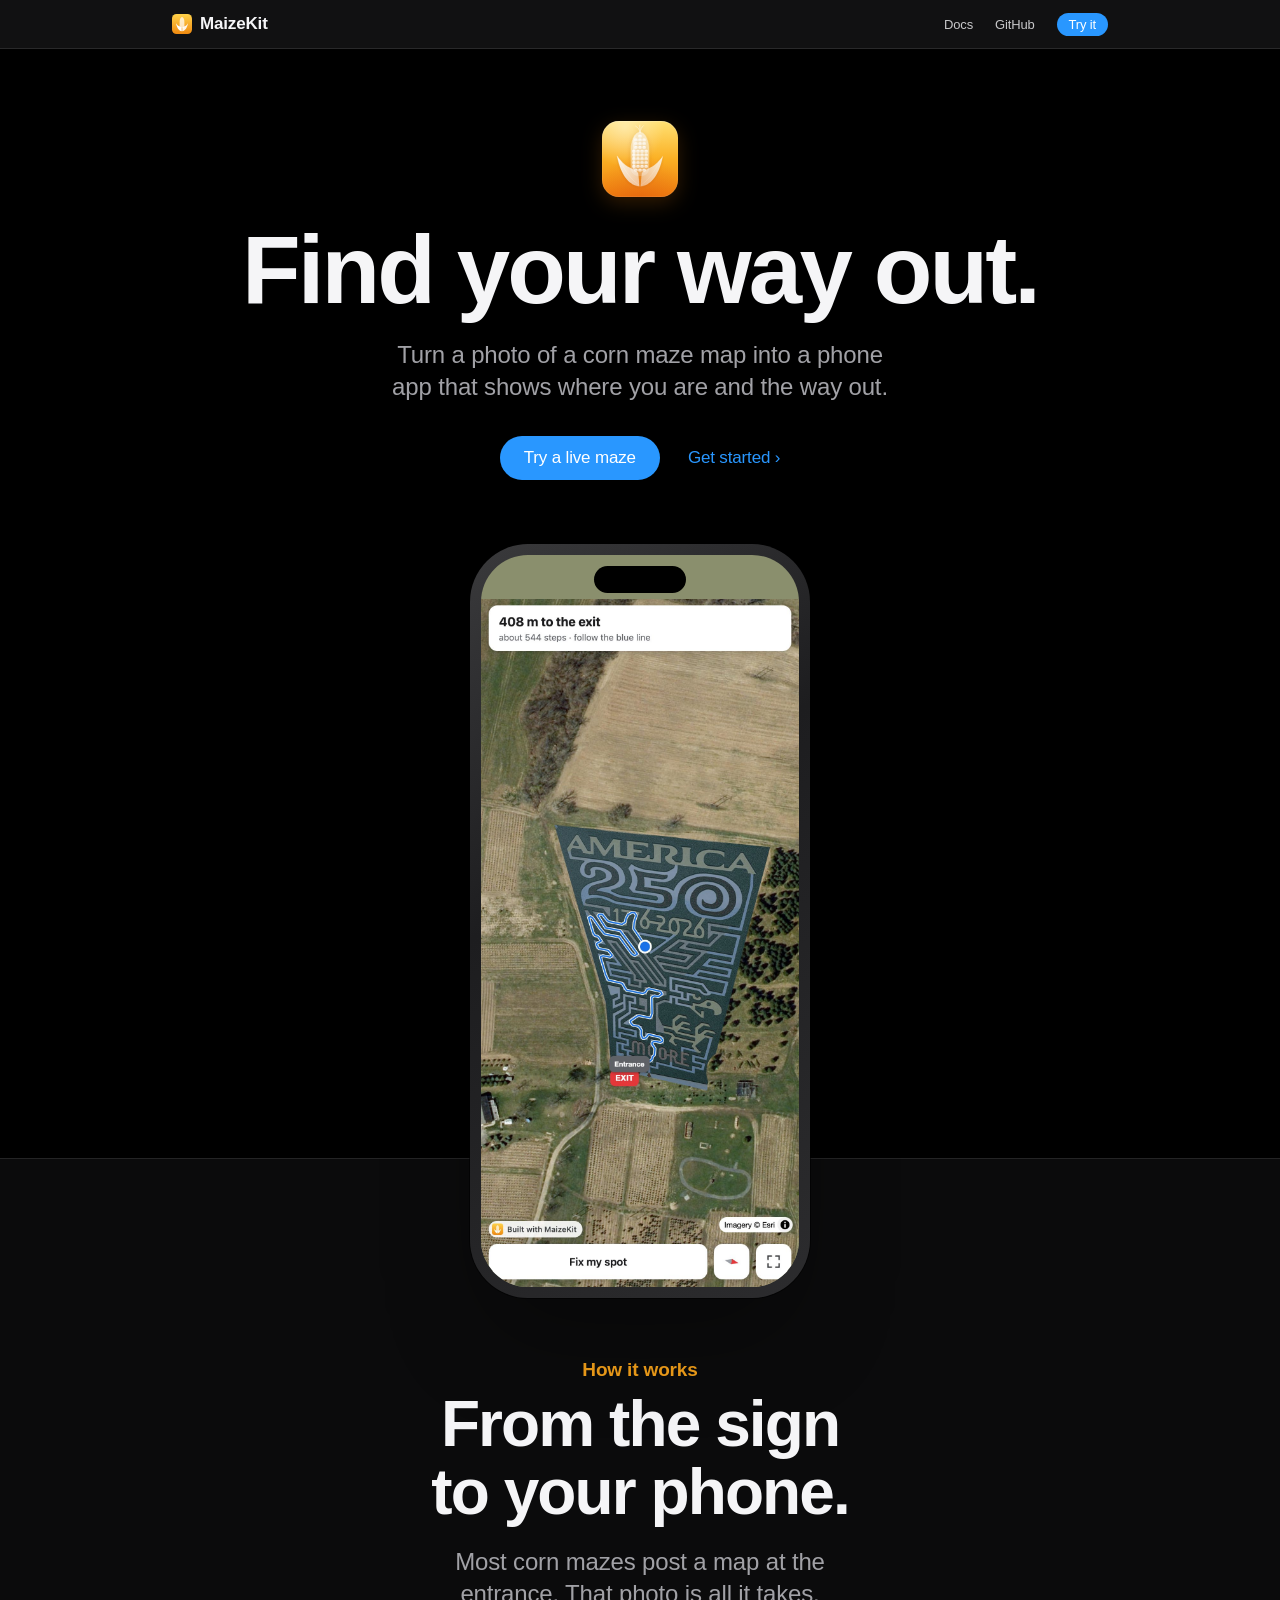
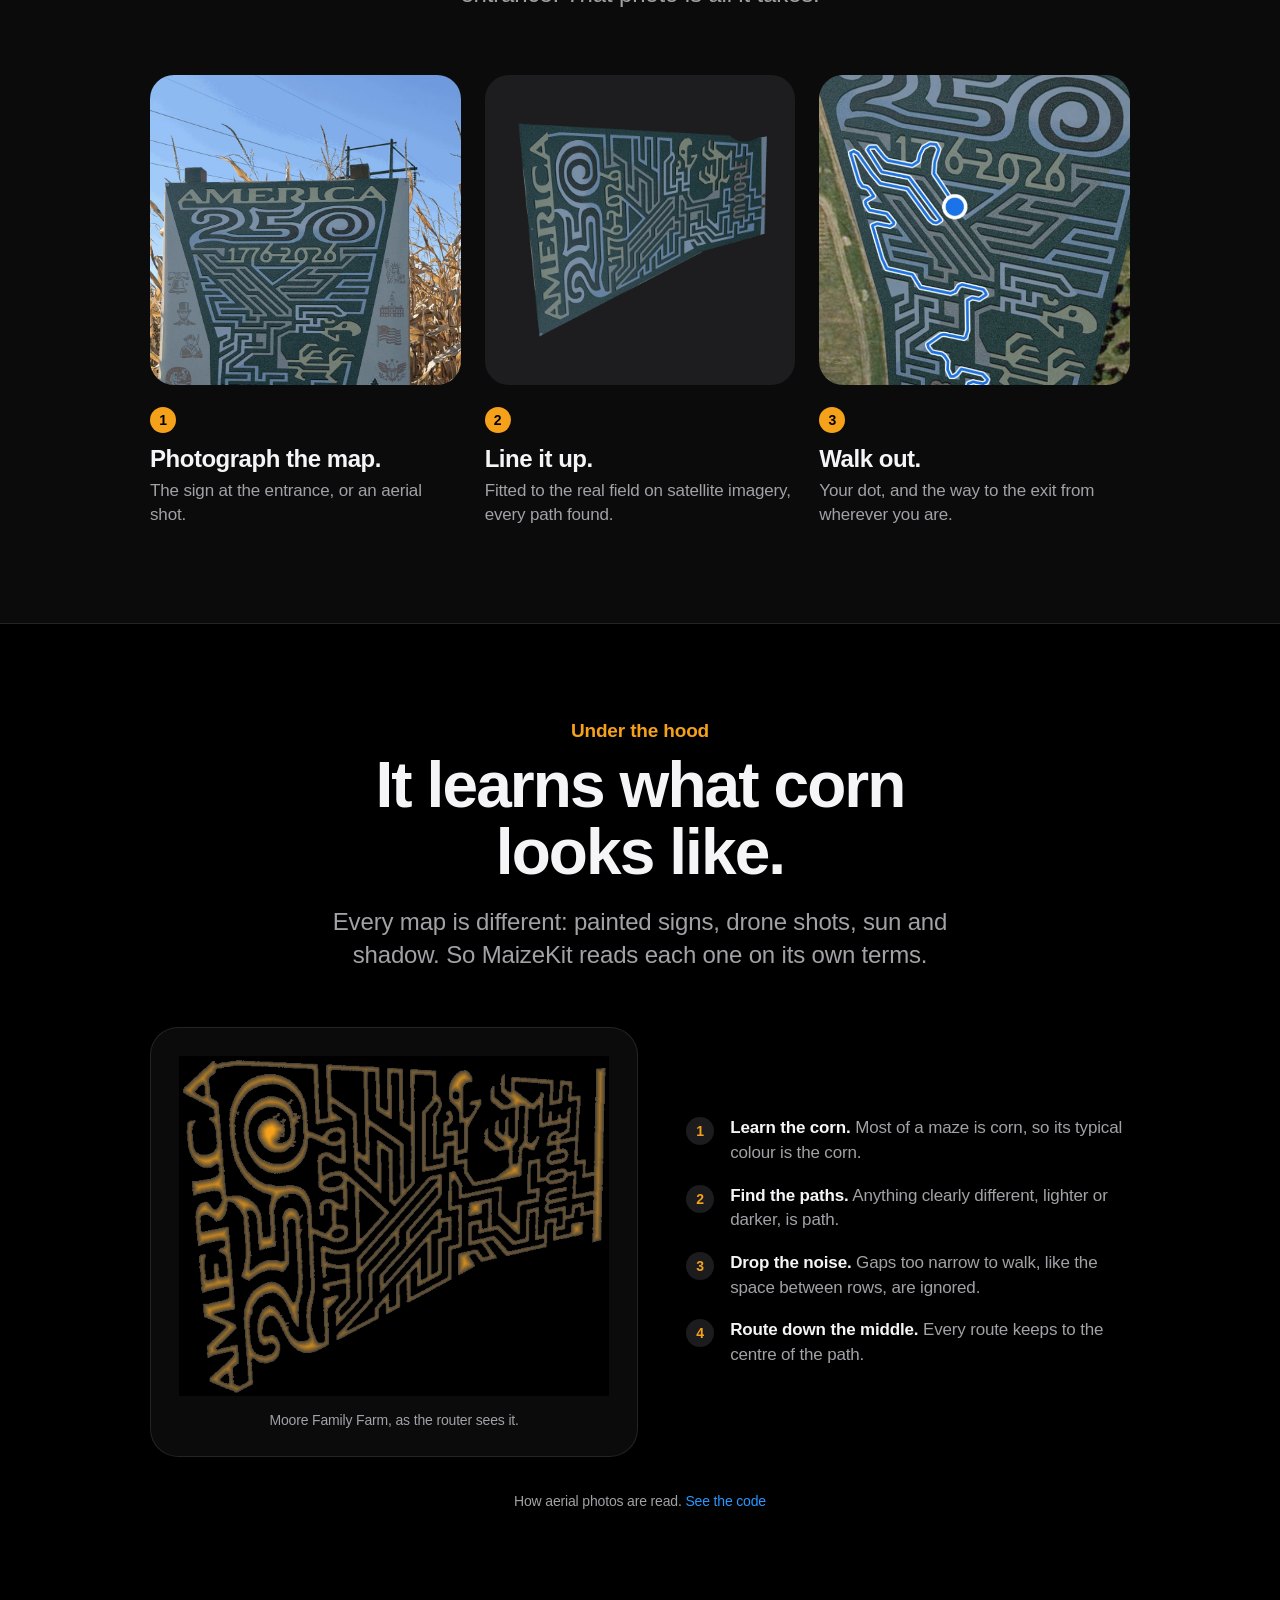
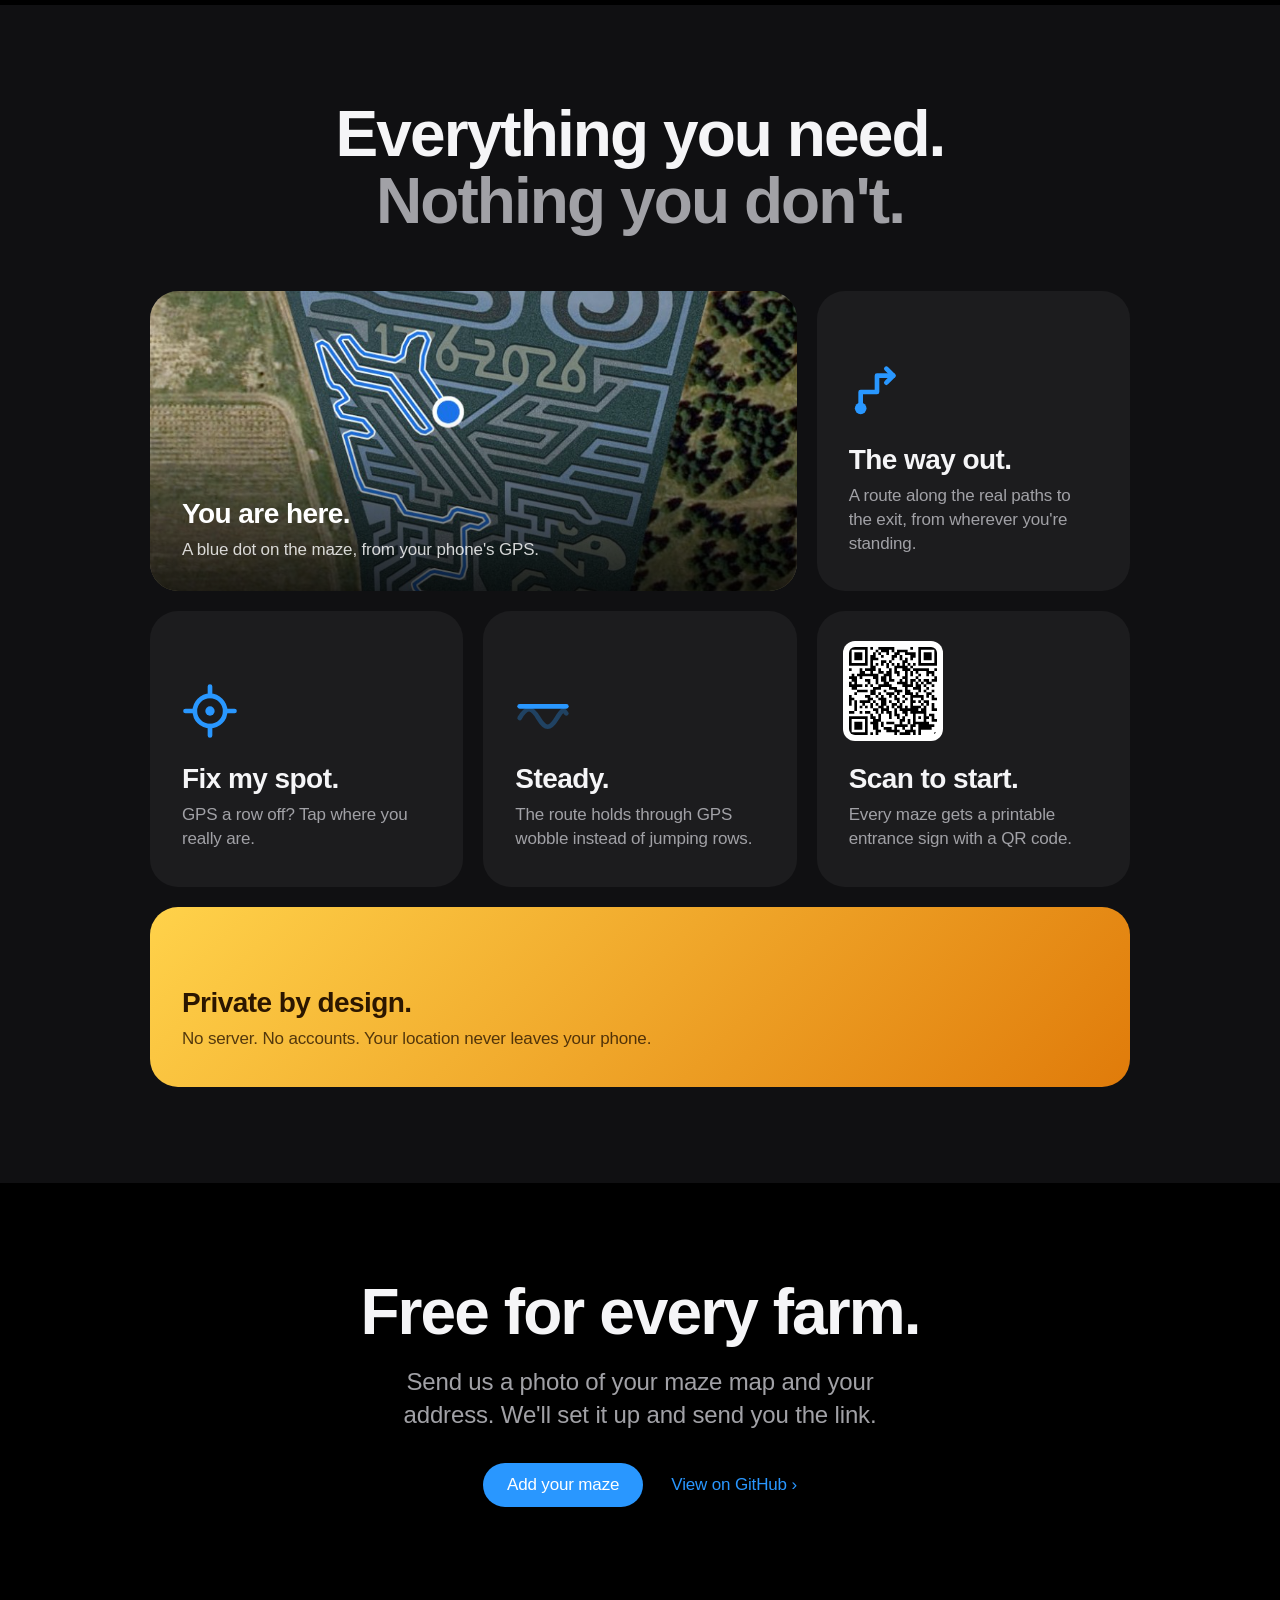
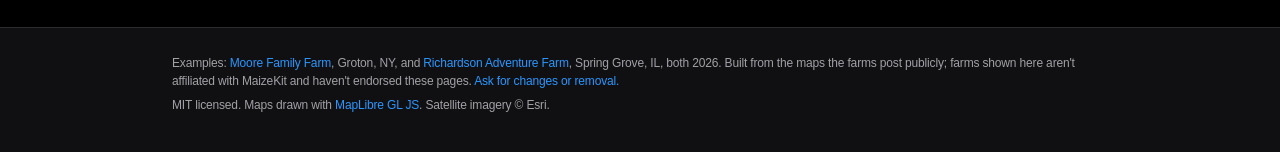
<file: index.html>
<!DOCTYPE html><html lang="en"><head><meta charset="utf-8"><meta name="theme-color" content="#000000"><meta name="viewport" content="width=device-width, initial-scale=1"><title>MaizeKit</title><meta name="description" content="Turn a photo of a corn maze map into a phone app that shows where you are and the way out."><meta property="og:type" content="website"><meta property="og:url" content="https://maizekit.github.io/"><meta property="og:title" content="MaizeKit"><meta property="og:description" content="Turn a photo of a corn maze map into a phone app that shows where you are and the way out."><meta property="og:image" content="https://maizekit.github.io/brand/og.png"><meta property="og:image:width" content="1200"><meta property="og:image:height" content="630"><meta name="twitter:card" content="summary_large_image"><link rel="icon" href="/brand/maizekit-favicon.svg" type="image/svg+xml"><link rel="apple-touch-icon" href="/brand/maizekit-icon-512.png"><link rel="stylesheet" href="/_astro/index.DeC4rI5A.css"><script type="module" src="/_astro/page.cNngjUgL.js"></script></head><body><nav class="nav"><div class="nav-inner"><a class="brand" href="/"><img src="/brand/maizekit-favicon.svg" alt="" width="20" height="20">MaizeKit</a><div class="nav-links"><a href="/docs/">Docs</a><a href="https://github.com/MaizeKit/MaizeKit">GitHub</a><a class="nav-cta" href="/m/moore-family-farm/">Try it</a></div></div></nav><main><section class="hero"><img class="hero-icon" src="/brand/maizekit-icon.svg" alt="" width="76" height="76"><h1>Find your way out.</h1><p class="lede">Turn a photo of a corn maze map into a phone app that shows where you are and the way out.</p><div class="ctas"><a class="btn" href="/m/moore-family-farm/">Try a live maze</a><a class="more" href="/docs/">Get started</a></div><div class="phone"><div class="screen"><i class="island"></i><img src="/brand/app-phone.jpg" alt="MaizeKit on an iPhone: a corn maze on satellite imagery, a blue dot and a blue route to the exit, 408 m away" width="1000" height="2166"></div></div></section><section class="dark"><p class="eyebrow">How it works</p><h2>From the sign<br>to your phone.</h2><p class="sub">Most corn mazes post a map at the entrance. That photo is all it takes.</p><ol class="steps"><li><div class="frame"><img src="/brand/sign-photo.jpg" alt="The America 250 maze map on a sign at the entrance to Moore Family Farm's corn maze" width="900" height="1173" loading="lazy"></div><b>1</b><h3>Photograph the map.</h3><p>The sign at the entrance, or an aerial shot.</p></li><li><div class="frame"><img src="/brand/maze-overlay.webp" alt="The maze map straightened and fitted to the shape of the field" width="1408" height="1248" loading="lazy"></div><b>2</b><h3>Line it up.</h3><p>Fitted to the real field on satellite imagery, every path found.</p></li><li><div class="frame"><img src="/brand/tile-route.jpg" alt="A blue route through the maze from a blue dot to the exit" width="900" height="540" loading="lazy"></div><b>3</b><h3>Walk out.</h3><p>Your dot, and the way to the exit from wherever you are.</p></li></ol></section><section class="science"><p class="eyebrow">Under the hood</p><h2>It learns what corn<br>looks like.</h2><p class="sub">Every map is different: painted signs, drone shots, sun and shadow. So MaizeKit reads each one on its own terms.</p><div class="sci"><figure class="sci-fig"><img src="/brand/paths-moore.png" alt="Moore Family Farm's maze as MaizeKit sees it: every path in gold, brighter toward the middle of each path" width="1240" height="980" loading="lazy"><figcaption>Moore Family Farm, as the router sees it.</figcaption></figure><ol class="sci-steps"><li><b>Learn the corn.</b> Most of a maze is corn, so its typical colour is the corn.</li><li><b>Find the paths.</b> Anything clearly different, lighter or darker, is path.</li><li><b>Drop the noise.</b> Gaps too narrow to walk, like the space between rows, are ignored.</li><li><b>Route down the middle.</b> Every route keeps to the centre of the path.</li></ol></div><p class="sci-note">How aerial photos are read. <a href="/docs/reference/">See the code</a></p></section><section class="features"><h2>Everything you need.<br><span>Nothing you don't.</span></h2><div class="grid"><div class="tile wide media"><img src="/brand/tile-route.jpg" alt="" width="900" height="540" loading="lazy"><div class="cap"><h3>You are here.</h3><p>A blue dot on the maze, from your phone's GPS.</p></div></div><div class="tile"><svg class="glyph" viewBox="0 0 48 48" aria-hidden="true"><path d="M10 38V24h14V10h14" fill="none" stroke="currentColor" stroke-width="4" stroke-linecap="round" stroke-linejoin="round"></path><path d="M32 4l6 6-6 6" fill="none" stroke="currentColor" stroke-width="4" stroke-linecap="round" stroke-linejoin="round"></path><circle cx="10" cy="38" r="5" fill="currentColor"></circle></svg><h3>The way out.</h3><p>A route along the real paths to the exit, from wherever you're standing.</p></div><div class="tile"><svg class="glyph" viewBox="0 0 48 48" aria-hidden="true"><circle cx="24" cy="24" r="13" fill="none" stroke="currentColor" stroke-width="4"></circle><circle cx="24" cy="24" r="4" fill="currentColor"></circle><path d="M24 3v8M24 37v8M3 24h8M37 24h8" stroke="currentColor" stroke-width="4" stroke-linecap="round"></path></svg><h3>Fix my spot.</h3><p>GPS a row off? Tap where you really are.</p></div><div class="tile"><svg class="glyph" viewBox="0 0 48 48" aria-hidden="true"><path d="M4 30c6-10 10-10 16 0s10 10 16 0 6-6 8-4" fill="none" stroke="currentColor" stroke-width="4" stroke-linecap="round" opacity=".3"></path><path d="M4 20h40" stroke="currentColor" stroke-width="4" stroke-linecap="round"></path></svg><h3>Steady.</h3><p>The route holds through GPS wobble instead of jumping rows.</p></div><div class="tile qr"><img src="/brand/qr-moore.svg" alt="QR code for the Moore Family Farm maze" width="96" height="96" loading="lazy"><h3>Scan to start.</h3><p>Every maze gets a printable entrance sign with a QR code.</p></div><div class="tile full accent"><h3>Private by design.</h3><p>No server. No accounts. Your location never leaves your phone.</p></div></div></section><section class="close"><h2>Free for every farm.</h2><p class="sub">Send us a photo of your maze map and your address. We'll set it up and send you the link.</p><div class="ctas"><a class="btn" href="https://github.com/MaizeKit/MaizeKit/issues/new?template=add-maze.yml">Add your maze</a><a class="more" href="https://github.com/MaizeKit/MaizeKit">View on GitHub</a></div></section></main><footer><div class="foot"><p>Examples: <a href="/m/moore-family-farm/">Moore Family Farm</a>, Groton, NY, and <a href="/m/richardson-adventure-farm/">Richardson Adventure Farm</a>, Spring Grove, IL, both 2026. Built from the maps the farms post publicly; farms shown here aren't affiliated with MaizeKit and haven't endorsed these pages. <a href="https://github.com/MaizeKit/MaizeKit/issues/new?template=add-maze.yml">Ask for changes or removal.</a></p><p>MIT licensed. Maps drawn with <a href="https://maplibre.org/">MapLibre GL JS</a>. Satellite imagery © Esri.</p></div></footer></body></html>
</file>
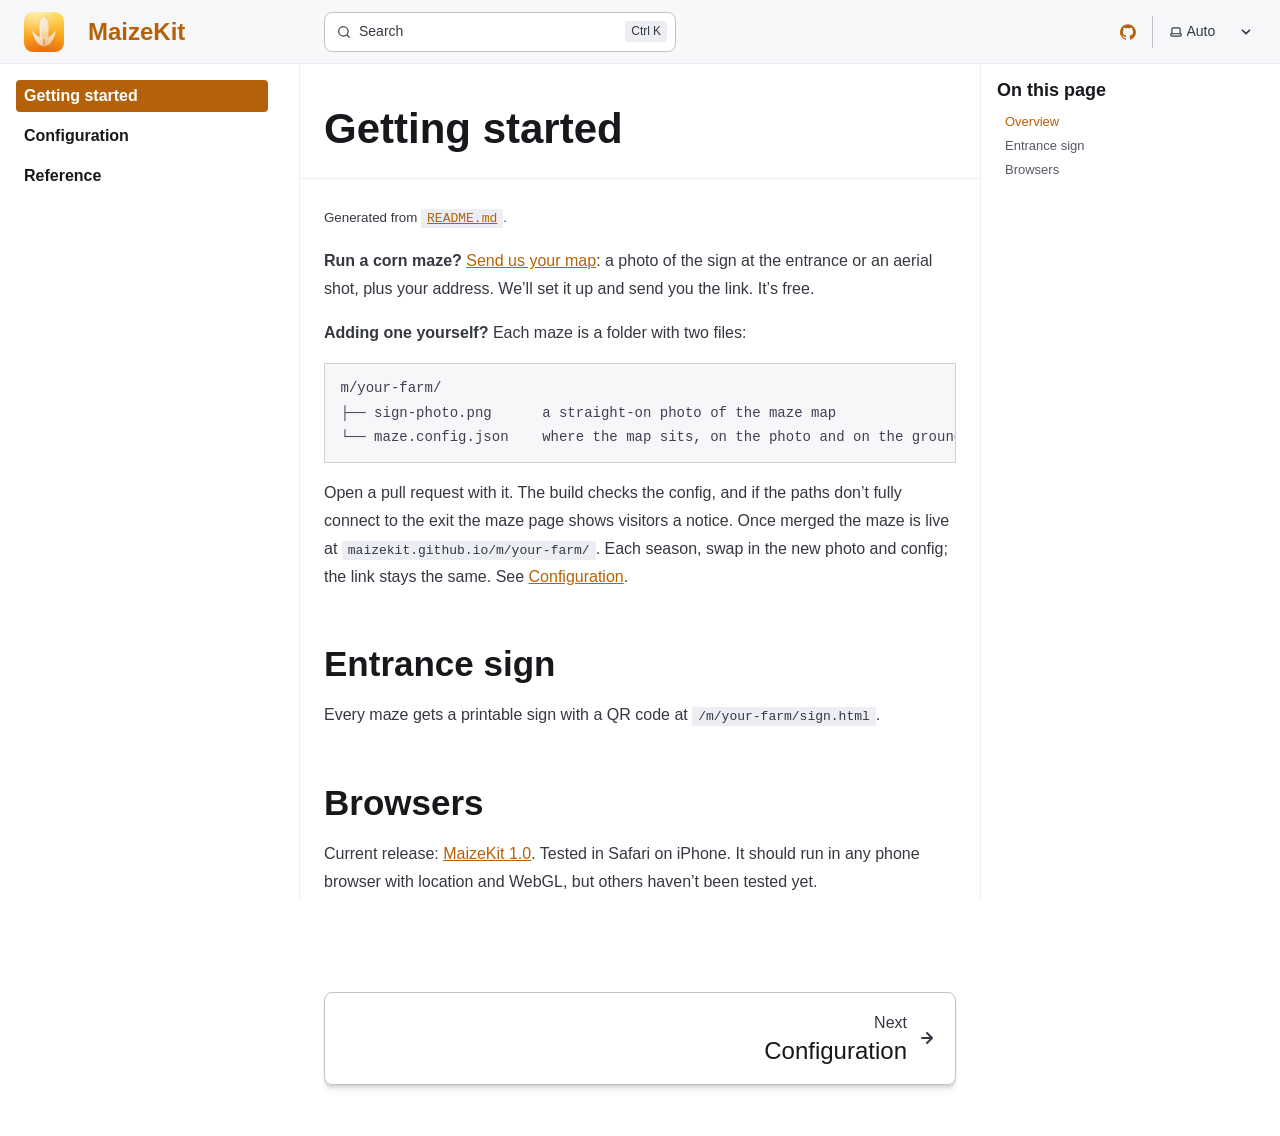
<file: docs/index.html>
<!DOCTYPE html><html lang="en" dir="ltr" data-theme="dark" data-has-toc data-has-sidebar class="astro-g5ptsecz"><head><meta charset="utf-8"/><meta name="viewport" content="width=device-width, initial-scale=1"/><title>Getting started | MaizeKit</title><link rel="canonical" href="https://maizekit.github.io/docs/"/><link rel="sitemap" href="/sitemap-index.xml"/><link rel="shortcut icon" href="/favicon.svg" type="image/svg+xml"/><meta name="generator" content="Astro v7.4.2"/><meta name="generator" content="Starlight v0.42.7"/><meta property="og:title" content="Getting started"/><meta property="og:type" content="article"/><meta property="og:url" content="https://maizekit.github.io/docs/"/><meta property="og:locale" content="en"/><meta property="og:description" content="Turn a photo of a corn maze map into a phone app that shows where you are and the way out."/><meta property="og:site_name" content="MaizeKit"/><meta name="description" content="Turn a photo of a corn maze map into a phone app that shows where you are and the way out."/><meta property="og:image" content="https://maizekit.github.io/brand/og.png"/><meta property="og:image:width" content="1200"/><meta property="og:image:height" content="630"/><meta name="twitter:card" content="summary_large_image"/><script>
	window.StarlightThemeProvider = (() => {
		const storedTheme =
			typeof localStorage !== 'undefined' && localStorage.getItem('starlight-theme');
		const theme =
			storedTheme ||
			(window.matchMedia('(prefers-color-scheme: light)').matches ? 'light' : 'dark');
		document.documentElement.dataset.theme = theme === 'light' ? 'light' : 'dark';
		return {
			updatePickers(theme = storedTheme || 'auto') {
				document.querySelectorAll('starlight-theme-select').forEach((picker) => {
					const select = picker.querySelector('select');
					if (select) select.value = theme;
					/** @type {HTMLTemplateElement | null} */
					const tmpl = document.querySelector(`#theme-icons`);
					const newIcon = tmpl && tmpl.content.querySelector('.' + theme);
					if (newIcon) {
						const oldIcon = picker.querySelector('svg.label-icon');
						if (oldIcon) {
							oldIcon.replaceChildren(...newIcon.cloneNode(true).childNodes);
						}
					}
				});
			},
		};
	})();
</script><template id="theme-icons"><svg aria-hidden="true" class="light astro-hkc32dio" width="16" height="16" viewBox="0 0 24 24" fill="currentColor" style="--sl-icon-size: 1em;"><path d="M5 12a1 1 0 0 0-1-1H3a1 1 0 0 0 0 2h1a1 1 0 0 0 1-1Zm.64 5-.71.71a1 1 0 0 0 0 1.41 1 1 0 0 0 1.41 0l.71-.71A1 1 0 0 0 5.64 17ZM12 5a1 1 0 0 0 1-1V3a1 1 0 0 0-2 0v1a1 1 0 0 0 1 1Zm5.66 2.34a1 1 0 0 0 .7-.29l.71-.71a1 1 0 1 0-1.41-1.41l-.66.71a1 1 0 0 0 0 1.41 1 1 0 0 0 .66.29Zm-12-.29a1 1 0 0 0 1.41 0 1 1 0 0 0 0-1.41l-.71-.71a1.004 1.004 0 1 0-1.43 1.41l.73.71ZM21 11h-1a1 1 0 0 0 0 2h1a1 1 0 0 0 0-2Zm-2.64 6A1 1 0 0 0 17 18.36l.71.71a1 1 0 0 0 1.41 0 1 1 0 0 0 0-1.41l-.76-.66ZM12 6.5a5.5 5.5 0 1 0 5.5 5.5A5.51 5.51 0 0 0 12 6.5Zm0 9a3.5 3.5 0 1 1 0-7 3.5 3.5 0 0 1 0 7Zm0 3.5a1 1 0 0 0-1 1v1a1 1 0 0 0 2 0v-1a1 1 0 0 0-1-1Z"/></svg><svg aria-hidden="true" class="dark astro-hkc32dio" width="16" height="16" viewBox="0 0 24 24" fill="currentColor" style="--sl-icon-size: 1em;"><path d="M21.64 13a1 1 0 0 0-1.05-.14 8.049 8.049 0 0 1-3.37.73 8.15 8.15 0 0 1-8.14-8.1 8.59 8.59 0 0 1 .25-2A1 1 0 0 0 8 2.36a10.14 10.14 0 1 0 14 11.69 1 1 0 0 0-.36-1.05Zm-9.5 6.69A8.14 8.14 0 0 1 7.08 5.22v.27a10.15 10.15 0 0 0 10.14 10.14 9.784 9.784 0 0 0 2.1-.22 8.11 8.11 0 0 1-7.18 4.32v-.04Z"/></svg><svg aria-hidden="true" class="auto astro-hkc32dio" width="16" height="16" viewBox="0 0 24 24" fill="currentColor" style="--sl-icon-size: 1em;"><path d="M21 14h-1V7a3 3 0 0 0-3-3H7a3 3 0 0 0-3 3v7H3a1 1 0 0 0-1 1v2a3 3 0 0 0 3 3h14a3 3 0 0 0 3-3v-2a1 1 0 0 0-1-1ZM6 7a1 1 0 0 1 1-1h10a1 1 0 0 1 1 1v7H6V7Zm14 10a1 1 0 0 1-1 1H5a1 1 0 0 1-1-1v-1h16v1Z"/></svg></template><link rel="stylesheet" href="/_astro/print.ehPL0gv-.css" media="print"><link rel="stylesheet" href="/_astro/common.WvOUWNIp.css"><script type="module" src="/_astro/page.cNngjUgL.js"></script></head><body class="astro-g5ptsecz"><a class="sl-skip-link astro-qb7clj6f" href="#_top">Skip to content</a><div class="page sl-flex astro-yntsjkba"><header class="header astro-yntsjkba"><div class="header astro-by6fddyj"><div class="title-wrapper sl-flex astro-by6fddyj"><a href="/" class="site-title sl-flex astro-6rvad3va"><img class="astro-6rvad3va" alt src="/_astro/maizekit-icon.CgeMKw0E.svg" width="1024" height="1024"><span class="astro-6rvad3va" translate="no">MaizeKit</span></a></div><div class="sl-flex print:hidden astro-by6fddyj"><site-search class="astro-by6fddyj astro-b5kgnn7o" data-translations="{&quot;placeholder&quot;:&quot;Search&quot;}"><button data-open-modal disabled aria-label="Search" aria-keyshortcuts="Control+K" class="astro-b5kgnn7o"><svg aria-hidden="true" class="astro-b5kgnn7o astro-hkc32dio" width="16" height="16" viewBox="0 0 24 24" fill="currentColor" style="--sl-icon-size: 1em;"><path d="M21.71 20.29 18 16.61A9 9 0 1 0 16.61 18l3.68 3.68a.999.999 0 0 0 1.42 0 1 1 0 0 0 0-1.39ZM11 18a7 7 0 1 1 0-14 7 7 0 0 1 0 14Z"/></svg><span class="sl-hidden md:sl-block astro-b5kgnn7o" aria-hidden="true">Search</span><kbd class="sl-hidden md:sl-flex astro-b5kgnn7o" style="display: none;"><kbd class="astro-b5kgnn7o">Ctrl</kbd><kbd class="astro-b5kgnn7o">K</kbd></kbd></button><dialog style="padding:0" aria-label="Search" class="astro-b5kgnn7o"><div class="dialog-frame sl-flex astro-b5kgnn7o"><button data-close-modal class="sl-flex md:sl-hidden astro-b5kgnn7o">Cancel</button><div class="search-container astro-b5kgnn7o"><div id="starlight__search" class="astro-b5kgnn7o"></div></div></div></dialog></site-search><script>
	(() => {
		const openBtn = document.querySelector('button[data-open-modal]');
		const shortcut = openBtn?.querySelector('kbd');
		if (!openBtn || !(shortcut instanceof HTMLElement)) return;
		const platformKey = shortcut.querySelector('kbd');
		if (platformKey && /(Mac|iPhone|iPod|iPad)/i.test(navigator.platform)) {
			platformKey.textContent = '⌘';
			openBtn.setAttribute('aria-keyshortcuts', 'Meta+K');
		}
		shortcut.style.display = '';
	})();
</script><script type="module" src="/_astro/Search.astro_astro_type_script_index_0_lang.Djc9ZKGJ.js"></script></div><div class="sl-hidden md:sl-flex print:hidden right-group astro-by6fddyj"><div class="sl-flex social-icons astro-by6fddyj"><a href="https://github.com/MaizeKit/MaizeKit" rel="me" class="sl-flex astro-n2mnl6yq"><span class="sr-only astro-n2mnl6yq">GitHub</span><svg aria-hidden="true" class="astro-n2mnl6yq astro-hkc32dio" width="16" height="16" viewBox="0 0 24 24" fill="currentColor" style="--sl-icon-size: 1em;"><path d="M12 .3a12 12 0 0 0-3.8 23.38c.6.12.83-.26.83-.57L9 21.07c-3.34.72-4.04-1.61-4.04-1.61-.55-1.39-1.34-1.76-1.34-1.76-1.08-.74.09-.73.09-.73 1.2.09 1.83 1.24 1.83 1.24 1.08 1.83 2.81 1.3 3.5 1 .1-.78.42-1.31.76-1.61-2.67-.3-5.47-1.33-5.47-5.93 0-1.31.47-2.38 1.24-3.22-.14-.3-.54-1.52.1-3.18 0 0 1-.32 3.3 1.23a11.5 11.5 0 0 1 6 0c2.28-1.55 3.29-1.23 3.29-1.23.64 1.66.24 2.88.12 3.18a4.65 4.65 0 0 1 1.23 3.22c0 4.61-2.8 5.63-5.48 5.92.42.36.81 1.1.81 2.22l-.01 3.29c0 .31.2.69.82.57A12 12 0 0 0 12 .3Z"/></svg></a></div><starlight-theme-select><label style="--sl-select-width: 6.25em" class="astro-2z5xp7gb"><span class="sr-only astro-2z5xp7gb">Select theme</span><svg aria-hidden="true" class="icon label-icon astro-2z5xp7gb astro-hkc32dio" width="16" height="16" viewBox="0 0 24 24" fill="currentColor" style="--sl-icon-size: 1em;"><path d="M21 14h-1V7a3 3 0 0 0-3-3H7a3 3 0 0 0-3 3v7H3a1 1 0 0 0-1 1v2a3 3 0 0 0 3 3h14a3 3 0 0 0 3-3v-2a1 1 0 0 0-1-1ZM6 7a1 1 0 0 1 1-1h10a1 1 0 0 1 1 1v7H6V7Zm14 10a1 1 0 0 1-1 1H5a1 1 0 0 1-1-1v-1h16v1Z"/></svg><select autocomplete="off" class="astro-2z5xp7gb"><option value="dark" class="astro-2z5xp7gb">Dark</option><option value="light" class="astro-2z5xp7gb">Light</option><option value="auto" selected class="astro-2z5xp7gb">Auto</option></select><svg aria-hidden="true" class="icon caret astro-2z5xp7gb astro-hkc32dio" width="16" height="16" viewBox="0 0 24 24" fill="currentColor" style="--sl-icon-size: 1em;"><path d="M17 9.17a1 1 0 0 0-1.41 0L12 12.71 8.46 9.17a1 1 0 1 0-1.41 1.42l4.24 4.24a1.002 1.002 0 0 0 1.42 0L17 10.59a1.002 1.002 0 0 0 0-1.42Z"/></svg></label></starlight-theme-select><script>
	StarlightThemeProvider.updatePickers();
</script><script type="module">var e=`starlight-theme`,t=e=>e===`auto`||e===`dark`||e===`light`?e:`auto`,n=()=>t(typeof localStorage<`u`&&localStorage.getItem(e));function r(t){typeof localStorage<`u`&&localStorage.setItem(e,t===`light`||t===`dark`?t:``)}var i=()=>matchMedia(`(prefers-color-scheme: light)`).matches?`light`:`dark`;function a(e){StarlightThemeProvider.updatePickers(e),document.documentElement.dataset.theme=e===`auto`?i():e,r(e)}matchMedia(`(prefers-color-scheme: light)`).addEventListener(`change`,()=>{n()===`auto`&&a(`auto`)});var o=class extends HTMLElement{constructor(){super(),a(n()),this.querySelector(`select`)?.addEventListener(`change`,e=>{e.currentTarget instanceof HTMLSelectElement&&a(t(e.currentTarget.value))})}};customElements.define(`starlight-theme-select`,o);</script><script type="module">var e=class extends HTMLElement{constructor(){super();let e=this.querySelector(`select`);e&&(e.addEventListener(`change`,e=>{e.currentTarget instanceof HTMLSelectElement&&(window.location.pathname=e.currentTarget.value)}),window.addEventListener(`pageshow`,t=>{if(!t.persisted)return;let n=e.querySelector(`option[selected]`)?.index;n!==e.selectedIndex&&(e.selectedIndex=n??0)}))}};customElements.define(`starlight-lang-select`,e);</script></div></div></header><nav class="sidebar print:hidden astro-yntsjkba" aria-label="Main"><button popovertarget="starlight__sidebar" class="sl-menu-button sl-flex md:sl-hidden print:hidden astro-r2osgdlg"><svg aria-hidden="true" class="open-menu astro-r2osgdlg astro-hkc32dio" width="16" height="16" viewBox="0 0 24 24" fill="currentColor" style="--sl-icon-size: 1em;"><path d="M3 8h18a1 1 0 1 0 0-2H3a1 1 0 0 0 0 2Zm18 8H3a1 1 0 0 0 0 2h18a1 1 0 0 0 0-2Zm0-5H3a1 1 0 0 0 0 2h18a1 1 0 0 0 0-2Z"/></svg><svg aria-hidden="true" class="close-menu astro-r2osgdlg astro-hkc32dio" width="16" height="16" viewBox="0 0 24 24" fill="currentColor" style="--sl-icon-size: 1em;"><path d="m13.41 12 6.3-6.29a1.004 1.004 0 1 0-1.42-1.42L12 10.59l-6.29-6.3a1.004 1.004 0 0 0-1.42 1.42l6.3 6.29-6.3 6.29a1 1 0 0 0 0 1.42.998.998 0 0 0 1.42 0l6.29-6.3 6.29 6.3a.999.999 0 0 0 1.42 0 1 1 0 0 0 0-1.42L13.41 12Z"/></svg><span class="sr-only astro-r2osgdlg">Menu</span></button><script type="module">var e=class extends HTMLElement{constructor(){super();let e=matchMedia(`(min-width: 50em)`),t=()=>{this.popover=e.matches?null:`auto`};t(),e.addEventListener(`change`,()=>t()),this.addEventListener(`toggle`,({newState:e})=>this.trapFocus(e===`open`))}trapFocus(e){document.querySelectorAll(`.main-frame, .sl-skip-link`).forEach(t=>{t.toggleAttribute(`inert`,e)})}};customElements.define(`sl-sidebar-pane`,e);</script><sl-sidebar-pane popover id="starlight__sidebar" class="sidebar-pane astro-yntsjkba"><div class="sidebar-content sl-flex astro-yntsjkba"><sl-sidebar-state-persist data-hash="0n6x5yi" class="astro-ipdry5cl"><script aria-hidden="true">
		(() => {
			try {
				if (!matchMedia('(min-width: 50em)').matches) return;
				/** @type {HTMLElement | null} */
				const target = document.querySelector('sl-sidebar-state-persist');
				const state = JSON.parse(sessionStorage.getItem('sl-sidebar-state') || '0');
				if (!target || !state || target.dataset.hash !== state.hash) return;
				window._starlightScrollRestore = state.scroll;
				customElements.define(
					'sl-sidebar-restore',
					class SidebarRestore extends HTMLElement {
						connectedCallback() {
							try {
								const idx = parseInt(this.dataset.index || '');
								const details = this.closest('details');
								if (details && typeof state.open[idx] === 'boolean') details.open = state.open[idx];
							} catch {}
						}
					}
				);
			} catch {}
		})();
	</script><ul class="top-level astro-rmhv4bp6"><li class="astro-rmhv4bp6"><a href="/docs/" aria-current="page" class="large astro-rmhv4bp6"><span class="astro-rmhv4bp6">Getting started</span></a></li><li class="astro-rmhv4bp6"><a href="/docs/configuration/" class="large astro-rmhv4bp6"><span class="astro-rmhv4bp6">Configuration</span></a></li><li class="astro-rmhv4bp6"><a href="/docs/reference/" class="large astro-rmhv4bp6"><span class="astro-rmhv4bp6">Reference</span></a></li></ul><script aria-hidden="true">
		(() => {
			const scroller = document.getElementById('starlight__sidebar');
			if (!window._starlightScrollRestore || !scroller) return;
			scroller.scrollTop = window._starlightScrollRestore;
			delete window._starlightScrollRestore;
		})();
	</script></sl-sidebar-state-persist><div class="md:sl-hidden"><div class="mobile-preferences sl-flex astro-p4azlveh"><div class="social-icons astro-p4azlveh"><a href="https://github.com/MaizeKit/MaizeKit" rel="me" class="sl-flex astro-n2mnl6yq"><span class="sr-only astro-n2mnl6yq">GitHub</span><svg aria-hidden="true" class="astro-n2mnl6yq astro-hkc32dio" width="16" height="16" viewBox="0 0 24 24" fill="currentColor" style="--sl-icon-size: 1em;"><path d="M12 .3a12 12 0 0 0-3.8 23.38c.6.12.83-.26.83-.57L9 21.07c-3.34.72-4.04-1.61-4.04-1.61-.55-1.39-1.34-1.76-1.34-1.76-1.08-.74.09-.73.09-.73 1.2.09 1.83 1.24 1.83 1.24 1.08 1.83 2.81 1.3 3.5 1 .1-.78.42-1.31.76-1.61-2.67-.3-5.47-1.33-5.47-5.93 0-1.31.47-2.38 1.24-3.22-.14-.3-.54-1.52.1-3.18 0 0 1-.32 3.3 1.23a11.5 11.5 0 0 1 6 0c2.28-1.55 3.29-1.23 3.29-1.23.64 1.66.24 2.88.12 3.18a4.65 4.65 0 0 1 1.23 3.22c0 4.61-2.8 5.63-5.48 5.92.42.36.81 1.1.81 2.22l-.01 3.29c0 .31.2.69.82.57A12 12 0 0 0 12 .3Z"/></svg></a></div><starlight-theme-select><label style="--sl-select-width: 6.25em" class="astro-2z5xp7gb"><span class="sr-only astro-2z5xp7gb">Select theme</span><svg aria-hidden="true" class="icon label-icon astro-2z5xp7gb astro-hkc32dio" width="16" height="16" viewBox="0 0 24 24" fill="currentColor" style="--sl-icon-size: 1em;"><path d="M21 14h-1V7a3 3 0 0 0-3-3H7a3 3 0 0 0-3 3v7H3a1 1 0 0 0-1 1v2a3 3 0 0 0 3 3h14a3 3 0 0 0 3-3v-2a1 1 0 0 0-1-1ZM6 7a1 1 0 0 1 1-1h10a1 1 0 0 1 1 1v7H6V7Zm14 10a1 1 0 0 1-1 1H5a1 1 0 0 1-1-1v-1h16v1Z"/></svg><select autocomplete="off" class="astro-2z5xp7gb"><option value="dark" class="astro-2z5xp7gb">Dark</option><option value="light" class="astro-2z5xp7gb">Light</option><option value="auto" selected class="astro-2z5xp7gb">Auto</option></select><svg aria-hidden="true" class="icon caret astro-2z5xp7gb astro-hkc32dio" width="16" height="16" viewBox="0 0 24 24" fill="currentColor" style="--sl-icon-size: 1em;"><path d="M17 9.17a1 1 0 0 0-1.41 0L12 12.71 8.46 9.17a1 1 0 1 0-1.41 1.42l4.24 4.24a1.002 1.002 0 0 0 1.42 0L17 10.59a1.002 1.002 0 0 0 0-1.42Z"/></svg></label></starlight-theme-select><script>
	StarlightThemeProvider.updatePickers();
</script></div></div></div></sl-sidebar-pane></nav><div class="main-frame astro-yntsjkba"><script type="module">var e=document.getElementById(`starlight__sidebar`),t=e?.querySelector(`sl-sidebar-state-persist`),n=`sl-sidebar-state`,r=()=>{let r=[],i=t?.dataset.hash||``;try{let e=sessionStorage.getItem(n),t=JSON.parse(e||`{}`);Array.isArray(t.open)&&t.hash===i&&(r=t.open)}catch{}return{hash:i,open:r,scroll:e?.scrollTop||0}},i=e=>{try{sessionStorage.setItem(n,JSON.stringify(e))}catch{}},a=()=>i(r()),o=(e,t)=>{let n=r();n.open[t]=e,i(n)};t?.addEventListener(`click`,e=>{if(!(e.target instanceof Element))return;let t=e.target.closest(`summary`)?.closest(`details`);if(!t)return;let n=t.querySelector(`sl-sidebar-restore`),r=parseInt(n?.dataset.index||``);isNaN(r)||o(!t.open,r)}),addEventListener(`visibilitychange`,()=>{document.visibilityState===`hidden`&&a()});</script><div class="lg:sl-flex astro-lrzkfocr"><aside class="right-sidebar-container print:hidden astro-lrzkfocr"><div class="right-sidebar astro-lrzkfocr"><div class="lg:sl-hidden astro-qok35upx"><mobile-starlight-toc data-min-h="2" data-max-h="3" class="astro-66cqc7ze"><nav aria-labelledby="starlight__on-this-page--mobile" class="astro-66cqc7ze"><details id="starlight__mobile-toc" class="astro-66cqc7ze"><summary id="starlight__on-this-page--mobile" class="sl-flex astro-66cqc7ze"><span class="toggle sl-flex astro-66cqc7ze">On this page<svg aria-hidden="true" class="caret astro-66cqc7ze astro-hkc32dio" width="16" height="16" viewBox="0 0 24 24" fill="currentColor" style="--sl-icon-size: 1rem;"><path d="m14.83 11.29-4.24-4.24a1 1 0 1 0-1.42 1.41L12.71 12l-3.54 3.54a1 1 0 0 0 0 1.41 1 1 0 0 0 .71.29 1 1 0 0 0 .71-.29l4.24-4.24a1.002 1.002 0 0 0 0-1.42Z"/></svg></span><span class="display-current astro-66cqc7ze"></span></summary><div class="dropdown astro-66cqc7ze"><ul class="isMobile astro-jugkfwgx" style="--depth: 0;"><li style="--depth: 0;" class="astro-jugkfwgx"><a href="#_top" style="--depth: 0;" class="astro-jugkfwgx"><span style="--depth: 0;" class="astro-jugkfwgx">Overview</span></a></li><li style="--depth: 0;" class="astro-jugkfwgx"><a href="#entrance-sign" style="--depth: 0;" class="astro-jugkfwgx"><span style="--depth: 0;" class="astro-jugkfwgx">Entrance sign</span></a></li><li style="--depth: 0;" class="astro-jugkfwgx"><a href="#browsers" style="--depth: 0;" class="astro-jugkfwgx"><span style="--depth: 0;" class="astro-jugkfwgx">Browsers</span></a></li></ul></div></details></nav></mobile-starlight-toc><script type="module" src="/_astro/MobileTableOfContents.astro_astro_type_script_index_0_lang.C3fM4Kra.js"></script></div><div class="right-sidebar-panel sl-hidden lg:sl-block astro-qok35upx"><div class="sl-container astro-qok35upx"><starlight-toc data-min-h="2" data-max-h="3"><nav aria-labelledby="starlight__on-this-page"><h2 id="starlight__on-this-page">On this page</h2><ul class="astro-jugkfwgx" style="--depth: 0;"><li style="--depth: 0;" class="astro-jugkfwgx"><a href="#_top" style="--depth: 0;" class="astro-jugkfwgx"><span style="--depth: 0;" class="astro-jugkfwgx">Overview</span></a></li><li style="--depth: 0;" class="astro-jugkfwgx"><a href="#entrance-sign" style="--depth: 0;" class="astro-jugkfwgx"><span style="--depth: 0;" class="astro-jugkfwgx">Entrance sign</span></a></li><li style="--depth: 0;" class="astro-jugkfwgx"><a href="#browsers" style="--depth: 0;" class="astro-jugkfwgx"><span style="--depth: 0;" class="astro-jugkfwgx">Browsers</span></a></li></ul></nav></starlight-toc><script type="module" src="/_astro/TableOfContents.astro_astro_type_script_index_0_lang.BpJaGz7G.js"></script></div></div></div></aside><div class="main-pane astro-lrzkfocr"><main data-pagefind-body class="astro-g5ptsecz" lang="en" dir="ltr"><div class="content-panel astro-a7po4psb"><div class="sl-container astro-a7po4psb"><h1 id="_top" class="astro-bebwqqxs">Getting started</h1></div></div><div class="content-panel astro-a7po4psb"><div class="sl-container astro-a7po4psb"><div class="sl-markdown-content"><p><small>Generated from <a href="https://github.com/MaizeKit/MaizeKit/blob/main/README.md"><code dir="auto">README.md</code></a>.</small></p>
<p><strong>Run a corn maze?</strong> <a href="https://github.com/MaizeKit/MaizeKit/issues/new?template=add-maze.yml">Send us your map</a>:
a photo of the sign at the entrance or an aerial shot, plus your address. We’ll set it up
and send you the link. It’s free.</p>
<p><strong>Adding one yourself?</strong> Each maze is a folder with two files:</p>
<div class="expressive-code"><link rel="stylesheet" href="/_astro/ec.w36nc.css"><script type="module" src="/_astro/ec.0vx5m.js"></script><figure class="frame not-content"><figcaption class="header"></figcaption><pre data-language="plaintext"><code><div class="ec-line"><div class="code"><span style="--0:#d6deeb;--1:#403f53">m/your-farm/</span></div></div><div class="ec-line"><div class="code"><span style="--0:#d6deeb;--1:#403f53">├── sign-photo.png      a straight-on photo of the maze map</span></div></div><div class="ec-line"><div class="code"><span style="--0:#d6deeb;--1:#403f53">└── maze.config.json    where the map sits, on the photo and on the ground</span></div></div></code></pre><div class="copy"><div aria-live="polite"></div><button title="Copy to clipboard" data-copied="Copied!" data-code="m/your-farm/├── sign-photo.png      a straight-on photo of the maze map└── maze.config.json    where the map sits, on the photo and on the ground"><div></div></button></div></figure></div>
<p>Open a pull request with it. The build checks the config, and if the paths don’t fully
connect to the exit the maze page shows visitors a notice. Once merged the maze is live at <code dir="auto">maizekit.github.io/m/your-farm/</code>. Each season, swap in
the new photo and config; the link stays the same. See <a href="https://maizekit.github.io/docs/configuration/">Configuration</a>.</p>
<div class="sl-heading-wrapper level-h2"><h2 id="entrance-sign">Entrance sign</h2><a class="sl-anchor-link" href="#entrance-sign"><span aria-hidden="true" class="sl-anchor-icon"><svg width="16" height="16" viewBox="0 0 24 24" fill="currentColor"><path d="m12.11 15.39-3.88 3.88a2.52 2.52 0 0 1-3.5 0 2.47 2.47 0 0 1 0-3.5l3.88-3.88a1 1 0 1 0-1.42-1.42l-3.88 3.89a4.48 4.48 0 0 0 6.33 6.33l3.89-3.88a1 1 0 0 0-1.42-1.42m8.58-12.08a4.49 4.49 0 0 0-6.33 0l-3.89 3.88a1 1 0 1 0 1.42 1.42l3.88-3.88a2.52 2.52 0 0 1 3.5 0 2.47 2.47 0 0 1 0 3.5l-3.88 3.88a1 1 0 0 0 0 1.42 1 1 0 0 0 1.42 0l3.88-3.89a4.49 4.49 0 0 0 0-6.33M8.83 15.17a1 1 0 0 0 .71.29 1 1 0 0 0 .71-.29l4.92-4.92a1 1 0 1 0-1.42-1.42l-4.92 4.92a1 1 0 0 0 0 1.42"></path></svg></span><span class="sr-only" data-pagefind-ignore>Section titled “Entrance sign”</span></a></div>
<p>Every maze gets a printable sign with a QR code at <code dir="auto">/m/your-farm/sign.html</code>.</p>
<div class="sl-heading-wrapper level-h2"><h2 id="browsers">Browsers</h2><a class="sl-anchor-link" href="#browsers"><span aria-hidden="true" class="sl-anchor-icon"><svg width="16" height="16" viewBox="0 0 24 24" fill="currentColor"><path d="m12.11 15.39-3.88 3.88a2.52 2.52 0 0 1-3.5 0 2.47 2.47 0 0 1 0-3.5l3.88-3.88a1 1 0 1 0-1.42-1.42l-3.88 3.89a4.48 4.48 0 0 0 6.33 6.33l3.89-3.88a1 1 0 0 0-1.42-1.42m8.58-12.08a4.49 4.49 0 0 0-6.33 0l-3.89 3.88a1 1 0 1 0 1.42 1.42l3.88-3.88a2.52 2.52 0 0 1 3.5 0 2.47 2.47 0 0 1 0 3.5l-3.88 3.88a1 1 0 0 0 0 1.42 1 1 0 0 0 1.42 0l3.88-3.89a4.49 4.49 0 0 0 0-6.33M8.83 15.17a1 1 0 0 0 .71.29 1 1 0 0 0 .71-.29l4.92-4.92a1 1 0 1 0-1.42-1.42l-4.92 4.92a1 1 0 0 0 0 1.42"></path></svg></span><span class="sr-only" data-pagefind-ignore>Section titled “Browsers”</span></a></div>
<p>Current release: <a href="https://github.com/MaizeKit/MaizeKit/releases/tag/v1.0.0">MaizeKit 1.0</a>. Tested in Safari on iPhone. It should run in any phone browser with location and WebGL, but others haven’t been tested yet.</p>
</div><footer class="sl-flex astro-ddtxxk7k"><div class="meta sl-flex astro-ddtxxk7k"></div><div class="pagination-links print:hidden astro-b5raizh3" dir="ltr"><a href="/docs/configuration/" rel="next" class="astro-b5raizh3"><svg aria-hidden="true" class="astro-b5raizh3 astro-hkc32dio" width="16" height="16" viewBox="0 0 24 24" fill="currentColor" style="--sl-icon-size: 1.5rem;"><path d="M17.92 11.62a1.001 1.001 0 0 0-.21-.33l-5-5a1.003 1.003 0 1 0-1.42 1.42l3.3 3.29H7a1 1 0 0 0 0 2h7.59l-3.3 3.29a1.002 1.002 0 0 0 .325 1.639 1 1 0 0 0 1.095-.219l5-5a1 1 0 0 0 .21-.33 1 1 0 0 0 0-.76Z"/></svg><span class="astro-b5raizh3">Next<br class="astro-b5raizh3"><span class="link-title astro-b5raizh3">Configuration</span></span></a></div></footer></div></div></main></div></div></div></div></body></html>
</file>
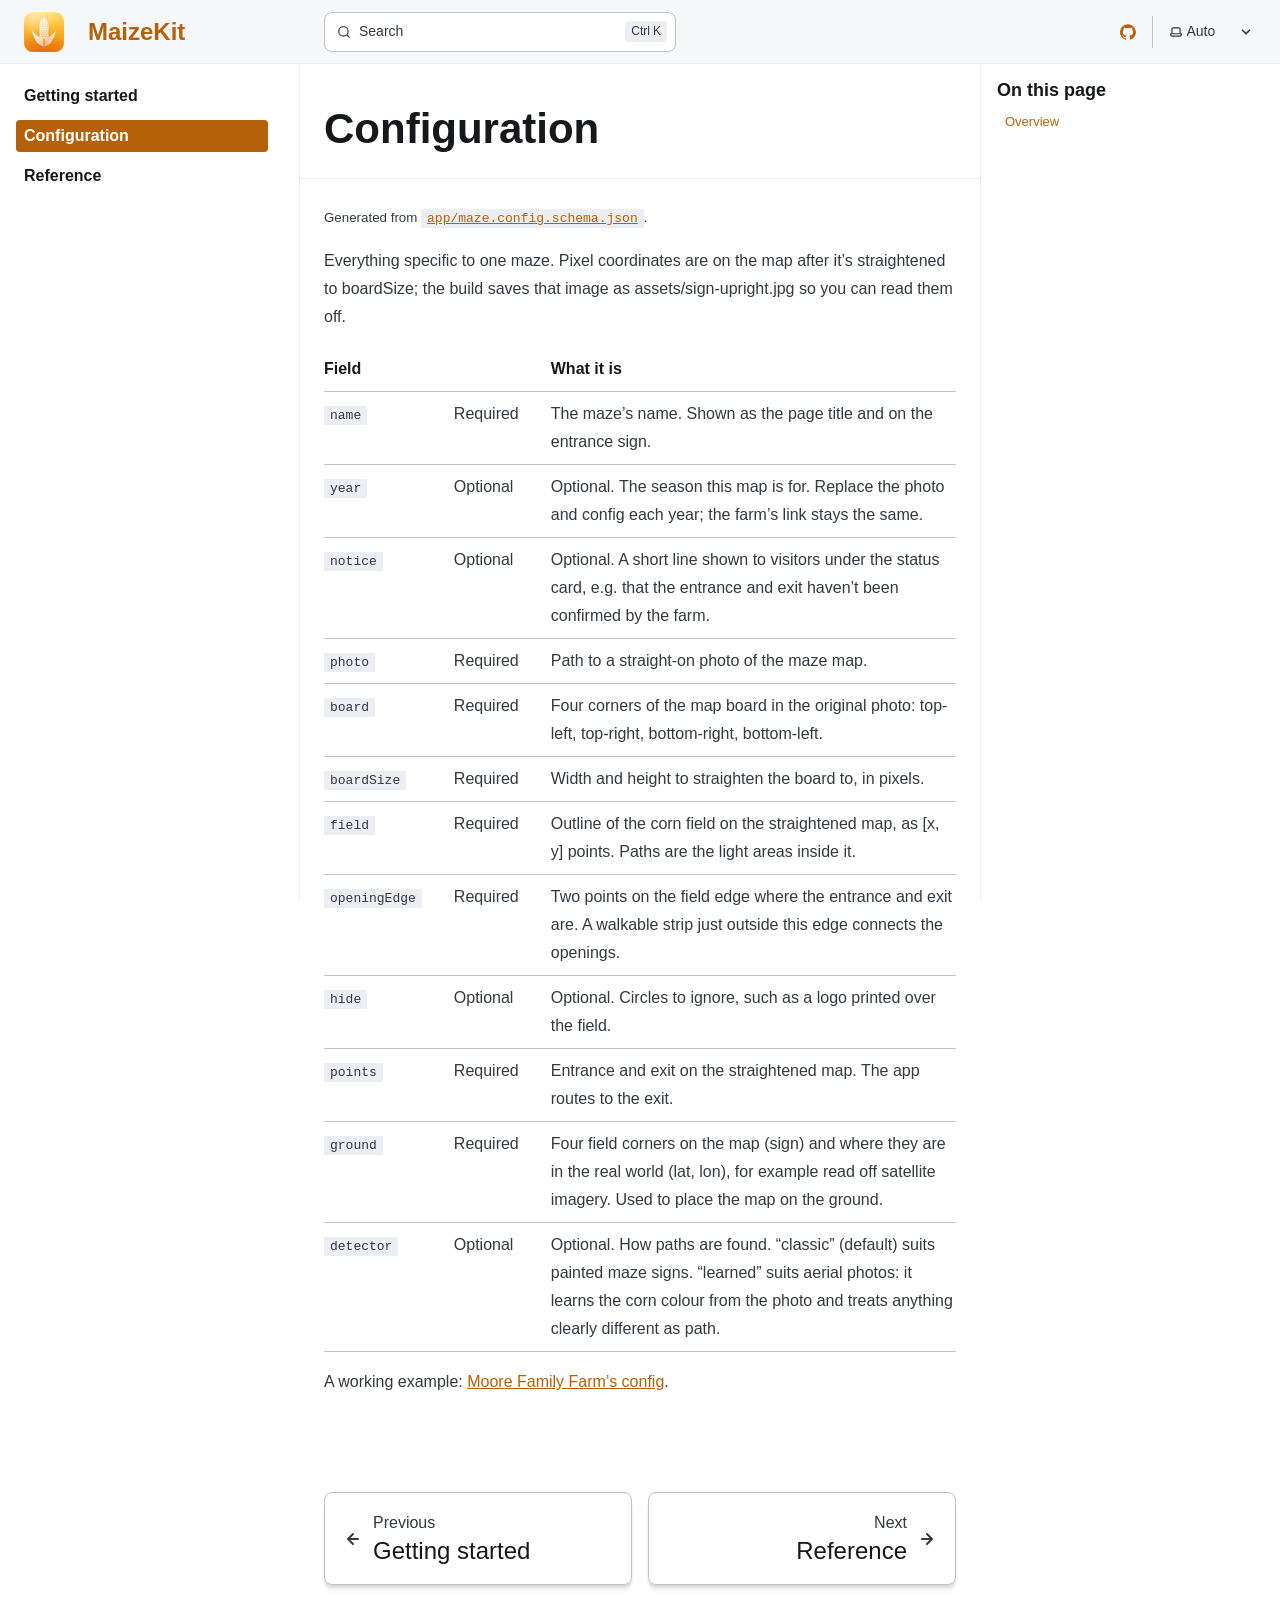
<file: docs/configuration/index.html>
<!DOCTYPE html><html lang="en" dir="ltr" data-theme="dark" data-has-toc data-has-sidebar class="astro-g5ptsecz"><head><meta charset="utf-8"/><meta name="viewport" content="width=device-width, initial-scale=1"/><title>Configuration | MaizeKit</title><link rel="canonical" href="https://maizekit.github.io/docs/configuration/"/><link rel="sitemap" href="/sitemap-index.xml"/><link rel="shortcut icon" href="/favicon.svg" type="image/svg+xml"/><meta name="generator" content="Astro v7.4.2"/><meta name="generator" content="Starlight v0.42.7"/><meta property="og:title" content="Configuration"/><meta property="og:type" content="article"/><meta property="og:url" content="https://maizekit.github.io/docs/configuration/"/><meta property="og:locale" content="en"/><meta property="og:description" content="Every field in maze.config.json."/><meta property="og:site_name" content="MaizeKit"/><meta name="description" content="Every field in maze.config.json."/><meta property="og:image" content="https://maizekit.github.io/brand/og.png"/><meta property="og:image:width" content="1200"/><meta property="og:image:height" content="630"/><meta name="twitter:card" content="summary_large_image"/><script>
	window.StarlightThemeProvider = (() => {
		const storedTheme =
			typeof localStorage !== 'undefined' && localStorage.getItem('starlight-theme');
		const theme =
			storedTheme ||
			(window.matchMedia('(prefers-color-scheme: light)').matches ? 'light' : 'dark');
		document.documentElement.dataset.theme = theme === 'light' ? 'light' : 'dark';
		return {
			updatePickers(theme = storedTheme || 'auto') {
				document.querySelectorAll('starlight-theme-select').forEach((picker) => {
					const select = picker.querySelector('select');
					if (select) select.value = theme;
					/** @type {HTMLTemplateElement | null} */
					const tmpl = document.querySelector(`#theme-icons`);
					const newIcon = tmpl && tmpl.content.querySelector('.' + theme);
					if (newIcon) {
						const oldIcon = picker.querySelector('svg.label-icon');
						if (oldIcon) {
							oldIcon.replaceChildren(...newIcon.cloneNode(true).childNodes);
						}
					}
				});
			},
		};
	})();
</script><template id="theme-icons"><svg aria-hidden="true" class="light astro-hkc32dio" width="16" height="16" viewBox="0 0 24 24" fill="currentColor" style="--sl-icon-size: 1em;"><path d="M5 12a1 1 0 0 0-1-1H3a1 1 0 0 0 0 2h1a1 1 0 0 0 1-1Zm.64 5-.71.71a1 1 0 0 0 0 1.41 1 1 0 0 0 1.41 0l.71-.71A1 1 0 0 0 5.64 17ZM12 5a1 1 0 0 0 1-1V3a1 1 0 0 0-2 0v1a1 1 0 0 0 1 1Zm5.66 2.34a1 1 0 0 0 .7-.29l.71-.71a1 1 0 1 0-1.41-1.41l-.66.71a1 1 0 0 0 0 1.41 1 1 0 0 0 .66.29Zm-12-.29a1 1 0 0 0 1.41 0 1 1 0 0 0 0-1.41l-.71-.71a1.004 1.004 0 1 0-1.43 1.41l.73.71ZM21 11h-1a1 1 0 0 0 0 2h1a1 1 0 0 0 0-2Zm-2.64 6A1 1 0 0 0 17 18.36l.71.71a1 1 0 0 0 1.41 0 1 1 0 0 0 0-1.41l-.76-.66ZM12 6.5a5.5 5.5 0 1 0 5.5 5.5A5.51 5.51 0 0 0 12 6.5Zm0 9a3.5 3.5 0 1 1 0-7 3.5 3.5 0 0 1 0 7Zm0 3.5a1 1 0 0 0-1 1v1a1 1 0 0 0 2 0v-1a1 1 0 0 0-1-1Z"/></svg><svg aria-hidden="true" class="dark astro-hkc32dio" width="16" height="16" viewBox="0 0 24 24" fill="currentColor" style="--sl-icon-size: 1em;"><path d="M21.64 13a1 1 0 0 0-1.05-.14 8.049 8.049 0 0 1-3.37.73 8.15 8.15 0 0 1-8.14-8.1 8.59 8.59 0 0 1 .25-2A1 1 0 0 0 8 2.36a10.14 10.14 0 1 0 14 11.69 1 1 0 0 0-.36-1.05Zm-9.5 6.69A8.14 8.14 0 0 1 7.08 5.22v.27a10.15 10.15 0 0 0 10.14 10.14 9.784 9.784 0 0 0 2.1-.22 8.11 8.11 0 0 1-7.18 4.32v-.04Z"/></svg><svg aria-hidden="true" class="auto astro-hkc32dio" width="16" height="16" viewBox="0 0 24 24" fill="currentColor" style="--sl-icon-size: 1em;"><path d="M21 14h-1V7a3 3 0 0 0-3-3H7a3 3 0 0 0-3 3v7H3a1 1 0 0 0-1 1v2a3 3 0 0 0 3 3h14a3 3 0 0 0 3-3v-2a1 1 0 0 0-1-1ZM6 7a1 1 0 0 1 1-1h10a1 1 0 0 1 1 1v7H6V7Zm14 10a1 1 0 0 1-1 1H5a1 1 0 0 1-1-1v-1h16v1Z"/></svg></template><link rel="stylesheet" href="/_astro/print.ehPL0gv-.css" media="print"><link rel="stylesheet" href="/_astro/common.WvOUWNIp.css"><script type="module" src="/_astro/page.cNngjUgL.js"></script></head><body class="astro-g5ptsecz"><a class="sl-skip-link astro-qb7clj6f" href="#_top">Skip to content</a><div class="page sl-flex astro-yntsjkba"><header class="header astro-yntsjkba"><div class="header astro-by6fddyj"><div class="title-wrapper sl-flex astro-by6fddyj"><a href="/" class="site-title sl-flex astro-6rvad3va"><img class="astro-6rvad3va" alt src="/_astro/maizekit-icon.CgeMKw0E.svg" width="1024" height="1024"><span class="astro-6rvad3va" translate="no">MaizeKit</span></a></div><div class="sl-flex print:hidden astro-by6fddyj"><site-search class="astro-by6fddyj astro-b5kgnn7o" data-translations="{&quot;placeholder&quot;:&quot;Search&quot;}"><button data-open-modal disabled aria-label="Search" aria-keyshortcuts="Control+K" class="astro-b5kgnn7o"><svg aria-hidden="true" class="astro-b5kgnn7o astro-hkc32dio" width="16" height="16" viewBox="0 0 24 24" fill="currentColor" style="--sl-icon-size: 1em;"><path d="M21.71 20.29 18 16.61A9 9 0 1 0 16.61 18l3.68 3.68a.999.999 0 0 0 1.42 0 1 1 0 0 0 0-1.39ZM11 18a7 7 0 1 1 0-14 7 7 0 0 1 0 14Z"/></svg><span class="sl-hidden md:sl-block astro-b5kgnn7o" aria-hidden="true">Search</span><kbd class="sl-hidden md:sl-flex astro-b5kgnn7o" style="display: none;"><kbd class="astro-b5kgnn7o">Ctrl</kbd><kbd class="astro-b5kgnn7o">K</kbd></kbd></button><dialog style="padding:0" aria-label="Search" class="astro-b5kgnn7o"><div class="dialog-frame sl-flex astro-b5kgnn7o"><button data-close-modal class="sl-flex md:sl-hidden astro-b5kgnn7o">Cancel</button><div class="search-container astro-b5kgnn7o"><div id="starlight__search" class="astro-b5kgnn7o"></div></div></div></dialog></site-search><script>
	(() => {
		const openBtn = document.querySelector('button[data-open-modal]');
		const shortcut = openBtn?.querySelector('kbd');
		if (!openBtn || !(shortcut instanceof HTMLElement)) return;
		const platformKey = shortcut.querySelector('kbd');
		if (platformKey && /(Mac|iPhone|iPod|iPad)/i.test(navigator.platform)) {
			platformKey.textContent = '⌘';
			openBtn.setAttribute('aria-keyshortcuts', 'Meta+K');
		}
		shortcut.style.display = '';
	})();
</script><script type="module" src="/_astro/Search.astro_astro_type_script_index_0_lang.Djc9ZKGJ.js"></script></div><div class="sl-hidden md:sl-flex print:hidden right-group astro-by6fddyj"><div class="sl-flex social-icons astro-by6fddyj"><a href="https://github.com/MaizeKit/MaizeKit" rel="me" class="sl-flex astro-n2mnl6yq"><span class="sr-only astro-n2mnl6yq">GitHub</span><svg aria-hidden="true" class="astro-n2mnl6yq astro-hkc32dio" width="16" height="16" viewBox="0 0 24 24" fill="currentColor" style="--sl-icon-size: 1em;"><path d="M12 .3a12 12 0 0 0-3.8 23.38c.6.12.83-.26.83-.57L9 21.07c-3.34.72-4.04-1.61-4.04-1.61-.55-1.39-1.34-1.76-1.34-1.76-1.08-.74.09-.73.09-.73 1.2.09 1.83 1.24 1.83 1.24 1.08 1.83 2.81 1.3 3.5 1 .1-.78.42-1.31.76-1.61-2.67-.3-5.47-1.33-5.47-5.93 0-1.31.47-2.38 1.24-3.22-.14-.3-.54-1.52.1-3.18 0 0 1-.32 3.3 1.23a11.5 11.5 0 0 1 6 0c2.28-1.55 3.29-1.23 3.29-1.23.64 1.66.24 2.88.12 3.18a4.65 4.65 0 0 1 1.23 3.22c0 4.61-2.8 5.63-5.48 5.92.42.36.81 1.1.81 2.22l-.01 3.29c0 .31.2.69.82.57A12 12 0 0 0 12 .3Z"/></svg></a></div><starlight-theme-select><label style="--sl-select-width: 6.25em" class="astro-2z5xp7gb"><span class="sr-only astro-2z5xp7gb">Select theme</span><svg aria-hidden="true" class="icon label-icon astro-2z5xp7gb astro-hkc32dio" width="16" height="16" viewBox="0 0 24 24" fill="currentColor" style="--sl-icon-size: 1em;"><path d="M21 14h-1V7a3 3 0 0 0-3-3H7a3 3 0 0 0-3 3v7H3a1 1 0 0 0-1 1v2a3 3 0 0 0 3 3h14a3 3 0 0 0 3-3v-2a1 1 0 0 0-1-1ZM6 7a1 1 0 0 1 1-1h10a1 1 0 0 1 1 1v7H6V7Zm14 10a1 1 0 0 1-1 1H5a1 1 0 0 1-1-1v-1h16v1Z"/></svg><select autocomplete="off" class="astro-2z5xp7gb"><option value="dark" class="astro-2z5xp7gb">Dark</option><option value="light" class="astro-2z5xp7gb">Light</option><option value="auto" selected class="astro-2z5xp7gb">Auto</option></select><svg aria-hidden="true" class="icon caret astro-2z5xp7gb astro-hkc32dio" width="16" height="16" viewBox="0 0 24 24" fill="currentColor" style="--sl-icon-size: 1em;"><path d="M17 9.17a1 1 0 0 0-1.41 0L12 12.71 8.46 9.17a1 1 0 1 0-1.41 1.42l4.24 4.24a1.002 1.002 0 0 0 1.42 0L17 10.59a1.002 1.002 0 0 0 0-1.42Z"/></svg></label></starlight-theme-select><script>
	StarlightThemeProvider.updatePickers();
</script><script type="module">var e=`starlight-theme`,t=e=>e===`auto`||e===`dark`||e===`light`?e:`auto`,n=()=>t(typeof localStorage<`u`&&localStorage.getItem(e));function r(t){typeof localStorage<`u`&&localStorage.setItem(e,t===`light`||t===`dark`?t:``)}var i=()=>matchMedia(`(prefers-color-scheme: light)`).matches?`light`:`dark`;function a(e){StarlightThemeProvider.updatePickers(e),document.documentElement.dataset.theme=e===`auto`?i():e,r(e)}matchMedia(`(prefers-color-scheme: light)`).addEventListener(`change`,()=>{n()===`auto`&&a(`auto`)});var o=class extends HTMLElement{constructor(){super(),a(n()),this.querySelector(`select`)?.addEventListener(`change`,e=>{e.currentTarget instanceof HTMLSelectElement&&a(t(e.currentTarget.value))})}};customElements.define(`starlight-theme-select`,o);</script><script type="module">var e=class extends HTMLElement{constructor(){super();let e=this.querySelector(`select`);e&&(e.addEventListener(`change`,e=>{e.currentTarget instanceof HTMLSelectElement&&(window.location.pathname=e.currentTarget.value)}),window.addEventListener(`pageshow`,t=>{if(!t.persisted)return;let n=e.querySelector(`option[selected]`)?.index;n!==e.selectedIndex&&(e.selectedIndex=n??0)}))}};customElements.define(`starlight-lang-select`,e);</script></div></div></header><nav class="sidebar print:hidden astro-yntsjkba" aria-label="Main"><button popovertarget="starlight__sidebar" class="sl-menu-button sl-flex md:sl-hidden print:hidden astro-r2osgdlg"><svg aria-hidden="true" class="open-menu astro-r2osgdlg astro-hkc32dio" width="16" height="16" viewBox="0 0 24 24" fill="currentColor" style="--sl-icon-size: 1em;"><path d="M3 8h18a1 1 0 1 0 0-2H3a1 1 0 0 0 0 2Zm18 8H3a1 1 0 0 0 0 2h18a1 1 0 0 0 0-2Zm0-5H3a1 1 0 0 0 0 2h18a1 1 0 0 0 0-2Z"/></svg><svg aria-hidden="true" class="close-menu astro-r2osgdlg astro-hkc32dio" width="16" height="16" viewBox="0 0 24 24" fill="currentColor" style="--sl-icon-size: 1em;"><path d="m13.41 12 6.3-6.29a1.004 1.004 0 1 0-1.42-1.42L12 10.59l-6.29-6.3a1.004 1.004 0 0 0-1.42 1.42l6.3 6.29-6.3 6.29a1 1 0 0 0 0 1.42.998.998 0 0 0 1.42 0l6.29-6.3 6.29 6.3a.999.999 0 0 0 1.42 0 1 1 0 0 0 0-1.42L13.41 12Z"/></svg><span class="sr-only astro-r2osgdlg">Menu</span></button><script type="module">var e=class extends HTMLElement{constructor(){super();let e=matchMedia(`(min-width: 50em)`),t=()=>{this.popover=e.matches?null:`auto`};t(),e.addEventListener(`change`,()=>t()),this.addEventListener(`toggle`,({newState:e})=>this.trapFocus(e===`open`))}trapFocus(e){document.querySelectorAll(`.main-frame, .sl-skip-link`).forEach(t=>{t.toggleAttribute(`inert`,e)})}};customElements.define(`sl-sidebar-pane`,e);</script><sl-sidebar-pane popover id="starlight__sidebar" class="sidebar-pane astro-yntsjkba"><div class="sidebar-content sl-flex astro-yntsjkba"><sl-sidebar-state-persist data-hash="0n6x5yi" class="astro-ipdry5cl"><script aria-hidden="true">
		(() => {
			try {
				if (!matchMedia('(min-width: 50em)').matches) return;
				/** @type {HTMLElement | null} */
				const target = document.querySelector('sl-sidebar-state-persist');
				const state = JSON.parse(sessionStorage.getItem('sl-sidebar-state') || '0');
				if (!target || !state || target.dataset.hash !== state.hash) return;
				window._starlightScrollRestore = state.scroll;
				customElements.define(
					'sl-sidebar-restore',
					class SidebarRestore extends HTMLElement {
						connectedCallback() {
							try {
								const idx = parseInt(this.dataset.index || '');
								const details = this.closest('details');
								if (details && typeof state.open[idx] === 'boolean') details.open = state.open[idx];
							} catch {}
						}
					}
				);
			} catch {}
		})();
	</script><ul class="top-level astro-rmhv4bp6"><li class="astro-rmhv4bp6"><a href="/docs/" class="large astro-rmhv4bp6"><span class="astro-rmhv4bp6">Getting started</span></a></li><li class="astro-rmhv4bp6"><a href="/docs/configuration/" aria-current="page" class="large astro-rmhv4bp6"><span class="astro-rmhv4bp6">Configuration</span></a></li><li class="astro-rmhv4bp6"><a href="/docs/reference/" class="large astro-rmhv4bp6"><span class="astro-rmhv4bp6">Reference</span></a></li></ul><script aria-hidden="true">
		(() => {
			const scroller = document.getElementById('starlight__sidebar');
			if (!window._starlightScrollRestore || !scroller) return;
			scroller.scrollTop = window._starlightScrollRestore;
			delete window._starlightScrollRestore;
		})();
	</script></sl-sidebar-state-persist><div class="md:sl-hidden"><div class="mobile-preferences sl-flex astro-p4azlveh"><div class="social-icons astro-p4azlveh"><a href="https://github.com/MaizeKit/MaizeKit" rel="me" class="sl-flex astro-n2mnl6yq"><span class="sr-only astro-n2mnl6yq">GitHub</span><svg aria-hidden="true" class="astro-n2mnl6yq astro-hkc32dio" width="16" height="16" viewBox="0 0 24 24" fill="currentColor" style="--sl-icon-size: 1em;"><path d="M12 .3a12 12 0 0 0-3.8 23.38c.6.12.83-.26.83-.57L9 21.07c-3.34.72-4.04-1.61-4.04-1.61-.55-1.39-1.34-1.76-1.34-1.76-1.08-.74.09-.73.09-.73 1.2.09 1.83 1.24 1.83 1.24 1.08 1.83 2.81 1.3 3.5 1 .1-.78.42-1.31.76-1.61-2.67-.3-5.47-1.33-5.47-5.93 0-1.31.47-2.38 1.24-3.22-.14-.3-.54-1.52.1-3.18 0 0 1-.32 3.3 1.23a11.5 11.5 0 0 1 6 0c2.28-1.55 3.29-1.23 3.29-1.23.64 1.66.24 2.88.12 3.18a4.65 4.65 0 0 1 1.23 3.22c0 4.61-2.8 5.63-5.48 5.92.42.36.81 1.1.81 2.22l-.01 3.29c0 .31.2.69.82.57A12 12 0 0 0 12 .3Z"/></svg></a></div><starlight-theme-select><label style="--sl-select-width: 6.25em" class="astro-2z5xp7gb"><span class="sr-only astro-2z5xp7gb">Select theme</span><svg aria-hidden="true" class="icon label-icon astro-2z5xp7gb astro-hkc32dio" width="16" height="16" viewBox="0 0 24 24" fill="currentColor" style="--sl-icon-size: 1em;"><path d="M21 14h-1V7a3 3 0 0 0-3-3H7a3 3 0 0 0-3 3v7H3a1 1 0 0 0-1 1v2a3 3 0 0 0 3 3h14a3 3 0 0 0 3-3v-2a1 1 0 0 0-1-1ZM6 7a1 1 0 0 1 1-1h10a1 1 0 0 1 1 1v7H6V7Zm14 10a1 1 0 0 1-1 1H5a1 1 0 0 1-1-1v-1h16v1Z"/></svg><select autocomplete="off" class="astro-2z5xp7gb"><option value="dark" class="astro-2z5xp7gb">Dark</option><option value="light" class="astro-2z5xp7gb">Light</option><option value="auto" selected class="astro-2z5xp7gb">Auto</option></select><svg aria-hidden="true" class="icon caret astro-2z5xp7gb astro-hkc32dio" width="16" height="16" viewBox="0 0 24 24" fill="currentColor" style="--sl-icon-size: 1em;"><path d="M17 9.17a1 1 0 0 0-1.41 0L12 12.71 8.46 9.17a1 1 0 1 0-1.41 1.42l4.24 4.24a1.002 1.002 0 0 0 1.42 0L17 10.59a1.002 1.002 0 0 0 0-1.42Z"/></svg></label></starlight-theme-select><script>
	StarlightThemeProvider.updatePickers();
</script></div></div></div></sl-sidebar-pane></nav><div class="main-frame astro-yntsjkba"><script type="module">var e=document.getElementById(`starlight__sidebar`),t=e?.querySelector(`sl-sidebar-state-persist`),n=`sl-sidebar-state`,r=()=>{let r=[],i=t?.dataset.hash||``;try{let e=sessionStorage.getItem(n),t=JSON.parse(e||`{}`);Array.isArray(t.open)&&t.hash===i&&(r=t.open)}catch{}return{hash:i,open:r,scroll:e?.scrollTop||0}},i=e=>{try{sessionStorage.setItem(n,JSON.stringify(e))}catch{}},a=()=>i(r()),o=(e,t)=>{let n=r();n.open[t]=e,i(n)};t?.addEventListener(`click`,e=>{if(!(e.target instanceof Element))return;let t=e.target.closest(`summary`)?.closest(`details`);if(!t)return;let n=t.querySelector(`sl-sidebar-restore`),r=parseInt(n?.dataset.index||``);isNaN(r)||o(!t.open,r)}),addEventListener(`visibilitychange`,()=>{document.visibilityState===`hidden`&&a()});</script><div class="lg:sl-flex astro-lrzkfocr"><aside class="right-sidebar-container print:hidden astro-lrzkfocr"><div class="right-sidebar astro-lrzkfocr"><div class="lg:sl-hidden astro-qok35upx"><mobile-starlight-toc data-min-h="2" data-max-h="3" class="astro-66cqc7ze"><nav aria-labelledby="starlight__on-this-page--mobile" class="astro-66cqc7ze"><details id="starlight__mobile-toc" class="astro-66cqc7ze"><summary id="starlight__on-this-page--mobile" class="sl-flex astro-66cqc7ze"><span class="toggle sl-flex astro-66cqc7ze">On this page<svg aria-hidden="true" class="caret astro-66cqc7ze astro-hkc32dio" width="16" height="16" viewBox="0 0 24 24" fill="currentColor" style="--sl-icon-size: 1rem;"><path d="m14.83 11.29-4.24-4.24a1 1 0 1 0-1.42 1.41L12.71 12l-3.54 3.54a1 1 0 0 0 0 1.41 1 1 0 0 0 .71.29 1 1 0 0 0 .71-.29l4.24-4.24a1.002 1.002 0 0 0 0-1.42Z"/></svg></span><span class="display-current astro-66cqc7ze"></span></summary><div class="dropdown astro-66cqc7ze"><ul class="isMobile astro-jugkfwgx" style="--depth: 0;"><li style="--depth: 0;" class="astro-jugkfwgx"><a href="#_top" style="--depth: 0;" class="astro-jugkfwgx"><span style="--depth: 0;" class="astro-jugkfwgx">Overview</span></a></li></ul></div></details></nav></mobile-starlight-toc><script type="module" src="/_astro/MobileTableOfContents.astro_astro_type_script_index_0_lang.C3fM4Kra.js"></script></div><div class="right-sidebar-panel sl-hidden lg:sl-block astro-qok35upx"><div class="sl-container astro-qok35upx"><starlight-toc data-min-h="2" data-max-h="3"><nav aria-labelledby="starlight__on-this-page"><h2 id="starlight__on-this-page">On this page</h2><ul class="astro-jugkfwgx" style="--depth: 0;"><li style="--depth: 0;" class="astro-jugkfwgx"><a href="#_top" style="--depth: 0;" class="astro-jugkfwgx"><span style="--depth: 0;" class="astro-jugkfwgx">Overview</span></a></li></ul></nav></starlight-toc><script type="module" src="/_astro/TableOfContents.astro_astro_type_script_index_0_lang.BpJaGz7G.js"></script></div></div></div></aside><div class="main-pane astro-lrzkfocr"><main data-pagefind-body class="astro-g5ptsecz" lang="en" dir="ltr"><div class="content-panel astro-a7po4psb"><div class="sl-container astro-a7po4psb"><h1 id="_top" class="astro-bebwqqxs">Configuration</h1></div></div><div class="content-panel astro-a7po4psb"><div class="sl-container astro-a7po4psb"><div class="sl-markdown-content"><p><small>Generated from <a href="https://github.com/MaizeKit/MaizeKit/blob/main/app/maze.config.schema.json"><code dir="auto">app/maze.config.schema.json</code></a>.</small></p>
<p>Everything specific to one maze. Pixel coordinates are on the map after it’s straightened to boardSize; the build saves that image as assets/sign-upright.jpg so you can read them off.</p>
<table>
<thead>
<tr>
<th>Field</th>
<th></th>
<th>What it is</th>
</tr>
</thead>
<tbody>
<tr>
<td><code dir="auto">name</code></td>
<td>Required</td>
<td>The maze’s name. Shown as the page title and on the entrance sign.</td>
</tr>
<tr>
<td><code dir="auto">year</code></td>
<td>Optional</td>
<td>Optional. The season this map is for. Replace the photo and config each year; the farm’s link stays the same.</td>
</tr>
<tr>
<td><code dir="auto">notice</code></td>
<td>Optional</td>
<td>Optional. A short line shown to visitors under the status card, e.g. that the entrance and exit haven’t been confirmed by the farm.</td>
</tr>
<tr>
<td><code dir="auto">photo</code></td>
<td>Required</td>
<td>Path to a straight-on photo of the maze map.</td>
</tr>
<tr>
<td><code dir="auto">board</code></td>
<td>Required</td>
<td>Four corners of the map board in the original photo: top-left, top-right, bottom-right, bottom-left.</td>
</tr>
<tr>
<td><code dir="auto">boardSize</code></td>
<td>Required</td>
<td>Width and height to straighten the board to, in pixels.</td>
</tr>
<tr>
<td><code dir="auto">field</code></td>
<td>Required</td>
<td>Outline of the corn field on the straightened map, as [x, y] points. Paths are the light areas inside it.</td>
</tr>
<tr>
<td><code dir="auto">openingEdge</code></td>
<td>Required</td>
<td>Two points on the field edge where the entrance and exit are. A walkable strip just outside this edge connects the openings.</td>
</tr>
<tr>
<td><code dir="auto">hide</code></td>
<td>Optional</td>
<td>Optional. Circles to ignore, such as a logo printed over the field.</td>
</tr>
<tr>
<td><code dir="auto">points</code></td>
<td>Required</td>
<td>Entrance and exit on the straightened map. The app routes to the exit.</td>
</tr>
<tr>
<td><code dir="auto">ground</code></td>
<td>Required</td>
<td>Four field corners on the map (sign) and where they are in the real world (lat, lon), for example read off satellite imagery. Used to place the map on the ground.</td>
</tr>
<tr>
<td><code dir="auto">detector</code></td>
<td>Optional</td>
<td>Optional. How paths are found. “classic” (default) suits painted maze signs. “learned” suits aerial photos: it learns the corn colour from the photo and treats anything clearly different as path.</td>
</tr>
</tbody>
</table>
<p>A working example: <a href="https://github.com/MaizeKit/MaizeKit/blob/main/m/moore-family-farm/maze.config.json">Moore Family Farm’s config</a>.</p>
</div><footer class="sl-flex astro-ddtxxk7k"><div class="meta sl-flex astro-ddtxxk7k"></div><div class="pagination-links print:hidden astro-b5raizh3" dir="ltr"><a href="/docs/" rel="prev" class="astro-b5raizh3"><svg aria-hidden="true" class="astro-b5raizh3 astro-hkc32dio" width="16" height="16" viewBox="0 0 24 24" fill="currentColor" style="--sl-icon-size: 1.5rem;"><path d="M17 11H9.41l3.3-3.29a1.004 1.004 0 1 0-1.42-1.42l-5 5a1 1 0 0 0-.21.33 1 1 0 0 0 0 .76 1 1 0 0 0 .21.33l5 5a1.002 1.002 0 0 0 1.639-.325 1 1 0 0 0-.219-1.095L9.41 13H17a1 1 0 0 0 0-2Z"/></svg><span class="astro-b5raizh3">Previous<br class="astro-b5raizh3"><span class="link-title astro-b5raizh3">Getting started</span></span></a><a href="/docs/reference/" rel="next" class="astro-b5raizh3"><svg aria-hidden="true" class="astro-b5raizh3 astro-hkc32dio" width="16" height="16" viewBox="0 0 24 24" fill="currentColor" style="--sl-icon-size: 1.5rem;"><path d="M17.92 11.62a1.001 1.001 0 0 0-.21-.33l-5-5a1.003 1.003 0 1 0-1.42 1.42l3.3 3.29H7a1 1 0 0 0 0 2h7.59l-3.3 3.29a1.002 1.002 0 0 0 .325 1.639 1 1 0 0 0 1.095-.219l5-5a1 1 0 0 0 .21-.33 1 1 0 0 0 0-.76Z"/></svg><span class="astro-b5raizh3">Next<br class="astro-b5raizh3"><span class="link-title astro-b5raizh3">Reference</span></span></a></div></footer></div></div></main></div></div></div></div></body></html>
</file>
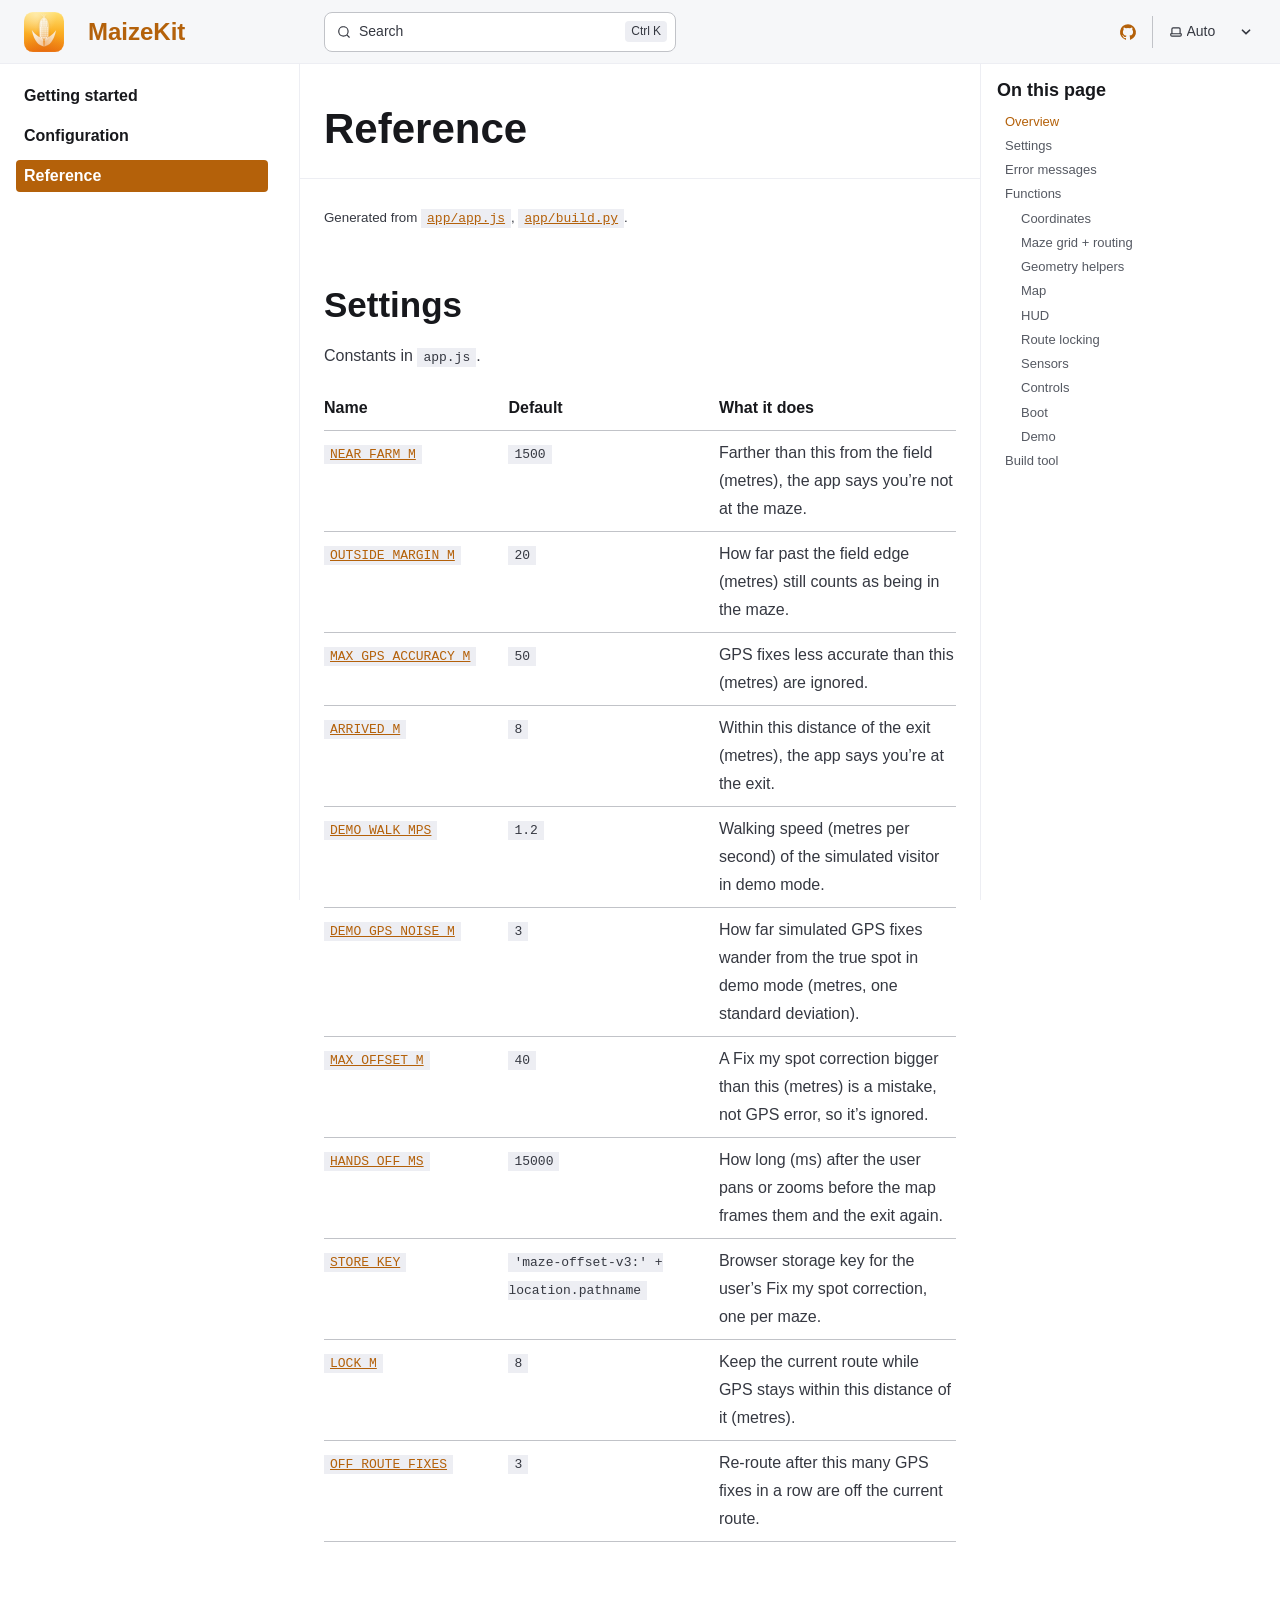
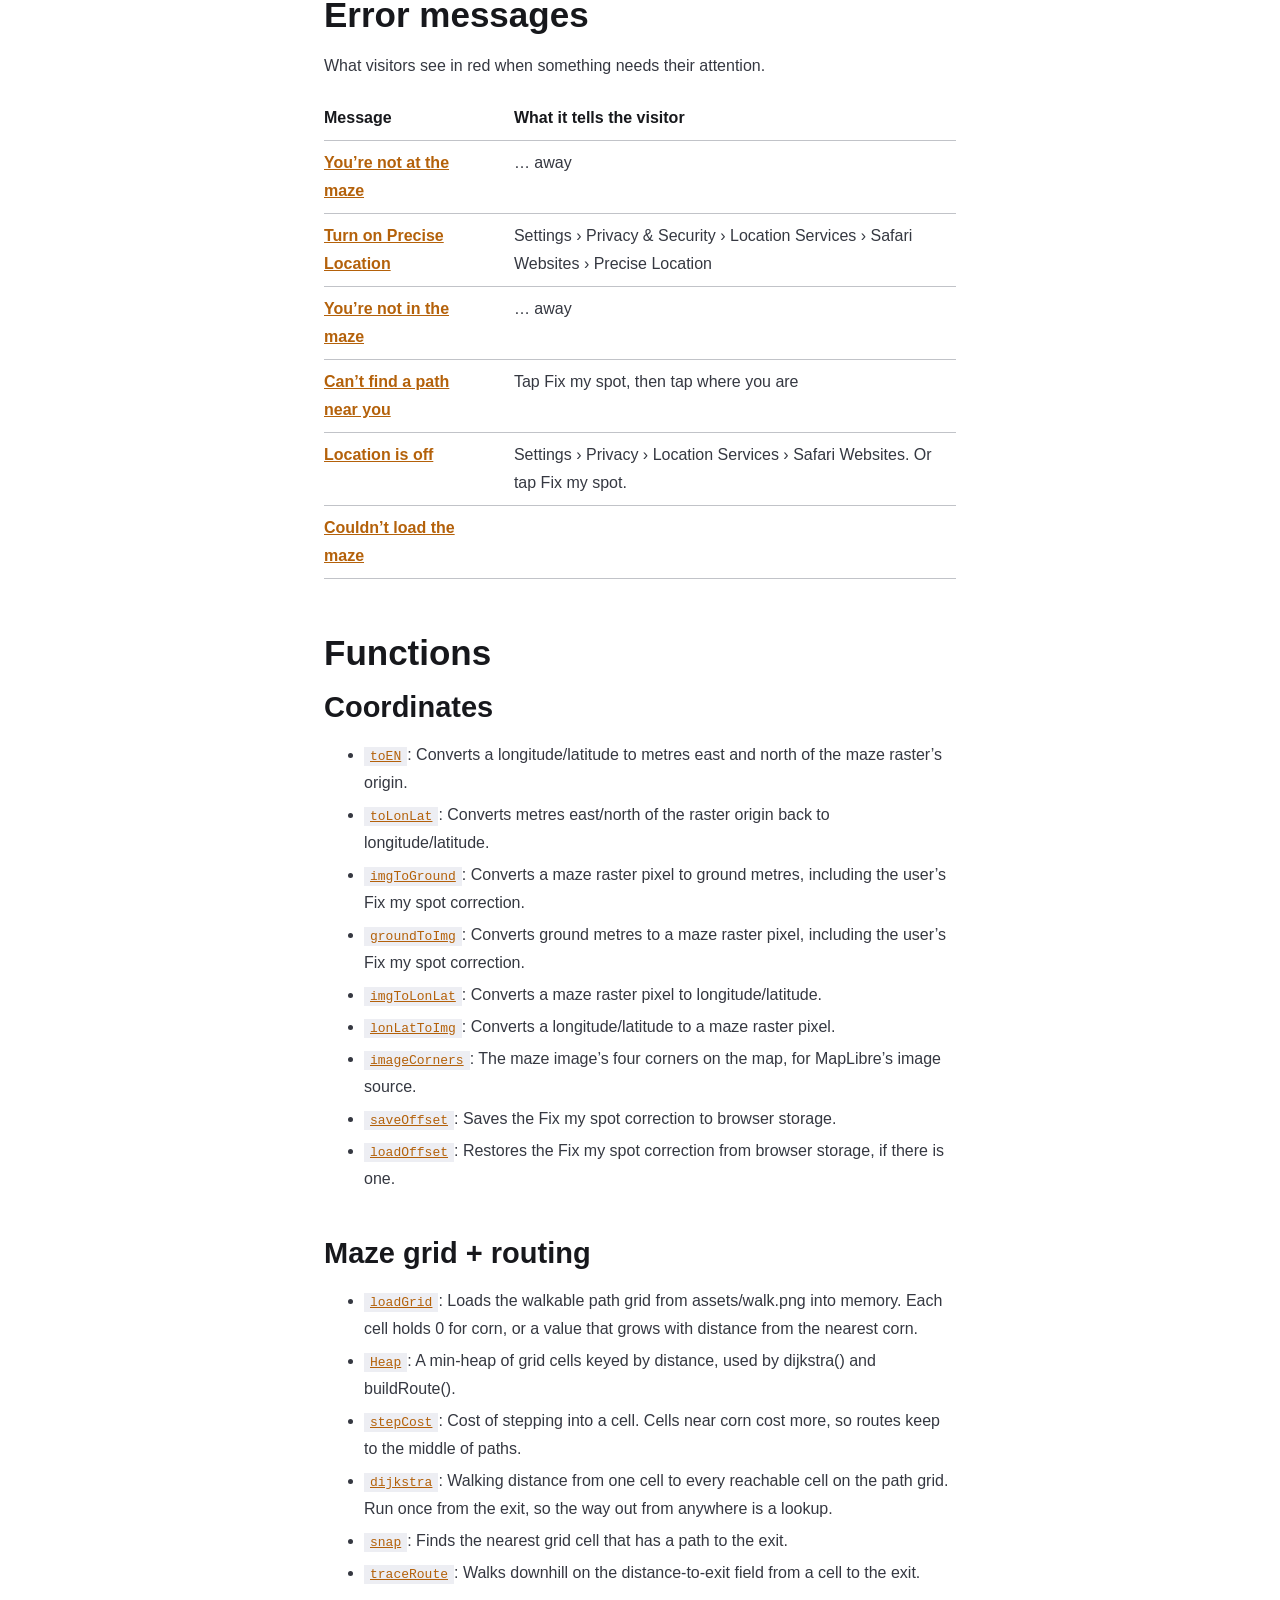
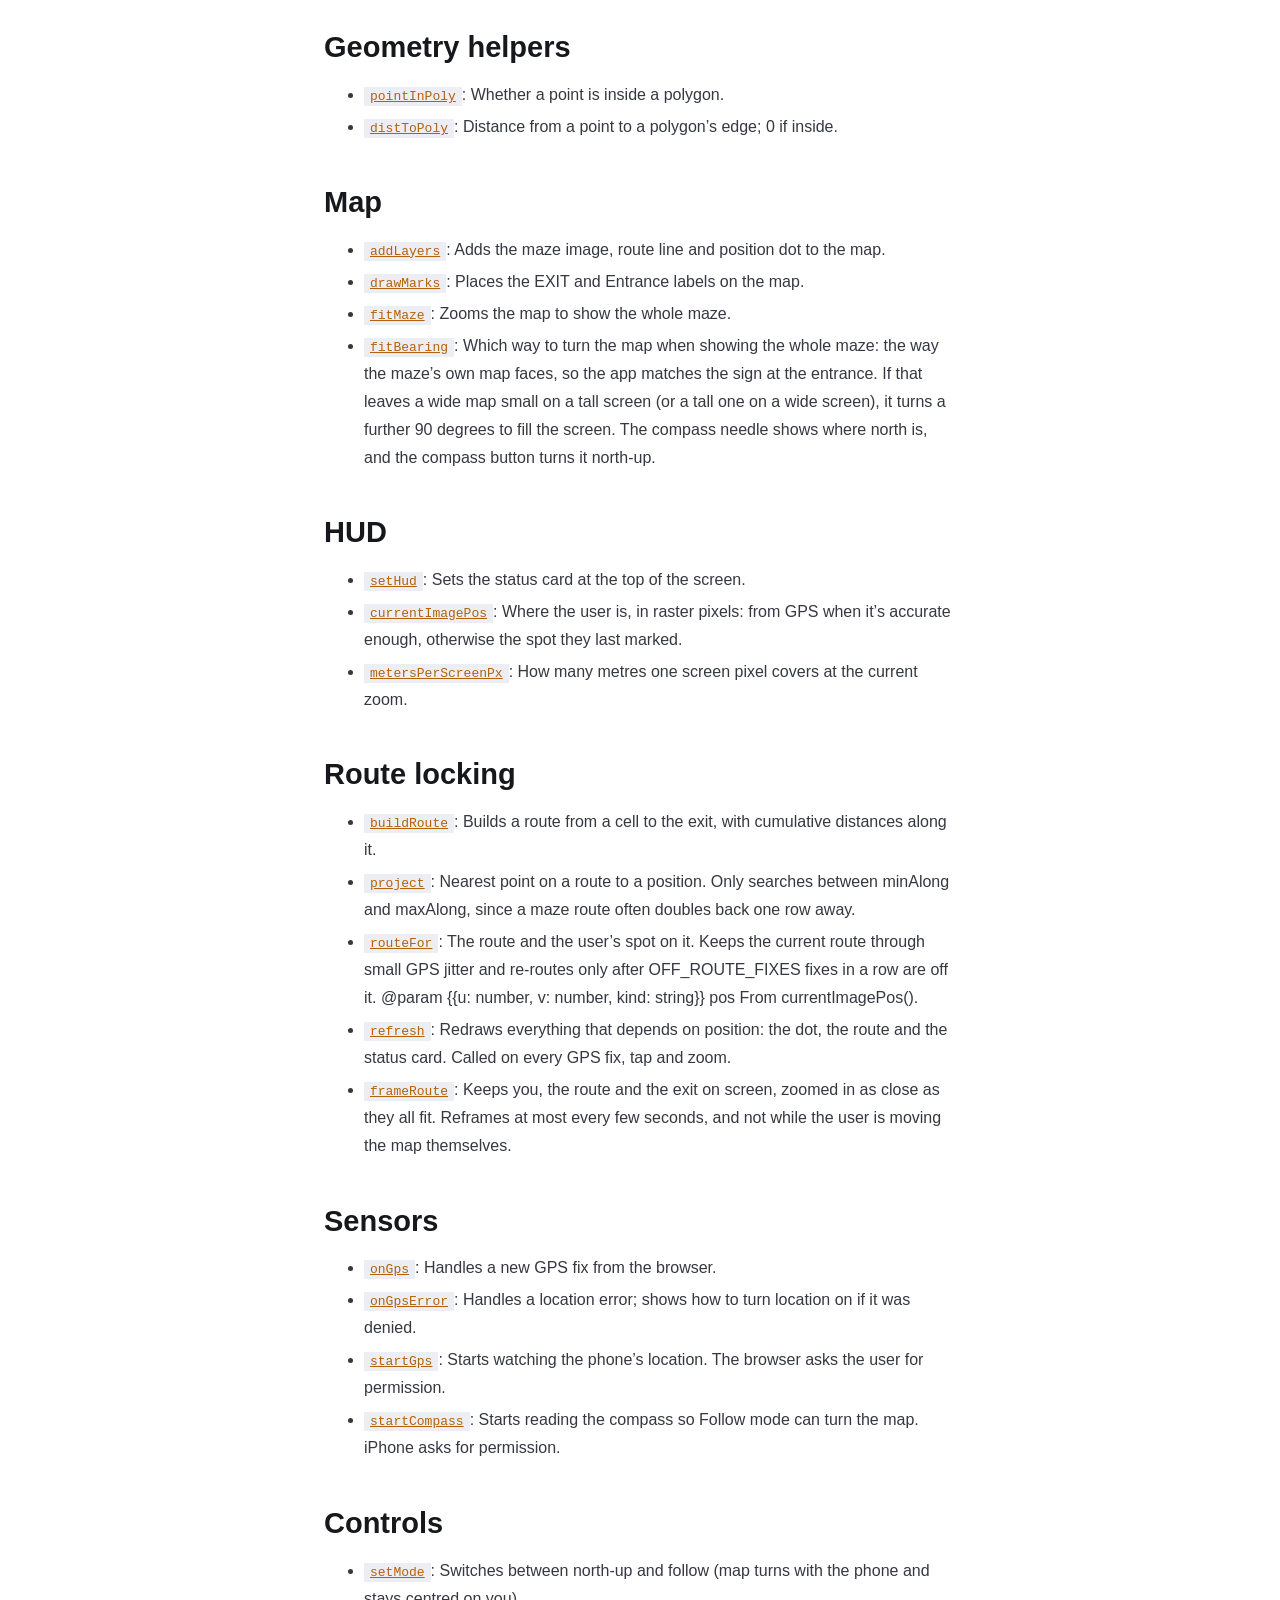
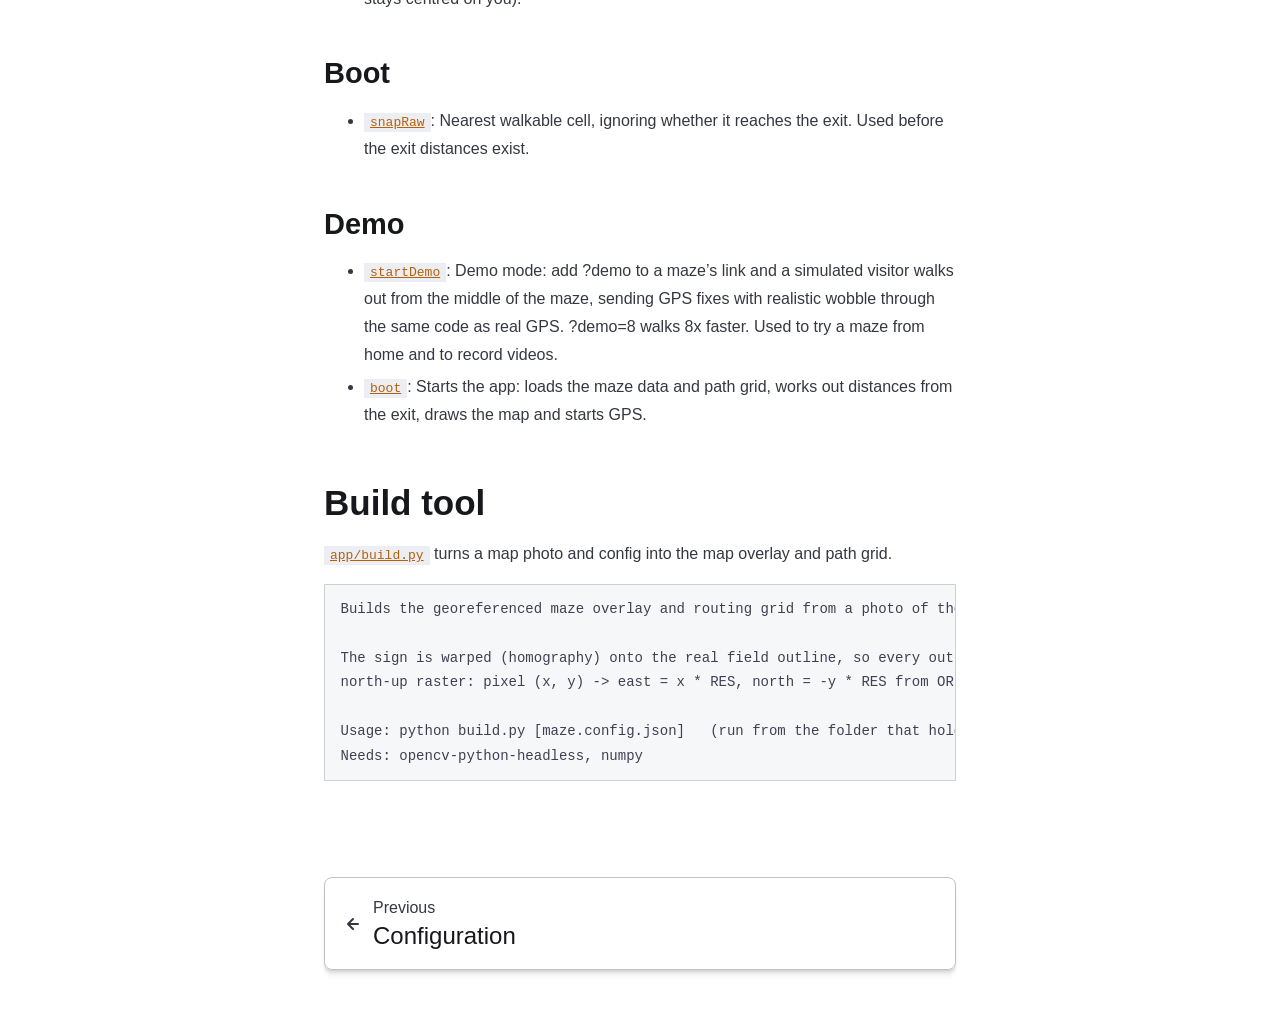
<file: docs/reference/index.html>
<!DOCTYPE html><html lang="en" dir="ltr" data-theme="dark" data-has-toc data-has-sidebar class="astro-g5ptsecz"><head><meta charset="utf-8"/><meta name="viewport" content="width=device-width, initial-scale=1"/><title>Reference | MaizeKit</title><link rel="canonical" href="https://maizekit.github.io/docs/reference/"/><link rel="sitemap" href="/sitemap-index.xml"/><link rel="shortcut icon" href="/favicon.svg" type="image/svg+xml"/><meta name="generator" content="Astro v7.4.2"/><meta name="generator" content="Starlight v0.42.7"/><meta property="og:title" content="Reference"/><meta property="og:type" content="article"/><meta property="og:url" content="https://maizekit.github.io/docs/reference/"/><meta property="og:locale" content="en"/><meta property="og:description" content="Settings, error messages and every function, for contributors."/><meta property="og:site_name" content="MaizeKit"/><meta name="description" content="Settings, error messages and every function, for contributors."/><meta property="og:image" content="https://maizekit.github.io/brand/og.png"/><meta property="og:image:width" content="1200"/><meta property="og:image:height" content="630"/><meta name="twitter:card" content="summary_large_image"/><script>
	window.StarlightThemeProvider = (() => {
		const storedTheme =
			typeof localStorage !== 'undefined' && localStorage.getItem('starlight-theme');
		const theme =
			storedTheme ||
			(window.matchMedia('(prefers-color-scheme: light)').matches ? 'light' : 'dark');
		document.documentElement.dataset.theme = theme === 'light' ? 'light' : 'dark';
		return {
			updatePickers(theme = storedTheme || 'auto') {
				document.querySelectorAll('starlight-theme-select').forEach((picker) => {
					const select = picker.querySelector('select');
					if (select) select.value = theme;
					/** @type {HTMLTemplateElement | null} */
					const tmpl = document.querySelector(`#theme-icons`);
					const newIcon = tmpl && tmpl.content.querySelector('.' + theme);
					if (newIcon) {
						const oldIcon = picker.querySelector('svg.label-icon');
						if (oldIcon) {
							oldIcon.replaceChildren(...newIcon.cloneNode(true).childNodes);
						}
					}
				});
			},
		};
	})();
</script><template id="theme-icons"><svg aria-hidden="true" class="light astro-hkc32dio" width="16" height="16" viewBox="0 0 24 24" fill="currentColor" style="--sl-icon-size: 1em;"><path d="M5 12a1 1 0 0 0-1-1H3a1 1 0 0 0 0 2h1a1 1 0 0 0 1-1Zm.64 5-.71.71a1 1 0 0 0 0 1.41 1 1 0 0 0 1.41 0l.71-.71A1 1 0 0 0 5.64 17ZM12 5a1 1 0 0 0 1-1V3a1 1 0 0 0-2 0v1a1 1 0 0 0 1 1Zm5.66 2.34a1 1 0 0 0 .7-.29l.71-.71a1 1 0 1 0-1.41-1.41l-.66.71a1 1 0 0 0 0 1.41 1 1 0 0 0 .66.29Zm-12-.29a1 1 0 0 0 1.41 0 1 1 0 0 0 0-1.41l-.71-.71a1.004 1.004 0 1 0-1.43 1.41l.73.71ZM21 11h-1a1 1 0 0 0 0 2h1a1 1 0 0 0 0-2Zm-2.64 6A1 1 0 0 0 17 18.36l.71.71a1 1 0 0 0 1.41 0 1 1 0 0 0 0-1.41l-.76-.66ZM12 6.5a5.5 5.5 0 1 0 5.5 5.5A5.51 5.51 0 0 0 12 6.5Zm0 9a3.5 3.5 0 1 1 0-7 3.5 3.5 0 0 1 0 7Zm0 3.5a1 1 0 0 0-1 1v1a1 1 0 0 0 2 0v-1a1 1 0 0 0-1-1Z"/></svg><svg aria-hidden="true" class="dark astro-hkc32dio" width="16" height="16" viewBox="0 0 24 24" fill="currentColor" style="--sl-icon-size: 1em;"><path d="M21.64 13a1 1 0 0 0-1.05-.14 8.049 8.049 0 0 1-3.37.73 8.15 8.15 0 0 1-8.14-8.1 8.59 8.59 0 0 1 .25-2A1 1 0 0 0 8 2.36a10.14 10.14 0 1 0 14 11.69 1 1 0 0 0-.36-1.05Zm-9.5 6.69A8.14 8.14 0 0 1 7.08 5.22v.27a10.15 10.15 0 0 0 10.14 10.14 9.784 9.784 0 0 0 2.1-.22 8.11 8.11 0 0 1-7.18 4.32v-.04Z"/></svg><svg aria-hidden="true" class="auto astro-hkc32dio" width="16" height="16" viewBox="0 0 24 24" fill="currentColor" style="--sl-icon-size: 1em;"><path d="M21 14h-1V7a3 3 0 0 0-3-3H7a3 3 0 0 0-3 3v7H3a1 1 0 0 0-1 1v2a3 3 0 0 0 3 3h14a3 3 0 0 0 3-3v-2a1 1 0 0 0-1-1ZM6 7a1 1 0 0 1 1-1h10a1 1 0 0 1 1 1v7H6V7Zm14 10a1 1 0 0 1-1 1H5a1 1 0 0 1-1-1v-1h16v1Z"/></svg></template><link rel="stylesheet" href="/_astro/print.ehPL0gv-.css" media="print"><link rel="stylesheet" href="/_astro/common.WvOUWNIp.css"><script type="module" src="/_astro/page.cNngjUgL.js"></script></head><body class="astro-g5ptsecz"><a class="sl-skip-link astro-qb7clj6f" href="#_top">Skip to content</a><div class="page sl-flex astro-yntsjkba"><header class="header astro-yntsjkba"><div class="header astro-by6fddyj"><div class="title-wrapper sl-flex astro-by6fddyj"><a href="/" class="site-title sl-flex astro-6rvad3va"><img class="astro-6rvad3va" alt src="/_astro/maizekit-icon.CgeMKw0E.svg" width="1024" height="1024"><span class="astro-6rvad3va" translate="no">MaizeKit</span></a></div><div class="sl-flex print:hidden astro-by6fddyj"><site-search class="astro-by6fddyj astro-b5kgnn7o" data-translations="{&quot;placeholder&quot;:&quot;Search&quot;}"><button data-open-modal disabled aria-label="Search" aria-keyshortcuts="Control+K" class="astro-b5kgnn7o"><svg aria-hidden="true" class="astro-b5kgnn7o astro-hkc32dio" width="16" height="16" viewBox="0 0 24 24" fill="currentColor" style="--sl-icon-size: 1em;"><path d="M21.71 20.29 18 16.61A9 9 0 1 0 16.61 18l3.68 3.68a.999.999 0 0 0 1.42 0 1 1 0 0 0 0-1.39ZM11 18a7 7 0 1 1 0-14 7 7 0 0 1 0 14Z"/></svg><span class="sl-hidden md:sl-block astro-b5kgnn7o" aria-hidden="true">Search</span><kbd class="sl-hidden md:sl-flex astro-b5kgnn7o" style="display: none;"><kbd class="astro-b5kgnn7o">Ctrl</kbd><kbd class="astro-b5kgnn7o">K</kbd></kbd></button><dialog style="padding:0" aria-label="Search" class="astro-b5kgnn7o"><div class="dialog-frame sl-flex astro-b5kgnn7o"><button data-close-modal class="sl-flex md:sl-hidden astro-b5kgnn7o">Cancel</button><div class="search-container astro-b5kgnn7o"><div id="starlight__search" class="astro-b5kgnn7o"></div></div></div></dialog></site-search><script>
	(() => {
		const openBtn = document.querySelector('button[data-open-modal]');
		const shortcut = openBtn?.querySelector('kbd');
		if (!openBtn || !(shortcut instanceof HTMLElement)) return;
		const platformKey = shortcut.querySelector('kbd');
		if (platformKey && /(Mac|iPhone|iPod|iPad)/i.test(navigator.platform)) {
			platformKey.textContent = '⌘';
			openBtn.setAttribute('aria-keyshortcuts', 'Meta+K');
		}
		shortcut.style.display = '';
	})();
</script><script type="module" src="/_astro/Search.astro_astro_type_script_index_0_lang.Djc9ZKGJ.js"></script></div><div class="sl-hidden md:sl-flex print:hidden right-group astro-by6fddyj"><div class="sl-flex social-icons astro-by6fddyj"><a href="https://github.com/MaizeKit/MaizeKit" rel="me" class="sl-flex astro-n2mnl6yq"><span class="sr-only astro-n2mnl6yq">GitHub</span><svg aria-hidden="true" class="astro-n2mnl6yq astro-hkc32dio" width="16" height="16" viewBox="0 0 24 24" fill="currentColor" style="--sl-icon-size: 1em;"><path d="M12 .3a12 12 0 0 0-3.8 23.38c.6.12.83-.26.83-.57L9 21.07c-3.34.72-4.04-1.61-4.04-1.61-.55-1.39-1.34-1.76-1.34-1.76-1.08-.74.09-.73.09-.73 1.2.09 1.83 1.24 1.83 1.24 1.08 1.83 2.81 1.3 3.5 1 .1-.78.42-1.31.76-1.61-2.67-.3-5.47-1.33-5.47-5.93 0-1.31.47-2.38 1.24-3.22-.14-.3-.54-1.52.1-3.18 0 0 1-.32 3.3 1.23a11.5 11.5 0 0 1 6 0c2.28-1.55 3.29-1.23 3.29-1.23.64 1.66.24 2.88.12 3.18a4.65 4.65 0 0 1 1.23 3.22c0 4.61-2.8 5.63-5.48 5.92.42.36.81 1.1.81 2.22l-.01 3.29c0 .31.2.69.82.57A12 12 0 0 0 12 .3Z"/></svg></a></div><starlight-theme-select><label style="--sl-select-width: 6.25em" class="astro-2z5xp7gb"><span class="sr-only astro-2z5xp7gb">Select theme</span><svg aria-hidden="true" class="icon label-icon astro-2z5xp7gb astro-hkc32dio" width="16" height="16" viewBox="0 0 24 24" fill="currentColor" style="--sl-icon-size: 1em;"><path d="M21 14h-1V7a3 3 0 0 0-3-3H7a3 3 0 0 0-3 3v7H3a1 1 0 0 0-1 1v2a3 3 0 0 0 3 3h14a3 3 0 0 0 3-3v-2a1 1 0 0 0-1-1ZM6 7a1 1 0 0 1 1-1h10a1 1 0 0 1 1 1v7H6V7Zm14 10a1 1 0 0 1-1 1H5a1 1 0 0 1-1-1v-1h16v1Z"/></svg><select autocomplete="off" class="astro-2z5xp7gb"><option value="dark" class="astro-2z5xp7gb">Dark</option><option value="light" class="astro-2z5xp7gb">Light</option><option value="auto" selected class="astro-2z5xp7gb">Auto</option></select><svg aria-hidden="true" class="icon caret astro-2z5xp7gb astro-hkc32dio" width="16" height="16" viewBox="0 0 24 24" fill="currentColor" style="--sl-icon-size: 1em;"><path d="M17 9.17a1 1 0 0 0-1.41 0L12 12.71 8.46 9.17a1 1 0 1 0-1.41 1.42l4.24 4.24a1.002 1.002 0 0 0 1.42 0L17 10.59a1.002 1.002 0 0 0 0-1.42Z"/></svg></label></starlight-theme-select><script>
	StarlightThemeProvider.updatePickers();
</script><script type="module">var e=`starlight-theme`,t=e=>e===`auto`||e===`dark`||e===`light`?e:`auto`,n=()=>t(typeof localStorage<`u`&&localStorage.getItem(e));function r(t){typeof localStorage<`u`&&localStorage.setItem(e,t===`light`||t===`dark`?t:``)}var i=()=>matchMedia(`(prefers-color-scheme: light)`).matches?`light`:`dark`;function a(e){StarlightThemeProvider.updatePickers(e),document.documentElement.dataset.theme=e===`auto`?i():e,r(e)}matchMedia(`(prefers-color-scheme: light)`).addEventListener(`change`,()=>{n()===`auto`&&a(`auto`)});var o=class extends HTMLElement{constructor(){super(),a(n()),this.querySelector(`select`)?.addEventListener(`change`,e=>{e.currentTarget instanceof HTMLSelectElement&&a(t(e.currentTarget.value))})}};customElements.define(`starlight-theme-select`,o);</script><script type="module">var e=class extends HTMLElement{constructor(){super();let e=this.querySelector(`select`);e&&(e.addEventListener(`change`,e=>{e.currentTarget instanceof HTMLSelectElement&&(window.location.pathname=e.currentTarget.value)}),window.addEventListener(`pageshow`,t=>{if(!t.persisted)return;let n=e.querySelector(`option[selected]`)?.index;n!==e.selectedIndex&&(e.selectedIndex=n??0)}))}};customElements.define(`starlight-lang-select`,e);</script></div></div></header><nav class="sidebar print:hidden astro-yntsjkba" aria-label="Main"><button popovertarget="starlight__sidebar" class="sl-menu-button sl-flex md:sl-hidden print:hidden astro-r2osgdlg"><svg aria-hidden="true" class="open-menu astro-r2osgdlg astro-hkc32dio" width="16" height="16" viewBox="0 0 24 24" fill="currentColor" style="--sl-icon-size: 1em;"><path d="M3 8h18a1 1 0 1 0 0-2H3a1 1 0 0 0 0 2Zm18 8H3a1 1 0 0 0 0 2h18a1 1 0 0 0 0-2Zm0-5H3a1 1 0 0 0 0 2h18a1 1 0 0 0 0-2Z"/></svg><svg aria-hidden="true" class="close-menu astro-r2osgdlg astro-hkc32dio" width="16" height="16" viewBox="0 0 24 24" fill="currentColor" style="--sl-icon-size: 1em;"><path d="m13.41 12 6.3-6.29a1.004 1.004 0 1 0-1.42-1.42L12 10.59l-6.29-6.3a1.004 1.004 0 0 0-1.42 1.42l6.3 6.29-6.3 6.29a1 1 0 0 0 0 1.42.998.998 0 0 0 1.42 0l6.29-6.3 6.29 6.3a.999.999 0 0 0 1.42 0 1 1 0 0 0 0-1.42L13.41 12Z"/></svg><span class="sr-only astro-r2osgdlg">Menu</span></button><script type="module">var e=class extends HTMLElement{constructor(){super();let e=matchMedia(`(min-width: 50em)`),t=()=>{this.popover=e.matches?null:`auto`};t(),e.addEventListener(`change`,()=>t()),this.addEventListener(`toggle`,({newState:e})=>this.trapFocus(e===`open`))}trapFocus(e){document.querySelectorAll(`.main-frame, .sl-skip-link`).forEach(t=>{t.toggleAttribute(`inert`,e)})}};customElements.define(`sl-sidebar-pane`,e);</script><sl-sidebar-pane popover id="starlight__sidebar" class="sidebar-pane astro-yntsjkba"><div class="sidebar-content sl-flex astro-yntsjkba"><sl-sidebar-state-persist data-hash="0n6x5yi" class="astro-ipdry5cl"><script aria-hidden="true">
		(() => {
			try {
				if (!matchMedia('(min-width: 50em)').matches) return;
				/** @type {HTMLElement | null} */
				const target = document.querySelector('sl-sidebar-state-persist');
				const state = JSON.parse(sessionStorage.getItem('sl-sidebar-state') || '0');
				if (!target || !state || target.dataset.hash !== state.hash) return;
				window._starlightScrollRestore = state.scroll;
				customElements.define(
					'sl-sidebar-restore',
					class SidebarRestore extends HTMLElement {
						connectedCallback() {
							try {
								const idx = parseInt(this.dataset.index || '');
								const details = this.closest('details');
								if (details && typeof state.open[idx] === 'boolean') details.open = state.open[idx];
							} catch {}
						}
					}
				);
			} catch {}
		})();
	</script><ul class="top-level astro-rmhv4bp6"><li class="astro-rmhv4bp6"><a href="/docs/" class="large astro-rmhv4bp6"><span class="astro-rmhv4bp6">Getting started</span></a></li><li class="astro-rmhv4bp6"><a href="/docs/configuration/" class="large astro-rmhv4bp6"><span class="astro-rmhv4bp6">Configuration</span></a></li><li class="astro-rmhv4bp6"><a href="/docs/reference/" aria-current="page" class="large astro-rmhv4bp6"><span class="astro-rmhv4bp6">Reference</span></a></li></ul><script aria-hidden="true">
		(() => {
			const scroller = document.getElementById('starlight__sidebar');
			if (!window._starlightScrollRestore || !scroller) return;
			scroller.scrollTop = window._starlightScrollRestore;
			delete window._starlightScrollRestore;
		})();
	</script></sl-sidebar-state-persist><div class="md:sl-hidden"><div class="mobile-preferences sl-flex astro-p4azlveh"><div class="social-icons astro-p4azlveh"><a href="https://github.com/MaizeKit/MaizeKit" rel="me" class="sl-flex astro-n2mnl6yq"><span class="sr-only astro-n2mnl6yq">GitHub</span><svg aria-hidden="true" class="astro-n2mnl6yq astro-hkc32dio" width="16" height="16" viewBox="0 0 24 24" fill="currentColor" style="--sl-icon-size: 1em;"><path d="M12 .3a12 12 0 0 0-3.8 23.38c.6.12.83-.26.83-.57L9 21.07c-3.34.72-4.04-1.61-4.04-1.61-.55-1.39-1.34-1.76-1.34-1.76-1.08-.74.09-.73.09-.73 1.2.09 1.83 1.24 1.83 1.24 1.08 1.83 2.81 1.3 3.5 1 .1-.78.42-1.31.76-1.61-2.67-.3-5.47-1.33-5.47-5.93 0-1.31.47-2.38 1.24-3.22-.14-.3-.54-1.52.1-3.18 0 0 1-.32 3.3 1.23a11.5 11.5 0 0 1 6 0c2.28-1.55 3.29-1.23 3.29-1.23.64 1.66.24 2.88.12 3.18a4.65 4.65 0 0 1 1.23 3.22c0 4.61-2.8 5.63-5.48 5.92.42.36.81 1.1.81 2.22l-.01 3.29c0 .31.2.69.82.57A12 12 0 0 0 12 .3Z"/></svg></a></div><starlight-theme-select><label style="--sl-select-width: 6.25em" class="astro-2z5xp7gb"><span class="sr-only astro-2z5xp7gb">Select theme</span><svg aria-hidden="true" class="icon label-icon astro-2z5xp7gb astro-hkc32dio" width="16" height="16" viewBox="0 0 24 24" fill="currentColor" style="--sl-icon-size: 1em;"><path d="M21 14h-1V7a3 3 0 0 0-3-3H7a3 3 0 0 0-3 3v7H3a1 1 0 0 0-1 1v2a3 3 0 0 0 3 3h14a3 3 0 0 0 3-3v-2a1 1 0 0 0-1-1ZM6 7a1 1 0 0 1 1-1h10a1 1 0 0 1 1 1v7H6V7Zm14 10a1 1 0 0 1-1 1H5a1 1 0 0 1-1-1v-1h16v1Z"/></svg><select autocomplete="off" class="astro-2z5xp7gb"><option value="dark" class="astro-2z5xp7gb">Dark</option><option value="light" class="astro-2z5xp7gb">Light</option><option value="auto" selected class="astro-2z5xp7gb">Auto</option></select><svg aria-hidden="true" class="icon caret astro-2z5xp7gb astro-hkc32dio" width="16" height="16" viewBox="0 0 24 24" fill="currentColor" style="--sl-icon-size: 1em;"><path d="M17 9.17a1 1 0 0 0-1.41 0L12 12.71 8.46 9.17a1 1 0 1 0-1.41 1.42l4.24 4.24a1.002 1.002 0 0 0 1.42 0L17 10.59a1.002 1.002 0 0 0 0-1.42Z"/></svg></label></starlight-theme-select><script>
	StarlightThemeProvider.updatePickers();
</script></div></div></div></sl-sidebar-pane></nav><div class="main-frame astro-yntsjkba"><script type="module">var e=document.getElementById(`starlight__sidebar`),t=e?.querySelector(`sl-sidebar-state-persist`),n=`sl-sidebar-state`,r=()=>{let r=[],i=t?.dataset.hash||``;try{let e=sessionStorage.getItem(n),t=JSON.parse(e||`{}`);Array.isArray(t.open)&&t.hash===i&&(r=t.open)}catch{}return{hash:i,open:r,scroll:e?.scrollTop||0}},i=e=>{try{sessionStorage.setItem(n,JSON.stringify(e))}catch{}},a=()=>i(r()),o=(e,t)=>{let n=r();n.open[t]=e,i(n)};t?.addEventListener(`click`,e=>{if(!(e.target instanceof Element))return;let t=e.target.closest(`summary`)?.closest(`details`);if(!t)return;let n=t.querySelector(`sl-sidebar-restore`),r=parseInt(n?.dataset.index||``);isNaN(r)||o(!t.open,r)}),addEventListener(`visibilitychange`,()=>{document.visibilityState===`hidden`&&a()});</script><div class="lg:sl-flex astro-lrzkfocr"><aside class="right-sidebar-container print:hidden astro-lrzkfocr"><div class="right-sidebar astro-lrzkfocr"><div class="lg:sl-hidden astro-qok35upx"><mobile-starlight-toc data-min-h="2" data-max-h="3" class="astro-66cqc7ze"><nav aria-labelledby="starlight__on-this-page--mobile" class="astro-66cqc7ze"><details id="starlight__mobile-toc" class="astro-66cqc7ze"><summary id="starlight__on-this-page--mobile" class="sl-flex astro-66cqc7ze"><span class="toggle sl-flex astro-66cqc7ze">On this page<svg aria-hidden="true" class="caret astro-66cqc7ze astro-hkc32dio" width="16" height="16" viewBox="0 0 24 24" fill="currentColor" style="--sl-icon-size: 1rem;"><path d="m14.83 11.29-4.24-4.24a1 1 0 1 0-1.42 1.41L12.71 12l-3.54 3.54a1 1 0 0 0 0 1.41 1 1 0 0 0 .71.29 1 1 0 0 0 .71-.29l4.24-4.24a1.002 1.002 0 0 0 0-1.42Z"/></svg></span><span class="display-current astro-66cqc7ze"></span></summary><div class="dropdown astro-66cqc7ze"><ul class="isMobile astro-jugkfwgx" style="--depth: 0;"><li style="--depth: 0;" class="astro-jugkfwgx"><a href="#_top" style="--depth: 0;" class="astro-jugkfwgx"><span style="--depth: 0;" class="astro-jugkfwgx">Overview</span></a></li><li style="--depth: 0;" class="astro-jugkfwgx"><a href="#settings" style="--depth: 0;" class="astro-jugkfwgx"><span style="--depth: 0;" class="astro-jugkfwgx">Settings</span></a></li><li style="--depth: 0;" class="astro-jugkfwgx"><a href="#error-messages" style="--depth: 0;" class="astro-jugkfwgx"><span style="--depth: 0;" class="astro-jugkfwgx">Error messages</span></a></li><li style="--depth: 0;" class="astro-jugkfwgx"><a href="#functions" style="--depth: 0;" class="astro-jugkfwgx"><span style="--depth: 0;" class="astro-jugkfwgx">Functions</span></a><ul class="isMobile astro-jugkfwgx" style="--depth: 1;"><li style="--depth: 1;" class="astro-jugkfwgx"><a href="#coordinates" style="--depth: 1;" class="astro-jugkfwgx"><span style="--depth: 1;" class="astro-jugkfwgx">Coordinates</span></a></li><li style="--depth: 1;" class="astro-jugkfwgx"><a href="#maze-grid--routing" style="--depth: 1;" class="astro-jugkfwgx"><span style="--depth: 1;" class="astro-jugkfwgx">Maze grid + routing</span></a></li><li style="--depth: 1;" class="astro-jugkfwgx"><a href="#geometry-helpers" style="--depth: 1;" class="astro-jugkfwgx"><span style="--depth: 1;" class="astro-jugkfwgx">Geometry helpers</span></a></li><li style="--depth: 1;" class="astro-jugkfwgx"><a href="#map" style="--depth: 1;" class="astro-jugkfwgx"><span style="--depth: 1;" class="astro-jugkfwgx">Map</span></a></li><li style="--depth: 1;" class="astro-jugkfwgx"><a href="#hud" style="--depth: 1;" class="astro-jugkfwgx"><span style="--depth: 1;" class="astro-jugkfwgx">HUD</span></a></li><li style="--depth: 1;" class="astro-jugkfwgx"><a href="#route-locking" style="--depth: 1;" class="astro-jugkfwgx"><span style="--depth: 1;" class="astro-jugkfwgx">Route locking</span></a></li><li style="--depth: 1;" class="astro-jugkfwgx"><a href="#sensors" style="--depth: 1;" class="astro-jugkfwgx"><span style="--depth: 1;" class="astro-jugkfwgx">Sensors</span></a></li><li style="--depth: 1;" class="astro-jugkfwgx"><a href="#controls" style="--depth: 1;" class="astro-jugkfwgx"><span style="--depth: 1;" class="astro-jugkfwgx">Controls</span></a></li><li style="--depth: 1;" class="astro-jugkfwgx"><a href="#boot" style="--depth: 1;" class="astro-jugkfwgx"><span style="--depth: 1;" class="astro-jugkfwgx">Boot</span></a></li><li style="--depth: 1;" class="astro-jugkfwgx"><a href="#demo" style="--depth: 1;" class="astro-jugkfwgx"><span style="--depth: 1;" class="astro-jugkfwgx">Demo</span></a></li></ul></li><li style="--depth: 0;" class="astro-jugkfwgx"><a href="#build-tool" style="--depth: 0;" class="astro-jugkfwgx"><span style="--depth: 0;" class="astro-jugkfwgx">Build tool</span></a></li></ul></div></details></nav></mobile-starlight-toc><script type="module" src="/_astro/MobileTableOfContents.astro_astro_type_script_index_0_lang.C3fM4Kra.js"></script></div><div class="right-sidebar-panel sl-hidden lg:sl-block astro-qok35upx"><div class="sl-container astro-qok35upx"><starlight-toc data-min-h="2" data-max-h="3"><nav aria-labelledby="starlight__on-this-page"><h2 id="starlight__on-this-page">On this page</h2><ul class="astro-jugkfwgx" style="--depth: 0;"><li style="--depth: 0;" class="astro-jugkfwgx"><a href="#_top" style="--depth: 0;" class="astro-jugkfwgx"><span style="--depth: 0;" class="astro-jugkfwgx">Overview</span></a></li><li style="--depth: 0;" class="astro-jugkfwgx"><a href="#settings" style="--depth: 0;" class="astro-jugkfwgx"><span style="--depth: 0;" class="astro-jugkfwgx">Settings</span></a></li><li style="--depth: 0;" class="astro-jugkfwgx"><a href="#error-messages" style="--depth: 0;" class="astro-jugkfwgx"><span style="--depth: 0;" class="astro-jugkfwgx">Error messages</span></a></li><li style="--depth: 0;" class="astro-jugkfwgx"><a href="#functions" style="--depth: 0;" class="astro-jugkfwgx"><span style="--depth: 0;" class="astro-jugkfwgx">Functions</span></a><ul class="astro-jugkfwgx" style="--depth: 1;"><li style="--depth: 1;" class="astro-jugkfwgx"><a href="#coordinates" style="--depth: 1;" class="astro-jugkfwgx"><span style="--depth: 1;" class="astro-jugkfwgx">Coordinates</span></a></li><li style="--depth: 1;" class="astro-jugkfwgx"><a href="#maze-grid--routing" style="--depth: 1;" class="astro-jugkfwgx"><span style="--depth: 1;" class="astro-jugkfwgx">Maze grid + routing</span></a></li><li style="--depth: 1;" class="astro-jugkfwgx"><a href="#geometry-helpers" style="--depth: 1;" class="astro-jugkfwgx"><span style="--depth: 1;" class="astro-jugkfwgx">Geometry helpers</span></a></li><li style="--depth: 1;" class="astro-jugkfwgx"><a href="#map" style="--depth: 1;" class="astro-jugkfwgx"><span style="--depth: 1;" class="astro-jugkfwgx">Map</span></a></li><li style="--depth: 1;" class="astro-jugkfwgx"><a href="#hud" style="--depth: 1;" class="astro-jugkfwgx"><span style="--depth: 1;" class="astro-jugkfwgx">HUD</span></a></li><li style="--depth: 1;" class="astro-jugkfwgx"><a href="#route-locking" style="--depth: 1;" class="astro-jugkfwgx"><span style="--depth: 1;" class="astro-jugkfwgx">Route locking</span></a></li><li style="--depth: 1;" class="astro-jugkfwgx"><a href="#sensors" style="--depth: 1;" class="astro-jugkfwgx"><span style="--depth: 1;" class="astro-jugkfwgx">Sensors</span></a></li><li style="--depth: 1;" class="astro-jugkfwgx"><a href="#controls" style="--depth: 1;" class="astro-jugkfwgx"><span style="--depth: 1;" class="astro-jugkfwgx">Controls</span></a></li><li style="--depth: 1;" class="astro-jugkfwgx"><a href="#boot" style="--depth: 1;" class="astro-jugkfwgx"><span style="--depth: 1;" class="astro-jugkfwgx">Boot</span></a></li><li style="--depth: 1;" class="astro-jugkfwgx"><a href="#demo" style="--depth: 1;" class="astro-jugkfwgx"><span style="--depth: 1;" class="astro-jugkfwgx">Demo</span></a></li></ul></li><li style="--depth: 0;" class="astro-jugkfwgx"><a href="#build-tool" style="--depth: 0;" class="astro-jugkfwgx"><span style="--depth: 0;" class="astro-jugkfwgx">Build tool</span></a></li></ul></nav></starlight-toc><script type="module" src="/_astro/TableOfContents.astro_astro_type_script_index_0_lang.BpJaGz7G.js"></script></div></div></div></aside><div class="main-pane astro-lrzkfocr"><main data-pagefind-body class="astro-g5ptsecz" lang="en" dir="ltr"><div class="content-panel astro-a7po4psb"><div class="sl-container astro-a7po4psb"><h1 id="_top" class="astro-bebwqqxs">Reference</h1></div></div><div class="content-panel astro-a7po4psb"><div class="sl-container astro-a7po4psb"><div class="sl-markdown-content"><p><small>Generated from <a href="https://github.com/MaizeKit/MaizeKit/blob/main/app/app.js"><code dir="auto">app/app.js</code></a>, <a href="https://github.com/MaizeKit/MaizeKit/blob/main/app/build.py"><code dir="auto">app/build.py</code></a>.</small></p>
<div class="sl-heading-wrapper level-h2"><h2 id="settings">Settings</h2><a class="sl-anchor-link" href="#settings"><span aria-hidden="true" class="sl-anchor-icon"><svg width="16" height="16" viewBox="0 0 24 24" fill="currentColor"><path d="m12.11 15.39-3.88 3.88a2.52 2.52 0 0 1-3.5 0 2.47 2.47 0 0 1 0-3.5l3.88-3.88a1 1 0 1 0-1.42-1.42l-3.88 3.89a4.48 4.48 0 0 0 6.33 6.33l3.89-3.88a1 1 0 0 0-1.42-1.42m8.58-12.08a4.49 4.49 0 0 0-6.33 0l-3.89 3.88a1 1 0 1 0 1.42 1.42l3.88-3.88a2.52 2.52 0 0 1 3.5 0 2.47 2.47 0 0 1 0 3.5l-3.88 3.88a1 1 0 0 0 0 1.42 1 1 0 0 0 1.42 0l3.88-3.89a4.49 4.49 0 0 0 0-6.33M8.83 15.17a1 1 0 0 0 .71.29 1 1 0 0 0 .71-.29l4.92-4.92a1 1 0 1 0-1.42-1.42l-4.92 4.92a1 1 0 0 0 0 1.42"></path></svg></span><span class="sr-only" data-pagefind-ignore>Section titled “Settings”</span></a></div>
<p>Constants in <code dir="auto">app.js</code>.</p>
<table>
<thead>
<tr>
<th>Name</th>
<th>Default</th>
<th>What it does</th>
</tr>
</thead>
<tbody>
<tr>
<td><a href="https://github.com/MaizeKit/MaizeKit/blob/main/app/app.js#L4"><code dir="auto">NEAR_FARM_M</code></a></td>
<td><code dir="auto">1500</code></td>
<td>Farther than this from the field (metres), the app says you’re not at the maze.</td>
</tr>
<tr>
<td><a href="https://github.com/MaizeKit/MaizeKit/blob/main/app/app.js#L6"><code dir="auto">OUTSIDE_MARGIN_M</code></a></td>
<td><code dir="auto">20</code></td>
<td>How far past the field edge (metres) still counts as being in the maze.</td>
</tr>
<tr>
<td><a href="https://github.com/MaizeKit/MaizeKit/blob/main/app/app.js#L8"><code dir="auto">MAX_GPS_ACCURACY_M</code></a></td>
<td><code dir="auto">50</code></td>
<td>GPS fixes less accurate than this (metres) are ignored.</td>
</tr>
<tr>
<td><a href="https://github.com/MaizeKit/MaizeKit/blob/main/app/app.js#L10"><code dir="auto">ARRIVED_M</code></a></td>
<td><code dir="auto">8</code></td>
<td>Within this distance of the exit (metres), the app says you’re at the exit.</td>
</tr>
<tr>
<td><a href="https://github.com/MaizeKit/MaizeKit/blob/main/app/app.js#L12"><code dir="auto">DEMO_WALK_MPS</code></a></td>
<td><code dir="auto">1.2</code></td>
<td>Walking speed (metres per second) of the simulated visitor in demo mode.</td>
</tr>
<tr>
<td><a href="https://github.com/MaizeKit/MaizeKit/blob/main/app/app.js#L15"><code dir="auto">DEMO_GPS_NOISE_M</code></a></td>
<td><code dir="auto">3</code></td>
<td>How far simulated GPS fixes wander from the true spot in demo mode (metres, one standard deviation).</td>
</tr>
<tr>
<td><a href="https://github.com/MaizeKit/MaizeKit/blob/main/app/app.js#L18"><code dir="auto">MAX_OFFSET_M</code></a></td>
<td><code dir="auto">40</code></td>
<td>A Fix my spot correction bigger than this (metres) is a mistake, not GPS error, so it’s ignored.</td>
</tr>
<tr>
<td><a href="https://github.com/MaizeKit/MaizeKit/blob/main/app/app.js#L21"><code dir="auto">HANDS_OFF_MS</code></a></td>
<td><code dir="auto">15000</code></td>
<td>How long (ms) after the user pans or zooms before the map frames them and the exit again.</td>
</tr>
<tr>
<td><a href="https://github.com/MaizeKit/MaizeKit/blob/main/app/app.js#L24"><code dir="auto">STORE_KEY</code></a></td>
<td><code dir="auto">'maze-offset-v3:' + location.pathname</code></td>
<td>Browser storage key for the user’s Fix my spot correction, one per maze.</td>
</tr>
<tr>
<td><a href="https://github.com/MaizeKit/MaizeKit/blob/main/app/app.js#L464"><code dir="auto">LOCK_M</code></a></td>
<td><code dir="auto">8</code></td>
<td>Keep the current route while GPS stays within this distance of it (metres).</td>
</tr>
<tr>
<td><a href="https://github.com/MaizeKit/MaizeKit/blob/main/app/app.js#L466"><code dir="auto">OFF_ROUTE_FIXES</code></a></td>
<td><code dir="auto">3</code></td>
<td>Re-route after this many GPS fixes in a row are off the current route.</td>
</tr>
</tbody>
</table>
<div class="sl-heading-wrapper level-h2"><h2 id="error-messages">Error messages</h2><a class="sl-anchor-link" href="#error-messages"><span aria-hidden="true" class="sl-anchor-icon"><svg width="16" height="16" viewBox="0 0 24 24" fill="currentColor"><path d="m12.11 15.39-3.88 3.88a2.52 2.52 0 0 1-3.5 0 2.47 2.47 0 0 1 0-3.5l3.88-3.88a1 1 0 1 0-1.42-1.42l-3.88 3.89a4.48 4.48 0 0 0 6.33 6.33l3.89-3.88a1 1 0 0 0-1.42-1.42m8.58-12.08a4.49 4.49 0 0 0-6.33 0l-3.89 3.88a1 1 0 1 0 1.42 1.42l3.88-3.88a2.52 2.52 0 0 1 3.5 0 2.47 2.47 0 0 1 0 3.5l-3.88 3.88a1 1 0 0 0 0 1.42 1 1 0 0 0 1.42 0l3.88-3.89a4.49 4.49 0 0 0 0-6.33M8.83 15.17a1 1 0 0 0 .71.29 1 1 0 0 0 .71-.29l4.92-4.92a1 1 0 1 0-1.42-1.42l-4.92 4.92a1 1 0 0 0 0 1.42"></path></svg></span><span class="sr-only" data-pagefind-ignore>Section titled “Error messages”</span></a></div>
<p>What visitors see in red when something needs their attention.</p>
<table>
<thead>
<tr>
<th>Message</th>
<th>What it tells the visitor</th>
</tr>
</thead>
<tbody>
<tr>
<td><a href="https://github.com/MaizeKit/MaizeKit/blob/main/app/app.js#L558"><strong>You’re not at the maze</strong></a></td>
<td>… away</td>
</tr>
<tr>
<td><a href="https://github.com/MaizeKit/MaizeKit/blob/main/app/app.js#L567"><strong>Turn on Precise Location</strong></a></td>
<td>Settings › Privacy &amp; Security › Location Services › Safari Websites › Precise Location</td>
</tr>
<tr>
<td><a href="https://github.com/MaizeKit/MaizeKit/blob/main/app/app.js#L577"><strong>You’re not in the maze</strong></a></td>
<td>… away</td>
</tr>
<tr>
<td><a href="https://github.com/MaizeKit/MaizeKit/blob/main/app/app.js#L584"><strong>Can’t find a path near you</strong></a></td>
<td>Tap Fix my spot, then tap where you are</td>
</tr>
<tr>
<td><a href="https://github.com/MaizeKit/MaizeKit/blob/main/app/app.js#L641"><strong>Location is off</strong></a></td>
<td>Settings › Privacy › Location Services › Safari Websites. Or tap Fix my spot.</td>
</tr>
<tr>
<td><a href="https://github.com/MaizeKit/MaizeKit/blob/main/app/app.js#L854"><strong>Couldn’t load the maze</strong></a></td>
<td></td>
</tr>
</tbody>
</table>
<div class="sl-heading-wrapper level-h2"><h2 id="functions">Functions</h2><a class="sl-anchor-link" href="#functions"><span aria-hidden="true" class="sl-anchor-icon"><svg width="16" height="16" viewBox="0 0 24 24" fill="currentColor"><path d="m12.11 15.39-3.88 3.88a2.52 2.52 0 0 1-3.5 0 2.47 2.47 0 0 1 0-3.5l3.88-3.88a1 1 0 1 0-1.42-1.42l-3.88 3.89a4.48 4.48 0 0 0 6.33 6.33l3.89-3.88a1 1 0 0 0-1.42-1.42m8.58-12.08a4.49 4.49 0 0 0-6.33 0l-3.89 3.88a1 1 0 1 0 1.42 1.42l3.88-3.88a2.52 2.52 0 0 1 3.5 0 2.47 2.47 0 0 1 0 3.5l-3.88 3.88a1 1 0 0 0 0 1.42 1 1 0 0 0 1.42 0l3.88-3.89a4.49 4.49 0 0 0 0-6.33M8.83 15.17a1 1 0 0 0 .71.29 1 1 0 0 0 .71-.29l4.92-4.92a1 1 0 1 0-1.42-1.42l-4.92 4.92a1 1 0 0 0 0 1.42"></path></svg></span><span class="sr-only" data-pagefind-ignore>Section titled “Functions”</span></a></div>
<div class="sl-heading-wrapper level-h3"><h3 id="coordinates">Coordinates</h3><a class="sl-anchor-link" href="#coordinates"><span aria-hidden="true" class="sl-anchor-icon"><svg width="16" height="16" viewBox="0 0 24 24" fill="currentColor"><path d="m12.11 15.39-3.88 3.88a2.52 2.52 0 0 1-3.5 0 2.47 2.47 0 0 1 0-3.5l3.88-3.88a1 1 0 1 0-1.42-1.42l-3.88 3.89a4.48 4.48 0 0 0 6.33 6.33l3.89-3.88a1 1 0 0 0-1.42-1.42m8.58-12.08a4.49 4.49 0 0 0-6.33 0l-3.89 3.88a1 1 0 1 0 1.42 1.42l3.88-3.88a2.52 2.52 0 0 1 3.5 0 2.47 2.47 0 0 1 0 3.5l-3.88 3.88a1 1 0 0 0 0 1.42 1 1 0 0 0 1.42 0l3.88-3.89a4.49 4.49 0 0 0 0-6.33M8.83 15.17a1 1 0 0 0 .71.29 1 1 0 0 0 .71-.29l4.92-4.92a1 1 0 1 0-1.42-1.42l-4.92 4.92a1 1 0 0 0 0 1.42"></path></svg></span><span class="sr-only" data-pagefind-ignore>Section titled “Coordinates”</span></a></div>
<ul>
<li><a href="https://github.com/MaizeKit/MaizeKit/blob/main/app/app.js#L52"><code dir="auto">toEN</code></a>: Converts a longitude/latitude to metres east and north of the maze raster’s origin.</li>
<li><a href="https://github.com/MaizeKit/MaizeKit/blob/main/app/app.js#L62"><code dir="auto">toLonLat</code></a>: Converts metres east/north of the raster origin back to longitude/latitude.</li>
<li><a href="https://github.com/MaizeKit/MaizeKit/blob/main/app/app.js#L72"><code dir="auto">imgToGround</code></a>: Converts a maze raster pixel to ground metres, including the user’s Fix my spot correction.</li>
<li><a href="https://github.com/MaizeKit/MaizeKit/blob/main/app/app.js#L82"><code dir="auto">groundToImg</code></a>: Converts ground metres to a maze raster pixel, including the user’s Fix my spot correction.</li>
<li><a href="https://github.com/MaizeKit/MaizeKit/blob/main/app/app.js#L92"><code dir="auto">imgToLonLat</code></a>: Converts a maze raster pixel to longitude/latitude.</li>
<li><a href="https://github.com/MaizeKit/MaizeKit/blob/main/app/app.js#L102"><code dir="auto">lonLatToImg</code></a>: Converts a longitude/latitude to a maze raster pixel.</li>
<li><a href="https://github.com/MaizeKit/MaizeKit/blob/main/app/app.js#L110"><code dir="auto">imageCorners</code></a>: The maze image’s four corners on the map, for MapLibre’s image source.</li>
<li><a href="https://github.com/MaizeKit/MaizeKit/blob/main/app/app.js#L118"><code dir="auto">saveOffset</code></a>: Saves the Fix my spot correction to browser storage.</li>
<li><a href="https://github.com/MaizeKit/MaizeKit/blob/main/app/app.js#L125"><code dir="auto">loadOffset</code></a>: Restores the Fix my spot correction from browser storage, if there is one.</li>
</ul>
<div class="sl-heading-wrapper level-h3"><h3 id="maze-grid--routing">Maze grid + routing</h3><a class="sl-anchor-link" href="#maze-grid--routing"><span aria-hidden="true" class="sl-anchor-icon"><svg width="16" height="16" viewBox="0 0 24 24" fill="currentColor"><path d="m12.11 15.39-3.88 3.88a2.52 2.52 0 0 1-3.5 0 2.47 2.47 0 0 1 0-3.5l3.88-3.88a1 1 0 1 0-1.42-1.42l-3.88 3.89a4.48 4.48 0 0 0 6.33 6.33l3.89-3.88a1 1 0 0 0-1.42-1.42m8.58-12.08a4.49 4.49 0 0 0-6.33 0l-3.89 3.88a1 1 0 1 0 1.42 1.42l3.88-3.88a2.52 2.52 0 0 1 3.5 0 2.47 2.47 0 0 1 0 3.5l-3.88 3.88a1 1 0 0 0 0 1.42 1 1 0 0 0 1.42 0l3.88-3.89a4.49 4.49 0 0 0 0-6.33M8.83 15.17a1 1 0 0 0 .71.29 1 1 0 0 0 .71-.29l4.92-4.92a1 1 0 1 0-1.42-1.42l-4.92 4.92a1 1 0 0 0 0 1.42"></path></svg></span><span class="sr-only" data-pagefind-ignore>Section titled “Maze grid + routing”</span></a></div>
<ul>
<li><a href="https://github.com/MaizeKit/MaizeKit/blob/main/app/app.js#L139"><code dir="auto">loadGrid</code></a>: Loads the walkable path grid from assets/walk.png into memory. Each cell holds 0 for corn, or a value that grows with distance from the nearest corn.</li>
<li><a href="https://github.com/MaizeKit/MaizeKit/blob/main/app/app.js#L157"><code dir="auto">Heap</code></a>: A min-heap of grid cells keyed by distance, used by dijkstra() and buildRoute().</li>
<li><a href="https://github.com/MaizeKit/MaizeKit/blob/main/app/app.js#L198"><code dir="auto">stepCost</code></a>: Cost of stepping into a cell. Cells near corn cost more, so routes keep to the middle of paths.</li>
<li><a href="https://github.com/MaizeKit/MaizeKit/blob/main/app/app.js#L209"><code dir="auto">dijkstra</code></a>: Walking distance from one cell to every reachable cell on the path grid. Run once from the exit, so the way out from anywhere is a lookup.</li>
<li><a href="https://github.com/MaizeKit/MaizeKit/blob/main/app/app.js#L242"><code dir="auto">snap</code></a>: Finds the nearest grid cell that has a path to the exit.</li>
<li><a href="https://github.com/MaizeKit/MaizeKit/blob/main/app/app.js#L268"><code dir="auto">traceRoute</code></a>: Walks downhill on the distance-to-exit field from a cell to the exit.</li>
</ul>
<div class="sl-heading-wrapper level-h3"><h3 id="geometry-helpers">Geometry helpers</h3><a class="sl-anchor-link" href="#geometry-helpers"><span aria-hidden="true" class="sl-anchor-icon"><svg width="16" height="16" viewBox="0 0 24 24" fill="currentColor"><path d="m12.11 15.39-3.88 3.88a2.52 2.52 0 0 1-3.5 0 2.47 2.47 0 0 1 0-3.5l3.88-3.88a1 1 0 1 0-1.42-1.42l-3.88 3.89a4.48 4.48 0 0 0 6.33 6.33l3.89-3.88a1 1 0 0 0-1.42-1.42m8.58-12.08a4.49 4.49 0 0 0-6.33 0l-3.89 3.88a1 1 0 1 0 1.42 1.42l3.88-3.88a2.52 2.52 0 0 1 3.5 0 2.47 2.47 0 0 1 0 3.5l-3.88 3.88a1 1 0 0 0 0 1.42 1 1 0 0 0 1.42 0l3.88-3.89a4.49 4.49 0 0 0 0-6.33M8.83 15.17a1 1 0 0 0 .71.29 1 1 0 0 0 .71-.29l4.92-4.92a1 1 0 1 0-1.42-1.42l-4.92 4.92a1 1 0 0 0 0 1.42"></path></svg></span><span class="sr-only" data-pagefind-ignore>Section titled “Geometry helpers”</span></a></div>
<ul>
<li><a href="https://github.com/MaizeKit/MaizeKit/blob/main/app/app.js#L298"><code dir="auto">pointInPoly</code></a>: Whether a point is inside a polygon.</li>
<li><a href="https://github.com/MaizeKit/MaizeKit/blob/main/app/app.js#L314"><code dir="auto">distToPoly</code></a>: Distance from a point to a polygon’s edge; 0 if inside.</li>
</ul>
<div class="sl-heading-wrapper level-h3"><h3 id="map">Map</h3><a class="sl-anchor-link" href="#map"><span aria-hidden="true" class="sl-anchor-icon"><svg width="16" height="16" viewBox="0 0 24 24" fill="currentColor"><path d="m12.11 15.39-3.88 3.88a2.52 2.52 0 0 1-3.5 0 2.47 2.47 0 0 1 0-3.5l3.88-3.88a1 1 0 1 0-1.42-1.42l-3.88 3.89a4.48 4.48 0 0 0 6.33 6.33l3.89-3.88a1 1 0 0 0-1.42-1.42m8.58-12.08a4.49 4.49 0 0 0-6.33 0l-3.89 3.88a1 1 0 1 0 1.42 1.42l3.88-3.88a2.52 2.52 0 0 1 3.5 0 2.47 2.47 0 0 1 0 3.5l-3.88 3.88a1 1 0 0 0 0 1.42 1 1 0 0 0 1.42 0l3.88-3.89a4.49 4.49 0 0 0 0-6.33M8.83 15.17a1 1 0 0 0 .71.29 1 1 0 0 0 .71-.29l4.92-4.92a1 1 0 1 0-1.42-1.42l-4.92 4.92a1 1 0 0 0 0 1.42"></path></svg></span><span class="sr-only" data-pagefind-ignore>Section titled “Map”</span></a></div>
<ul>
<li><a href="https://github.com/MaizeKit/MaizeKit/blob/main/app/app.js#L369"><code dir="auto">addLayers</code></a>: Adds the maze image, route line and position dot to the map.</li>
<li><a href="https://github.com/MaizeKit/MaizeKit/blob/main/app/app.js#L386"><code dir="auto">drawMarks</code></a>: Places the EXIT and Entrance labels on the map.</li>
<li><a href="https://github.com/MaizeKit/MaizeKit/blob/main/app/app.js#L403"><code dir="auto">fitMaze</code></a>: Zooms the map to show the whole maze.</li>
<li><a href="https://github.com/MaizeKit/MaizeKit/blob/main/app/app.js#L417"><code dir="auto">fitBearing</code></a>: Which way to turn the map when showing the whole maze: the way the maze’s own map faces, so the app matches the sign at the entrance. If that leaves a wide map small on a tall screen (or a tall one on a wide screen), it turns a further 90 degrees to fill the screen. The compass needle shows where north is, and the compass button turns it north-up.</li>
</ul>
<div class="sl-heading-wrapper level-h3"><h3 id="hud">HUD</h3><a class="sl-anchor-link" href="#hud"><span aria-hidden="true" class="sl-anchor-icon"><svg width="16" height="16" viewBox="0 0 24 24" fill="currentColor"><path d="m12.11 15.39-3.88 3.88a2.52 2.52 0 0 1-3.5 0 2.47 2.47 0 0 1 0-3.5l3.88-3.88a1 1 0 1 0-1.42-1.42l-3.88 3.89a4.48 4.48 0 0 0 6.33 6.33l3.89-3.88a1 1 0 0 0-1.42-1.42m8.58-12.08a4.49 4.49 0 0 0-6.33 0l-3.89 3.88a1 1 0 1 0 1.42 1.42l3.88-3.88a2.52 2.52 0 0 1 3.5 0 2.47 2.47 0 0 1 0 3.5l-3.88 3.88a1 1 0 0 0 0 1.42 1 1 0 0 0 1.42 0l3.88-3.89a4.49 4.49 0 0 0 0-6.33M8.83 15.17a1 1 0 0 0 .71.29 1 1 0 0 0 .71-.29l4.92-4.92a1 1 0 1 0-1.42-1.42l-4.92 4.92a1 1 0 0 0 0 1.42"></path></svg></span><span class="sr-only" data-pagefind-ignore>Section titled “HUD”</span></a></div>
<ul>
<li><a href="https://github.com/MaizeKit/MaizeKit/blob/main/app/app.js#L433"><code dir="auto">setHud</code></a>: Sets the status card at the top of the screen.</li>
<li><a href="https://github.com/MaizeKit/MaizeKit/blob/main/app/app.js#L443"><code dir="auto">currentImagePos</code></a>: Where the user is, in raster pixels: from GPS when it’s accurate enough, otherwise the spot they last marked.</li>
<li><a href="https://github.com/MaizeKit/MaizeKit/blob/main/app/app.js#L454"><code dir="auto">metersPerScreenPx</code></a>: How many metres one screen pixel covers at the current zoom.</li>
</ul>
<div class="sl-heading-wrapper level-h3"><h3 id="route-locking">Route locking</h3><a class="sl-anchor-link" href="#route-locking"><span aria-hidden="true" class="sl-anchor-icon"><svg width="16" height="16" viewBox="0 0 24 24" fill="currentColor"><path d="m12.11 15.39-3.88 3.88a2.52 2.52 0 0 1-3.5 0 2.47 2.47 0 0 1 0-3.5l3.88-3.88a1 1 0 1 0-1.42-1.42l-3.88 3.89a4.48 4.48 0 0 0 6.33 6.33l3.89-3.88a1 1 0 0 0-1.42-1.42m8.58-12.08a4.49 4.49 0 0 0-6.33 0l-3.89 3.88a1 1 0 1 0 1.42 1.42l3.88-3.88a2.52 2.52 0 0 1 3.5 0 2.47 2.47 0 0 1 0 3.5l-3.88 3.88a1 1 0 0 0 0 1.42 1 1 0 0 0 1.42 0l3.88-3.89a4.49 4.49 0 0 0 0-6.33M8.83 15.17a1 1 0 0 0 .71.29 1 1 0 0 0 .71-.29l4.92-4.92a1 1 0 1 0-1.42-1.42l-4.92 4.92a1 1 0 0 0 0 1.42"></path></svg></span><span class="sr-only" data-pagefind-ignore>Section titled “Route locking”</span></a></div>
<ul>
<li><a href="https://github.com/MaizeKit/MaizeKit/blob/main/app/app.js#L473"><code dir="auto">buildRoute</code></a>: Builds a route from a cell to the exit, with cumulative distances along it.</li>
<li><a href="https://github.com/MaizeKit/MaizeKit/blob/main/app/app.js#L490"><code dir="auto">project</code></a>: Nearest point on a route to a position. Only searches between minAlong and maxAlong, since a maze route often doubles back one row away.</li>
<li><a href="https://github.com/MaizeKit/MaizeKit/blob/main/app/app.js#L512"><code dir="auto">routeFor</code></a>: The route and the user’s spot on it. Keeps the current route through small GPS jitter and re-routes only after OFF_ROUTE_FIXES fixes in a row are off it. @param {{u: number, v: number, kind: string}} pos From currentImagePos().</li>
<li><a href="https://github.com/MaizeKit/MaizeKit/blob/main/app/app.js#L544"><code dir="auto">refresh</code></a>: Redraws everything that depends on position: the dot, the route and the status card. Called on every GPS fix, tap and zoom.</li>
<li><a href="https://github.com/MaizeKit/MaizeKit/blob/main/app/app.js#L611"><code dir="auto">frameRoute</code></a>: Keeps you, the route and the exit on screen, zoomed in as close as they all fit. Reframes at most every few seconds, and not while the user is moving the map themselves.</li>
</ul>
<div class="sl-heading-wrapper level-h3"><h3 id="sensors">Sensors</h3><a class="sl-anchor-link" href="#sensors"><span aria-hidden="true" class="sl-anchor-icon"><svg width="16" height="16" viewBox="0 0 24 24" fill="currentColor"><path d="m12.11 15.39-3.88 3.88a2.52 2.52 0 0 1-3.5 0 2.47 2.47 0 0 1 0-3.5l3.88-3.88a1 1 0 1 0-1.42-1.42l-3.88 3.89a4.48 4.48 0 0 0 6.33 6.33l3.89-3.88a1 1 0 0 0-1.42-1.42m8.58-12.08a4.49 4.49 0 0 0-6.33 0l-3.89 3.88a1 1 0 1 0 1.42 1.42l3.88-3.88a2.52 2.52 0 0 1 3.5 0 2.47 2.47 0 0 1 0 3.5l-3.88 3.88a1 1 0 0 0 0 1.42 1 1 0 0 0 1.42 0l3.88-3.89a4.49 4.49 0 0 0 0-6.33M8.83 15.17a1 1 0 0 0 .71.29 1 1 0 0 0 .71-.29l4.92-4.92a1 1 0 1 0-1.42-1.42l-4.92 4.92a1 1 0 0 0 0 1.42"></path></svg></span><span class="sr-only" data-pagefind-ignore>Section titled “Sensors”</span></a></div>
<ul>
<li><a href="https://github.com/MaizeKit/MaizeKit/blob/main/app/app.js#L626"><code dir="auto">onGps</code></a>: Handles a new GPS fix from the browser.</li>
<li><a href="https://github.com/MaizeKit/MaizeKit/blob/main/app/app.js#L639"><code dir="auto">onGpsError</code></a>: Handles a location error; shows how to turn location on if it was denied.</li>
<li><a href="https://github.com/MaizeKit/MaizeKit/blob/main/app/app.js#L648"><code dir="auto">startGps</code></a>: Starts watching the phone’s location. The browser asks the user for permission.</li>
<li><a href="https://github.com/MaizeKit/MaizeKit/blob/main/app/app.js#L658"><code dir="auto">startCompass</code></a>: Starts reading the compass so Follow mode can turn the map. iPhone asks for permission.</li>
</ul>
<div class="sl-heading-wrapper level-h3"><h3 id="controls">Controls</h3><a class="sl-anchor-link" href="#controls"><span aria-hidden="true" class="sl-anchor-icon"><svg width="16" height="16" viewBox="0 0 24 24" fill="currentColor"><path d="m12.11 15.39-3.88 3.88a2.52 2.52 0 0 1-3.5 0 2.47 2.47 0 0 1 0-3.5l3.88-3.88a1 1 0 1 0-1.42-1.42l-3.88 3.89a4.48 4.48 0 0 0 6.33 6.33l3.89-3.88a1 1 0 0 0-1.42-1.42m8.58-12.08a4.49 4.49 0 0 0-6.33 0l-3.89 3.88a1 1 0 1 0 1.42 1.42l3.88-3.88a2.52 2.52 0 0 1 3.5 0 2.47 2.47 0 0 1 0 3.5l-3.88 3.88a1 1 0 0 0 0 1.42 1 1 0 0 0 1.42 0l3.88-3.89a4.49 4.49 0 0 0 0-6.33M8.83 15.17a1 1 0 0 0 .71.29 1 1 0 0 0 .71-.29l4.92-4.92a1 1 0 1 0-1.42-1.42l-4.92 4.92a1 1 0 0 0 0 1.42"></path></svg></span><span class="sr-only" data-pagefind-ignore>Section titled “Controls”</span></a></div>
<ul>
<li><a href="https://github.com/MaizeKit/MaizeKit/blob/main/app/app.js#L685"><code dir="auto">setMode</code></a>: Switches between north-up and follow (map turns with the phone and stays centred on you).</li>
</ul>
<div class="sl-heading-wrapper level-h3"><h3 id="boot">Boot</h3><a class="sl-anchor-link" href="#boot"><span aria-hidden="true" class="sl-anchor-icon"><svg width="16" height="16" viewBox="0 0 24 24" fill="currentColor"><path d="m12.11 15.39-3.88 3.88a2.52 2.52 0 0 1-3.5 0 2.47 2.47 0 0 1 0-3.5l3.88-3.88a1 1 0 1 0-1.42-1.42l-3.88 3.89a4.48 4.48 0 0 0 6.33 6.33l3.89-3.88a1 1 0 0 0-1.42-1.42m8.58-12.08a4.49 4.49 0 0 0-6.33 0l-3.89 3.88a1 1 0 1 0 1.42 1.42l3.88-3.88a2.52 2.52 0 0 1 3.5 0 2.47 2.47 0 0 1 0 3.5l-3.88 3.88a1 1 0 0 0 0 1.42 1 1 0 0 0 1.42 0l3.88-3.89a4.49 4.49 0 0 0 0-6.33M8.83 15.17a1 1 0 0 0 .71.29 1 1 0 0 0 .71-.29l4.92-4.92a1 1 0 1 0-1.42-1.42l-4.92 4.92a1 1 0 0 0 0 1.42"></path></svg></span><span class="sr-only" data-pagefind-ignore>Section titled “Boot”</span></a></div>
<ul>
<li><a href="https://github.com/MaizeKit/MaizeKit/blob/main/app/app.js#L771"><code dir="auto">snapRaw</code></a>: Nearest walkable cell, ignoring whether it reaches the exit. Used before the exit distances exist.</li>
</ul>
<div class="sl-heading-wrapper level-h3"><h3 id="demo">Demo</h3><a class="sl-anchor-link" href="#demo"><span aria-hidden="true" class="sl-anchor-icon"><svg width="16" height="16" viewBox="0 0 24 24" fill="currentColor"><path d="m12.11 15.39-3.88 3.88a2.52 2.52 0 0 1-3.5 0 2.47 2.47 0 0 1 0-3.5l3.88-3.88a1 1 0 1 0-1.42-1.42l-3.88 3.89a4.48 4.48 0 0 0 6.33 6.33l3.89-3.88a1 1 0 0 0-1.42-1.42m8.58-12.08a4.49 4.49 0 0 0-6.33 0l-3.89 3.88a1 1 0 1 0 1.42 1.42l3.88-3.88a2.52 2.52 0 0 1 3.5 0 2.47 2.47 0 0 1 0 3.5l-3.88 3.88a1 1 0 0 0 0 1.42 1 1 0 0 0 1.42 0l3.88-3.89a4.49 4.49 0 0 0 0-6.33M8.83 15.17a1 1 0 0 0 .71.29 1 1 0 0 0 .71-.29l4.92-4.92a1 1 0 1 0-1.42-1.42l-4.92 4.92a1 1 0 0 0 0 1.42"></path></svg></span><span class="sr-only" data-pagefind-ignore>Section titled “Demo”</span></a></div>
<ul>
<li><a href="https://github.com/MaizeKit/MaizeKit/blob/main/app/app.js#L793"><code dir="auto">startDemo</code></a>: Demo mode: add ?demo to a maze’s link and a simulated visitor walks out from the middle of the maze, sending GPS fixes with realistic wobble through the same code as real GPS. ?demo=8 walks 8x faster. Used to try a maze from home and to record videos.</li>
<li><a href="https://github.com/MaizeKit/MaizeKit/blob/main/app/app.js#L822"><code dir="auto">boot</code></a>: Starts the app: loads the maze data and path grid, works out distances from the exit, draws the map and starts GPS.</li>
</ul>
<div class="sl-heading-wrapper level-h2"><h2 id="build-tool">Build tool</h2><a class="sl-anchor-link" href="#build-tool"><span aria-hidden="true" class="sl-anchor-icon"><svg width="16" height="16" viewBox="0 0 24 24" fill="currentColor"><path d="m12.11 15.39-3.88 3.88a2.52 2.52 0 0 1-3.5 0 2.47 2.47 0 0 1 0-3.5l3.88-3.88a1 1 0 1 0-1.42-1.42l-3.88 3.89a4.48 4.48 0 0 0 6.33 6.33l3.89-3.88a1 1 0 0 0-1.42-1.42m8.58-12.08a4.49 4.49 0 0 0-6.33 0l-3.89 3.88a1 1 0 1 0 1.42 1.42l3.88-3.88a2.52 2.52 0 0 1 3.5 0 2.47 2.47 0 0 1 0 3.5l-3.88 3.88a1 1 0 0 0 0 1.42 1 1 0 0 0 1.42 0l3.88-3.89a4.49 4.49 0 0 0 0-6.33M8.83 15.17a1 1 0 0 0 .71.29 1 1 0 0 0 .71-.29l4.92-4.92a1 1 0 1 0-1.42-1.42l-4.92 4.92a1 1 0 0 0 0 1.42"></path></svg></span><span class="sr-only" data-pagefind-ignore>Section titled “Build tool”</span></a></div>
<p><a href="https://github.com/MaizeKit/MaizeKit/blob/main/app/build.py"><code dir="auto">app/build.py</code></a> turns a map photo and config into the map overlay and path grid.</p>
<div class="expressive-code"><link rel="stylesheet" href="/_astro/ec.w36nc.css"><script type="module" src="/_astro/ec.0vx5m.js"></script><figure class="frame not-content"><figcaption class="header"></figcaption><pre data-language="plaintext"><code><div class="ec-line"><div class="code"><span style="--0:#d6deeb;--1:#403f53">Builds the georeferenced maze overlay and routing grid from a photo of the maze map.</span></div></div><div class="ec-line"><div class="code">
</div></div><div class="ec-line"><div class="code"><span style="--0:#d6deeb;--1:#403f53">The sign is warped (homography) onto the real field outline, so every output is a</span></div></div><div class="ec-line"><div class="code"><span style="--0:#d6deeb;--1:#403f53">north-up raster: pixel (x, y) -&gt; east = x * RES, north = -y * RES from ORIGIN.</span></div></div><div class="ec-line"><div class="code">
</div></div><div class="ec-line"><div class="code"><span style="--0:#d6deeb;--1:#403f53">Usage: python build.py [maze.config.json]   (run from the folder that holds the config)</span></div></div><div class="ec-line"><div class="code"><span style="--0:#d6deeb;--1:#403f53">Needs: opencv-python-headless, numpy</span></div></div></code></pre><div class="copy"><div aria-live="polite"></div><button title="Copy to clipboard" data-copied="Copied!" data-code="Builds the georeferenced maze overlay and routing grid from a photo of the maze map.The sign is warped (homography) onto the real field outline, so every output is anorth-up raster: pixel (x, y) -> east = x * RES, north = -y * RES from ORIGIN.Usage: python build.py [maze.config.json]   (run from the folder that holds the config)Needs: opencv-python-headless, numpy"><div></div></button></div></figure></div>
</div><footer class="sl-flex astro-ddtxxk7k"><div class="meta sl-flex astro-ddtxxk7k"></div><div class="pagination-links print:hidden astro-b5raizh3" dir="ltr"><a href="/docs/configuration/" rel="prev" class="astro-b5raizh3"><svg aria-hidden="true" class="astro-b5raizh3 astro-hkc32dio" width="16" height="16" viewBox="0 0 24 24" fill="currentColor" style="--sl-icon-size: 1.5rem;"><path d="M17 11H9.41l3.3-3.29a1.004 1.004 0 1 0-1.42-1.42l-5 5a1 1 0 0 0-.21.33 1 1 0 0 0 0 .76 1 1 0 0 0 .21.33l5 5a1.002 1.002 0 0 0 1.639-.325 1 1 0 0 0-.219-1.095L9.41 13H17a1 1 0 0 0 0-2Z"/></svg><span class="astro-b5raizh3">Previous<br class="astro-b5raizh3"><span class="link-title astro-b5raizh3">Configuration</span></span></a></div></footer></div></div></main></div></div></div></div></body></html>
</file>
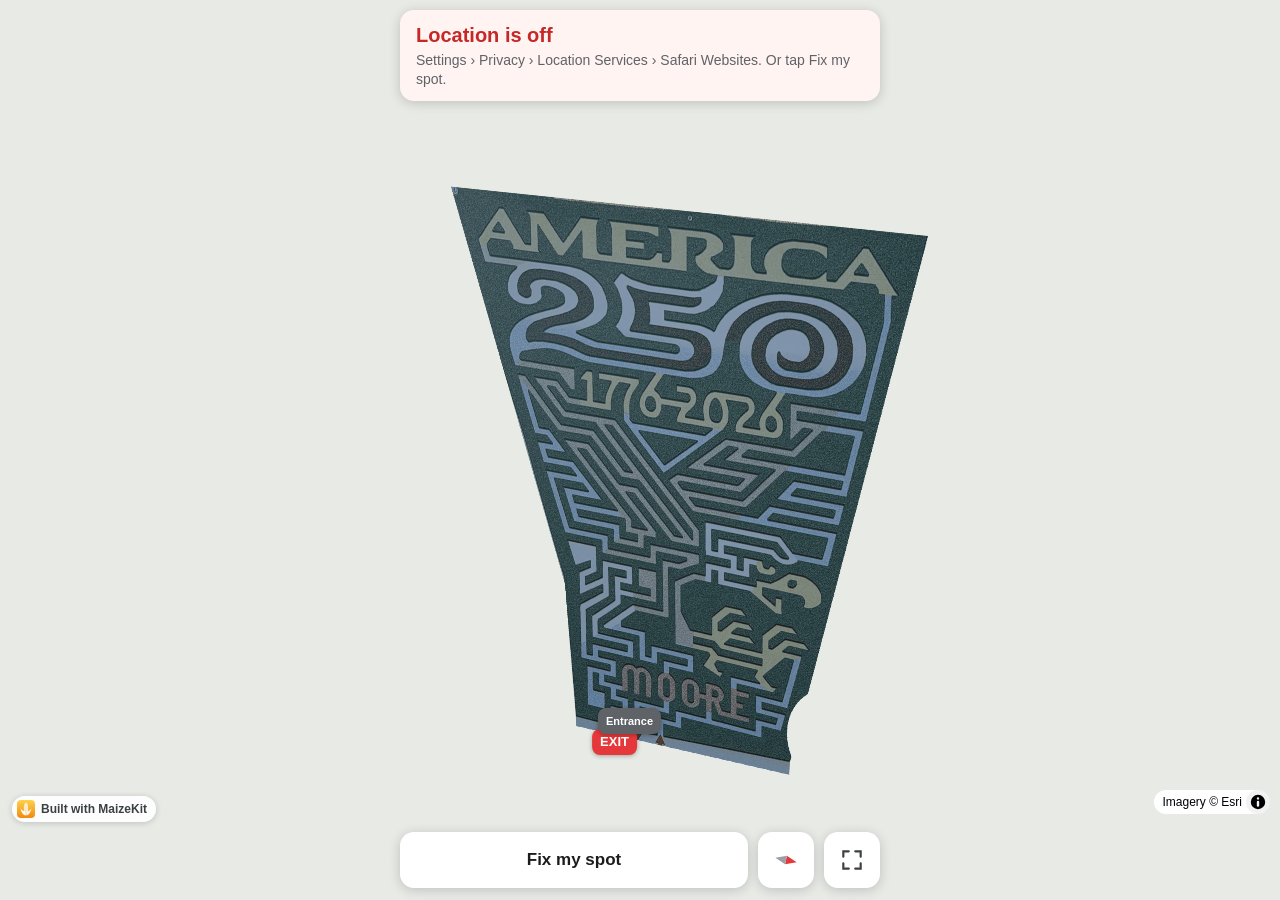
<file: m/moore-family-farm/index.html>
<!doctype html>
<html lang="en">
<head>
  <meta charset="utf-8">
  <meta name="viewport" content="width=device-width, initial-scale=1, viewport-fit=cover, user-scalable=no">
  <meta name="theme-color" content="#ffffff">
  <meta name="mobile-web-app-capable" content="yes">
  <meta name="apple-mobile-web-app-capable" content="yes">
  <meta name="apple-mobile-web-app-title" content="Corn Maze">
  <title>Corn Maze</title>
  <link rel="manifest" href="manifest.webmanifest">
  <link rel="icon" href="icons/favicon.svg" type="image/svg+xml">
  <link rel="icon" href="icons/favicon-32.png" sizes="32x32" type="image/png">
  <link rel="apple-touch-icon" href="icons/apple-touch-icon.png">
  <link rel="stylesheet" href="vendor/maplibre-gl.css">
  <link rel="stylesheet" href="style.css">
</head>
<body>
  <div id="map"></div>

  <div id="hud" class="card" aria-live="polite">
    <div id="hud-title" class="title">Loading maze…</div>
    <div id="hud-sub" class="sub"></div>
  </div>
  <div id="notice" class="notice" hidden></div>

  <a class="built" href="https://maizekit.github.io/" target="_blank" rel="noopener">
    <img src="icons/favicon.svg" alt="">Built with MaizeKit
  </a>

  <div class="bar">
    <button id="btn-here" class="btn main">Fix my spot</button>
    <button id="btn-mode" class="btn icon" aria-label="North up / follow me">
      <svg id="needle" viewBox="0 0 24 24"><path d="M12 2 16 12H8z" fill="#e5383b"/><path d="M12 22 8 12h8z" fill="#9aa0a6"/></svg>
    </button>
    <button id="btn-maze" class="btn icon" aria-label="Show whole maze">
      <svg viewBox="0 0 24 24"><path d="M4 9V4h5M15 4h5v5M20 15v5h-5M9 20H4v-5" fill="none" stroke="currentColor" stroke-width="2" stroke-linecap="round"/></svg>
    </button>
  </div>

  <script src="vendor/maplibre-gl.js"></script>
  <script src="app.js"></script>
</body>
</html>
</file>
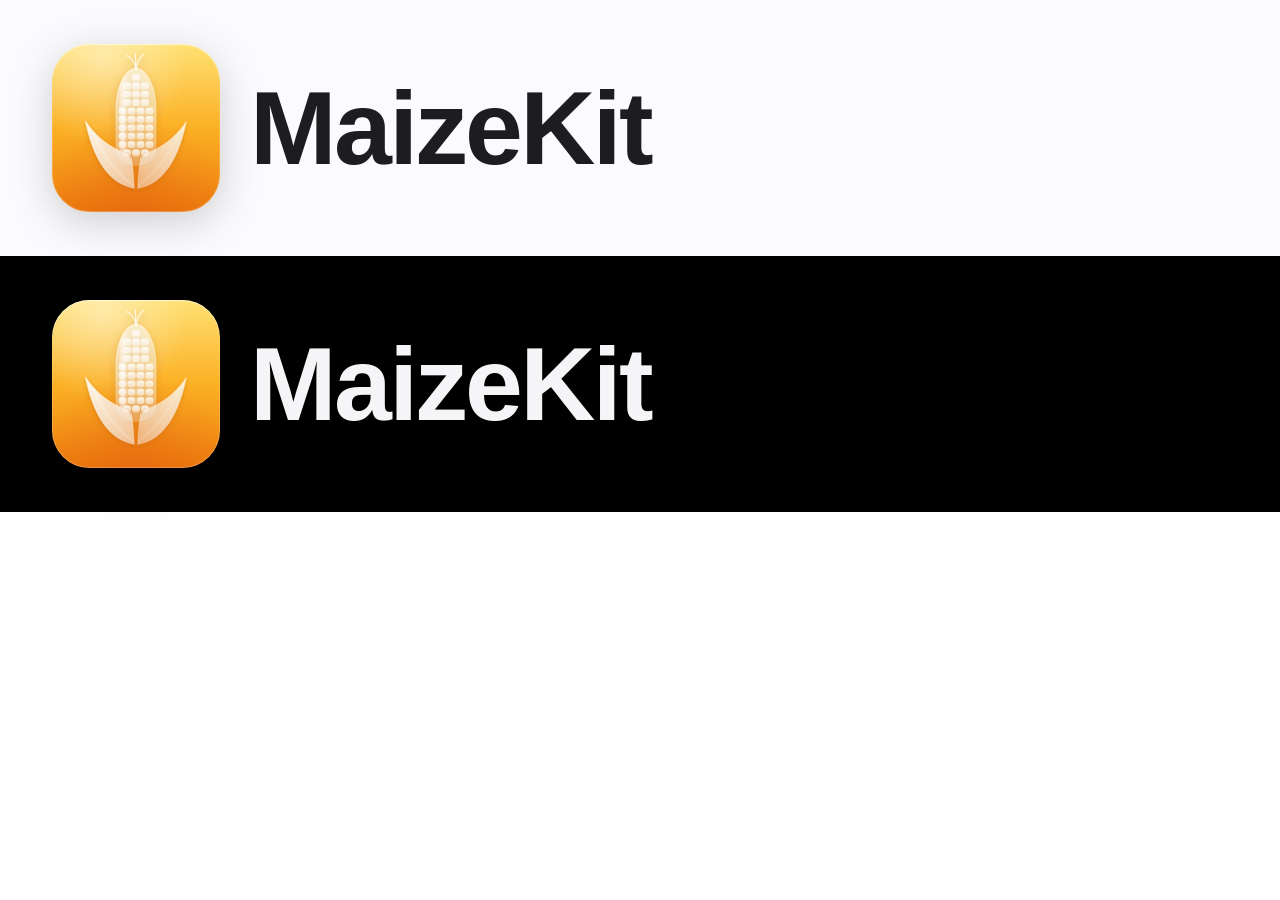
<file: brand/lockup.html>
<!doctype html><html><head><meta charset="utf-8"><style>
html,body{margin:0}
.p{display:flex;align-items:center;gap:30px;padding:44px 52px}
.p img{width:168px;height:168px;filter:drop-shadow(0 10px 20px rgba(0,0,0,.18))}
.w{font:600 104px -apple-system,BlinkMacSystemFont,"SF Pro Display",sans-serif;letter-spacing:-0.025em}
.light{background:#fbfbfd}.light .w{color:#1d1d1f}
.dark{background:#000}.dark .w{color:#f5f5f7}
</style></head><body>
<div class="p light"><img src="maizekit-icon.svg"><span class="w">MaizeKit</span></div>
<div class="p dark"><img src="maizekit-icon.svg"><span class="w">MaizeKit</span></div>
</body></html>
</file>
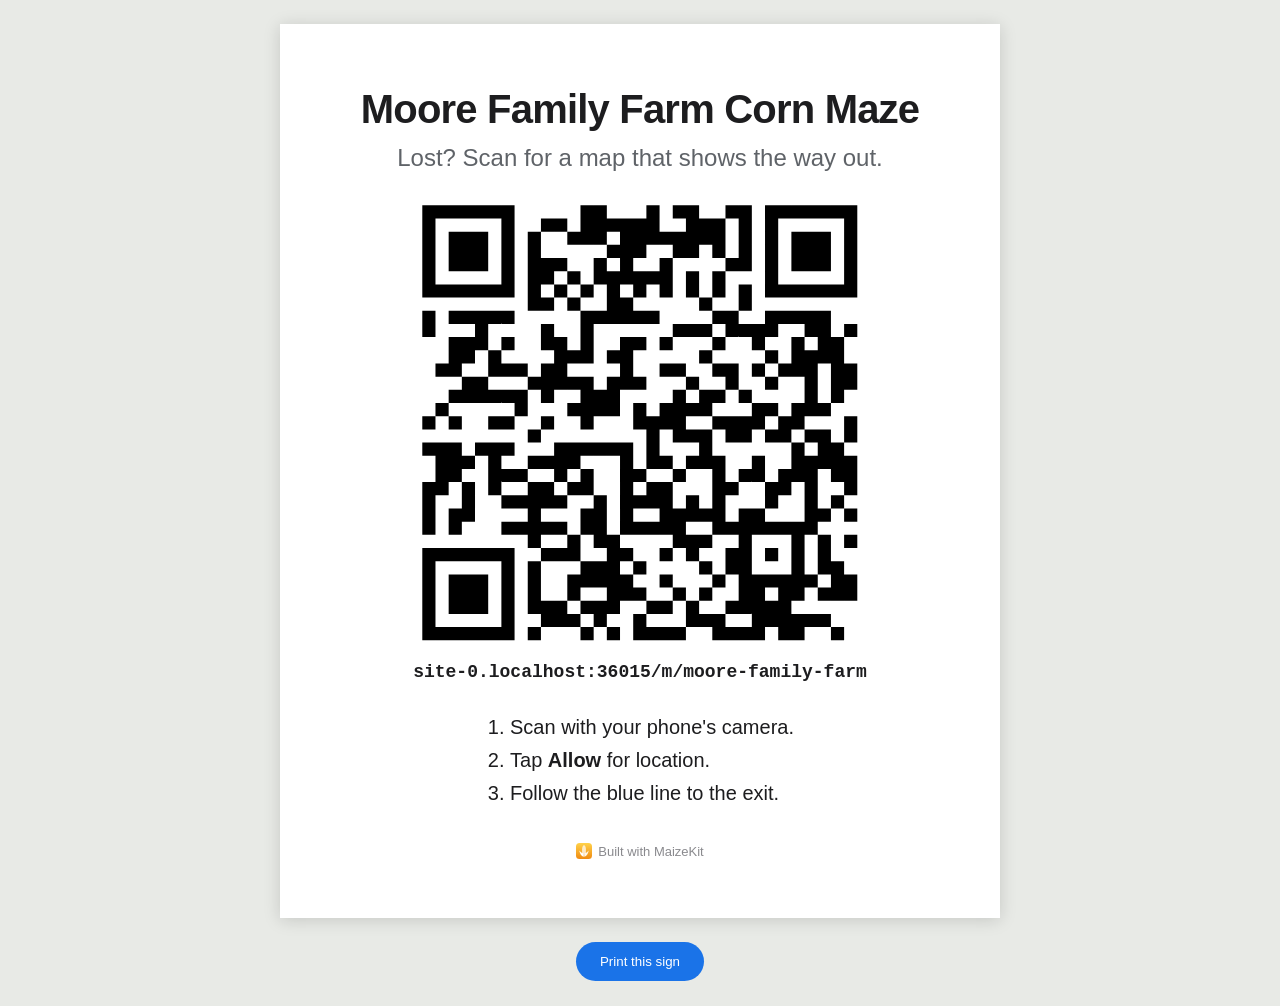
<file: m/moore-family-farm/sign.html>
<!doctype html>
<html lang="en">
<head>
  <meta charset="utf-8">
  <meta name="viewport" content="width=device-width, initial-scale=1">
  <title>Entrance sign</title>
  <link rel="icon" href="icons/favicon.svg" type="image/svg+xml">
  <style>
    /* A printable sign with a QR code for this maze site. Open it, then print (Letter or A4). */
    @page { margin: 0.5in; }
    * { box-sizing: border-box; }
    body {
      margin: 0;
      font: 18px/1.35 -apple-system, BlinkMacSystemFont, "Segoe UI", Roboto, sans-serif;
      color: #1d1d1f;
      background: #e8eae6;
    }
    .sheet {
      max-width: 7.5in;
      margin: 24px auto;
      padding: 0.6in 0.5in;
      background: #fff;
      text-align: center;
      box-shadow: 0 2px 16px rgba(0, 0, 0, 0.15);
    }
    h1 { margin: 0 0 6px; font-size: 40px; letter-spacing: -0.02em; }
    .lede { margin: 0 0 28px; font-size: 24px; color: #5f6368; }
    #qr svg { width: 4.6in; height: 4.6in; display: block; margin: 0 auto; }
    .url { margin: 18px 0 26px; font: 600 18px ui-monospace, "SF Mono", Menlo, monospace; word-break: break-all; }
    ol { display: inline-block; margin: 0; padding-left: 1.2em; text-align: left; font-size: 20px; }
    li { margin: 6px 0; }
    .made { margin-top: 30px; font-size: 13px; color: #8a8a8e; display: flex; gap: 6px; justify-content: center; align-items: center; }
    .made img { width: 16px; height: 16px; }
    .print { display: block; margin: 0 auto 24px; padding: 12px 24px; border: 0; border-radius: 999px; background: #1a73e8; color: #fff; font: 600 16px inherit; cursor: pointer; }
    @media print {
      body { background: #fff; }
      .sheet { margin: 0; box-shadow: none; padding: 0; }
      .print { display: none; }
    }
  </style>
</head>
<body>
  <div class="sheet">
    <h1 id="name">Corn Maze</h1>
    <p class="lede">Lost? Scan for a map that shows the way out.</p>
    <div id="qr" role="img" aria-label="QR code for this maze's guide"></div>
    <div class="url" id="url"></div>
    <ol>
      <li>Scan with your phone's camera.</li>
      <li>Tap <b>Allow</b> for location.</li>
      <li>Follow the blue line to the exit.</li>
    </ol>
    <div class="made"><img src="icons/favicon.svg" alt="">Built with MaizeKit</div>
  </div>
  <button class="print" onclick="window.print()">Print this sign</button>

  <script src="vendor/qrcode.min.js"></script>
  <script>
    // The QR code points at this site's own address, so every maze gets its own automatically.
    const site = new URL('./', location.href).href;
    document.getElementById('url').textContent = site.replace(/^https?:\/\//, '').replace(/\/$/, '');

    const qr = qrcode(0, 'M'); // auto size, medium error correction
    qr.addData(site);
    qr.make();
    document.getElementById('qr').innerHTML = qr.createSvgTag({ cellSize: 8, margin: 2, scalable: true });

    fetch('assets/maze.json')
      .then((r) => r.json())
      .then((m) => {
        if (!m.name) return;
        document.getElementById('name').textContent = m.name;
        document.title = `${m.name}: entrance sign`;
      })
      .catch(() => {});
  </script>
</body>
</html>
</file>
<file: _astro/index.DeC4rI5A.css>
:root{--text:#f5f5f7;--muted:#a1a1a6;--bg:#000;--soft:#101012;--gold:#f5a11a;--gold-deep:#e07b0a;--link:#2997ff;--link-hover:#47a6ff;--tile:#1c1c1e;--nav:#161617cc;--line:#ffffff1a;--footer-line:#2c2c2e;--qr-pad:#fff;color-scheme:dark}*{box-sizing:border-box}html{-webkit-text-size-adjust:100%}body{background:var(--bg);color:var(--text);-webkit-font-smoothing:antialiased;letter-spacing:-.01em;margin:0;font-family:-apple-system,BlinkMacSystemFont,SF Pro Display,Segoe UI,Roboto,sans-serif}a{color:var(--link);text-decoration:none}a:hover{text-decoration:underline}img{max-width:100%;height:auto;display:block}.nav{z-index:10;background:var(--nav);-webkit-backdrop-filter:saturate(180%)blur(20px);border-bottom:1px solid var(--line);position:sticky;top:0}.nav-inner{justify-content:space-between;align-items:center;max-width:980px;height:48px;margin:0 auto;padding:0 22px;display:flex}.brand{color:var(--text);align-items:center;gap:8px;font-size:17px;font-weight:600;display:flex}.brand:hover{text-decoration:none}.nav-links{align-items:center;gap:22px;font-size:13px;display:flex}.nav-links a{color:var(--text);opacity:.8}.nav-links a.nav-cta{opacity:1;background:var(--link);color:#fff;border-radius:980px;padding:4px 12px}.nav-links a.nav-cta:hover{background:var(--link-hover);text-decoration:none}section{text-align:center;padding:96px 22px}h1,h2{letter-spacing:-.03em;text-wrap:balance;margin:0 auto;font-weight:700}h1{font-size:clamp(48px,9vw,96px);line-height:1.02}h2{font-size:clamp(36px,6vw,64px);line-height:1.05}.lede,.sub{text-wrap:balance;max-width:640px;color:var(--muted);margin:20px auto 0;font-size:clamp(19px,2.4vw,24px);font-weight:500;line-height:1.35}.eyebrow{color:var(--gold);margin:0 0 10px;font-size:19px;font-weight:600}.hero{z-index:1;padding-top:72px;padding-bottom:0;position:relative}.hero-icon{filter:drop-shadow(0 6px 10px #e07b0a38);width:76px;height:76px;margin:0 auto 24px}.ctas{flex-wrap:wrap;justify-content:center;align-items:center;gap:28px;margin-top:32px;font-size:17px;display:flex}.btn{background:var(--link);color:#fff;border-radius:980px;padding:12px 24px;font-weight:500}.btn:hover{background:var(--link-hover);text-decoration:none}.more:after{content:" ›"}.phone{background:linear-gradient(145deg,#3a3a3c,#1d1d1f 40%,#2c2c2e);border-radius:58px;width:min(340px,78vw);margin:64px auto -140px;padding:11px;box-shadow:0 50px 100px -20px #00000059,0 0 0 1px #0009}.screen{background:#8a8f6d;border-radius:47px;padding-top:44px;position:relative;overflow:hidden}.island{background:#000;border-radius:20px;width:92px;height:27px;position:absolute;top:11px;left:50%;transform:translate(-50%)}.dark{color:#f5f5f7;border-top:1px solid var(--line);border-bottom:1px solid var(--line);background:#0b0b0c;padding-top:200px}.dark .sub{color:#a1a1a6}.steps{text-align:left;grid-template-columns:repeat(3,1fr);gap:24px;max-width:980px;margin:64px auto 0;padding:0;list-style:none;display:grid}.frame{aspect-ratio:1;background:#1d1d1f;border-radius:24px;place-items:center;margin-bottom:22px;display:grid;overflow:hidden}.frame img{object-fit:cover;width:100%;height:100%}.steps li:nth-child(2) .frame img{object-fit:contain;padding:18px}.steps b{background:var(--gold);color:#000;border-radius:50%;place-items:center;width:26px;height:26px;margin-bottom:12px;font-size:14px;display:inline-grid}.steps h3{letter-spacing:-.02em;margin:0 0 6px;font-size:24px}.steps p{color:#a1a1a6;margin:0;font-size:17px;line-height:1.4}.science{background:var(--bg)}.sci{text-align:left;grid-template-columns:1.1fr 1fr;align-items:center;gap:48px;max-width:980px;margin:56px auto 0;display:grid}.sci-fig{border:1px solid var(--line);background:#0b0b0c;border-radius:28px;margin:0;padding:28px}.sci-fig figcaption{color:var(--muted);text-align:center;margin-top:16px;font-size:14px}.sci-steps{counter-reset:s;gap:18px;margin:0;padding:0;list-style:none;display:grid}.sci-steps li{counter-increment:s;color:var(--muted);padding-left:44px;font-size:17px;line-height:1.45;position:relative}.sci-steps li:before{content:counter(s);background:var(--tile);width:28px;height:28px;color:var(--gold);border-radius:50%;place-items:center;font-size:14px;font-weight:700;display:grid;position:absolute;top:1px;left:0}.sci-steps b{color:var(--text)}.sci-steps em{color:var(--text);font-style:normal}.sci-note{color:var(--muted);margin:36px auto 0;font-size:14px}.features{background:var(--soft)}.features h2 span{color:var(--muted)}.grid{text-align:left;grid-template-columns:repeat(3,1fr);gap:20px;max-width:980px;margin:56px auto 0;display:grid}.tile{background:var(--tile);border-radius:28px;flex-direction:column;justify-content:flex-end;min-height:220px;padding:36px 32px;display:flex}.tile.wide{grid-column:span 2}.tile.full{grid-column:1/-1;min-height:180px}.tile.media{color:#fff;min-height:300px;padding:0;position:relative;overflow:hidden}.tile.media img{object-fit:cover;width:100%;height:100%;position:absolute;inset:0}.tile.media .cap{background:linear-gradient(#0000,#000000bf);margin-top:auto;padding:80px 32px 30px;position:relative}.tile.media p{color:#ffffffd1}.tile.qr img{background:var(--qr-pad);width:88px;height:88px;box-shadow:0 0 0 6px var(--qr-pad);border-radius:6px;margin-bottom:28px;padding:0}.glyph{width:56px;height:56px;color:var(--link);margin-bottom:24px}.tile.accent{background:linear-gradient(135deg, #ffd24a, var(--gold-deep));color:#2b1600}.tile.accent p{color:#2b1600cc}.tile h3{letter-spacing:-.02em;margin:0 0 8px;font-size:28px}.tile p{color:var(--muted);margin:0;font-size:17px;line-height:1.4}.close{padding-bottom:120px}footer{background:var(--soft);border-top:1px solid var(--footer-line)}.foot{max-width:980px;color:var(--muted);margin:0 auto;padding:20px 22px 32px;font-size:12px;line-height:1.5}.foot p{margin:6px 0}@media (width<=734px){section{padding:72px 20px}.dark{padding-top:180px}.grid{grid-template-columns:1fr}.tile.wide,.tile.full{grid-column:auto}.tile{min-height:0;padding:28px 24px}.steps{grid-template-columns:1fr;gap:44px;max-width:420px}.sci{grid-template-columns:1fr;gap:36px}.nav-links{gap:16px}}
</file>
<file: _astro/print.ehPL0gv-.css>
@media print{:root{--sl-color-white:#17181c;--sl-color-gray-1:#23262f;--sl-color-gray-2:#353841;--sl-color-gray-3:#555962;--sl-color-gray-4:#888c96;--sl-color-gray-5:#c1c3c8;--sl-color-gray-6:#edeef3;--sl-color-gray-7:#f6f7f9;--sl-color-black:#fff;--sl-color-orange-high:hsl(var(--sl-hue-orange), 80%, 25%);--sl-color-orange:hsl(var(--sl-hue-orange), 90%, 60%);--sl-color-orange-low:hsl(var(--sl-hue-orange), 90%, 88%);--sl-color-green-high:hsl(var(--sl-hue-green), 80%, 22%);--sl-color-green:hsl(var(--sl-hue-green), 90%, 46%);--sl-color-green-low:hsl(var(--sl-hue-green), 85%, 90%);--sl-color-blue-high:hsl(var(--sl-hue-blue), 80%, 30%);--sl-color-blue:hsl(var(--sl-hue-blue), 90%, 60%);--sl-color-blue-low:hsl(var(--sl-hue-blue), 88%, 90%);--sl-color-purple-high:hsl(var(--sl-hue-purple), 90%, 30%);--sl-color-purple:hsl(var(--sl-hue-purple), 90%, 60%);--sl-color-purple-low:hsl(var(--sl-hue-purple), 80%, 90%);--sl-color-red-high:hsl(var(--sl-hue-red), 80%, 30%);--sl-color-red:hsl(var(--sl-hue-red), 90%, 60%);--sl-color-red-low:hsl(var(--sl-hue-red), 80%, 90%);--sl-color-accent-high:#0f1c8a;--sl-color-accent:#3d50f5;--sl-color-accent-low:#cfd4fc;--sl-color-text-accent:var(--sl-color-accent);--sl-color-text-invert:var(--sl-color-black);--sl-color-bg-nav:var(--sl-color-gray-7);--sl-color-bg-sidebar:var(--sl-color-bg);--sl-color-bg-inline-code:var(--sl-color-gray-6);--sl-color-bg-accent:var(--sl-color-accent);--sl-color-hairline-light:var(--sl-color-gray-6);--sl-color-hairline-shade:var(--sl-color-gray-6);--sl-color-backdrop-overlay:#545864a8;--sl-shadow-sm:none;--sl-shadow-md:none;--sl-shadow-lg:none}.print\:hidden{display:none}.print\:flex{display:flex}.print\:block{display:block}main{padding-bottom:0}main>.content-panel{padding-block-start:0}.content-panel+.content-panel{border:0}.page>header{position:relative}.page>.main-frame{padding-top:0;padding-inline-start:0}.main-pane{--sl-sidebar-width:0px;--sl-content-width:100%}.sl-banner{--sl-color-banner-text:var(--sl-color-white);background-color:#0000}.sl-markdown-content :is(h1,h2,h3,h4,h5,h6){break-after:avoid}.sl-markdown-content :is(p,li){orphans:2;widows:2}.sl-markdown-content pre{white-space:pre-wrap;overflow-x:hidden}.sl-markdown-content .expressive-code,.sl-markdown-content figure,.sl-markdown-content pre{break-inside:avoid}.expressive-code .frame.is-terminal .header:before{box-shadow:inset 99rem 99rem var(--sl-color-gray-5)}.expressive-code .frame.has-title:not(.is-terminal) .header{border-bottom:1px solid var(--sl-color-gray-6);background:0 0}.expressive-code .frame.has-title:not(.is-terminal) .title{background:0 0}.expressive-code .frame.has-title:not(.is-terminal) .title:after{border-top:0}.expressive-code .copy{display:none}.sl-markdown-content code:not(:where(.not-content *)){margin-block:unset;background-color:#0000;padding:0;font-size:.9375em}.sl-badge{color:var(--sl-color-white);background:0 0}starlight-file-tree{break-inside:avoid}starlight-file-tree .highlight{outline:3px solid var(--sl-color-accent-low);color:var(--sl-color-text);background-color:#0000}.starlight-aside{break-inside:avoid}.sl-link-button.primary{border-color:var(--sl-color-white);color:var(--sl-color-white);background:0 0}starlight-tabs{break-inside:avoid}.sl-steps>li:after{box-shadow:inset 99rem 99rem var(--sl-color-hairline-light)}}
</file>
<file: _astro/common.WvOUWNIp.css>
:root{--sl-color-accent-low:#3a2604;--sl-color-accent:#e08a10;--sl-color-accent-high:#ffd78a}:root[data-theme=light]{--sl-color-accent-low:#fde9c4;--sl-color-accent:#b4610a;--sl-color-accent-high:#5a3205}@layer starlight.base{:root,::backdrop{--sl-color-white:#fff;--sl-color-gray-1:#edeef3;--sl-color-gray-2:#c1c3c8;--sl-color-gray-3:#888c96;--sl-color-gray-4:#555962;--sl-color-gray-5:#353841;--sl-color-gray-6:#23262f;--sl-color-black:#17181c;--sl-hue-orange:41;--sl-color-orange-low:hsl(var(--sl-hue-orange), 39%, 22%);--sl-color-orange:hsl(var(--sl-hue-orange), 82%, 63%);--sl-color-orange-high:hsl(var(--sl-hue-orange), 82%, 87%);--sl-hue-green:101;--sl-color-green-low:hsl(var(--sl-hue-green), 39%, 22%);--sl-color-green:hsl(var(--sl-hue-green), 82%, 63%);--sl-color-green-high:hsl(var(--sl-hue-green), 82%, 80%);--sl-hue-blue:234;--sl-color-blue-low:hsl(var(--sl-hue-blue), 54%, 20%);--sl-color-blue:hsl(var(--sl-hue-blue), 100%, 60%);--sl-color-blue-high:hsl(var(--sl-hue-blue), 100%, 87%);--sl-hue-purple:281;--sl-color-purple-low:hsl(var(--sl-hue-purple), 39%, 22%);--sl-color-purple:hsl(var(--sl-hue-purple), 82%, 63%);--sl-color-purple-high:hsl(var(--sl-hue-purple), 82%, 89%);--sl-hue-red:339;--sl-color-red-low:hsl(var(--sl-hue-red), 39%, 22%);--sl-color-red:hsl(var(--sl-hue-red), 82%, 63%);--sl-color-red-high:hsl(var(--sl-hue-red), 82%, 87%);--sl-color-accent-low:#17264f;--sl-color-accent:#3369ff;--sl-color-accent-high:#b3c7ff;--sl-color-text:var(--sl-color-gray-2);--sl-color-text-accent:var(--sl-color-accent-high);--sl-color-text-invert:var(--sl-color-accent-low);--sl-color-bg:var(--sl-color-black);--sl-color-bg-nav:var(--sl-color-gray-6);--sl-color-bg-sidebar:var(--sl-color-gray-6);--sl-color-bg-inline-code:var(--sl-color-gray-5);--sl-color-bg-accent:var(--sl-color-accent-high);--sl-color-hairline-light:var(--sl-color-gray-5);--sl-color-hairline:var(--sl-color-gray-6);--sl-color-hairline-shade:var(--sl-color-black);--sl-color-backdrop-overlay:#16181da8;--sl-shadow-sm:0px 1px 1px #0000001f, 0px 2px 1px #0000003d;--sl-shadow-md:0px 8px 4px #00000014, 0px 5px 2px #00000014, 0px 3px 2px #0000001f, 0px 1px 1px #00000026;--sl-shadow-lg:0px 25px 7px #00000008, 0px 16px 6px #0000001a, 0px 9px 5px #16181d54, 0px 4px 4px #000000bf, 0px 4px 2px #00000040;--sl-text-2xs:.75rem;--sl-text-xs:.8125rem;--sl-text-sm:.875rem;--sl-text-base:1rem;--sl-text-lg:1.125rem;--sl-text-xl:1.25rem;--sl-text-2xl:1.5rem;--sl-text-3xl:1.8125rem;--sl-text-4xl:2.1875rem;--sl-text-5xl:2.625rem;--sl-text-6xl:4rem;--sl-text-body:var(--sl-text-base);--sl-text-body-sm:var(--sl-text-xs);--sl-text-code:var(--sl-text-sm);--sl-text-code-sm:var(--sl-text-xs);--sl-text-h1:var(--sl-text-4xl);--sl-text-h2:var(--sl-text-3xl);--sl-text-h3:var(--sl-text-2xl);--sl-text-h4:var(--sl-text-xl);--sl-text-h5:var(--sl-text-lg);--sl-line-height:1.75;--sl-line-height-headings:1.2;--sl-font-system:-apple-system, BlinkMacSystemFont, "Segoe UI", Roboto, "Helvetica Neue", "Noto Sans", Arial, sans-serif, "Apple Color Emoji", "Segoe UI Emoji", "Segoe UI Symbol", "Noto Color Emoji";--sl-font-system-mono:ui-monospace, SFMono-Regular, Menlo, Monaco, Consolas, "Liberation Mono", "Courier New", monospace;--__sl-font:var(--sl-font,var(--sl-font-system)), var(--sl-font-system);--__sl-font-mono:var(--sl-font-mono,var(--sl-font-system-mono)), var(--sl-font-system-mono);--sl-nav-height:3.5rem;--sl-nav-pad-x:1rem;--sl-nav-pad-y:.75rem;--sl-mobile-toc-height:3rem;--sl-sidebar-width:18.75rem;--sl-sidebar-pad-x:1rem;--sl-content-width:45rem;--sl-content-pad-x:1rem;--sl-content-gap-y:1rem;--sl-main-pad:0 0 3vh 0;--sl-menu-button-size:2rem;--sl-nav-gap:var(--sl-content-pad-x);--sl-outline-offset-inside:-.1875rem;--sl-z-index-toc:4;--sl-z-index-menu:5;--sl-z-index-navbar:10;--sl-z-index-skiplink:20}:root[data-theme=light],[data-theme=light] ::backdrop{--sl-color-white:#17181c;--sl-color-gray-1:#23262f;--sl-color-gray-2:#353841;--sl-color-gray-3:#555962;--sl-color-gray-4:#888c96;--sl-color-gray-5:#c1c3c8;--sl-color-gray-6:#edeef3;--sl-color-gray-7:#f6f7f9;--sl-color-black:#fff;--sl-color-orange-high:hsl(var(--sl-hue-orange), 80%, 25%);--sl-color-orange:hsl(var(--sl-hue-orange), 90%, 60%);--sl-color-orange-low:hsl(var(--sl-hue-orange), 90%, 88%);--sl-color-green-high:hsl(var(--sl-hue-green), 80%, 22%);--sl-color-green:hsl(var(--sl-hue-green), 90%, 46%);--sl-color-green-low:hsl(var(--sl-hue-green), 85%, 90%);--sl-color-blue-high:hsl(var(--sl-hue-blue), 80%, 30%);--sl-color-blue:hsl(var(--sl-hue-blue), 90%, 60%);--sl-color-blue-low:hsl(var(--sl-hue-blue), 88%, 90%);--sl-color-purple-high:hsl(var(--sl-hue-purple), 90%, 30%);--sl-color-purple:hsl(var(--sl-hue-purple), 90%, 60%);--sl-color-purple-low:hsl(var(--sl-hue-purple), 80%, 90%);--sl-color-red-high:hsl(var(--sl-hue-red), 80%, 30%);--sl-color-red:hsl(var(--sl-hue-red), 90%, 60%);--sl-color-red-low:hsl(var(--sl-hue-red), 80%, 90%);--sl-color-accent-high:#0f1c8a;--sl-color-accent:#3d50f5;--sl-color-accent-low:#cfd4fc;--sl-color-text-accent:var(--sl-color-accent);--sl-color-text-invert:var(--sl-color-black);--sl-color-bg-nav:var(--sl-color-gray-7);--sl-color-bg-sidebar:var(--sl-color-bg);--sl-color-bg-inline-code:var(--sl-color-gray-6);--sl-color-bg-accent:var(--sl-color-accent);--sl-color-hairline-light:var(--sl-color-gray-6);--sl-color-hairline-shade:var(--sl-color-gray-6);--sl-color-backdrop-overlay:#545864a8;--sl-shadow-sm:0px 1px 1px #0000000f, 0px 2px 1px #0000000f;--sl-shadow-md:0px 8px 4px #00000008, 0px 5px 2px #00000008, 0px 3px 2px #0000000f, 0px 1px 1px #0000000f;--sl-shadow-lg:0px 25px 7px #00000003, 0px 16px 6px #00000008, 0px 9px 5px #16181d14, 0px 4px 4px #00000029, 0px 4px 2px #0000000a}@media (width>=50em){:root{--sl-nav-height:4rem;--sl-nav-pad-x:1.5rem;--sl-text-h1:var(--sl-text-5xl);--sl-text-h2:var(--sl-text-4xl);--sl-text-h3:var(--sl-text-3xl);--sl-text-h4:var(--sl-text-2xl)}}@media (width>=72rem){:root{--sl-content-pad-x:1.5rem;--sl-mobile-toc-height:0rem}}}@layer starlight.reset{*,:before,:after{box-sizing:border-box}*{margin:0}html{color-scheme:dark;accent-color:var(--sl-color-accent);-webkit-text-size-adjust:100%;text-size-adjust:100%}html[data-theme=light]{color-scheme:light}body{font-family:var(--__sl-font);line-height:var(--sl-line-height);-webkit-font-smoothing:antialiased;color:var(--sl-color-text);background-color:var(--sl-color-bg)}[lang]:where(:lang(zh),:lang(ja)){text-autospace:normal}[lang]:where(:not(:lang(zh),:lang(ja))){text-autospace:initial}pre,code,samp,kbd{text-autospace:no-autospace}input,button,textarea,select{font:inherit}p,h1,h2,h3,h4,h5,h6,code{overflow-wrap:break-word}code{font-family:var(--__sl-font-mono)}}@layer starlight.core{.sl-banner:where(.astro-ofbg3qve){--__sl-banner-text:var(--sl-color-banner-text,var(--sl-color-text-invert));padding:var(--sl-nav-pad-y) var(--sl-nav-pad-x);background-color:var(--sl-color-banner-bg,var(--sl-color-bg-accent));color:var(--__sl-banner-text);line-height:var(--sl-line-height-headings);text-align:center;text-wrap:balance;box-shadow:var(--sl-shadow-sm)}.sl-banner:where(.astro-ofbg3qve) a{color:var(--__sl-banner-text)}.content-panel:where(.astro-a7po4psb){padding:1.5rem var(--sl-content-pad-x)}.content-panel:where(.astro-a7po4psb)+.content-panel:where(.astro-a7po4psb){border-top:1px solid var(--sl-color-hairline)}.sl-container:where(.astro-a7po4psb){max-width:var(--sl-content-width)}.sl-container:where(.astro-a7po4psb)>*+*{margin-top:1.5rem}@media (width>=72rem){.sl-container:where(.astro-a7po4psb){margin-inline:var(--sl-content-margin-inline,auto)}}p:where(.astro-gsljcgkv){border:1px solid var(--sl-color-orange);background-color:var(--sl-color-orange-low);color:var(--sl-color-orange-high);width:max-content;max-width:100%;font-size:var(--sl-text-body-sm);line-height:var(--sl-line-height-headings);text-align:start;align-items:center;gap:.75em;padding:.75em 1em}a:where(.astro-qlekgd3o){color:var(--sl-color-gray-3);align-items:center;gap:.5rem;text-decoration:none}a:where(.astro-qlekgd3o):hover{color:var(--sl-color-white)}.pagination-links:where(.astro-b5raizh3){grid-template-columns:repeat(auto-fit,minmax(min(18rem,100%),1fr));gap:1rem;display:grid}a:where(.astro-b5raizh3){border:1px solid var(--sl-color-gray-5);width:100%;color:var(--sl-color-gray-2);box-shadow:var(--sl-shadow-md);overflow-wrap:anywhere;border-radius:.5rem;flex-grow:1;flex-basis:calc(50% - .5rem);justify-content:flex-start;align-items:center;gap:.5rem;padding:1rem;text-decoration:none;display:flex}:where(.astro-b5raizh3)[rel=next]{text-align:end;flex-direction:row-reverse;justify-content:end}a:where(.astro-b5raizh3):hover{border-color:var(--sl-color-gray-2)}.link-title:where(.astro-b5raizh3){color:var(--sl-color-white);font-size:var(--sl-text-2xl);line-height:var(--sl-line-height-headings)}svg:where(.astro-b5raizh3){flex-shrink:0}footer:where(.astro-ddtxxk7k){flex-direction:column;gap:1.5rem}.meta:where(.astro-ddtxxk7k){font-size:var(--sl-text-sm);color:var(--sl-color-gray-3);flex-wrap:wrap;justify-content:space-between;gap:.75rem 3rem;margin-top:3rem}.meta:where(.astro-ddtxxk7k)>p:only-child{margin-inline-start:auto}.kudos:where(.astro-ddtxxk7k){font-size:var(--sl-text-xs);color:var(--sl-color-gray-3);align-items:center;gap:.5em;margin:1.5rem auto;text-decoration:none}.kudos:where(.astro-ddtxxk7k):hover{color:var(--sl-color-white)}label:where(.astro-2z5xp7gb){--sl-label-icon-size:.875rem;--sl-caret-size:1.25rem;--sl-inline-padding:.5rem;color:var(--sl-color-gray-2);align-items:center;gap:.25rem;display:flex;position:relative}label:where(.astro-2z5xp7gb):hover{color:var(--sl-color-white)}.icon:where(.astro-2z5xp7gb){pointer-events:none;position:absolute;top:50%;transform:translateY(-50%)}select:where(.astro-2z5xp7gb){padding-block:.625rem;padding-inline:calc(var(--sl-label-icon-size) + var(--sl-inline-padding) + .25rem) calc(var(--sl-caret-size) + var(--sl-inline-padding) + .25rem);margin-inline:calc(var(--sl-inline-padding) * -1);width:calc(var(--sl-select-width) + var(--sl-inline-padding) * 2);text-overflow:ellipsis;color:inherit;cursor:pointer;appearance:none;background-color:#0000;border:0}option:where(.astro-2z5xp7gb){background-color:var(--sl-color-bg-nav);color:var(--sl-color-gray-1)}@media (width>=50rem){select:where(.astro-2z5xp7gb){font-size:var(--sl-text-sm)}}site-search:where(.astro-b5kgnn7o){display:contents}button:where(.astro-b5kgnn7o)[data-open-modal]{color:var(--sl-color-gray-1);cursor:pointer;height:2.5rem;font-size:var(--sl-text-xl);background-color:#0000;border:0;align-items:center;gap:.5rem;display:flex}@media (width>=50rem){button:where(.astro-b5kgnn7o)[data-open-modal]{border:1px solid var(--sl-color-gray-5);background-color:var(--sl-color-black);color:var(--sl-color-gray-2);font-size:var(--sl-text-sm);border-radius:.5rem;width:100%;max-width:22rem;padding-inline:.75rem .5rem}button:where(.astro-b5kgnn7o)[data-open-modal]:hover{border-color:var(--sl-color-gray-2);color:var(--sl-color-white)}button:where(.astro-b5kgnn7o)[data-open-modal]>:where(.astro-b5kgnn7o):last-child{margin-inline-start:auto}}button:where(.astro-b5kgnn7o)>kbd:where(.astro-b5kgnn7o){font-size:var(--sl-text-2xs);background-color:var(--sl-color-gray-6);border-radius:.25rem;gap:.25em;padding-inline:.375rem}kbd:where(.astro-b5kgnn7o){font-family:var(--__sl-font)}dialog:where(.astro-b5kgnn7o){background-color:var(--sl-color-gray-6);border:1px solid var(--sl-color-gray-5);width:100%;max-width:100%;height:100%;max-height:100%;box-shadow:var(--sl-shadow-lg);margin:0}dialog:where(.astro-b5kgnn7o)[open]{display:flex}dialog:where(.astro-b5kgnn7o)::backdrop{background-color:var(--sl-color-backdrop-overlay);backdrop-filter:blur(.25rem)}.dialog-frame:where(.astro-b5kgnn7o){flex-direction:column;flex-grow:1;gap:1rem;padding:1rem;position:relative;overflow:auto}button:where(.astro-b5kgnn7o)[data-close-modal]{z-index:1;height:calc(64px * var(--pagefind-ui-scale));cursor:pointer;color:var(--sl-color-text-accent);background:0 0;border:0;align-self:flex-end;align-items:center;padding:.25rem;position:absolute}#starlight__search:where(.astro-b5kgnn7o){--pagefind-ui-primary:var(--sl-color-text);--pagefind-ui-text:var(--sl-color-gray-2);--pagefind-ui-font:var(--__sl-font);--pagefind-ui-background:var(--sl-color-black);--pagefind-ui-border:var(--sl-color-gray-5);--pagefind-ui-border-width:1px;--pagefind-ui-tag:var(--sl-color-gray-5);--sl-search-cancel-space:5rem}:root[data-theme=light] #starlight__search:where(.astro-b5kgnn7o){--pagefind-ui-tag:var(--sl-color-gray-6)}@media (width>=50rem){#starlight__search:where(.astro-b5kgnn7o){--sl-search-cancel-space:0px}dialog:where(.astro-b5kgnn7o){border-radius:.5rem;width:90%;max-width:40rem;height:max-content;min-height:15rem;max-height:calc(100% - 8rem);margin:4rem auto auto}.dialog-frame:where(.astro-b5kgnn7o){padding:1.5rem}}.pagefind-ui__result.svelte-j9e30.svelte-j9e30{align-items:flex-start;gap:min(calc(40px * var(--pagefind-ui-scale)), 3%);padding:calc(30px * var(--pagefind-ui-scale)) 0 calc(40px * var(--pagefind-ui-scale));border-top:solid var(--pagefind-ui-border-width) var(--pagefind-ui-border);list-style-type:none;display:flex}.pagefind-ui__result.svelte-j9e30.svelte-j9e30:last-of-type{border-bottom:solid var(--pagefind-ui-border-width) var(--pagefind-ui-border)}.pagefind-ui__result-thumb.svelte-j9e30.svelte-j9e30{width:min(30%, calc((30% - (100px * var(--pagefind-ui-scale))) * 100000));max-width:calc(120px * var(--pagefind-ui-scale));margin-top:calc(10px * var(--pagefind-ui-scale));aspect-ratio:var(--pagefind-ui-image-box-ratio);position:relative}.pagefind-ui__result-image.svelte-j9e30.svelte-j9e30{border-radius:var(--pagefind-ui-image-border-radius);width:auto;max-width:100%;height:auto;max-height:100%;font-size:0;display:block;position:absolute;left:50%;transform:translate(-50%)}.pagefind-ui__result-inner.svelte-j9e30.svelte-j9e30{margin-top:calc(10px * var(--pagefind-ui-scale));flex-direction:column;flex:1;align-items:flex-start;display:flex}.pagefind-ui__result-title.svelte-j9e30.svelte-j9e30{font-weight:700;font-size:calc(21px * var(--pagefind-ui-scale));margin-top:0;margin-bottom:0;display:inline-block}.pagefind-ui__result-title.svelte-j9e30 .pagefind-ui__result-link.svelte-j9e30{color:var(--pagefind-ui-text);text-decoration:none}.pagefind-ui__result-title.svelte-j9e30 .pagefind-ui__result-link.svelte-j9e30:hover{text-decoration:underline}.pagefind-ui__result-excerpt.svelte-j9e30.svelte-j9e30{font-weight:400;font-size:calc(16px * var(--pagefind-ui-scale));margin-top:calc(4px * var(--pagefind-ui-scale));min-width:calc(250px * var(--pagefind-ui-scale));margin-bottom:0;display:inline-block}.pagefind-ui__loading.svelte-j9e30.svelte-j9e30{color:var(--pagefind-ui-text);background-color:var(--pagefind-ui-text);border-radius:var(--pagefind-ui-border-radius);opacity:.1;pointer-events:none}.pagefind-ui__result-tags.svelte-j9e30.svelte-j9e30{gap:calc(20px * var(--pagefind-ui-scale));margin-top:calc(20px * var(--pagefind-ui-scale));flex-wrap:wrap;padding:0;list-style-type:none;display:flex}.pagefind-ui__result-tag.svelte-j9e30.svelte-j9e30{padding:calc(4px * var(--pagefind-ui-scale)) calc(8px * var(--pagefind-ui-scale));font-size:calc(14px * var(--pagefind-ui-scale));border-radius:var(--pagefind-ui-border-radius);background-color:var(--pagefind-ui-tag)}.pagefind-ui__result.svelte-4xnkmf.svelte-4xnkmf{align-items:flex-start;gap:min(calc(40px * var(--pagefind-ui-scale)), 3%);padding:calc(30px * var(--pagefind-ui-scale)) 0 calc(40px * var(--pagefind-ui-scale));border-top:solid var(--pagefind-ui-border-width) var(--pagefind-ui-border);list-style-type:none;display:flex}.pagefind-ui__result.svelte-4xnkmf.svelte-4xnkmf:last-of-type{border-bottom:solid var(--pagefind-ui-border-width) var(--pagefind-ui-border)}.pagefind-ui__result-nested.svelte-4xnkmf.svelte-4xnkmf{padding-left:calc(20px * var(--pagefind-ui-scale));flex-direction:column;display:flex}.pagefind-ui__result-nested.svelte-4xnkmf.svelte-4xnkmf:first-of-type{padding-top:calc(10px * var(--pagefind-ui-scale))}.pagefind-ui__result-nested.svelte-4xnkmf .pagefind-ui__result-link.svelte-4xnkmf{font-size:.9em;position:relative}.pagefind-ui__result-nested.svelte-4xnkmf .pagefind-ui__result-link.svelte-4xnkmf:before{content:"⤷ ";position:absolute;top:0;right:calc(100% + .1em)}.pagefind-ui__result-thumb.svelte-4xnkmf.svelte-4xnkmf{width:min(30%, calc((30% - (100px * var(--pagefind-ui-scale))) * 100000));max-width:calc(120px * var(--pagefind-ui-scale));margin-top:calc(10px * var(--pagefind-ui-scale));aspect-ratio:var(--pagefind-ui-image-box-ratio);position:relative}.pagefind-ui__result-image.svelte-4xnkmf.svelte-4xnkmf{border-radius:var(--pagefind-ui-image-border-radius);width:auto;max-width:100%;height:auto;max-height:100%;font-size:0;display:block;position:absolute;left:50%;transform:translate(-50%)}.pagefind-ui__result-inner.svelte-4xnkmf.svelte-4xnkmf{margin-top:calc(10px * var(--pagefind-ui-scale));flex-direction:column;flex:1;align-items:flex-start;display:flex}.pagefind-ui__result-title.svelte-4xnkmf.svelte-4xnkmf{font-weight:700;font-size:calc(21px * var(--pagefind-ui-scale));margin-top:0;margin-bottom:0;display:inline-block}.pagefind-ui__result-title.svelte-4xnkmf .pagefind-ui__result-link.svelte-4xnkmf{color:var(--pagefind-ui-text);text-decoration:none}.pagefind-ui__result-title.svelte-4xnkmf .pagefind-ui__result-link.svelte-4xnkmf:hover{text-decoration:underline}.pagefind-ui__result-excerpt.svelte-4xnkmf.svelte-4xnkmf{font-weight:400;font-size:calc(16px * var(--pagefind-ui-scale));margin-top:calc(4px * var(--pagefind-ui-scale));min-width:calc(250px * var(--pagefind-ui-scale));margin-bottom:0;display:inline-block}.pagefind-ui__loading.svelte-4xnkmf.svelte-4xnkmf{color:var(--pagefind-ui-text);background-color:var(--pagefind-ui-text);border-radius:var(--pagefind-ui-border-radius);opacity:.1;pointer-events:none}.pagefind-ui__result-tags.svelte-4xnkmf.svelte-4xnkmf{gap:calc(20px * var(--pagefind-ui-scale));margin-top:calc(20px * var(--pagefind-ui-scale));flex-wrap:wrap;padding:0;list-style-type:none;display:flex}.pagefind-ui__result-tag.svelte-4xnkmf.svelte-4xnkmf{padding:calc(4px * var(--pagefind-ui-scale)) calc(8px * var(--pagefind-ui-scale));font-size:calc(14px * var(--pagefind-ui-scale));border-radius:var(--pagefind-ui-border-radius);background-color:var(--pagefind-ui-tag)}legend.svelte-1v2r7ls.svelte-1v2r7ls{clip:rect(0 0 0 0);position:absolute}.pagefind-ui__filter-panel.svelte-1v2r7ls.svelte-1v2r7ls{min-width:min(calc(260px * var(--pagefind-ui-scale)), 100%);margin-top:calc(20px * var(--pagefind-ui-scale));flex-direction:column;flex:1;display:flex}.pagefind-ui__filter-group.svelte-1v2r7ls.svelte-1v2r7ls{border:0;padding:0}.pagefind-ui__filter-block.svelte-1v2r7ls.svelte-1v2r7ls{border-bottom:solid calc(2px * var(--pagefind-ui-scale)) var(--pagefind-ui-border);padding:0;padding:calc(20px * var(--pagefind-ui-scale)) 0;display:block}.pagefind-ui__filter-name.svelte-1v2r7ls.svelte-1v2r7ls{font-size:calc(16px * var(--pagefind-ui-scale));cursor:pointer;height:calc(24px * var(--pagefind-ui-scale));align-items:center;font-weight:700;list-style:none;display:flex;position:relative}.pagefind-ui__filter-name.svelte-1v2r7ls.svelte-1v2r7ls::-webkit-details-marker{display:none}.pagefind-ui__filter-name.svelte-1v2r7ls.svelte-1v2r7ls:after{content:"";right:calc(6px * var(--pagefind-ui-scale));width:calc(8px * var(--pagefind-ui-scale));height:calc(8px * var(--pagefind-ui-scale));border:solid calc(2px * var(--pagefind-ui-scale)) currentColor;border-top:0;border-right:0;position:absolute;top:50%;transform:translateY(-70%)rotate(-45deg)}.pagefind-ui__filter-block[open].svelte-1v2r7ls .pagefind-ui__filter-name.svelte-1v2r7ls:after{transform:translateY(-70%)rotate(-225deg)}.pagefind-ui__filter-group.svelte-1v2r7ls.svelte-1v2r7ls{gap:calc(20px * var(--pagefind-ui-scale));padding-top:calc(30px * var(--pagefind-ui-scale));flex-direction:column;display:flex}.pagefind-ui__filter-value.svelte-1v2r7ls.svelte-1v2r7ls{align-items:center;gap:calc(8px * var(--pagefind-ui-scale));display:flex;position:relative}.pagefind-ui__filter-value.svelte-1v2r7ls.svelte-1v2r7ls:before{content:"";top:50%;left:calc(8px * var(--pagefind-ui-scale));opacity:0;width:0;height:0;transform:translate(calc(4.5px * var(--pagefind-ui-scale) * -1), calc(.8px * var(--pagefind-ui-scale))) skewX(-5deg) rotateZ(-45deg);transform-origin:0 0;pointer-events:none;border-top:0;border-bottom:1px solid #fff;border-left:1px solid #fff;border-right:0;position:absolute}.pagefind-ui__filter-value.pagefind-ui__filter-value--checked.svelte-1v2r7ls.svelte-1v2r7ls:before{opacity:1;width:calc(9px * var(--pagefind-ui-scale));height:calc(4px * var(--pagefind-ui-scale));transition:width .1s ease-out .1s,height .1s ease-in}.pagefind-ui__filter-checkbox.svelte-1v2r7ls.svelte-1v2r7ls{width:calc(16px * var(--pagefind-ui-scale));height:calc(16px * var(--pagefind-ui-scale));border:solid 1px var(--pagefind-ui-border);-webkit-appearance:none;appearance:none;border-radius:calc(var(--pagefind-ui-border-radius) / 2);background-color:var(--pagefind-ui-background);cursor:pointer;margin:0}.pagefind-ui__filter-checkbox.svelte-1v2r7ls.svelte-1v2r7ls:checked{background-color:var(--pagefind-ui-primary);border:solid 1px var(--pagefind-ui-primary)}.pagefind-ui__filter-label.svelte-1v2r7ls.svelte-1v2r7ls{cursor:pointer;font-size:calc(16px * var(--pagefind-ui-scale));font-weight:400}.pagefind-ui--reset :where(:not(html,iframe,canvas,img,svg,video):not(svg *,symbol *)){all:unset;display:revert;outline:revert}.pagefind-ui--reset *,.pagefind-ui--reset :before,.pagefind-ui--reset :after{box-sizing:border-box}.pagefind-ui--reset a,.pagefind-ui--reset button{cursor:revert}.pagefind-ui--reset ol,.pagefind-ui--reset ul,.pagefind-ui--reset menu{list-style:none}.pagefind-ui--reset img{max-width:100%}.pagefind-ui--reset table{border-collapse:collapse}.pagefind-ui--reset input,.pagefind-ui--reset textarea{-webkit-user-select:auto}.pagefind-ui--reset textarea{white-space:revert}.pagefind-ui--reset meter{-webkit-appearance:revert;appearance:revert}.pagefind-ui--reset ::placeholder{color:unset}.pagefind-ui--reset :where([hidden]){display:none}.pagefind-ui--reset :where([contenteditable]:not([contenteditable=false])){-moz-user-modify:read-write;-webkit-user-modify:read-write;overflow-wrap:break-word;-webkit-line-break:after-white-space;-webkit-user-select:auto}.pagefind-ui--reset :where([draggable=true]){-webkit-user-drag:element}.pagefind-ui--reset mark{all:revert}:root{--pagefind-ui-scale:.8;--pagefind-ui-primary:#393939;--pagefind-ui-text:#393939;--pagefind-ui-background:#fff;--pagefind-ui-border:#eee;--pagefind-ui-tag:#eee;--pagefind-ui-border-width:2px;--pagefind-ui-border-radius:8px;--pagefind-ui-image-border-radius:8px;--pagefind-ui-image-box-ratio:3 / 2;--pagefind-ui-font:system, -apple-system, "BlinkMacSystemFont", ".SFNSText-Regular", "San Francisco", "Roboto", "Segoe UI", "Helvetica Neue", "Lucida Grande", "Ubuntu", "arial", sans-serif}.pagefind-ui.svelte-e9gkc3{width:100%;color:var(--pagefind-ui-text);font-family:var(--pagefind-ui-font)}.pagefind-ui__hidden.svelte-e9gkc3{display:none!important}.pagefind-ui__suppressed.svelte-e9gkc3{opacity:0;pointer-events:none}.pagefind-ui__form.svelte-e9gkc3{position:relative}.pagefind-ui__form.svelte-e9gkc3:before{background-color:var(--pagefind-ui-text);width:calc(18px * var(--pagefind-ui-scale));height:calc(18px * var(--pagefind-ui-scale));top:calc(23px * var(--pagefind-ui-scale));left:calc(20px * var(--pagefind-ui-scale));content:"";opacity:.7;z-index:9;pointer-events:none;display:block;position:absolute;-webkit-mask-image:url("data:image/svg+xml,%3Csvg width='18' height='18' viewBox='0 0 18 18' fill='none' xmlns='http://www.w3.org/2000/svg'%3E%3Cpath d='M12.7549 11.255H11.9649L11.6849 10.985C12.6649 9.845 13.2549 8.365 13.2549 6.755C13.2549 3.165 10.3449 0.255005 6.75488 0.255005C3.16488 0.255005 0.254883 3.165 0.254883 6.755C0.254883 10.345 3.16488 13.255 6.75488 13.255C8.36488 13.255 9.84488 12.665 10.9849 11.685L11.2549 11.965V12.755L16.2549 17.745L17.7449 16.255L12.7549 11.255ZM6.75488 11.255C4.26488 11.255 2.25488 9.245 2.25488 6.755C2.25488 4.26501 4.26488 2.255 6.75488 2.255C9.24488 2.255 11.2549 4.26501 11.2549 6.755C11.2549 9.245 9.24488 11.255 6.75488 11.255Z' fill='%23000000'/%3E%3C/svg%3E%0A");mask-image:url("data:image/svg+xml,%3Csvg width='18' height='18' viewBox='0 0 18 18' fill='none' xmlns='http://www.w3.org/2000/svg'%3E%3Cpath d='M12.7549 11.255H11.9649L11.6849 10.985C12.6649 9.845 13.2549 8.365 13.2549 6.755C13.2549 3.165 10.3449 0.255005 6.75488 0.255005C3.16488 0.255005 0.254883 3.165 0.254883 6.755C0.254883 10.345 3.16488 13.255 6.75488 13.255C8.36488 13.255 9.84488 12.665 10.9849 11.685L11.2549 11.965V12.755L16.2549 17.745L17.7449 16.255L12.7549 11.255ZM6.75488 11.255C4.26488 11.255 2.25488 9.245 2.25488 6.755C2.25488 4.26501 4.26488 2.255 6.75488 2.255C9.24488 2.255 11.2549 4.26501 11.2549 6.755C11.2549 9.245 9.24488 11.255 6.75488 11.255Z' fill='%23000000'/%3E%3C/svg%3E%0A");-webkit-mask-size:100%;mask-size:100%}.pagefind-ui__search-input.svelte-e9gkc3{height:calc(64px * var(--pagefind-ui-scale));padding:0 calc(70px * var(--pagefind-ui-scale)) 0 calc(54px * var(--pagefind-ui-scale));background-color:var(--pagefind-ui-background);border:var(--pagefind-ui-border-width) solid var(--pagefind-ui-border);border-radius:var(--pagefind-ui-border-radius);font-size:calc(21px * var(--pagefind-ui-scale));-webkit-appearance:none;appearance:none;box-sizing:border-box;width:100%;font-weight:700;display:flex;position:relative}.pagefind-ui__search-input.svelte-e9gkc3::placeholder{opacity:.2}.pagefind-ui__search-clear.svelte-e9gkc3{top:calc(3px * var(--pagefind-ui-scale));right:calc(3px * var(--pagefind-ui-scale));height:calc(58px * var(--pagefind-ui-scale));padding:0 calc(15px * var(--pagefind-ui-scale)) 0 calc(2px * var(--pagefind-ui-scale));color:var(--pagefind-ui-text);font-size:calc(14px * var(--pagefind-ui-scale));cursor:pointer;background-color:var(--pagefind-ui-background);border-radius:var(--pagefind-ui-border-radius);position:absolute}.pagefind-ui__drawer.svelte-e9gkc3{gap:calc(60px * var(--pagefind-ui-scale));flex-flow:wrap;display:flex}.pagefind-ui__results-area.svelte-e9gkc3{min-width:min(calc(400px * var(--pagefind-ui-scale)), 100%);margin-top:calc(20px * var(--pagefind-ui-scale));flex:1000}.pagefind-ui__results.svelte-e9gkc3{padding:0}.pagefind-ui__message.svelte-e9gkc3{box-sizing:content-box;font-size:calc(16px * var(--pagefind-ui-scale));height:calc(24px * var(--pagefind-ui-scale));padding:calc(20px * var(--pagefind-ui-scale)) 0;align-items:center;margin-top:0;font-weight:700;display:flex}.pagefind-ui__button.svelte-e9gkc3{margin-top:calc(40px * var(--pagefind-ui-scale));border:var(--pagefind-ui-border-width) solid var(--pagefind-ui-border);border-radius:var(--pagefind-ui-border-radius);height:calc(48px * var(--pagefind-ui-scale));padding:0 calc(12px * var(--pagefind-ui-scale));font-size:calc(16px * var(--pagefind-ui-scale));color:var(--pagefind-ui-primary);background:var(--pagefind-ui-background);text-align:center;cursor:pointer;width:100%;font-weight:700}.pagefind-ui__button.svelte-e9gkc3:hover{border-color:var(--pagefind-ui-primary);color:var(--pagefind-ui-primary);background:var(--pagefind-ui-background)}[data-search-modal-open]{overflow:hidden}#starlight__search{--sl-search-result-spacing:calc(1.25rem * var(--pagefind-ui-scale));--sl-search-result-pad-inline-start:calc(3.75rem * var(--pagefind-ui-scale));--sl-search-result-pad-inline-end:calc(1.25rem * var(--pagefind-ui-scale));--sl-search-result-pad-block:calc(.9375rem * var(--pagefind-ui-scale));--sl-search-result-nested-pad-block:calc(.625rem * var(--pagefind-ui-scale));--sl-search-corners:calc(.3125rem * var(--pagefind-ui-scale));--sl-search-page-icon-size:calc(1.875rem * var(--pagefind-ui-scale));--sl-search-page-icon-inline-start:calc((var(--sl-search-result-pad-inline-start) - var(--sl-search-page-icon-size)) / 2);--sl-search-tree-diagram-size:calc(2.5rem * var(--pagefind-ui-scale));--sl-search-tree-diagram-inline-start:calc((var(--sl-search-result-pad-inline-start) - var(--sl-search-tree-diagram-size)) / 2)}#starlight__search .pagefind-ui__form:before{--pagefind-ui-text:var(--sl-color-gray-1);opacity:1}#starlight__search .pagefind-ui__search-input{color:var(--sl-color-white);width:calc(100% - var(--sl-search-cancel-space));font-weight:400}#starlight__search input:focus{--pagefind-ui-border:var(--sl-color-accent)}#starlight__search .pagefind-ui__search-clear{width:calc(60px * var(--pagefind-ui-scale));background-color:#0000;padding:0;inset-inline-end:var(--sl-search-cancel-space);overflow:hidden}#starlight__search .pagefind-ui__search-clear:focus{outline:1px solid var(--sl-color-accent)}#starlight__search .pagefind-ui__search-clear:before{content:"";background-color:var(--sl-color-text-accent);width:100%;height:100%;display:block;-webkit-mask:url("data:image/svg+xml,%3Csvg xmlns='http://www.w3.org/2000/svg' viewBox='0 0 24 24'%3E%3Cpath d='m13.41 12 6.3-6.29a1 1 0 1 0-1.42-1.42L12 10.59l-6.29-6.3a1 1 0 0 0-1.42 1.42l6.3 6.29-6.3 6.29a1 1 0 0 0 .33 1.64 1 1 0 0 0 1.09-.22l6.29-6.3 6.29 6.3a1 1 0 0 0 1.64-.33 1 1 0 0 0-.22-1.09L13.41 12Z'/%3E%3C/svg%3E") 50%/50% no-repeat;mask:url("data:image/svg+xml,%3Csvg xmlns='http://www.w3.org/2000/svg' viewBox='0 0 24 24'%3E%3Cpath d='m13.41 12 6.3-6.29a1 1 0 1 0-1.42-1.42L12 10.59l-6.29-6.3a1 1 0 0 0-1.42 1.42l6.3 6.29-6.3 6.29a1 1 0 0 0 .33 1.64 1 1 0 0 0 1.09-.22l6.29-6.3 6.29 6.3a1 1 0 0 0 1.64-.33 1 1 0 0 0-.22-1.09L13.41 12Z'/%3E%3C/svg%3E") 50%/50% no-repeat}#starlight__search .pagefind-ui__results>*+*{margin-top:var(--sl-search-result-spacing)}#starlight__search .pagefind-ui__result{border:0;padding:0}#starlight__search .pagefind-ui__result-nested{padding:var(--sl-search-result-nested-pad-block) var(--sl-search-result-pad-inline-end);padding-inline-start:var(--sl-search-result-pad-inline-start);position:relative}#starlight__search .pagefind-ui__result-title:not(:where(.pagefind-ui__result-nested *)),#starlight__search .pagefind-ui__result-nested{background-color:var(--sl-color-black);position:relative}#starlight__search .pagefind-ui__result-title:not(:where(.pagefind-ui__result-nested *)):hover,#starlight__search .pagefind-ui__result-title:not(:where(.pagefind-ui__result-nested *)):focus-within,#starlight__search .pagefind-ui__result-nested:hover,#starlight__search .pagefind-ui__result-nested:focus-within{outline:1px solid var(--sl-color-accent-high)}#starlight__search .pagefind-ui__result-title:not(:where(.pagefind-ui__result-nested *)):focus-within,#starlight__search .pagefind-ui__result-nested:focus-within{background-color:var(--sl-color-accent-low)}#starlight__search .pagefind-ui__result-thumb,#starlight__search .pagefind-ui__result-inner{margin-top:0}#starlight__search .pagefind-ui__result-inner>:first-child{border-radius:var(--sl-search-corners) var(--sl-search-corners) 0 0}#starlight__search .pagefind-ui__result-inner>:last-child{border-radius:0 0 var(--sl-search-corners) var(--sl-search-corners)}#starlight__search .pagefind-ui__result-inner>.pagefind-ui__result-title{padding:var(--sl-search-result-pad-block) var(--sl-search-result-pad-inline-end);padding-inline-start:var(--sl-search-result-pad-inline-start)}#starlight__search .pagefind-ui__result-inner>.pagefind-ui__result-title:before{content:"";width:var(--sl-search-page-icon-size);background:var(--sl-color-gray-3);position:absolute;inset-block:0;inset-inline-start:var(--sl-search-page-icon-inline-start);-webkit-mask:url("data:image/svg+xml,%3Csvg xmlns='http://www.w3.org/2000/svg' fill='currentColor' viewBox='0 0 24 24'%3E%3Cpath d='M9 10h1a1 1 0 1 0 0-2H9a1 1 0 0 0 0 2Zm0 2a1 1 0 0 0 0 2h6a1 1 0 0 0 0-2H9Zm11-3V8l-6-6a1 1 0 0 0-1 0H7a3 3 0 0 0-3 3v14a3 3 0 0 0 3 3h10a3 3 0 0 0 3-3V9Zm-6-4 3 3h-2a1 1 0 0 1-1-1V5Zm4 14a1 1 0 0 1-1 1H7a1 1 0 0 1-1-1V5a1 1 0 0 1 1-1h5v3a3 3 0 0 0 3 3h3v9Zm-3-3H9a1 1 0 0 0 0 2h6a1 1 0 0 0 0-2Z'/%3E%3C/svg%3E") 50% no-repeat;mask:url("data:image/svg+xml,%3Csvg xmlns='http://www.w3.org/2000/svg' fill='currentColor' viewBox='0 0 24 24'%3E%3Cpath d='M9 10h1a1 1 0 1 0 0-2H9a1 1 0 0 0 0 2Zm0 2a1 1 0 0 0 0 2h6a1 1 0 0 0 0-2H9Zm11-3V8l-6-6a1 1 0 0 0-1 0H7a3 3 0 0 0-3 3v14a3 3 0 0 0 3 3h10a3 3 0 0 0 3-3V9Zm-6-4 3 3h-2a1 1 0 0 1-1-1V5Zm4 14a1 1 0 0 1-1 1H7a1 1 0 0 1-1-1V5a1 1 0 0 1 1-1h5v3a3 3 0 0 0 3 3h3v9Zm-3-3H9a1 1 0 0 0 0 2h6a1 1 0 0 0 0-2Z'/%3E%3C/svg%3E") 50% no-repeat}#starlight__search .pagefind-ui__result-inner{align-items:stretch;gap:1px}#starlight__search .pagefind-ui__result-link{position:unset;--pagefind-ui-text:var(--sl-color-white);font-weight:600}#starlight__search .pagefind-ui__result-link:hover{text-decoration:none}#starlight__search .pagefind-ui__result-nested .pagefind-ui__result-link:before{content:unset}#starlight__search .pagefind-ui__result-nested:before{content:"";width:var(--sl-search-tree-diagram-size);background:var(--sl-color-gray-4);position:absolute;inset-block:0;inset-inline-start:var(--sl-search-tree-diagram-inline-start);-webkit-mask:url("data:image/svg+xml,%3Csvg xmlns='http://www.w3.org/2000/svg' fill='none' stroke='currentColor' stroke-linecap='round' viewBox='0 0 16 1000' preserveAspectRatio='xMinYMin slice'%3E%3Cpath d='M8 0v1000m6-988H8'/%3E%3C/svg%3E") 0 0/100% no-repeat;mask:url("data:image/svg+xml,%3Csvg xmlns='http://www.w3.org/2000/svg' fill='none' stroke='currentColor' stroke-linecap='round' viewBox='0 0 16 1000' preserveAspectRatio='xMinYMin slice'%3E%3Cpath d='M8 0v1000m6-988H8'/%3E%3C/svg%3E") 0 0/100% no-repeat}#starlight__search .pagefind-ui__result-nested:last-of-type:before{-webkit-mask-image:url("data:image/svg+xml,%3Csvg xmlns='http://www.w3.org/2000/svg' fill='none' stroke='currentColor' stroke-linecap='round' stroke-linejoin='round' viewBox='0 0 16 16'%3E%3Cpath d='M8 0v12m6 0H8'/%3E%3C/svg%3E");mask-image:url("data:image/svg+xml,%3Csvg xmlns='http://www.w3.org/2000/svg' fill='none' stroke='currentColor' stroke-linecap='round' stroke-linejoin='round' viewBox='0 0 16 16'%3E%3Cpath d='M8 0v12m6 0H8'/%3E%3C/svg%3E")}[dir=rtl] .pagefind-ui__result-title:before,[dir=rtl] .pagefind-ui__result-nested:before{transform:matrix(-1,0,0,1,0,0)}#starlight__search .pagefind-ui__result-link:after{content:"";position:absolute;inset:0}#starlight__search .pagefind-ui__result-excerpt{font-size:calc(1rem * var(--pagefind-ui-scale));overflow-wrap:anywhere}#starlight__search mark{color:var(--sl-color-gray-2);background-color:#0000;font-weight:600}#starlight__search .pagefind-ui__filter-value:before{border-color:var(--sl-color-text-invert)}#starlight__search .pagefind-ui__result-tags{background-color:var(--sl-color-black);padding:var(--sl-search-result-nested-pad-block) var(--sl-search-result-pad-inline-end);margin-top:0}.site-title:where(.astro-6rvad3va){align-items:center;gap:var(--sl-nav-gap);font-size:var(--sl-text-h4);color:var(--sl-color-text-accent);white-space:nowrap;min-width:0;font-weight:600;text-decoration:none}span:where(.astro-6rvad3va){overflow:hidden}img:where(.astro-6rvad3va){height:calc(var(--sl-nav-height) - 2 * var(--sl-nav-pad-y));object-fit:contain;object-position:0 50%;width:auto;max-width:100%}a:where(.astro-n2mnl6yq){color:var(--sl-color-text-accent);margin:-.5em;padding:.5em}a:where(.astro-n2mnl6yq):hover{color:var(--sl-color-white)}.header:where(.astro-by6fddyj){gap:var(--sl-nav-gap);justify-content:space-between;align-items:center;height:100%;display:flex}.title-wrapper:where(.astro-by6fddyj){min-width:0;margin:-.25rem;padding:.25rem;overflow:clip}.right-group:where(.astro-by6fddyj),.social-icons:where(.astro-by6fddyj){align-items:center;gap:1rem}.social-icons:where(.astro-by6fddyj):after{content:"";border-inline-end:1px solid var(--sl-color-gray-5);height:2rem}@media (width>=50rem){:root[data-has-sidebar]{--__sidebar-pad:calc(2 * var(--sl-nav-pad-x))}:root:not([data-has-toc]){--__toc-width:0rem}.header:where(.astro-by6fddyj){--__sidebar-width:max(0rem, var(--sl-content-inline-start,0rem) - var(--sl-nav-pad-x));--__main-column-fr:calc(( 100% + var(--__sidebar-pad,0rem) - var(--__toc-width,var(--sl-sidebar-width)) - (2 * var(--__toc-width,var(--sl-nav-pad-x))) - var(--sl-content-inline-start,0rem) - var(--sl-content-width) ) / 2);grid-template-columns: minmax(calc(var(--__sidebar-width) + max(0rem, var(--__main-column-fr) - var(--sl-nav-gap))), auto)  1fr  auto;align-content:center;display:grid}}.hero:where(.astro-2qjbuh7f){grid-template-columns:100%;align-items:center;gap:1rem;padding-bottom:1rem;display:grid}.hero:where(.astro-2qjbuh7f)>img:where(.astro-2qjbuh7f),.hero:where(.astro-2qjbuh7f)>.hero-html:where(.astro-2qjbuh7f){object-fit:contain;width:min(70%,20rem);height:auto;margin-inline:auto}.stack:where(.astro-2qjbuh7f){text-align:center;flex-direction:column;gap:clamp(1.5rem,1.5rem + 1vw,2rem)}.copy:where(.astro-2qjbuh7f){flex-direction:column;align-items:center;gap:1rem}.copy:where(.astro-2qjbuh7f)>:where(.astro-2qjbuh7f){max-width:50ch}h1:where(.astro-2qjbuh7f){font-size:clamp(var(--sl-text-3xl), calc(.25rem + 5vw), var(--sl-text-6xl));line-height:var(--sl-line-height-headings);color:var(--sl-color-white);font-weight:600}.tagline:where(.astro-2qjbuh7f){font-size:clamp(var(--sl-text-base), calc(.0625rem + 2vw), var(--sl-text-xl));color:var(--sl-color-gray-2)}.actions:where(.astro-2qjbuh7f){flex-wrap:wrap;justify-content:center;gap:1rem 2rem}@media (width>=50rem){.hero:where(.astro-2qjbuh7f){grid-template-columns:7fr 4fr;gap:3%;padding-block:clamp(2.5rem,1rem + 10vmin,10rem)}.hero:where(.astro-2qjbuh7f)>img:where(.astro-2qjbuh7f),.hero:where(.astro-2qjbuh7f)>.hero-html:where(.astro-2qjbuh7f){order:2;width:min(100%,25rem)}.stack:where(.astro-2qjbuh7f){text-align:start}.copy:where(.astro-2qjbuh7f){align-items:flex-start}.actions:where(.astro-2qjbuh7f){justify-content:flex-start}}button:where(.astro-r2osgdlg){top:calc((var(--sl-nav-height) - var(--sl-menu-button-size)) / 2);z-index:var(--sl-z-index-navbar);width:var(--sl-menu-button-size);height:var(--sl-menu-button-size);background-color:var(--sl-color-white);color:var(--sl-color-black);box-shadow:var(--sl-shadow-md);cursor:pointer;border:0;border-radius:50%;padding:.5rem;position:fixed;inset-inline-end:var(--sl-nav-pad-x)}button:where(.astro-r2osgdlg):has(~:popover-open){background-color:var(--sl-color-gray-2);box-shadow:none}button:where(.astro-r2osgdlg):has(~:popover-open) .open-menu:where(.astro-r2osgdlg){display:none}button:where(.astro-r2osgdlg):not(:has(~:popover-open)) .close-menu:where(.astro-r2osgdlg){display:none}[data-theme=light] button:where(.astro-r2osgdlg){background-color:var(--sl-color-black);color:var(--sl-color-white)}[data-theme=light] button:where(.astro-r2osgdlg):has(~:popover-open){background-color:var(--sl-color-gray-5)}body:has(#starlight__sidebar:popover-open){overflow:hidden}@media (width>=50rem){body:has(#starlight__sidebar:popover-open){overflow:auto}}.page:where(.astro-yntsjkba){flex-direction:column;min-height:100vh}.header:where(.astro-yntsjkba){z-index:var(--sl-z-index-navbar);width:100%;height:var(--sl-nav-height);border-bottom:1px solid var(--sl-color-hairline-shade);padding:var(--sl-nav-pad-y) var(--sl-nav-pad-x);background-color:var(--sl-color-bg-nav);padding-inline-end:var(--sl-nav-pad-x);position:fixed;inset-block-start:0;inset-inline-start:0}[data-has-sidebar] .header:where(.astro-yntsjkba){padding-inline-end:calc(var(--sl-nav-gap) + var(--sl-nav-pad-x) + var(--sl-menu-button-size))}.sidebar-pane:where(.astro-yntsjkba){border:unset;padding:unset;height:unset;color:unset;z-index:var(--sl-z-index-menu);inset-block:var(--sl-nav-height) 0;background-color:var(--sl-color-black);scrollbar-gutter:stable;width:100%;position:fixed;inset-inline-start:0;overflow-y:auto}.sidebar-content:where(.astro-yntsjkba){height:100%;min-height:max-content;padding:1rem var(--sl-sidebar-pad-x) 0;flex-direction:column;gap:1rem}@media (width>=50rem){.sidebar-content:where(.astro-yntsjkba):after{content:"";padding-bottom:1px}}.main-frame:where(.astro-yntsjkba){padding-top:calc(var(--sl-nav-height) + var(--sl-mobile-toc-height));padding-inline-start:var(--sl-content-inline-start)}@media (width>=50rem){[data-has-sidebar] .header:where(.astro-yntsjkba){padding-inline-end:var(--sl-nav-pad-x)}.sidebar-pane:where(.astro-yntsjkba){width:var(--sl-sidebar-width);background-color:var(--sl-color-bg-sidebar);border-inline-end:1px solid var(--sl-color-hairline-shade);display:block}}ul:where(.astro-jugkfwgx){padding:0;list-style:none}a:where(.astro-jugkfwgx){--pad-inline:.5rem;padding-block:.25rem;padding-inline:calc(1rem * var(--depth) + var(--pad-inline)) var(--pad-inline);border-radius:.25rem;line-height:1.25;display:block}a:where(.astro-jugkfwgx)[aria-current=true]{color:var(--sl-color-text-accent)}.isMobile:where(.astro-jugkfwgx) a:where(.astro-jugkfwgx){--pad-inline:1rem;justify-content:space-between;gap:var(--pad-inline);border-top:1px solid var(--sl-color-gray-6);color:var(--sl-color-text);font-size:var(--sl-text-sm);outline-offset:var(--sl-outline-offset-inside);border-radius:0;padding-block:.5rem;text-decoration:none;display:flex}.isMobile:where(.astro-jugkfwgx):first-child>li:where(.astro-jugkfwgx):first-child>a:where(.astro-jugkfwgx){border-top:0}.isMobile:where(.astro-jugkfwgx) a:where(.astro-jugkfwgx)[aria-current=true],.isMobile:where(.astro-jugkfwgx) a:where(.astro-jugkfwgx)[aria-current=true]:hover,.isMobile:where(.astro-jugkfwgx) a:where(.astro-jugkfwgx)[aria-current=true]:focus{color:var(--sl-color-white);background-color:unset}.isMobile:where(.astro-jugkfwgx) a:where(.astro-jugkfwgx)[aria-current=true]:after{content:"";background-color:var(--sl-color-text-accent);flex-shrink:0;width:1rem;-webkit-mask-image:url([data-uri]);mask-image:url([data-uri]);-webkit-mask-repeat:no-repeat;mask-repeat:no-repeat}nav:where(.astro-66cqc7ze){z-index:var(--sl-z-index-toc);top:calc(var(--sl-nav-height) - 1px);border-top:1px solid var(--sl-color-gray-5);background-color:var(--sl-color-bg-nav);position:fixed;inset-inline:0}@media (width>=50rem){nav:where(.astro-66cqc7ze){inset-inline-start:var(--sl-content-inline-start,0)}}summary:where(.astro-66cqc7ze){height:var(--sl-mobile-toc-height);border-bottom:1px solid var(--sl-color-hairline-shade);font-size:var(--sl-text-xs);outline-offset:var(--sl-outline-offset-inside);align-items:center;gap:.5rem;padding:.5rem 1rem}summary:where(.astro-66cqc7ze)::marker,summary:where(.astro-66cqc7ze)::-webkit-details-marker{display:none}.toggle:where(.astro-66cqc7ze){border:1px solid var(--sl-color-gray-5);background-color:var(--sl-color-black);user-select:none;cursor:pointer;border-radius:.5rem;flex-shrink:0;justify-content:space-between;align-items:center;gap:1rem;padding-block:.5rem;padding-inline:.75rem .5rem;line-height:1}details:where(.astro-66cqc7ze)[open] .toggle:where(.astro-66cqc7ze){color:var(--sl-color-white);border-color:var(--sl-color-accent)}details:where(.astro-66cqc7ze) .toggle:where(.astro-66cqc7ze):hover{color:var(--sl-color-white);border-color:var(--sl-color-gray-2)}[dir=rtl] .caret:where(.astro-66cqc7ze){transform:rotate(180deg)}details:where(.astro-66cqc7ze)[open] .caret:where(.astro-66cqc7ze){transform:rotate(90deg)}.display-current:where(.astro-66cqc7ze){white-space:nowrap;text-overflow:ellipsis;color:var(--sl-color-white);overflow:hidden}.dropdown:where(.astro-66cqc7ze){--border-top:1px;margin-top:calc(-1 * var(--border-top));border:var(--border-top) solid var(--sl-color-gray-6);border-top-color:var(--sl-color-hairline-shade);max-height:calc(85vh - var(--sl-nav-height) - var(--sl-mobile-toc-height));background-color:var(--sl-color-black);box-shadow:var(--sl-shadow-md);overscroll-behavior:contain;overflow-y:auto}.right-sidebar-panel:where(.astro-qok35upx){padding:1rem var(--sl-sidebar-pad-x)}.sl-container:where(.astro-qok35upx){width:calc(var(--sl-sidebar-width) - 2 * var(--sl-sidebar-pad-x))}.right-sidebar-panel:where(.astro-qok35upx) h2{color:var(--sl-color-white);font-size:var(--sl-text-h5);font-weight:600;line-height:var(--sl-line-height-headings);margin-bottom:.5rem}.right-sidebar-panel:where(.astro-qok35upx) :where(a){font-size:var(--sl-text-xs);color:var(--sl-color-gray-3);overflow-wrap:anywhere;text-decoration:none;display:block}.right-sidebar-panel:where(.astro-qok35upx) :where(a):hover{color:var(--sl-color-white)}@media (width>=72rem){.sl-container:where(.astro-qok35upx){max-width:calc(( ( 100vw - var(--sl-sidebar-width) - 2 * var(--sl-content-pad-x) - 2 * var(--sl-sidebar-pad-x) ) * .25  ))}}h1:where(.astro-bebwqqxs){font-size:var(--sl-text-h1);line-height:var(--sl-line-height-headings);color:var(--sl-color-white);margin-top:1rem;font-weight:600}.social-icons:where(.astro-p4azlveh){align-items:center;gap:1rem;margin-inline-end:auto;padding-block:1rem;display:flex}.social-icons:where(.astro-p4azlveh):empty{display:none}.mobile-preferences:where(.astro-p4azlveh){border-top:1px solid var(--sl-color-gray-6);flex-wrap:wrap;justify-content:space-between;column-gap:1rem;padding:.5rem 0}sl-sidebar-state-persist:where(.astro-ipdry5cl){display:contents}ul:where(.astro-rmhv4bp6){--sl-sidebar-item-padding-inline:.5rem;padding:0;list-style:none}li:where(.astro-rmhv4bp6){overflow-wrap:anywhere}ul:where(.astro-rmhv4bp6) ul:where(.astro-rmhv4bp6) li:where(.astro-rmhv4bp6){border-inline-start:1px solid var(--sl-color-hairline-light);margin-inline-start:var(--sl-sidebar-item-padding-inline);padding-inline-start:var(--sl-sidebar-item-padding-inline)}.large:where(.astro-rmhv4bp6){font-size:var(--sl-text-lg);color:var(--sl-color-white);font-weight:600}.top-level:where(.astro-rmhv4bp6)>li:where(.astro-rmhv4bp6)+li:where(.astro-rmhv4bp6){margin-top:.75rem}summary:where(.astro-rmhv4bp6){padding:.2em var(--sl-sidebar-item-padding-inline);cursor:pointer;user-select:none;justify-content:space-between;align-items:center;line-height:1.4;display:flex}summary:where(.astro-rmhv4bp6)::marker,summary:where(.astro-rmhv4bp6)::-webkit-details-marker{display:none}.caret:where(.astro-rmhv4bp6){flex-shrink:0;transition:transform .2s ease-in-out}[dir=rtl] .caret:where(.astro-rmhv4bp6){transform:rotate(180deg)}:where(.astro-rmhv4bp6)[open]>summary:where(.astro-rmhv4bp6) .caret:where(.astro-rmhv4bp6){transform:rotate(90deg)}a:where(.astro-rmhv4bp6){color:var(--sl-color-gray-2);padding:.3em var(--sl-sidebar-item-padding-inline);border-radius:.25rem;line-height:1.4;text-decoration:none;display:block}a:where(.astro-rmhv4bp6):hover,a:where(.astro-rmhv4bp6):focus{color:var(--sl-color-white)}:where(.astro-rmhv4bp6)[aria-current=page],:where(.astro-rmhv4bp6)[aria-current=page]:hover,:where(.astro-rmhv4bp6)[aria-current=page]:focus{color:var(--sl-color-text-invert);background-color:var(--sl-color-text-accent);font-weight:600}a:where(.astro-rmhv4bp6)>:where(.astro-rmhv4bp6):not(:last-child),.group-label:where(.astro-rmhv4bp6)>:where(.astro-rmhv4bp6):not(:last-child){margin-inline-end:.25em}@media (width>=50rem){.top-level:where(.astro-rmhv4bp6)>li:where(.astro-rmhv4bp6)+li:where(.astro-rmhv4bp6){margin-top:.5rem}.large:where(.astro-rmhv4bp6){font-size:var(--sl-text-base)}a:where(.astro-rmhv4bp6){font-size:var(--sl-text-sm)}}a:where(.astro-qb7clj6f){clip:rect(0, 0, 0, 0);top:.75rem;position:fixed;inset-inline-start:.75rem}a:where(.astro-qb7clj6f):focus{clip:unset;z-index:var(--sl-z-index-skiplink);color:var(--sl-color-text-invert);background-color:var(--sl-color-text-accent);box-shadow:var(--sl-shadow-lg);padding:.5rem 1rem;text-decoration:none;display:block}.main-pane:where(.astro-lrzkfocr){isolation:isolate}@media (width>=72rem){.right-sidebar-container:where(.astro-lrzkfocr){width:max(var(--sl-sidebar-width), calc(var(--sl-sidebar-width) + (100% - var(--sl-content-width) - var(--sl-sidebar-width)) / 2));order:2;margin-inline-start:auto;position:relative}.right-sidebar:where(.astro-lrzkfocr){border-inline-start:1px solid var(--sl-color-hairline);padding-top:var(--sl-nav-height);scrollbar-width:none;width:100%;height:100vh;position:fixed;top:0;overflow-y:auto}.main-pane:where(.astro-lrzkfocr){width:100%}[data-has-sidebar][data-has-toc] .main-pane:where(.astro-lrzkfocr){--sl-content-margin-inline:auto 0;width:min(calc(100% - var(--sl-sidebar-width)), calc(var(--sl-content-width) + (100% - var(--sl-content-width) - var(--sl-sidebar-width)) / 2));order:1}}}@layer starlight.content{.sl-markdown-content .sl-heading-wrapper{--sl-anchor-icon-size:.8275em;--sl-anchor-icon-gap:.25em;--sl-anchor-icon-space:calc(var(--sl-anchor-icon-size) + var(--sl-anchor-icon-gap));line-height:var(--sl-line-height-headings)}.sl-markdown-content .sl-heading-wrapper:has(>:first-child:is(.sr-only,[hidden])){display:contents}.sl-markdown-content :not(h1,h2,h3,h4,h5,h6,.sl-heading-wrapper)+.sl-heading-wrapper{margin-top:1.5em}.sl-markdown-content .sl-heading-wrapper.level-h1{font-size:var(--sl-text-h1)}.sl-markdown-content .sl-heading-wrapper.level-h2{font-size:var(--sl-text-h2)}.sl-markdown-content .sl-heading-wrapper.level-h3{font-size:var(--sl-text-h3)}.sl-markdown-content .sl-heading-wrapper.level-h4{font-size:var(--sl-text-h4)}.sl-markdown-content .sl-heading-wrapper.level-h5{font-size:var(--sl-text-h5)}.sl-markdown-content .sl-heading-wrapper.level-h6{font-size:var(--sl-text-h6)}.sl-markdown-content .sl-heading-wrapper>:first-child:not([hidden]){padding-inline-end:var(--sl-anchor-icon-space);display:inline}.sl-markdown-content .sl-anchor-link{-webkit-user-select:none;user-select:none;margin-inline-start:calc(-1 * var(--sl-anchor-icon-size));display:inline-flex;position:relative}.sl-markdown-content .sl-heading-wrapper:has(>:first-child:is(.sr-only,[hidden]))>.sl-anchor-link{display:none}.sl-markdown-content .sl-anchor-link:after{content:"";position:absolute;inset:-.25rem -.5rem}.sl-markdown-content .sl-anchor-icon>svg{width:var(--sl-anchor-icon-size);vertical-align:top;transform:translateY(calc((var(--sl-line-height-headings) * 1em - var(--sl-anchor-icon-size)) / 2));display:inline;overflow:visible}@media (hover:hover){.sl-markdown-content .sl-anchor-link{opacity:0}.sl-markdown-content .sl-anchor-link:focus,.sl-markdown-content .sl-heading-wrapper:hover .sl-anchor-link{opacity:1}}.sl-markdown-content :not(a,strong,em,del,span,input,code,br)+:not(a,strong,em,del,span,input,code,br,:where(.not-content *)),.sl-markdown-content :not(a,strong,em,del,span,input,code,br)+:is(astro-island,astro-slot)>:not(a,strong,em,del,span,input,code,br,:where(.not-content *)):first-child{margin-top:var(--sl-content-gap-y)}.sl-markdown-content :not(h1,h2,h3,h4,h5,h6)+:is(h1,h2,h3,h4,h5,h6):not(:where(.not-content *)){margin-top:1.5em}.sl-markdown-content li+li:not(:where(.not-content *)),.sl-markdown-content dt+dt:not(:where(.not-content *)),.sl-markdown-content dt+dd:not(:where(.not-content *)),.sl-markdown-content dd+dd:not(:where(.not-content *)){margin-top:.25rem}.sl-markdown-content li:not(:where(.not-content *)){overflow-wrap:anywhere}.sl-markdown-content :is(ol,ul):has(>li>:not(a,strong,em,del,span,input,code,br,script,ol,ul))>li>:is(:last-child:not(a,strong,em,del,span,input,code,br,script,:where(.not-content *)),:not(script):has(~script:last-child):not(:has(~:not(script)))){margin-bottom:1.25rem}.sl-markdown-content dt:not(:where(.not-content *)){font-weight:700}.sl-markdown-content dd:not(:where(.not-content *)){padding-inline-start:1rem}.sl-markdown-content :is(h1,h2,h3,h4,h5,h6):not(:where(.not-content *)){color:var(--sl-color-white);line-height:var(--sl-line-height-headings);font-weight:600}.sl-markdown-content :is(img,picture,video,canvas,svg,iframe):not(:where(.not-content *)){max-width:100%;height:auto;display:block}.sl-markdown-content h1:not(:where(.not-content *)){font-size:var(--sl-text-h1)}.sl-markdown-content h2:not(:where(.not-content *)){font-size:var(--sl-text-h2)}.sl-markdown-content h3:not(:where(.not-content *)){font-size:var(--sl-text-h3)}.sl-markdown-content h4:not(:where(.not-content *)){font-size:var(--sl-text-h4)}.sl-markdown-content h5:not(:where(.not-content *)){font-size:var(--sl-text-h5)}.sl-markdown-content h6:not(:where(.not-content *)){font-size:var(--sl-text-h6)}.sl-markdown-content a:not(:where(.not-content *)){color:var(--sl-color-text-accent)}.sl-markdown-content a:hover:not(:where(.not-content *)){color:var(--sl-color-white)}.sl-markdown-content code:not(:where(.not-content *)){background-color:var(--sl-color-bg-inline-code);font-size:var(--sl-text-code-sm);margin-block:-.125rem;padding:.125rem .375rem}.sl-markdown-content :is(h1,h2,h3,h4,h5,h6) code{font-size:inherit}.sl-markdown-content pre:not(:where(.not-content *)){border:1px solid var(--sl-color-gray-5);font-size:var(--sl-text-code);tab-size:2;padding:.75rem 1rem}.sl-markdown-content pre code:not(:where(.not-content *)){all:unset;font-family:var(--__sl-font-mono)}.sl-markdown-content blockquote:not(:where(.not-content *)){border-inline-start:1px solid var(--sl-color-gray-5);padding-inline-start:1rem}.sl-markdown-content table:not(:where(.not-content *)){border-spacing:0;display:block;overflow:auto}.sl-markdown-content :is(th,td):not(:where(.not-content *)){border-bottom:1px solid var(--sl-color-gray-5);vertical-align:baseline;padding:.5rem 1rem}.sl-markdown-content :is(th:first-child,td:first-child):not(:where(.not-content *)){padding-inline-start:0}.sl-markdown-content :is(th:last-child,td:last-child):not(:where(.not-content *)){padding-inline-end:0}.sl-markdown-content th:not(:where(.not-content *)){color:var(--sl-color-white);font-weight:600}.sl-markdown-content th:not([align]):not(:where(.not-content *)){text-align:start}.sl-markdown-content .starlight-aside :is(th,td,hr,blockquote):not(:where(.not-content *)){border-color:var(--sl-color-gray-4)}@supports (border-color:color-mix(in srgb, var(--sl-color-asides-text-accent) 30%, transparent)
	){.sl-markdown-content .starlight-aside :is(th,td,hr,blockquote):not(:where(.not-content *)){border-color:color-mix(in srgb, var(--sl-color-asides-text-accent) 30%, transparent)}}@supports (border-color:color-mix(in srgb, var(--sl-color-asides-text-accent) 12%, transparent)
	){.sl-markdown-content .starlight-aside code:not(:where(.not-content *)){background-color:color-mix(in srgb, var(--sl-color-asides-text-accent) 12%, transparent)}}.sl-markdown-content hr:not(:where(.not-content *)){border:0;border-bottom:1px solid var(--sl-color-hairline)}.sl-markdown-content details:not(:where(.not-content *)){--sl-details-border-color:var(--sl-color-gray-5);--sl-details-border-color--hover:var(--sl-color-text-accent);border-inline-start:2px solid var(--sl-details-border-color);padding-inline-start:1rem}.sl-markdown-content details:not([open]):hover:not(:where(.not-content *)),.sl-markdown-content details:has(>summary:hover):not(:where(.not-content *)){border-color:var(--sl-details-border-color--hover)}.sl-markdown-content summary:not(:where(.not-content *)){color:var(--sl-color-white);cursor:pointer;margin-inline-start:-.5rem;padding-inline-start:.5rem;font-weight:600;display:block}.sl-markdown-content details[open]>summary:not(:where(.not-content *)){margin-bottom:1rem}.sl-markdown-content summary:not(:where(.not-content *))::marker,.sl-markdown-content summary:not(:where(.not-content *))::-webkit-details-marker{display:none}.sl-markdown-content summary:not(:where(.not-content *)):before{--sl-details-marker-size:1.25rem;content:"";height:var(--sl-details-marker-size);width:var(--sl-details-marker-size);margin-inline:calc((var(--sl-details-marker-size) / 4) * -1) .25rem;vertical-align:middle;background-color:currentColor;display:inline-block;-webkit-mask-image:url("data:image/svg+xml,%3Csvg xmlns='http://www.w3.org/2000/svg' viewBox='0 0 24 24'%3E%3Cpath d='M14.8 11.3 10.6 7a1 1 0 1 0-1.4 1.5l3.5 3.5-3.5 3.5a1 1 0 0 0 0 1.4 1 1 0 0 0 .7.3 1 1 0 0 0 .7-.3l4.2-4.2a1 1 0 0 0 0-1.4Z'/%3E%3C/svg%3E%0A");mask-image:url("data:image/svg+xml,%3Csvg xmlns='http://www.w3.org/2000/svg' viewBox='0 0 24 24'%3E%3Cpath d='M14.8 11.3 10.6 7a1 1 0 1 0-1.4 1.5l3.5 3.5-3.5 3.5a1 1 0 0 0 0 1.4 1 1 0 0 0 .7.3 1 1 0 0 0 .7-.3l4.2-4.2a1 1 0 0 0 0-1.4Z'/%3E%3C/svg%3E%0A");-webkit-mask-repeat:no-repeat;mask-repeat:no-repeat}@media (prefers-reduced-motion:no-preference){.sl-markdown-content summary:not(:where(.not-content *)):before{transition:transform .2s ease-in-out}}.sl-markdown-content details[open]>summary:not(:where(.not-content *)):before{transform:rotate(90deg)}[dir=rtl] .sl-markdown-content summary:not(:where(.not-content *)):before,.sl-markdown-content [dir=rtl] summary:not(:where(.not-content *)):before{transform:rotate(180deg)}.sl-markdown-content summary:not(:where(.not-content *)) p:only-child{display:inline}.sl-markdown-content .starlight-aside details:not(:where(.not-content *)){--sl-details-border-color:var(--sl-color-asides-border);--sl-details-border-color--hover:var(--sl-color-asides-text-accent)}}@layer starlight.components{.starlight-aside{border-inline-start:.25rem solid var(--sl-color-asides-border);color:var(--sl-color-white);padding:1rem}.starlight-aside--note{--sl-color-asides-text-accent:var(--sl-color-blue-high);--sl-color-asides-border:var(--sl-color-blue);background-color:var(--sl-color-blue-low)}.starlight-aside--tip{--sl-color-asides-text-accent:var(--sl-color-purple-high);--sl-color-asides-border:var(--sl-color-purple);background-color:var(--sl-color-purple-low)}.starlight-aside--caution{--sl-color-asides-text-accent:var(--sl-color-orange-high);--sl-color-asides-border:var(--sl-color-orange);background-color:var(--sl-color-orange-low)}.starlight-aside--danger{--sl-color-asides-text-accent:var(--sl-color-red-high);--sl-color-asides-border:var(--sl-color-red);background-color:var(--sl-color-red-low)}.starlight-aside__title{font-size:var(--sl-text-h5);font-weight:600;line-height:var(--sl-line-height-headings);color:var(--sl-color-asides-text-accent);align-items:center;gap:.5rem;display:flex}.starlight-aside__icon{width:1em;height:1em;font-size:1.333em;overflow:visible}.starlight-aside__title+.starlight-aside__content{margin-top:.5rem}.starlight-aside__content:empty{display:none}.starlight-aside__content a{color:var(--sl-color-asides-text-accent)}svg:where(.astro-hkc32dio){color:var(--sl-icon-color);font-size:var(--sl-icon-size,1em);width:1em;height:1em;overflow:visible}.kudos:where(.astro-ddtxxk7k) svg{color:var(--sl-color-orange)}.label-icon:where(.astro-2z5xp7gb){font-size:var(--sl-label-icon-size);inset-inline-start:0}.caret:where(.astro-2z5xp7gb){font-size:var(--sl-caret-size);inset-inline-end:0}.sl-link-button:where(.astro-dcqstdaq){font-size:var(--sl-text-sm);outline-offset:.25rem;border:1px solid #0000;border-radius:999rem;align-items:center;gap:.5em;padding:.4375rem 1.125rem;line-height:1.1875;text-decoration:none;display:inline-flex}.sl-link-button:where(.astro-dcqstdaq).primary{background:var(--sl-color-text-accent);border-color:var(--sl-color-text-accent);color:var(--sl-color-black)}.sl-link-button:where(.astro-dcqstdaq).primary:hover{color:var(--sl-color-black)}.sl-link-button:where(.astro-dcqstdaq).secondary{border-color:inherit;color:var(--sl-color-white)}.sl-link-button:where(.astro-dcqstdaq).minimal{color:var(--sl-color-white);padding-inline:0}.sl-link-button:where(.astro-dcqstdaq) svg{flex-shrink:0}@media (width>=50rem){.sl-link-button:where(.astro-dcqstdaq){font-size:var(--sl-text-base);padding:.9375rem 1.25rem}}.sl-markdown-content .sl-link-button:where(.astro-dcqstdaq){margin-inline-end:1rem}.sl-markdown-content .sl-link-button:where(.astro-dcqstdaq):not(:where(p *)){margin-block:1rem}:root{--sl-badge-default-border:var(--sl-color-accent);--sl-badge-default-bg:var(--sl-color-accent-low);--sl-badge-default-text:#fff;--sl-badge-note-border:var(--sl-color-blue);--sl-badge-note-bg:var(--sl-color-blue-low);--sl-badge-note-text:#fff;--sl-badge-danger-border:var(--sl-color-red);--sl-badge-danger-bg:var(--sl-color-red-low);--sl-badge-danger-text:#fff;--sl-badge-success-border:var(--sl-color-green);--sl-badge-success-bg:var(--sl-color-green-low);--sl-badge-success-text:#fff;--sl-badge-caution-border:var(--sl-color-orange);--sl-badge-caution-bg:var(--sl-color-orange-low);--sl-badge-caution-text:#fff;--sl-badge-tip-border:var(--sl-color-purple);--sl-badge-tip-bg:var(--sl-color-purple-low);--sl-badge-tip-text:#fff}[data-theme=light]:root{--sl-badge-default-bg:var(--sl-color-accent-high);--sl-badge-note-bg:var(--sl-color-blue-high);--sl-badge-danger-bg:var(--sl-color-red-high);--sl-badge-success-bg:var(--sl-color-green-high);--sl-badge-caution-bg:var(--sl-color-orange-high);--sl-badge-tip-bg:var(--sl-color-purple-high)}.sl-badge:where(.astro-f4zorn72){border:1px solid var(--sl-color-border-badge);font-family:var(--sl-font-system-mono);color:var(--sl-color-text-badge);background-color:var(--sl-color-bg-badge);overflow-wrap:anywhere;border-radius:.25rem;line-height:normal;display:inline-block}.sidebar-content .sl-badge:where(.astro-f4zorn72){line-height:1;font-size:var(--sl-text-xs);padding:.125rem .375rem}.sidebar-content a[aria-current=page]>.sl-badge:where(.astro-f4zorn72){--sl-color-bg-badge:transparent;--sl-color-border-badge:currentColor;color:inherit}.default:where(.astro-f4zorn72){--sl-color-bg-badge:var(--sl-badge-default-bg);--sl-color-border-badge:var(--sl-badge-default-border);--sl-color-text-badge:var(--sl-badge-default-text)}.note:where(.astro-f4zorn72){--sl-color-bg-badge:var(--sl-badge-note-bg);--sl-color-border-badge:var(--sl-badge-note-border);--sl-color-text-badge:var(--sl-badge-note-text)}.danger:where(.astro-f4zorn72){--sl-color-bg-badge:var(--sl-badge-danger-bg);--sl-color-border-badge:var(--sl-badge-danger-border);--sl-color-text-badge:var(--sl-badge-danger-text)}.success:where(.astro-f4zorn72){--sl-color-bg-badge:var(--sl-badge-success-bg);--sl-color-border-badge:var(--sl-badge-success-border);--sl-color-text-badge:var(--sl-badge-success-text)}.tip:where(.astro-f4zorn72){--sl-color-bg-badge:var(--sl-badge-tip-bg);--sl-color-border-badge:var(--sl-badge-tip-border);--sl-color-text-badge:var(--sl-badge-tip-text)}.caution:where(.astro-f4zorn72){--sl-color-bg-badge:var(--sl-badge-caution-bg);--sl-color-border-badge:var(--sl-badge-caution-border);--sl-color-text-badge:var(--sl-badge-caution-text)}.small:where(.astro-f4zorn72){font-size:var(--sl-text-xs);padding:.125rem .25rem}.medium:where(.astro-f4zorn72){font-size:var(--sl-text-sm);padding:.175rem .35rem}.large:where(.astro-f4zorn72){font-size:var(--sl-text-base);padding:.225rem .45rem}.sl-markdown-content :is(h1,h2,h3,h4,h5,h6) .sl-badge:where(.astro-f4zorn72){vertical-align:middle}}@layer starlight.utils{.sr-only{clip:rect(0, 0, 0, 0);white-space:nowrap;border-width:0;width:1px;height:1px;margin:-1px;padding:0;position:absolute;overflow:hidden}.sl-hidden{display:none}.sl-flex{display:flex}.sl-block{display:block}@media (width>=50rem){.md\:sl-hidden{display:none}.md\:sl-flex{display:flex}.md\:sl-block{display:block}}@media (width>=72rem){.lg\:sl-hidden{display:none}.lg\:sl-flex{display:flex}.lg\:sl-block{display:block}}[data-theme=light] .light\:sl-hidden,[data-theme=dark] .dark\:sl-hidden{display:none}[dir=rtl] .rtl\:flip:not(:where([dir=rtl] [dir=ltr] *)){transform:matrix(-1,0,0,1,0,0)}}html:not([data-has-toc]){--sl-mobile-toc-height:0rem}html:not([data-has-sidebar]){--sl-content-width:67.5rem}html{scroll-padding-top:calc(1.5rem + var(--sl-nav-height) + var(--sl-mobile-toc-height))}main:where(.astro-g5ptsecz){padding:var(--sl-main-pad)}@media (width>=50em){:where(.astro-g5ptsecz)[data-has-sidebar]{--sl-content-inline-start:var(--sl-sidebar-width)}}@media (width>=72em){html{scroll-padding-top:calc(1.5rem + var(--sl-nav-height))}}
</file>
<file: _astro/ec.w36nc.css>
@layer starlight.components{.expressive-code{font-family:var(--ec-uiFontFml);font-size:var(--ec-uiFontSize);font-weight:var(--ec-uiFontWg);line-height:var(--ec-uiLineHt);text-size-adjust:none;-webkit-text-size-adjust:none}.expressive-code *:not(:is(svg, svg *)){all:revert;box-sizing:border-box}.expressive-code pre{display:flex;margin:0;padding:0;border:var(--ec-brdWd) solid var(--ec-brdCol);border-radius:calc(var(--ec-brdRad) + var(--ec-brdWd));background:var(--ec-codeBg)}.expressive-code pre:focus-visible{outline:3px solid var(--ec-focusBrd);outline-offset:-3px}.expressive-code pre > code{all:unset;display:block;flex:1 0 100%;padding:var(--ec-codePadBlk) 0;color:var(--ec-codeFg);font-family:var(--ec-codeFontFml);font-size:var(--ec-codeFontSize);font-weight:var(--ec-codeFontWg);line-height:var(--ec-codeLineHt)}.expressive-code pre{overflow-x:auto}.expressive-code pre.wrap .ec-line .code{white-space:pre-wrap;overflow-wrap:break-word;min-width:min(20ch, var(--ecMaxLine, 20ch))}.expressive-code pre.wrap .ec-line .code span.indent{white-space:pre}.expressive-code pre::-webkit-scrollbar,.expressive-code pre::-webkit-scrollbar-track{background-color:inherit;border-radius:calc(var(--ec-brdRad) + var(--ec-brdWd));border-top-left-radius:0;border-top-right-radius:0}.expressive-code pre::-webkit-scrollbar-thumb{background-color:var(--ec-sbThumbCol);border:4px solid transparent;background-clip:content-box;border-radius:10px}.expressive-code pre::-webkit-scrollbar-thumb:hover{background-color:var(--ec-sbThumbHoverCol)}.expressive-code pre::-webkit-scrollbar-corner{background:transparent}.expressive-code .ec-line{direction:ltr;unicode-bidi:isolate;display:grid;grid-template-areas:'gutter code';grid-template-columns:auto 1fr;position:relative}.expressive-code .ec-line .gutter{grid-area:gutter;color:var(--ec-gtrFg)}.expressive-code .ec-line .gutter > *{pointer-events:none;user-select:none;-webkit-user-select:none}.expressive-code .ec-line .gutter ~ .code{--ecLineBrdCol:var(--ec-gtrBrdCol)}.expressive-code .ec-line.highlight .gutter{color:var(--ec-gtrHlFg)}.expressive-code .ec-line .code{grid-area:code;position:relative;box-sizing:content-box;padding-inline-start:calc(var(--ecIndent, 0ch) + var(--ec-codePadInl) - var(--ecGtrBrdWd));padding-inline-end:var(--ec-codePadInl);text-indent:calc(var(--ecIndent, 0ch) * -1)}.expressive-code .ec-line .code::before,.expressive-code .ec-line .code::after,.expressive-code .ec-line .code :where(*){text-indent:0}.expressive-code .ec-line .code{--ecGtrBrdWd:var(--ec-gtrBrdWd);border-inline-start:var(--ecGtrBrdWd) solid var(--ecLineBrdCol, transparent)}.expressive-code .sr-only{position:absolute;width:1px;height:1px;padding:0;margin:-1px;overflow:hidden;clip:rect(0, 0, 0, 0);white-space:nowrap;border-width:0}.expressive-code .ec-line.mark{--tmLineBgCol:var(--ec-tm-markBg)}.expressive-code .ec-line.mark .code{--ecLineBrdCol:var(--ec-tm-markBrdCol)}.expressive-code .ec-line.ins{--tmLineBgCol:var(--ec-tm-insBg);--tmLabel:var(--ec-tm-insDiffIndContent)}.expressive-code .ec-line.ins .code{--ecLineBrdCol:var(--ec-tm-insBrdCol)}.expressive-code .ec-line.ins .code::before{color:var(--ec-tm-insDiffIndCol)}.expressive-code .ec-line.del{--tmLineBgCol:var(--ec-tm-delBg);--tmLabel:var(--ec-tm-delDiffIndContent)}.expressive-code .ec-line.del .code{--ecLineBrdCol:var(--ec-tm-delBrdCol)}.expressive-code .ec-line.del .code::before{color:var(--ec-tm-delDiffIndCol)}.expressive-code .ec-line.mark,.expressive-code .ec-line.ins,.expressive-code .ec-line.del{background:var(--tmLineBgCol)}.expressive-code .ec-line.mark .code,.expressive-code .ec-line.ins .code,.expressive-code .ec-line.del .code{--ecGtrBrdWd:var(--ec-tm-lineMarkerAccentWd)}.expressive-code .ec-line.mark .code::before,.expressive-code .ec-line.ins .code::before,.expressive-code .ec-line.del .code::before{display:block;position:absolute;left:0;box-sizing:border-box;content:var(--tmLabel, ' ');padding-inline-start:var(--ec-tm-lineDiffIndMargLeft);text-align:center;white-space:pre}.expressive-code .ec-line.mark.tm-label .code::before,.expressive-code .ec-line.ins.tm-label .code::before,.expressive-code .ec-line.del.tm-label .code::before{background:var(--ecLineBrdCol);padding:0 calc(var(--ec-tm-lineMarkerLabelPadInl) + var(--ec-tm-lineMarkerAccentWd)) 0 var(--ec-tm-lineMarkerLabelPadInl);color:var(--ec-tm-lineMarkerLabelCol)}.expressive-code .ec-line mark{--tmInlineBgCol:var(--ec-tm-markBg);--tmInlineBrdCol:var(--ec-tm-markBrdCol)}.expressive-code .ec-line ins{--tmInlineBgCol:var(--ec-tm-insBg);--tmInlineBrdCol:var(--ec-tm-insBrdCol)}.expressive-code .ec-line del{--tmInlineBgCol:var(--ec-tm-delBg);--tmInlineBrdCol:var(--ec-tm-delBrdCol)}.expressive-code .ec-line mark,.expressive-code .ec-line ins,.expressive-code .ec-line del{all:unset;display:inline-block;position:relative;--tmBrdL:var(--ec-tm-inlMarkerBrdWd);--tmBrdR:var(--ec-tm-inlMarkerBrdWd);--tmRadL:var(--ec-tm-inlMarkerBrdRad);--tmRadR:var(--ec-tm-inlMarkerBrdRad);margin-inline:0.025rem;padding-inline:var(--ec-tm-inlMarkerPad);border-radius:var(--tmRadL) var(--tmRadR) var(--tmRadR) var(--tmRadL);background:var(--tmInlineBgCol);background-clip:padding-box}.expressive-code .ec-line mark.open-start,.expressive-code .ec-line ins.open-start,.expressive-code .ec-line del.open-start{margin-inline-start:0;padding-inline-start:0;--tmBrdL:0px;--tmRadL:0}.expressive-code .ec-line mark.open-end,.expressive-code .ec-line ins.open-end,.expressive-code .ec-line del.open-end{margin-inline-end:0;padding-inline-end:0;--tmBrdR:0px;--tmRadR:0}.expressive-code .ec-line mark::before,.expressive-code .ec-line ins::before,.expressive-code .ec-line del::before{content:'';position:absolute;pointer-events:none;display:inline-block;inset:0;border-radius:var(--tmRadL) var(--tmRadR) var(--tmRadR) var(--tmRadL);border:var(--ec-tm-inlMarkerBrdWd) solid var(--tmInlineBrdCol);border-inline-width:var(--tmBrdL) var(--tmBrdR)}.expressive-code .frame{all:unset;position:relative;display:block;--header-border-radius:calc(var(--ec-brdRad) + var(--ec-brdWd));--tab-border-radius:calc(var(--ec-frm-edTabBrdRad) + var(--ec-brdWd));--button-spacing:0.4rem;--code-background:var(--ec-frm-edBg);border-radius:var(--header-border-radius);box-shadow:var(--ec-frm-frameBoxShdCssVal)}.expressive-code .frame .header{display:none;z-index:1;position:relative;border-radius:var(--header-border-radius) var(--header-border-radius) 0 0}.expressive-code .frame.has-title pre,.expressive-code .frame.has-title code,.expressive-code .frame.is-terminal pre,.expressive-code .frame.is-terminal code{border-top:none;border-top-left-radius:0;border-top-right-radius:0}.expressive-code .frame .title:empty:before{content:'\a0'}.expressive-code .frame.has-title:not(.is-terminal){--button-spacing:calc(1.9rem + 2 * (var(--ec-uiPadBlk) + var(--ec-frm-edActTabIndHt)))}.expressive-code .frame.has-title:not(.is-terminal) .title{position:relative;color:var(--ec-frm-edActTabFg);background:var(--ec-frm-edActTabBg);background-clip:padding-box;margin-block-start:var(--ec-frm-edTabsMargBlkStart);padding:calc(var(--ec-uiPadBlk) + var(--ec-frm-edActTabIndHt)) var(--ec-uiPadInl);border:var(--ec-brdWd) solid var(--ec-frm-edActTabBrdCol);border-radius:var(--tab-border-radius) var(--tab-border-radius) 0 0;border-bottom:none;overflow:hidden}.expressive-code .frame.has-title:not(.is-terminal) .title::after{content:'';position:absolute;pointer-events:none;inset:0;border-top:var(--ec-frm-edActTabIndHt) solid var(--ec-frm-edActTabIndTopCol);border-bottom:var(--ec-frm-edActTabIndHt) solid var(--ec-frm-edActTabIndBtmCol)}.expressive-code .frame.has-title:not(.is-terminal) .header{display:flex;background:linear-gradient(to top, var(--ec-frm-edTabBarBrdBtmCol) var(--ec-brdWd), transparent var(--ec-brdWd)),linear-gradient(var(--ec-frm-edTabBarBg), var(--ec-frm-edTabBarBg));background-repeat:no-repeat;padding-inline-start:var(--ec-frm-edTabsMargInlStart)}.expressive-code .frame.has-title:not(.is-terminal) .header::before{content:'';position:absolute;pointer-events:none;inset:0;border:var(--ec-brdWd) solid var(--ec-frm-edTabBarBrdCol);border-radius:inherit;border-bottom:none}.expressive-code .frame.is-terminal{--button-spacing:calc(1.9rem + var(--ec-brdWd) + 2 * var(--ec-uiPadBlk));--code-background:var(--ec-frm-trmBg)}.expressive-code .frame.is-terminal .header{display:flex;align-items:center;justify-content:center;padding-block:var(--ec-uiPadBlk);padding-block-end:calc(var(--ec-uiPadBlk) + var(--ec-brdWd));position:relative;font-weight:500;letter-spacing:0.025ch;color:var(--ec-frm-trmTtbFg);background:var(--ec-frm-trmTtbBg);border:var(--ec-brdWd) solid var(--ec-brdCol);border-bottom:none}.expressive-code .frame.is-terminal .header::before{content:'';position:absolute;pointer-events:none;left:var(--ec-uiPadInl);width:2.1rem;height:0.56rem;line-height:0;background-color:var(--ec-frm-trmTtbDotsFg);opacity:var(--ec-frm-trmTtbDotsOpa);-webkit-mask-image:var(--ec-frm-trmIcon);-webkit-mask-repeat:no-repeat;mask-image:var(--ec-frm-trmIcon);mask-repeat:no-repeat}.expressive-code .frame.is-terminal .header::after{content:'';position:absolute;pointer-events:none;inset:0;border-bottom:var(--ec-brdWd) solid var(--ec-frm-trmTtbBrdBtmCol)}.expressive-code .frame pre{background:var(--code-background)}.expressive-code .copy{display:flex;gap:0.25rem;flex-direction:row;position:absolute;inset-block-start:calc(var(--ec-brdWd) + var(--button-spacing));inset-inline-end:calc(var(--ec-brdWd) + var(--ec-uiPadInl) / 2)}@media (scripting: none){.expressive-code .copy{display:none}}.expressive-code .copy{direction:ltr;unicode-bidi:isolate}.expressive-code .copy button{position:relative;align-self:flex-end;margin:0;padding:0;border:none;border-radius:0.2rem;z-index:1;cursor:pointer;transition-property:opacity, background, border-color;transition-duration:0.2s;transition-timing-function:cubic-bezier(0.25, 0.46, 0.45, 0.94);width:2.5rem;height:2.5rem;background:var(--code-background);opacity:0.75}.expressive-code .copy button div{position:absolute;inset:0;border-radius:inherit;background:var(--ec-frm-inlBtnBg);opacity:var(--ec-frm-inlBtnBgIdleOpa);transition-property:inherit;transition-duration:inherit;transition-timing-function:inherit}.expressive-code .copy button::before{content:'';position:absolute;pointer-events:none;inset:0;border-radius:inherit;border:var(--ec-brdWd) solid var(--ec-frm-inlBtnBrd);opacity:var(--ec-frm-inlBtnBrdOpa)}.expressive-code .copy button::after{content:'';position:absolute;pointer-events:none;inset:0;background-color:var(--ec-frm-inlBtnFg);-webkit-mask-image:var(--ec-frm-copyIcon);-webkit-mask-repeat:no-repeat;mask-image:var(--ec-frm-copyIcon);mask-repeat:no-repeat;margin:0.475rem;line-height:0}.expressive-code .copy button:hover,.expressive-code .copy button:focus:focus-visible{opacity:1}.expressive-code .copy button:hover div,.expressive-code .copy button:focus:focus-visible div{opacity:var(--ec-frm-inlBtnBgHoverOrFocusOpa)}.expressive-code .copy button:active{opacity:1}.expressive-code .copy button:active div{opacity:var(--ec-frm-inlBtnBgActOpa)}.expressive-code .copy .feedback{--tooltip-arrow-size:0.35rem;--tooltip-bg:var(--ec-frm-tooltipSuccessBg);color:var(--ec-frm-tooltipSuccessFg);pointer-events:none;user-select:none;-webkit-user-select:none;position:relative;align-self:center;background-color:var(--tooltip-bg);z-index:99;padding:0.125rem 0.75rem;border-radius:0.2rem;margin-inline-end:var(--tooltip-arrow-size);opacity:0;transition-property:opacity, transform;transition-duration:0.2s;transition-timing-function:ease-in-out;transform:translate3d(0, 0.25rem, 0)}.expressive-code .copy .feedback::after{content:'';position:absolute;pointer-events:none;top:calc(50% - var(--tooltip-arrow-size));inset-inline-end:calc(-2 * (var(--tooltip-arrow-size) - 0.5px));border:var(--tooltip-arrow-size) solid transparent;border-inline-start-color:var(--tooltip-bg)}.expressive-code .copy .feedback.show{opacity:1;transform:translate3d(0, 0, 0)}@media (hover: hover){.expressive-code{}.expressive-code .copy button{opacity:0;width:2rem;height:2rem}.expressive-code .frame:hover .copy button:not(:hover),.expressive-code .frame:focus-within :focus-visible ~ .copy button:not(:hover),.expressive-code .frame .copy .feedback.show ~ button:not(:hover){opacity:0.75}}.expressive-code :nth-child(1 of .ec-line) .code{padding-inline-end:calc(2rem + var(--ec-codePadInl))}}@layer starlight.components{:root,:root:not([data-theme='dark']) .expressive-code[data-theme='dark']{--ec-brdRad:0px;--ec-brdWd:1px;--ec-brdCol:color-mix(in srgb, var(--sl-color-gray-5), transparent 25%);--ec-codeFontFml:var(--__sl-font-mono);--ec-codeFontSize:var(--sl-text-code);--ec-codeFontWg:400;--ec-codeLineHt:var(--sl-line-height);--ec-codePadBlk:0.75rem;--ec-codePadInl:1rem;--ec-codeBg:#23262f;--ec-codeFg:#d6deeb;--ec-codeSelBg:#1d3b53;--ec-gtrFg:#63798b;--ec-gtrBrdCol:#63798b33;--ec-gtrBrdWd:1.5px;--ec-gtrHlFg:#c5e4fd97;--ec-uiFontFml:var(--__sl-font);--ec-uiFontSize:0.9rem;--ec-uiFontWg:400;--ec-uiLineHt:1.65;--ec-uiPadBlk:0.25rem;--ec-uiPadInl:1rem;--ec-uiSelBg:#234d708c;--ec-uiSelFg:#ffffff;--ec-focusBrd:#122d42;--ec-sbThumbCol:#ffffff17;--ec-sbThumbHoverCol:#ffffff47;--ec-tm-lineMarkerAccentMarg:0rem;--ec-tm-lineMarkerAccentWd:0.15rem;--ec-tm-lineMarkerLabelPadInl:0.2rem;--ec-tm-lineMarkerLabelCol:white;--ec-tm-lineDiffIndMargLeft:0.25rem;--ec-tm-inlMarkerBrdWd:1.5px;--ec-tm-inlMarkerBrdRad:0.2rem;--ec-tm-inlMarkerPad:0.15rem;--ec-tm-insDiffIndContent:'+';--ec-tm-delDiffIndContent:'-';--ec-tm-markBg:#ffffff17;--ec-tm-markBrdCol:#ffffff40;--ec-tm-insBg:#1e571599;--ec-tm-insBrdCol:#487f3bd0;--ec-tm-insDiffIndCol:#79b169d0;--ec-tm-delBg:#862d2799;--ec-tm-delBrdCol:#b4554bd0;--ec-tm-delDiffIndCol:#ed8779d0;--ec-frm-shdCol:#011627;--ec-frm-frameBoxShdCssVal:none;--ec-frm-edActTabBg:var(--sl-color-gray-6);--ec-frm-edActTabFg:var(--sl-color-text);--ec-frm-edActTabBrdCol:transparent;--ec-frm-edActTabIndHt:1px;--ec-frm-edActTabIndTopCol:var(--sl-color-accent-high);--ec-frm-edActTabIndBtmCol:transparent;--ec-frm-edTabsMargInlStart:0;--ec-frm-edTabsMargBlkStart:0;--ec-frm-edTabBrdRad:0px;--ec-frm-edTabBarBg:var(--sl-color-black);--ec-frm-edTabBarBrdCol:color-mix(in srgb, var(--sl-color-gray-5), transparent 25%);--ec-frm-edTabBarBrdBtmCol:color-mix(in srgb, var(--sl-color-gray-5), transparent 25%);--ec-frm-edBg:var(--sl-color-gray-6);--ec-frm-trmTtbDotsFg:color-mix(in srgb, var(--sl-color-gray-5), transparent 25%);--ec-frm-trmTtbDotsOpa:0.75;--ec-frm-trmTtbBg:var(--sl-color-black);--ec-frm-trmTtbFg:var(--sl-color-text);--ec-frm-trmTtbBrdBtmCol:color-mix(in srgb, var(--sl-color-gray-5), transparent 25%);--ec-frm-trmBg:var(--sl-color-gray-6);--ec-frm-inlBtnFg:var(--sl-color-text);--ec-frm-inlBtnBg:var(--sl-color-text);--ec-frm-inlBtnBgIdleOpa:0;--ec-frm-inlBtnBgHoverOrFocusOpa:0.2;--ec-frm-inlBtnBgActOpa:0.3;--ec-frm-inlBtnBrd:var(--sl-color-text);--ec-frm-inlBtnBrdOpa:0.4;--ec-frm-tooltipSuccessBg:#158744;--ec-frm-tooltipSuccessFg:white;--ec-frm-copyIcon:url("data:image/svg+xml,%3Csvg%20xmlns%3D'http%3A%2F%2Fwww.w3.org%2F2000%2Fsvg'%20viewBox%3D'0%200%2024%2024'%20fill%3D'none'%20stroke%3D'black'%20stroke-width%3D'1.75'%3E%3Cpath%20d%3D'M3%2019a2%202%200%200%201-1-2V2a2%202%200%200%201%201-1h13a2%202%200%200%201%202%201'%2F%3E%3Crect%20x%3D'6'%20y%3D'5'%20width%3D'16'%20height%3D'18'%20rx%3D'1.5'%20ry%3D'1.5'%2F%3E%3C%2Fsvg%3E");--ec-frm-trmIcon:url("data:image/svg+xml,%3Csvg%20xmlns%3D'http%3A%2F%2Fwww.w3.org%2F2000%2Fsvg'%20viewBox%3D'0%200%2060%2016'%20preserveAspectRatio%3D'xMidYMid%20meet'%3E%3Ccircle%20cx%3D'8'%20cy%3D'8'%20r%3D'8'%2F%3E%3Ccircle%20cx%3D'30'%20cy%3D'8'%20r%3D'8'%2F%3E%3Ccircle%20cx%3D'52'%20cy%3D'8'%20r%3D'8'%2F%3E%3C%2Fsvg%3E")}.expressive-code .ec-line :where(span[style^='--']:not([class])),:root:not([data-theme='dark']) .expressive-code[data-theme='dark'] .ec-line :where(span[style^='--']:not([class])){color:var(--0, inherit);background-color:var(--0bg, transparent);font-style:var(--0fs, inherit);font-weight:var(--0fw, inherit);text-decoration:var(--0td, inherit)}@media (prefers-color-scheme: light){:root:not([data-theme='dark']){--ec-codeBg:#f6f7f9;--ec-codeFg:#403f53;--ec-codeSelBg:#e0e0e0;--ec-gtrFg:#788b94;--ec-gtrBrdCol:#788b9433;--ec-gtrHlFg:#403f53c4;--ec-uiSelBg:#d3e8f8;--ec-uiSelFg:#403f53;--ec-focusBrd:#93a1a1;--ec-sbThumbCol:#0000001a;--ec-sbThumbHoverCol:#0000005c;--ec-tm-markBg:#0000001a;--ec-tm-markBrdCol:#00000055;--ec-tm-insBg:#8ec77d99;--ec-tm-insDiffIndCol:#336a28d0;--ec-tm-delBg:#ff9c8e99;--ec-tm-delDiffIndCol:#9d4138d0;--ec-frm-shdCol:#d9d9d9;--ec-frm-edActTabBg:var(--sl-color-gray-7);--ec-frm-edActTabIndTopCol:var(--sl-color-accent);--ec-frm-edTabBarBg:var(--sl-color-gray-6);--ec-frm-edBg:var(--sl-color-gray-7);--ec-frm-trmTtbBg:var(--sl-color-gray-6);--ec-frm-trmBg:var(--sl-color-gray-7);--ec-frm-tooltipSuccessBg:#078662}:root:not([data-theme='dark']) .expressive-code .ec-line :where(span[style^='--']:not([class])){color:var(--1, inherit);background-color:var(--1bg, transparent);font-style:var(--1fs, inherit);font-weight:var(--1fw, inherit);text-decoration:var(--1td, inherit)}}:root[data-theme='light'] .expressive-code:not([data-theme='dark']),.expressive-code[data-theme='light']{--ec-codeBg:#f6f7f9;--ec-codeFg:#403f53;--ec-codeSelBg:#e0e0e0;--ec-gtrFg:#788b94;--ec-gtrBrdCol:#788b9433;--ec-gtrHlFg:#403f53c4;--ec-uiSelBg:#d3e8f8;--ec-uiSelFg:#403f53;--ec-focusBrd:#93a1a1;--ec-sbThumbCol:#0000001a;--ec-sbThumbHoverCol:#0000005c;--ec-tm-markBg:#0000001a;--ec-tm-markBrdCol:#00000055;--ec-tm-insBg:#8ec77d99;--ec-tm-insDiffIndCol:#336a28d0;--ec-tm-delBg:#ff9c8e99;--ec-tm-delDiffIndCol:#9d4138d0;--ec-frm-shdCol:#d9d9d9;--ec-frm-edActTabBg:var(--sl-color-gray-7);--ec-frm-edActTabIndTopCol:var(--sl-color-accent);--ec-frm-edTabBarBg:var(--sl-color-gray-6);--ec-frm-edBg:var(--sl-color-gray-7);--ec-frm-trmTtbBg:var(--sl-color-gray-6);--ec-frm-trmBg:var(--sl-color-gray-7);--ec-frm-tooltipSuccessBg:#078662}:root[data-theme='light'] .expressive-code:not([data-theme='dark']) .ec-line :where(span[style^='--']:not([class])),.expressive-code[data-theme='light'] .ec-line :where(span[style^='--']:not([class])){color:var(--1, inherit);background-color:var(--1bg, transparent);font-style:var(--1fs, inherit);font-weight:var(--1fw, inherit);text-decoration:var(--1td, inherit)}}
</file>
<file: m/moore-family-farm/vendor/maplibre-gl.css>
.maplibregl-map{font:12px/20px Helvetica Neue,Arial,Helvetica,sans-serif;overflow:hidden;position:relative;-webkit-tap-highlight-color:rgb(0 0 0/0)}.maplibregl-canvas{left:0;position:absolute;top:0}.maplibregl-map:fullscreen{height:100%;width:100%}.maplibregl-ctrl-group button.maplibregl-ctrl-compass{touch-action:none}.maplibregl-canvas-container.maplibregl-interactive,.maplibregl-ctrl-group button.maplibregl-ctrl-compass{cursor:grab;-webkit-user-select:none;-moz-user-select:none;user-select:none}.maplibregl-canvas-container.maplibregl-interactive.maplibregl-track-pointer{cursor:pointer}.maplibregl-canvas-container.maplibregl-interactive:active,.maplibregl-ctrl-group button.maplibregl-ctrl-compass:active{cursor:grabbing}.maplibregl-canvas-container.maplibregl-touch-zoom-rotate,.maplibregl-canvas-container.maplibregl-touch-zoom-rotate .maplibregl-canvas{touch-action:pan-x pan-y}.maplibregl-canvas-container.maplibregl-touch-drag-pan,.maplibregl-canvas-container.maplibregl-touch-drag-pan .maplibregl-canvas{touch-action:pinch-zoom}.maplibregl-canvas-container.maplibregl-touch-zoom-rotate.maplibregl-touch-drag-pan,.maplibregl-canvas-container.maplibregl-touch-zoom-rotate.maplibregl-touch-drag-pan .maplibregl-canvas{touch-action:none}.maplibregl-canvas-container.maplibregl-touch-drag-pan.maplibregl-cooperative-gestures,.maplibregl-canvas-container.maplibregl-touch-drag-pan.maplibregl-cooperative-gestures .maplibregl-canvas{touch-action:pan-x pan-y}.maplibregl-ctrl-bottom-left,.maplibregl-ctrl-bottom-right,.maplibregl-ctrl-top-left,.maplibregl-ctrl-top-right{pointer-events:none;position:absolute;z-index:2}.maplibregl-ctrl-top-left{left:0;top:0}.maplibregl-ctrl-top-right{right:0;top:0}.maplibregl-ctrl-bottom-left{bottom:0;left:0}.maplibregl-ctrl-bottom-right{bottom:0;right:0}.maplibregl-ctrl{clear:both;pointer-events:auto;transform:translate(0)}.maplibregl-ctrl-top-left .maplibregl-ctrl{float:left;margin:10px 0 0 10px}.maplibregl-ctrl-top-right .maplibregl-ctrl{float:right;margin:10px 10px 0 0}.maplibregl-ctrl-bottom-left .maplibregl-ctrl{float:left;margin:0 0 10px 10px}.maplibregl-ctrl-bottom-right .maplibregl-ctrl{float:right;margin:0 10px 10px 0}.maplibregl-ctrl-group{background:#fff;border-radius:4px}.maplibregl-ctrl-group:not(:empty){box-shadow:0 0 0 2px rgba(0,0,0,.1)}@media (forced-colors:active){.maplibregl-ctrl-group:not(:empty){box-shadow:0 0 0 2px ButtonText}}.maplibregl-ctrl-group button{background-color:transparent;border:0;box-sizing:border-box;cursor:pointer;display:block;height:29px;outline:none;padding:0;width:29px}.maplibregl-ctrl-group button+button{border-top:1px solid #ddd}.maplibregl-ctrl button .maplibregl-ctrl-icon{background-position:50%;background-repeat:no-repeat;display:block;height:100%;width:100%}@media (forced-colors:active){.maplibregl-ctrl-icon{background-color:transparent}.maplibregl-ctrl-group button+button{border-top:1px solid ButtonText}}.maplibregl-ctrl button::-moz-focus-inner{border:0;padding:0}.maplibregl-ctrl-attrib-button:focus,.maplibregl-ctrl-group button:focus{box-shadow:0 0 2px 2px #0096ff}.maplibregl-ctrl button:disabled{cursor:not-allowed}.maplibregl-ctrl button:disabled .maplibregl-ctrl-icon{opacity:.25}.maplibregl-ctrl button:not(:disabled):hover{background-color:rgb(0 0 0/5%)}.maplibregl-ctrl-group button:focus:focus-visible{box-shadow:0 0 2px 2px #0096ff}.maplibregl-ctrl-group button:focus:not(:focus-visible){box-shadow:none}.maplibregl-ctrl-group button:focus:first-child{border-radius:4px 4px 0 0}.maplibregl-ctrl-group button:focus:last-child{border-radius:0 0 4px 4px}.maplibregl-ctrl-group button:focus:only-child{border-radius:inherit}.maplibregl-ctrl button.maplibregl-ctrl-zoom-out .maplibregl-ctrl-icon{background-image:url("data:image/svg+xml;charset=utf-8,%3Csvg xmlns='http://www.w3.org/2000/svg' width='29' height='29' fill='%23333' viewBox='0 0 29 29'%3E%3Cpath d='M10 13c-.75 0-1.5.75-1.5 1.5S9.25 16 10 16h9c.75 0 1.5-.75 1.5-1.5S19.75 13 19 13z'/%3E%3C/svg%3E")}.maplibregl-ctrl button.maplibregl-ctrl-zoom-in .maplibregl-ctrl-icon{background-image:url("data:image/svg+xml;charset=utf-8,%3Csvg xmlns='http://www.w3.org/2000/svg' width='29' height='29' fill='%23333' viewBox='0 0 29 29'%3E%3Cpath d='M14.5 8.5c-.75 0-1.5.75-1.5 1.5v3h-3c-.75 0-1.5.75-1.5 1.5S9.25 16 10 16h3v3c0 .75.75 1.5 1.5 1.5S16 19.75 16 19v-3h3c.75 0 1.5-.75 1.5-1.5S19.75 13 19 13h-3v-3c0-.75-.75-1.5-1.5-1.5'/%3E%3C/svg%3E")}@media (forced-colors:active){.maplibregl-ctrl button.maplibregl-ctrl-zoom-out .maplibregl-ctrl-icon{background-image:url("data:image/svg+xml;charset=utf-8,%3Csvg xmlns='http://www.w3.org/2000/svg' width='29' height='29' fill='%23fff' viewBox='0 0 29 29'%3E%3Cpath d='M10 13c-.75 0-1.5.75-1.5 1.5S9.25 16 10 16h9c.75 0 1.5-.75 1.5-1.5S19.75 13 19 13z'/%3E%3C/svg%3E")}.maplibregl-ctrl button.maplibregl-ctrl-zoom-in .maplibregl-ctrl-icon{background-image:url("data:image/svg+xml;charset=utf-8,%3Csvg xmlns='http://www.w3.org/2000/svg' width='29' height='29' fill='%23fff' viewBox='0 0 29 29'%3E%3Cpath d='M14.5 8.5c-.75 0-1.5.75-1.5 1.5v3h-3c-.75 0-1.5.75-1.5 1.5S9.25 16 10 16h3v3c0 .75.75 1.5 1.5 1.5S16 19.75 16 19v-3h3c.75 0 1.5-.75 1.5-1.5S19.75 13 19 13h-3v-3c0-.75-.75-1.5-1.5-1.5'/%3E%3C/svg%3E")}}@media (forced-colors:active) and (prefers-color-scheme:light){.maplibregl-ctrl button.maplibregl-ctrl-zoom-out .maplibregl-ctrl-icon{background-image:url("data:image/svg+xml;charset=utf-8,%3Csvg xmlns='http://www.w3.org/2000/svg' width='29' height='29' viewBox='0 0 29 29'%3E%3Cpath d='M10 13c-.75 0-1.5.75-1.5 1.5S9.25 16 10 16h9c.75 0 1.5-.75 1.5-1.5S19.75 13 19 13z'/%3E%3C/svg%3E")}.maplibregl-ctrl button.maplibregl-ctrl-zoom-in .maplibregl-ctrl-icon{background-image:url("data:image/svg+xml;charset=utf-8,%3Csvg xmlns='http://www.w3.org/2000/svg' width='29' height='29' viewBox='0 0 29 29'%3E%3Cpath d='M14.5 8.5c-.75 0-1.5.75-1.5 1.5v3h-3c-.75 0-1.5.75-1.5 1.5S9.25 16 10 16h3v3c0 .75.75 1.5 1.5 1.5S16 19.75 16 19v-3h3c.75 0 1.5-.75 1.5-1.5S19.75 13 19 13h-3v-3c0-.75-.75-1.5-1.5-1.5'/%3E%3C/svg%3E")}}.maplibregl-ctrl button.maplibregl-ctrl-fullscreen .maplibregl-ctrl-icon{background-image:url("data:image/svg+xml;charset=utf-8,%3Csvg xmlns='http://www.w3.org/2000/svg' width='29' height='29' fill='%23333' viewBox='0 0 29 29'%3E%3Cpath d='M24 16v5.5c0 1.75-.75 2.5-2.5 2.5H16v-1l3-1.5-4-5.5 1-1 5.5 4 1.5-3zM6 16l1.5 3 5.5-4 1 1-4 5.5 3 1.5v1H7.5C5.75 24 5 23.25 5 21.5V16zm7-11v1l-3 1.5 4 5.5-1 1-5.5-4L6 13H5V7.5C5 5.75 5.75 5 7.5 5zm11 2.5c0-1.75-.75-2.5-2.5-2.5H16v1l3 1.5-4 5.5 1 1 5.5-4 1.5 3h1z'/%3E%3C/svg%3E")}.maplibregl-ctrl button.maplibregl-ctrl-shrink .maplibregl-ctrl-icon{background-image:url("data:image/svg+xml;charset=utf-8,%3Csvg xmlns='http://www.w3.org/2000/svg' width='29' height='29' viewBox='0 0 29 29'%3E%3Cpath d='M18.5 16c-1.75 0-2.5.75-2.5 2.5V24h1l1.5-3 5.5 4 1-1-4-5.5 3-1.5v-1zM13 18.5c0-1.75-.75-2.5-2.5-2.5H5v1l3 1.5L4 24l1 1 5.5-4 1.5 3h1zm3-8c0 1.75.75 2.5 2.5 2.5H24v-1l-3-1.5L25 5l-1-1-5.5 4L17 5h-1zM10.5 13c1.75 0 2.5-.75 2.5-2.5V5h-1l-1.5 3L5 4 4 5l4 5.5L5 12v1z'/%3E%3C/svg%3E")}@media (forced-colors:active){.maplibregl-ctrl button.maplibregl-ctrl-fullscreen .maplibregl-ctrl-icon{background-image:url("data:image/svg+xml;charset=utf-8,%3Csvg xmlns='http://www.w3.org/2000/svg' width='29' height='29' fill='%23fff' viewBox='0 0 29 29'%3E%3Cpath d='M24 16v5.5c0 1.75-.75 2.5-2.5 2.5H16v-1l3-1.5-4-5.5 1-1 5.5 4 1.5-3zM6 16l1.5 3 5.5-4 1 1-4 5.5 3 1.5v1H7.5C5.75 24 5 23.25 5 21.5V16zm7-11v1l-3 1.5 4 5.5-1 1-5.5-4L6 13H5V7.5C5 5.75 5.75 5 7.5 5zm11 2.5c0-1.75-.75-2.5-2.5-2.5H16v1l3 1.5-4 5.5 1 1 5.5-4 1.5 3h1z'/%3E%3C/svg%3E")}.maplibregl-ctrl button.maplibregl-ctrl-shrink .maplibregl-ctrl-icon{background-image:url("data:image/svg+xml;charset=utf-8,%3Csvg xmlns='http://www.w3.org/2000/svg' width='29' height='29' fill='%23fff' viewBox='0 0 29 29'%3E%3Cpath d='M18.5 16c-1.75 0-2.5.75-2.5 2.5V24h1l1.5-3 5.5 4 1-1-4-5.5 3-1.5v-1zM13 18.5c0-1.75-.75-2.5-2.5-2.5H5v1l3 1.5L4 24l1 1 5.5-4 1.5 3h1zm3-8c0 1.75.75 2.5 2.5 2.5H24v-1l-3-1.5L25 5l-1-1-5.5 4L17 5h-1zM10.5 13c1.75 0 2.5-.75 2.5-2.5V5h-1l-1.5 3L5 4 4 5l4 5.5L5 12v1z'/%3E%3C/svg%3E")}}@media (forced-colors:active) and (prefers-color-scheme:light){.maplibregl-ctrl button.maplibregl-ctrl-fullscreen .maplibregl-ctrl-icon{background-image:url("data:image/svg+xml;charset=utf-8,%3Csvg xmlns='http://www.w3.org/2000/svg' width='29' height='29' viewBox='0 0 29 29'%3E%3Cpath d='M24 16v5.5c0 1.75-.75 2.5-2.5 2.5H16v-1l3-1.5-4-5.5 1-1 5.5 4 1.5-3zM6 16l1.5 3 5.5-4 1 1-4 5.5 3 1.5v1H7.5C5.75 24 5 23.25 5 21.5V16zm7-11v1l-3 1.5 4 5.5-1 1-5.5-4L6 13H5V7.5C5 5.75 5.75 5 7.5 5zm11 2.5c0-1.75-.75-2.5-2.5-2.5H16v1l3 1.5-4 5.5 1 1 5.5-4 1.5 3h1z'/%3E%3C/svg%3E")}.maplibregl-ctrl button.maplibregl-ctrl-shrink .maplibregl-ctrl-icon{background-image:url("data:image/svg+xml;charset=utf-8,%3Csvg xmlns='http://www.w3.org/2000/svg' width='29' height='29' viewBox='0 0 29 29'%3E%3Cpath d='M18.5 16c-1.75 0-2.5.75-2.5 2.5V24h1l1.5-3 5.5 4 1-1-4-5.5 3-1.5v-1zM13 18.5c0-1.75-.75-2.5-2.5-2.5H5v1l3 1.5L4 24l1 1 5.5-4 1.5 3h1zm3-8c0 1.75.75 2.5 2.5 2.5H24v-1l-3-1.5L25 5l-1-1-5.5 4L17 5h-1zM10.5 13c1.75 0 2.5-.75 2.5-2.5V5h-1l-1.5 3L5 4 4 5l4 5.5L5 12v1z'/%3E%3C/svg%3E")}}.maplibregl-ctrl button.maplibregl-ctrl-compass .maplibregl-ctrl-icon{background-image:url("data:image/svg+xml;charset=utf-8,%3Csvg xmlns='http://www.w3.org/2000/svg' width='29' height='29' fill='%23333' viewBox='0 0 29 29'%3E%3Cpath d='m10.5 14 4-8 4 8z'/%3E%3Cpath fill='%23ccc' d='m10.5 16 4 8 4-8z'/%3E%3C/svg%3E")}@media (forced-colors:active){.maplibregl-ctrl button.maplibregl-ctrl-compass .maplibregl-ctrl-icon{background-image:url("data:image/svg+xml;charset=utf-8,%3Csvg xmlns='http://www.w3.org/2000/svg' width='29' height='29' fill='%23fff' viewBox='0 0 29 29'%3E%3Cpath d='m10.5 14 4-8 4 8z'/%3E%3Cpath fill='%23ccc' d='m10.5 16 4 8 4-8z'/%3E%3C/svg%3E")}}@media (forced-colors:active) and (prefers-color-scheme:light){.maplibregl-ctrl button.maplibregl-ctrl-compass .maplibregl-ctrl-icon{background-image:url("data:image/svg+xml;charset=utf-8,%3Csvg xmlns='http://www.w3.org/2000/svg' width='29' height='29' viewBox='0 0 29 29'%3E%3Cpath d='m10.5 14 4-8 4 8z'/%3E%3Cpath fill='%23ccc' d='m10.5 16 4 8 4-8z'/%3E%3C/svg%3E")}}.maplibregl-ctrl button.maplibregl-ctrl-terrain .maplibregl-ctrl-icon{background-image:url("data:image/svg+xml;charset=utf-8,%3Csvg xmlns='http://www.w3.org/2000/svg' width='22' height='22' fill='%23333' viewBox='0 0 22 22'%3E%3Cpath d='m1.754 13.406 4.453-4.851 3.09 3.09 3.281 3.277.969-.969-3.309-3.312 3.844-4.121 6.148 6.886h1.082v-.855l-7.207-8.07-4.84 5.187L6.169 6.57l-5.48 5.965v.871ZM.688 16.844h20.625v1.375H.688Zm0 0'/%3E%3C/svg%3E")}.maplibregl-ctrl button.maplibregl-ctrl-terrain-enabled .maplibregl-ctrl-icon{background-image:url("data:image/svg+xml;charset=utf-8,%3Csvg xmlns='http://www.w3.org/2000/svg' width='22' height='22' fill='%2333b5e5' viewBox='0 0 22 22'%3E%3Cpath d='m1.754 13.406 4.453-4.851 3.09 3.09 3.281 3.277.969-.969-3.309-3.312 3.844-4.121 6.148 6.886h1.082v-.855l-7.207-8.07-4.84 5.187L6.169 6.57l-5.48 5.965v.871ZM.688 16.844h20.625v1.375H.688Zm0 0'/%3E%3C/svg%3E")}.maplibregl-ctrl button.maplibregl-ctrl-geolocate .maplibregl-ctrl-icon{background-image:url("data:image/svg+xml;charset=utf-8,%3Csvg xmlns='http://www.w3.org/2000/svg' width='29' height='29' fill='%23333' viewBox='0 0 20 20'%3E%3Cpath d='M10 4C9 4 9 5 9 5v.1A5 5 0 0 0 5.1 9H5s-1 0-1 1 1 1 1 1h.1A5 5 0 0 0 9 14.9v.1s0 1 1 1 1-1 1-1v-.1a5 5 0 0 0 3.9-3.9h.1s1 0 1-1-1-1-1-1h-.1A5 5 0 0 0 11 5.1V5s0-1-1-1m0 2.5a3.5 3.5 0 1 1 0 7 3.5 3.5 0 1 1 0-7'/%3E%3Ccircle cx='10' cy='10' r='2'/%3E%3C/svg%3E")}.maplibregl-ctrl button.maplibregl-ctrl-geolocate:disabled .maplibregl-ctrl-icon{background-image:url("data:image/svg+xml;charset=utf-8,%3Csvg xmlns='http://www.w3.org/2000/svg' width='29' height='29' fill='%23aaa' viewBox='0 0 20 20'%3E%3Cpath d='M10 4C9 4 9 5 9 5v.1A5 5 0 0 0 5.1 9H5s-1 0-1 1 1 1 1 1h.1A5 5 0 0 0 9 14.9v.1s0 1 1 1 1-1 1-1v-.1a5 5 0 0 0 3.9-3.9h.1s1 0 1-1-1-1-1-1h-.1A5 5 0 0 0 11 5.1V5s0-1-1-1m0 2.5a3.5 3.5 0 1 1 0 7 3.5 3.5 0 1 1 0-7'/%3E%3Ccircle cx='10' cy='10' r='2'/%3E%3Cpath fill='red' d='m14 5 1 1-9 9-1-1z'/%3E%3C/svg%3E")}.maplibregl-ctrl button.maplibregl-ctrl-geolocate.maplibregl-ctrl-geolocate-active .maplibregl-ctrl-icon{background-image:url("data:image/svg+xml;charset=utf-8,%3Csvg xmlns='http://www.w3.org/2000/svg' width='29' height='29' fill='%2333b5e5' viewBox='0 0 20 20'%3E%3Cpath d='M10 4C9 4 9 5 9 5v.1A5 5 0 0 0 5.1 9H5s-1 0-1 1 1 1 1 1h.1A5 5 0 0 0 9 14.9v.1s0 1 1 1 1-1 1-1v-.1a5 5 0 0 0 3.9-3.9h.1s1 0 1-1-1-1-1-1h-.1A5 5 0 0 0 11 5.1V5s0-1-1-1m0 2.5a3.5 3.5 0 1 1 0 7 3.5 3.5 0 1 1 0-7'/%3E%3Ccircle cx='10' cy='10' r='2'/%3E%3C/svg%3E")}.maplibregl-ctrl button.maplibregl-ctrl-geolocate.maplibregl-ctrl-geolocate-active-error .maplibregl-ctrl-icon{background-image:url("data:image/svg+xml;charset=utf-8,%3Csvg xmlns='http://www.w3.org/2000/svg' width='29' height='29' fill='%23e58978' viewBox='0 0 20 20'%3E%3Cpath d='M10 4C9 4 9 5 9 5v.1A5 5 0 0 0 5.1 9H5s-1 0-1 1 1 1 1 1h.1A5 5 0 0 0 9 14.9v.1s0 1 1 1 1-1 1-1v-.1a5 5 0 0 0 3.9-3.9h.1s1 0 1-1-1-1-1-1h-.1A5 5 0 0 0 11 5.1V5s0-1-1-1m0 2.5a3.5 3.5 0 1 1 0 7 3.5 3.5 0 1 1 0-7'/%3E%3Ccircle cx='10' cy='10' r='2'/%3E%3C/svg%3E")}.maplibregl-ctrl button.maplibregl-ctrl-geolocate.maplibregl-ctrl-geolocate-background .maplibregl-ctrl-icon{background-image:url("data:image/svg+xml;charset=utf-8,%3Csvg xmlns='http://www.w3.org/2000/svg' width='29' height='29' fill='%2333b5e5' viewBox='0 0 20 20'%3E%3Cpath d='M10 4C9 4 9 5 9 5v.1A5 5 0 0 0 5.1 9H5s-1 0-1 1 1 1 1 1h.1A5 5 0 0 0 9 14.9v.1s0 1 1 1 1-1 1-1v-.1a5 5 0 0 0 3.9-3.9h.1s1 0 1-1-1-1-1-1h-.1A5 5 0 0 0 11 5.1V5s0-1-1-1m0 2.5a3.5 3.5 0 1 1 0 7 3.5 3.5 0 1 1 0-7'/%3E%3C/svg%3E")}.maplibregl-ctrl button.maplibregl-ctrl-geolocate.maplibregl-ctrl-geolocate-background-error .maplibregl-ctrl-icon{background-image:url("data:image/svg+xml;charset=utf-8,%3Csvg xmlns='http://www.w3.org/2000/svg' width='29' height='29' fill='%23e54e33' viewBox='0 0 20 20'%3E%3Cpath d='M10 4C9 4 9 5 9 5v.1A5 5 0 0 0 5.1 9H5s-1 0-1 1 1 1 1 1h.1A5 5 0 0 0 9 14.9v.1s0 1 1 1 1-1 1-1v-.1a5 5 0 0 0 3.9-3.9h.1s1 0 1-1-1-1-1-1h-.1A5 5 0 0 0 11 5.1V5s0-1-1-1m0 2.5a3.5 3.5 0 1 1 0 7 3.5 3.5 0 1 1 0-7'/%3E%3C/svg%3E")}.maplibregl-ctrl button.maplibregl-ctrl-geolocate.maplibregl-ctrl-geolocate-waiting .maplibregl-ctrl-icon{animation:maplibregl-spin 2s linear infinite}@media (forced-colors:active){.maplibregl-ctrl button.maplibregl-ctrl-geolocate .maplibregl-ctrl-icon{background-image:url("data:image/svg+xml;charset=utf-8,%3Csvg xmlns='http://www.w3.org/2000/svg' width='29' height='29' fill='%23fff' viewBox='0 0 20 20'%3E%3Cpath d='M10 4C9 4 9 5 9 5v.1A5 5 0 0 0 5.1 9H5s-1 0-1 1 1 1 1 1h.1A5 5 0 0 0 9 14.9v.1s0 1 1 1 1-1 1-1v-.1a5 5 0 0 0 3.9-3.9h.1s1 0 1-1-1-1-1-1h-.1A5 5 0 0 0 11 5.1V5s0-1-1-1m0 2.5a3.5 3.5 0 1 1 0 7 3.5 3.5 0 1 1 0-7'/%3E%3Ccircle cx='10' cy='10' r='2'/%3E%3C/svg%3E")}.maplibregl-ctrl button.maplibregl-ctrl-geolocate:disabled .maplibregl-ctrl-icon{background-image:url("data:image/svg+xml;charset=utf-8,%3Csvg xmlns='http://www.w3.org/2000/svg' width='29' height='29' fill='%23999' viewBox='0 0 20 20'%3E%3Cpath d='M10 4C9 4 9 5 9 5v.1A5 5 0 0 0 5.1 9H5s-1 0-1 1 1 1 1 1h.1A5 5 0 0 0 9 14.9v.1s0 1 1 1 1-1 1-1v-.1a5 5 0 0 0 3.9-3.9h.1s1 0 1-1-1-1-1-1h-.1A5 5 0 0 0 11 5.1V5s0-1-1-1m0 2.5a3.5 3.5 0 1 1 0 7 3.5 3.5 0 1 1 0-7'/%3E%3Ccircle cx='10' cy='10' r='2'/%3E%3Cpath fill='red' d='m14 5 1 1-9 9-1-1z'/%3E%3C/svg%3E")}.maplibregl-ctrl button.maplibregl-ctrl-geolocate.maplibregl-ctrl-geolocate-active .maplibregl-ctrl-icon{background-image:url("data:image/svg+xml;charset=utf-8,%3Csvg xmlns='http://www.w3.org/2000/svg' width='29' height='29' fill='%2333b5e5' viewBox='0 0 20 20'%3E%3Cpath d='M10 4C9 4 9 5 9 5v.1A5 5 0 0 0 5.1 9H5s-1 0-1 1 1 1 1 1h.1A5 5 0 0 0 9 14.9v.1s0 1 1 1 1-1 1-1v-.1a5 5 0 0 0 3.9-3.9h.1s1 0 1-1-1-1-1-1h-.1A5 5 0 0 0 11 5.1V5s0-1-1-1m0 2.5a3.5 3.5 0 1 1 0 7 3.5 3.5 0 1 1 0-7'/%3E%3Ccircle cx='10' cy='10' r='2'/%3E%3C/svg%3E")}.maplibregl-ctrl button.maplibregl-ctrl-geolocate.maplibregl-ctrl-geolocate-active-error .maplibregl-ctrl-icon{background-image:url("data:image/svg+xml;charset=utf-8,%3Csvg xmlns='http://www.w3.org/2000/svg' width='29' height='29' fill='%23e58978' viewBox='0 0 20 20'%3E%3Cpath d='M10 4C9 4 9 5 9 5v.1A5 5 0 0 0 5.1 9H5s-1 0-1 1 1 1 1 1h.1A5 5 0 0 0 9 14.9v.1s0 1 1 1 1-1 1-1v-.1a5 5 0 0 0 3.9-3.9h.1s1 0 1-1-1-1-1-1h-.1A5 5 0 0 0 11 5.1V5s0-1-1-1m0 2.5a3.5 3.5 0 1 1 0 7 3.5 3.5 0 1 1 0-7'/%3E%3Ccircle cx='10' cy='10' r='2'/%3E%3C/svg%3E")}.maplibregl-ctrl button.maplibregl-ctrl-geolocate.maplibregl-ctrl-geolocate-background .maplibregl-ctrl-icon{background-image:url("data:image/svg+xml;charset=utf-8,%3Csvg xmlns='http://www.w3.org/2000/svg' width='29' height='29' fill='%2333b5e5' viewBox='0 0 20 20'%3E%3Cpath d='M10 4C9 4 9 5 9 5v.1A5 5 0 0 0 5.1 9H5s-1 0-1 1 1 1 1 1h.1A5 5 0 0 0 9 14.9v.1s0 1 1 1 1-1 1-1v-.1a5 5 0 0 0 3.9-3.9h.1s1 0 1-1-1-1-1-1h-.1A5 5 0 0 0 11 5.1V5s0-1-1-1m0 2.5a3.5 3.5 0 1 1 0 7 3.5 3.5 0 1 1 0-7'/%3E%3C/svg%3E")}.maplibregl-ctrl button.maplibregl-ctrl-geolocate.maplibregl-ctrl-geolocate-background-error .maplibregl-ctrl-icon{background-image:url("data:image/svg+xml;charset=utf-8,%3Csvg xmlns='http://www.w3.org/2000/svg' width='29' height='29' fill='%23e54e33' viewBox='0 0 20 20'%3E%3Cpath d='M10 4C9 4 9 5 9 5v.1A5 5 0 0 0 5.1 9H5s-1 0-1 1 1 1 1 1h.1A5 5 0 0 0 9 14.9v.1s0 1 1 1 1-1 1-1v-.1a5 5 0 0 0 3.9-3.9h.1s1 0 1-1-1-1-1-1h-.1A5 5 0 0 0 11 5.1V5s0-1-1-1m0 2.5a3.5 3.5 0 1 1 0 7 3.5 3.5 0 1 1 0-7'/%3E%3C/svg%3E")}}@media (forced-colors:active) and (prefers-color-scheme:light){.maplibregl-ctrl button.maplibregl-ctrl-geolocate .maplibregl-ctrl-icon{background-image:url("data:image/svg+xml;charset=utf-8,%3Csvg xmlns='http://www.w3.org/2000/svg' width='29' height='29' viewBox='0 0 20 20'%3E%3Cpath d='M10 4C9 4 9 5 9 5v.1A5 5 0 0 0 5.1 9H5s-1 0-1 1 1 1 1 1h.1A5 5 0 0 0 9 14.9v.1s0 1 1 1 1-1 1-1v-.1a5 5 0 0 0 3.9-3.9h.1s1 0 1-1-1-1-1-1h-.1A5 5 0 0 0 11 5.1V5s0-1-1-1m0 2.5a3.5 3.5 0 1 1 0 7 3.5 3.5 0 1 1 0-7'/%3E%3Ccircle cx='10' cy='10' r='2'/%3E%3C/svg%3E")}.maplibregl-ctrl button.maplibregl-ctrl-geolocate:disabled .maplibregl-ctrl-icon{background-image:url("data:image/svg+xml;charset=utf-8,%3Csvg xmlns='http://www.w3.org/2000/svg' width='29' height='29' fill='%23666' viewBox='0 0 20 20'%3E%3Cpath d='M10 4C9 4 9 5 9 5v.1A5 5 0 0 0 5.1 9H5s-1 0-1 1 1 1 1 1h.1A5 5 0 0 0 9 14.9v.1s0 1 1 1 1-1 1-1v-.1a5 5 0 0 0 3.9-3.9h.1s1 0 1-1-1-1-1-1h-.1A5 5 0 0 0 11 5.1V5s0-1-1-1m0 2.5a3.5 3.5 0 1 1 0 7 3.5 3.5 0 1 1 0-7'/%3E%3Ccircle cx='10' cy='10' r='2'/%3E%3Cpath fill='red' d='m14 5 1 1-9 9-1-1z'/%3E%3C/svg%3E")}}@keyframes maplibregl-spin{0%{transform:rotate(0deg)}to{transform:rotate(1turn)}}a.maplibregl-ctrl-logo{background-image:url("data:image/svg+xml;charset=utf-8,%3Csvg xmlns='http://www.w3.org/2000/svg' width='88' height='23' fill='none'%3E%3Cpath fill='%23000' fill-opacity='.4' fill-rule='evenodd' d='M17.408 16.796h-1.827l2.501-12.095h.198l3.324 6.533.988 2.19.988-2.19 3.258-6.533h.181l2.6 12.095h-1.81l-1.218-5.644-.362-1.71-.658 1.71-2.929 5.644h-.098l-2.914-5.644-.757-1.71-.345 1.71zm1.958-3.42-.726 3.663a1.255 1.255 0 0 1-1.232 1.011h-1.827a1.255 1.255 0 0 1-1.229-1.509l2.501-12.095a1.255 1.255 0 0 1 1.23-1.001h.197a1.25 1.25 0 0 1 1.12.685l3.19 6.273 3.125-6.263a1.25 1.25 0 0 1 1.123-.695h.181a1.255 1.255 0 0 1 1.227.991l1.443 6.71a5 5 0 0 1 .314-.787l.009-.016a4.6 4.6 0 0 1 1.777-1.887c.782-.46 1.668-.667 2.611-.667a4.6 4.6 0 0 1 1.7.32l.306.134c.21-.16.474-.256.759-.256h1.694a1.255 1.255 0 0 1 1.212.925 1.255 1.255 0 0 1 1.212-.925h1.711c.284 0 .545.094.755.252.613-.3 1.312-.45 2.075-.45 1.356 0 2.557.445 3.482 1.4q.47.48.763 1.064V4.701a1.255 1.255 0 0 1 1.255-1.255h1.86A1.255 1.255 0 0 1 54.44 4.7v9.194h2.217c.19 0 .37.043.532.118v-4.77c0-.356.147-.678.385-.906a2.42 2.42 0 0 1-.682-1.71c0-.665.267-1.253.735-1.7a2.45 2.45 0 0 1 1.722-.674 2.43 2.43 0 0 1 1.705.675q.318.302.504.683V4.7a1.255 1.255 0 0 1 1.255-1.255h1.744A1.255 1.255 0 0 1 65.812 4.7v3.335a4.8 4.8 0 0 1 1.526-.246c.938 0 1.817.214 2.59.69a4.47 4.47 0 0 1 1.67 1.743v-.98a1.255 1.255 0 0 1 1.256-1.256h1.777c.233 0 .451.064.639.174a3.4 3.4 0 0 1 1.567-.372c.346 0 .861.02 1.285.232a1.25 1.25 0 0 1 .689 1.004 4.7 4.7 0 0 1 .853-.588c.795-.44 1.675-.647 2.61-.647 1.385 0 2.65.39 3.525 1.396.836.938 1.168 2.173 1.168 3.528q-.001.515-.056 1.051a1.255 1.255 0 0 1-.947 1.09l.408.952a1.255 1.255 0 0 1-.477 1.552c-.418.268-.92.463-1.458.612-.613.171-1.304.244-2.049.244-1.06 0-2.043-.207-2.886-.698l-.015-.008c-.798-.48-1.419-1.135-1.818-1.963l-.004-.008a5.8 5.8 0 0 1-.548-2.512q0-.429.053-.843a1.3 1.3 0 0 1-.333-.086l-.166-.004c-.223 0-.426.062-.643.228-.03.024-.142.139-.142.59v3.883a1.255 1.255 0 0 1-1.256 1.256h-1.777a1.255 1.255 0 0 1-1.256-1.256V15.69l-.032.057a4.8 4.8 0 0 1-1.86 1.833 5.04 5.04 0 0 1-2.484.634 4.5 4.5 0 0 1-1.935-.424 1.25 1.25 0 0 1-.764.258h-1.71a1.255 1.255 0 0 1-1.256-1.255V7.687a2.4 2.4 0 0 1-.428.625c.253.23.412.561.412.93v7.553a1.255 1.255 0 0 1-1.256 1.255h-1.843a1.25 1.25 0 0 1-.894-.373c-.228.23-.544.373-.894.373H51.32a1.255 1.255 0 0 1-1.256-1.255v-1.251l-.061.117a4.7 4.7 0 0 1-1.782 1.884 4.77 4.77 0 0 1-2.485.67 5.6 5.6 0 0 1-1.485-.188l.009 2.764a1.255 1.255 0 0 1-1.255 1.259h-1.729a1.255 1.255 0 0 1-1.255-1.255v-3.537a1.255 1.255 0 0 1-1.167.793h-1.679a1.25 1.25 0 0 1-.77-.263 4.5 4.5 0 0 1-1.945.429c-.885 0-1.724-.21-2.495-.632l-.017-.01a5 5 0 0 1-1.081-.836 1.255 1.255 0 0 1-1.254 1.312h-1.81a1.255 1.255 0 0 1-1.228-.99l-.782-3.625-2.044 3.939a1.25 1.25 0 0 1-1.115.676h-.098a1.25 1.25 0 0 1-1.116-.68l-2.061-3.994zM35.92 16.63l.207-.114.223-.15q.493-.356.735-.785l.061-.118.033 1.332h1.678V9.242h-1.694l-.033 1.267q-.133-.329-.526-.658l-.032-.028a3.2 3.2 0 0 0-.668-.428l-.27-.12a3.3 3.3 0 0 0-1.235-.23q-1.136-.001-1.974.493a3.36 3.36 0 0 0-1.3 1.382q-.445.89-.444 2.074 0 1.2.51 2.107a3.8 3.8 0 0 0 1.382 1.381 3.9 3.9 0 0 0 1.893.477q.795 0 1.455-.33zm-2.789-5.38q-.576.675-.575 1.762 0 1.102.559 1.794.576.675 1.645.675a2.25 2.25 0 0 0 .934-.19 2.2 2.2 0 0 0 .468-.29l.178-.161a2.2 2.2 0 0 0 .397-.561q.244-.5.244-1.15v-.115q0-.708-.296-1.267l-.043-.077a2.2 2.2 0 0 0-.633-.709l-.13-.086-.047-.028a2.1 2.1 0 0 0-1.073-.285q-1.052 0-1.629.692zm2.316 2.706c.163-.17.28-.407.28-.83v-.114c0-.292-.06-.508-.15-.68a.96.96 0 0 0-.353-.389.85.85 0 0 0-.464-.127c-.4 0-.56.114-.664.239l-.01.012c-.148.174-.275.45-.275.945 0 .506.122.801.27.99.097.11.266.224.68.224.303 0 .504-.09.687-.269zm7.545 1.705a2.6 2.6 0 0 0 .331.423q.319.33.755.548l.173.074q.65.255 1.49.255 1.02 0 1.844-.493a3.45 3.45 0 0 0 1.316-1.4q.493-.904.493-2.089 0-1.909-.988-2.913-.988-1.02-2.584-1.02-.898 0-1.575.347a3 3 0 0 0-.415.262l-.199.166a3.4 3.4 0 0 0-.64.82V9.242h-1.712v11.553h1.729l-.017-5.134zm.53-1.138q.206.29.48.5l.155.11.053.034q.51.296 1.119.297 1.07 0 1.645-.675.577-.69.576-1.762 0-1.119-.576-1.777-.558-.675-1.645-.675-.435 0-.835.16a2 2 0 0 0-.284.136 2 2 0 0 0-.363.254 2.2 2.2 0 0 0-.46.569l-.082.162a2.6 2.6 0 0 0-.213 1.072v.115q0 .707.296 1.267l.135.211zm.964-.818a1.1 1.1 0 0 0 .367.385.94.94 0 0 0 .476.118c.423 0 .59-.117.687-.23.159-.194.28-.478.28-.95 0-.53-.133-.8-.266-.952l-.021-.025c-.078-.094-.231-.221-.68-.221a1 1 0 0 0-.503.135l-.012.007a.86.86 0 0 0-.335.343c-.073.133-.132.324-.132.614v.115a1.4 1.4 0 0 0 .14.66zm15.7-6.222q.347-.346.346-.856a1.05 1.05 0 0 0-.345-.79 1.18 1.18 0 0 0-.84-.329q-.51 0-.855.33a1.05 1.05 0 0 0-.346.79q0 .51.346.855.345.346.856.346.51 0 .839-.346zm4.337 9.314.033-1.332q.191.403.59.747l.098.081a4 4 0 0 0 .316.224l.223.122a3.2 3.2 0 0 0 1.44.322 3.8 3.8 0 0 0 1.875-.477 3.5 3.5 0 0 0 1.382-1.366q.527-.89.526-2.09 0-1.184-.444-2.073a3.24 3.24 0 0 0-1.283-1.399q-.823-.51-1.942-.51a3.5 3.5 0 0 0-1.527.344l-.086.043-.165.09a3 3 0 0 0-.33.214q-.432.315-.656.707a2 2 0 0 0-.099.198l.082-1.283V4.701h-1.744v12.095zm.473-2.509a2.5 2.5 0 0 0 .566.7q.117.098.245.18l.144.08a2.1 2.1 0 0 0 .975.232q1.07 0 1.645-.675.576-.69.576-1.778 0-1.102-.576-1.777-.56-.691-1.645-.692a2.2 2.2 0 0 0-1.015.235q-.22.113-.415.282l-.15.142a2.1 2.1 0 0 0-.42.594q-.223.479-.223 1.1v.115q0 .705.293 1.26zm2.616-.293c.157-.191.28-.479.28-.967 0-.51-.13-.79-.276-.961l-.021-.026c-.082-.1-.232-.225-.67-.225a.87.87 0 0 0-.681.279l-.012.011c-.154.155-.274.38-.274.807v.115c0 .285.057.499.144.669a1.1 1.1 0 0 0 .367.405c.137.082.28.123.455.123.423 0 .59-.118.686-.23zm8.266-3.013q.345-.13.724-.14l.069-.002q.493 0 .642.099l.247-1.794q-.196-.099-.717-.099a2.3 2.3 0 0 0-.545.063 2 2 0 0 0-.411.148 2.2 2.2 0 0 0-.4.249 2.5 2.5 0 0 0-.485.499 2.7 2.7 0 0 0-.32.581l-.05.137v-1.48h-1.778v7.553h1.777v-3.884q0-.546.159-.943a1.5 1.5 0 0 1 .466-.636 2.5 2.5 0 0 1 .399-.253 2 2 0 0 1 .224-.099zm9.784 2.656.05-.922q0-1.743-.856-2.698-.838-.97-2.584-.97-1.119-.001-2.007.493a3.46 3.46 0 0 0-1.4 1.382q-.493.906-.493 2.106 0 1.07.428 1.975.428.89 1.332 1.432.906.526 2.255.526.973 0 1.668-.185l.044-.012.135-.04q.613-.184.984-.421l-.542-1.267q-.3.162-.642.274l-.297.087q-.51.131-1.3.131-.954 0-1.497-.444a1.6 1.6 0 0 1-.192-.193q-.366-.44-.512-1.234l-.004-.021zm-5.427-1.256-.003.022h3.752v-.138q-.011-.727-.288-1.118a1 1 0 0 0-.156-.176q-.46-.428-1.316-.428-.986 0-1.494.604-.379.45-.494 1.234zm-27.053 2.77V4.7h-1.86v12.095h5.333V15.15zm7.103-5.908v7.553h-1.843V9.242h1.843z'/%3E%3Cpath fill='%23fff' d='m19.63 11.151-.757-1.71-.345 1.71-1.12 5.644h-1.827L18.083 4.7h.197l3.325 6.533.988 2.19.988-2.19L26.839 4.7h.181l2.6 12.095h-1.81l-1.218-5.644-.362-1.71-.658 1.71-2.93 5.644h-.098l-2.913-5.644zm14.836 5.81q-1.02 0-1.893-.478a3.8 3.8 0 0 1-1.381-1.382q-.51-.906-.51-2.106 0-1.185.444-2.074a3.36 3.36 0 0 1 1.3-1.382q.839-.494 1.974-.494a3.3 3.3 0 0 1 1.234.231 3.3 3.3 0 0 1 .97.575q.396.33.527.659l.033-1.267h1.694v7.553H37.18l-.033-1.332q-.279.593-1.02 1.053a3.17 3.17 0 0 1-1.662.444zm.296-1.482q.938 0 1.58-.642.642-.66.642-1.711v-.115q0-.708-.296-1.267a2.2 2.2 0 0 0-.807-.872 2.1 2.1 0 0 0-1.119-.313q-1.053 0-1.629.692-.575.675-.575 1.76 0 1.103.559 1.795.577.675 1.645.675zm6.521-6.237h1.711v1.4q.906-1.597 2.83-1.597 1.596 0 2.584 1.02.988 1.005.988 2.914 0 1.185-.493 2.09a3.46 3.46 0 0 1-1.316 1.399 3.5 3.5 0 0 1-1.844.493q-.954 0-1.662-.329a2.67 2.67 0 0 1-1.086-.97l.017 5.134h-1.728zm4.048 6.22q1.07 0 1.645-.674.577-.69.576-1.762 0-1.119-.576-1.777-.558-.675-1.645-.675-.592 0-1.12.296-.51.28-.822.823-.296.527-.296 1.234v.115q0 .708.296 1.267.313.543.823.855.51.296 1.119.297z'/%3E%3Cpath fill='%23e1e3e9' d='M51.325 4.7h1.86v10.45h3.473v1.646h-5.333zm7.12 4.542h1.843v7.553h-1.843zm.905-1.415a1.16 1.16 0 0 1-.856-.346 1.17 1.17 0 0 1-.346-.856 1.05 1.05 0 0 1 .346-.79q.346-.329.856-.329.494 0 .839.33a1.05 1.05 0 0 1 .345.79 1.16 1.16 0 0 1-.345.855q-.33.346-.84.346zm7.875 9.133a3.17 3.17 0 0 1-1.662-.444q-.723-.46-1.004-1.053l-.033 1.332h-1.71V4.701h1.743v4.657l-.082 1.283q.279-.658 1.086-1.119a3.5 3.5 0 0 1 1.778-.477q1.119 0 1.942.51a3.24 3.24 0 0 1 1.283 1.4q.445.888.444 2.072 0 1.201-.526 2.09a3.5 3.5 0 0 1-1.382 1.366 3.8 3.8 0 0 1-1.876.477zm-.296-1.481q1.069 0 1.645-.675.577-.69.577-1.778 0-1.102-.577-1.776-.56-.691-1.645-.692a2.12 2.12 0 0 0-1.58.659q-.642.641-.642 1.694v.115q0 .71.296 1.267a2.4 2.4 0 0 0 .807.872 2.1 2.1 0 0 0 1.119.313zm5.927-6.237h1.777v1.481q.263-.757.856-1.217a2.14 2.14 0 0 1 1.349-.46q.527 0 .724.098l-.247 1.794q-.149-.099-.642-.099-.774 0-1.416.494-.626.493-.626 1.58v3.883h-1.777V9.242zm9.534 7.718q-1.35 0-2.255-.526-.904-.543-1.332-1.432a4.6 4.6 0 0 1-.428-1.975q0-1.2.493-2.106a3.46 3.46 0 0 1 1.4-1.382q.889-.495 2.007-.494 1.744 0 2.584.97.855.956.856 2.7 0 .444-.05.92h-5.43q.18 1.005.708 1.45.542.443 1.497.443.79 0 1.3-.131a4 4 0 0 0 .938-.362l.542 1.267q-.411.263-1.119.46-.708.198-1.711.197zm1.596-4.558q.016-1.02-.444-1.432-.46-.428-1.316-.428-1.728 0-1.991 1.86z'/%3E%3Cpath d='M5.074 15.948a.484.657 0 0 0-.486.659v1.84a.484.657 0 0 0 .486.659h4.101a.484.657 0 0 0 .486-.659v-1.84a.484.657 0 0 0-.486-.659zm3.56 1.16H5.617v.838h3.017z' style='fill:%23fff;fill-rule:evenodd;stroke-width:1.03600001'/%3E%3Cg style='stroke-width:1.12603545'%3E%3Cpath d='M-9.408-1.416c-3.833-.025-7.056 2.912-7.08 6.615-.02 3.08 1.653 4.832 3.107 6.268.903.892 1.721 1.74 2.32 2.902l-.525-.004c-.543-.003-.992.304-1.24.639a1.87 1.87 0 0 0-.362 1.121l-.011 1.877c-.003.402.104.787.347 1.125.244.338.688.653 1.23.656l4.142.028c.542.003.99-.306 1.238-.641a1.87 1.87 0 0 0 .363-1.121l.012-1.875a1.87 1.87 0 0 0-.348-1.127c-.243-.338-.688-.653-1.23-.656l-.518-.004c.597-1.145 1.425-1.983 2.348-2.87 1.473-1.414 3.18-3.149 3.2-6.226-.016-3.59-2.923-6.684-6.993-6.707m-.006 1.1v.002c3.274.02 5.92 2.532 5.9 5.6-.017 2.706-1.39 4.026-2.863 5.44-1.034.994-2.118 2.033-2.814 3.633-.018.041-.052.055-.075.065q-.013.004-.02.01a.34.34 0 0 1-.226.084.34.34 0 0 1-.224-.086l-.092-.077c-.699-1.615-1.768-2.669-2.781-3.67-1.454-1.435-2.797-2.762-2.78-5.478.02-3.067 2.7-5.545 5.975-5.523m-.02 2.826c-1.62-.01-2.944 1.315-2.955 2.96-.01 1.646 1.295 2.988 2.916 2.999h.002c1.621.01 2.943-1.316 2.953-2.961.011-1.646-1.294-2.988-2.916-2.998m-.005 1.1c1.017.006 1.829.83 1.822 1.89s-.83 1.874-1.848 1.867c-1.018-.006-1.829-.83-1.822-1.89s.83-1.874 1.848-1.868m-2.155 11.857 4.14.025c.271.002.49.305.487.676l-.013 1.875c-.003.37-.224.67-.495.668l-4.14-.025c-.27-.002-.487-.306-.485-.676l.012-1.875c.003-.37.224-.67.494-.668' style='color:%23000;font-style:normal;font-variant:normal;font-weight:400;font-stretch:normal;font-size:medium;line-height:normal;font-family:sans-serif;font-variant-ligatures:normal;font-variant-position:normal;font-variant-caps:normal;font-variant-numeric:normal;font-variant-alternates:normal;font-feature-settings:normal;text-indent:0;text-align:start;text-decoration:none;text-decoration-line:none;text-decoration-style:solid;text-decoration-color:%23000;letter-spacing:normal;word-spacing:normal;text-transform:none;writing-mode:lr-tb;direction:ltr;text-orientation:mixed;dominant-baseline:auto;baseline-shift:baseline;text-anchor:start;white-space:normal;shape-padding:0;clip-rule:evenodd;display:inline;overflow:visible;visibility:visible;opacity:1;isolation:auto;mix-blend-mode:normal;color-interpolation:sRGB;color-interpolation-filters:linearRGB;solid-color:%23000;solid-opacity:1;vector-effect:none;fill:%23000;fill-opacity:.4;fill-rule:evenodd;stroke:none;stroke-width:2.47727823;stroke-linecap:butt;stroke-linejoin:miter;stroke-miterlimit:4;stroke-dasharray:none;stroke-dashoffset:0;stroke-opacity:1;color-rendering:auto;image-rendering:auto;shape-rendering:auto;text-rendering:auto' transform='translate(15.553 2.85)scale(.88807)'/%3E%3Cpath d='M-9.415-.316C-12.69-.338-15.37 2.14-15.39 5.207c-.017 2.716 1.326 4.041 2.78 5.477 1.013 1 2.081 2.055 2.78 3.67l.092.076a.34.34 0 0 0 .225.086.34.34 0 0 0 .227-.083l.019-.01c.022-.009.057-.024.074-.064.697-1.6 1.78-2.64 2.814-3.634 1.473-1.414 2.847-2.733 2.864-5.44.02-3.067-2.627-5.58-5.901-5.601m-.057 8.784c1.621.011 2.944-1.315 2.955-2.96.01-1.646-1.295-2.988-2.916-2.999-1.622-.01-2.945 1.315-2.955 2.96s1.295 2.989 2.916 3' style='clip-rule:evenodd;fill:%23e1e3e9;fill-opacity:1;fill-rule:evenodd;stroke:none;stroke-width:2.47727823;stroke-miterlimit:4;stroke-dasharray:none;stroke-opacity:.4' transform='translate(15.553 2.85)scale(.88807)'/%3E%3Cpath d='M-11.594 15.465c-.27-.002-.492.297-.494.668l-.012 1.876c-.003.371.214.673.485.675l4.14.027c.271.002.492-.298.495-.668l.012-1.877c.003-.37-.215-.672-.485-.674z' style='clip-rule:evenodd;fill:%23fff;fill-opacity:1;fill-rule:evenodd;stroke:none;stroke-width:2.47727823;stroke-miterlimit:4;stroke-dasharray:none;stroke-opacity:.4' transform='translate(15.553 2.85)scale(.88807)'/%3E%3C/g%3E%3C/svg%3E");background-repeat:no-repeat;cursor:pointer;display:block;height:23px;margin:0 0 -4px -4px;overflow:hidden;width:88px}a.maplibregl-ctrl-logo.maplibregl-compact{width:14px}@media (forced-colors:active){a.maplibregl-ctrl-logo{background-color:transparent;background-image:url("data:image/svg+xml;charset=utf-8,%3Csvg xmlns='http://www.w3.org/2000/svg' width='88' height='23' fill='none'%3E%3Cpath fill='%23000' fill-opacity='.4' fill-rule='evenodd' d='M17.408 16.796h-1.827l2.501-12.095h.198l3.324 6.533.988 2.19.988-2.19 3.258-6.533h.181l2.6 12.095h-1.81l-1.218-5.644-.362-1.71-.658 1.71-2.929 5.644h-.098l-2.914-5.644-.757-1.71-.345 1.71zm1.958-3.42-.726 3.663a1.255 1.255 0 0 1-1.232 1.011h-1.827a1.255 1.255 0 0 1-1.229-1.509l2.501-12.095a1.255 1.255 0 0 1 1.23-1.001h.197a1.25 1.25 0 0 1 1.12.685l3.19 6.273 3.125-6.263a1.25 1.25 0 0 1 1.123-.695h.181a1.255 1.255 0 0 1 1.227.991l1.443 6.71a5 5 0 0 1 .314-.787l.009-.016a4.6 4.6 0 0 1 1.777-1.887c.782-.46 1.668-.667 2.611-.667a4.6 4.6 0 0 1 1.7.32l.306.134c.21-.16.474-.256.759-.256h1.694a1.255 1.255 0 0 1 1.212.925 1.255 1.255 0 0 1 1.212-.925h1.711c.284 0 .545.094.755.252.613-.3 1.312-.45 2.075-.45 1.356 0 2.557.445 3.482 1.4q.47.48.763 1.064V4.701a1.255 1.255 0 0 1 1.255-1.255h1.86A1.255 1.255 0 0 1 54.44 4.7v9.194h2.217c.19 0 .37.043.532.118v-4.77c0-.356.147-.678.385-.906a2.42 2.42 0 0 1-.682-1.71c0-.665.267-1.253.735-1.7a2.45 2.45 0 0 1 1.722-.674 2.43 2.43 0 0 1 1.705.675q.318.302.504.683V4.7a1.255 1.255 0 0 1 1.255-1.255h1.744A1.255 1.255 0 0 1 65.812 4.7v3.335a4.8 4.8 0 0 1 1.526-.246c.938 0 1.817.214 2.59.69a4.47 4.47 0 0 1 1.67 1.743v-.98a1.255 1.255 0 0 1 1.256-1.256h1.777c.233 0 .451.064.639.174a3.4 3.4 0 0 1 1.567-.372c.346 0 .861.02 1.285.232a1.25 1.25 0 0 1 .689 1.004 4.7 4.7 0 0 1 .853-.588c.795-.44 1.675-.647 2.61-.647 1.385 0 2.65.39 3.525 1.396.836.938 1.168 2.173 1.168 3.528q-.001.515-.056 1.051a1.255 1.255 0 0 1-.947 1.09l.408.952a1.255 1.255 0 0 1-.477 1.552c-.418.268-.92.463-1.458.612-.613.171-1.304.244-2.049.244-1.06 0-2.043-.207-2.886-.698l-.015-.008c-.798-.48-1.419-1.135-1.818-1.963l-.004-.008a5.8 5.8 0 0 1-.548-2.512q0-.429.053-.843a1.3 1.3 0 0 1-.333-.086l-.166-.004c-.223 0-.426.062-.643.228-.03.024-.142.139-.142.59v3.883a1.255 1.255 0 0 1-1.256 1.256h-1.777a1.255 1.255 0 0 1-1.256-1.256V15.69l-.032.057a4.8 4.8 0 0 1-1.86 1.833 5.04 5.04 0 0 1-2.484.634 4.5 4.5 0 0 1-1.935-.424 1.25 1.25 0 0 1-.764.258h-1.71a1.255 1.255 0 0 1-1.256-1.255V7.687a2.4 2.4 0 0 1-.428.625c.253.23.412.561.412.93v7.553a1.255 1.255 0 0 1-1.256 1.255h-1.843a1.25 1.25 0 0 1-.894-.373c-.228.23-.544.373-.894.373H51.32a1.255 1.255 0 0 1-1.256-1.255v-1.251l-.061.117a4.7 4.7 0 0 1-1.782 1.884 4.77 4.77 0 0 1-2.485.67 5.6 5.6 0 0 1-1.485-.188l.009 2.764a1.255 1.255 0 0 1-1.255 1.259h-1.729a1.255 1.255 0 0 1-1.255-1.255v-3.537a1.255 1.255 0 0 1-1.167.793h-1.679a1.25 1.25 0 0 1-.77-.263 4.5 4.5 0 0 1-1.945.429c-.885 0-1.724-.21-2.495-.632l-.017-.01a5 5 0 0 1-1.081-.836 1.255 1.255 0 0 1-1.254 1.312h-1.81a1.255 1.255 0 0 1-1.228-.99l-.782-3.625-2.044 3.939a1.25 1.25 0 0 1-1.115.676h-.098a1.25 1.25 0 0 1-1.116-.68l-2.061-3.994zM35.92 16.63l.207-.114.223-.15q.493-.356.735-.785l.061-.118.033 1.332h1.678V9.242h-1.694l-.033 1.267q-.133-.329-.526-.658l-.032-.028a3.2 3.2 0 0 0-.668-.428l-.27-.12a3.3 3.3 0 0 0-1.235-.23q-1.136-.001-1.974.493a3.36 3.36 0 0 0-1.3 1.382q-.445.89-.444 2.074 0 1.2.51 2.107a3.8 3.8 0 0 0 1.382 1.381 3.9 3.9 0 0 0 1.893.477q.795 0 1.455-.33zm-2.789-5.38q-.576.675-.575 1.762 0 1.102.559 1.794.576.675 1.645.675a2.25 2.25 0 0 0 .934-.19 2.2 2.2 0 0 0 .468-.29l.178-.161a2.2 2.2 0 0 0 .397-.561q.244-.5.244-1.15v-.115q0-.708-.296-1.267l-.043-.077a2.2 2.2 0 0 0-.633-.709l-.13-.086-.047-.028a2.1 2.1 0 0 0-1.073-.285q-1.052 0-1.629.692zm2.316 2.706c.163-.17.28-.407.28-.83v-.114c0-.292-.06-.508-.15-.68a.96.96 0 0 0-.353-.389.85.85 0 0 0-.464-.127c-.4 0-.56.114-.664.239l-.01.012c-.148.174-.275.45-.275.945 0 .506.122.801.27.99.097.11.266.224.68.224.303 0 .504-.09.687-.269zm7.545 1.705a2.6 2.6 0 0 0 .331.423q.319.33.755.548l.173.074q.65.255 1.49.255 1.02 0 1.844-.493a3.45 3.45 0 0 0 1.316-1.4q.493-.904.493-2.089 0-1.909-.988-2.913-.988-1.02-2.584-1.02-.898 0-1.575.347a3 3 0 0 0-.415.262l-.199.166a3.4 3.4 0 0 0-.64.82V9.242h-1.712v11.553h1.729l-.017-5.134zm.53-1.138q.206.29.48.5l.155.11.053.034q.51.296 1.119.297 1.07 0 1.645-.675.577-.69.576-1.762 0-1.119-.576-1.777-.558-.675-1.645-.675-.435 0-.835.16a2 2 0 0 0-.284.136 2 2 0 0 0-.363.254 2.2 2.2 0 0 0-.46.569l-.082.162a2.6 2.6 0 0 0-.213 1.072v.115q0 .707.296 1.267l.135.211zm.964-.818a1.1 1.1 0 0 0 .367.385.94.94 0 0 0 .476.118c.423 0 .59-.117.687-.23.159-.194.28-.478.28-.95 0-.53-.133-.8-.266-.952l-.021-.025c-.078-.094-.231-.221-.68-.221a1 1 0 0 0-.503.135l-.012.007a.86.86 0 0 0-.335.343c-.073.133-.132.324-.132.614v.115a1.4 1.4 0 0 0 .14.66zm15.7-6.222q.347-.346.346-.856a1.05 1.05 0 0 0-.345-.79 1.18 1.18 0 0 0-.84-.329q-.51 0-.855.33a1.05 1.05 0 0 0-.346.79q0 .51.346.855.345.346.856.346.51 0 .839-.346zm4.337 9.314.033-1.332q.191.403.59.747l.098.081a4 4 0 0 0 .316.224l.223.122a3.2 3.2 0 0 0 1.44.322 3.8 3.8 0 0 0 1.875-.477 3.5 3.5 0 0 0 1.382-1.366q.527-.89.526-2.09 0-1.184-.444-2.073a3.24 3.24 0 0 0-1.283-1.399q-.823-.51-1.942-.51a3.5 3.5 0 0 0-1.527.344l-.086.043-.165.09a3 3 0 0 0-.33.214q-.432.315-.656.707a2 2 0 0 0-.099.198l.082-1.283V4.701h-1.744v12.095zm.473-2.509a2.5 2.5 0 0 0 .566.7q.117.098.245.18l.144.08a2.1 2.1 0 0 0 .975.232q1.07 0 1.645-.675.576-.69.576-1.778 0-1.102-.576-1.777-.56-.691-1.645-.692a2.2 2.2 0 0 0-1.015.235q-.22.113-.415.282l-.15.142a2.1 2.1 0 0 0-.42.594q-.223.479-.223 1.1v.115q0 .705.293 1.26zm2.616-.293c.157-.191.28-.479.28-.967 0-.51-.13-.79-.276-.961l-.021-.026c-.082-.1-.232-.225-.67-.225a.87.87 0 0 0-.681.279l-.012.011c-.154.155-.274.38-.274.807v.115c0 .285.057.499.144.669a1.1 1.1 0 0 0 .367.405c.137.082.28.123.455.123.423 0 .59-.118.686-.23zm8.266-3.013q.345-.13.724-.14l.069-.002q.493 0 .642.099l.247-1.794q-.196-.099-.717-.099a2.3 2.3 0 0 0-.545.063 2 2 0 0 0-.411.148 2.2 2.2 0 0 0-.4.249 2.5 2.5 0 0 0-.485.499 2.7 2.7 0 0 0-.32.581l-.05.137v-1.48h-1.778v7.553h1.777v-3.884q0-.546.159-.943a1.5 1.5 0 0 1 .466-.636 2.5 2.5 0 0 1 .399-.253 2 2 0 0 1 .224-.099zm9.784 2.656.05-.922q0-1.743-.856-2.698-.838-.97-2.584-.97-1.119-.001-2.007.493a3.46 3.46 0 0 0-1.4 1.382q-.493.906-.493 2.106 0 1.07.428 1.975.428.89 1.332 1.432.906.526 2.255.526.973 0 1.668-.185l.044-.012.135-.04q.613-.184.984-.421l-.542-1.267q-.3.162-.642.274l-.297.087q-.51.131-1.3.131-.954 0-1.497-.444a1.6 1.6 0 0 1-.192-.193q-.366-.44-.512-1.234l-.004-.021zm-5.427-1.256-.003.022h3.752v-.138q-.011-.727-.288-1.118a1 1 0 0 0-.156-.176q-.46-.428-1.316-.428-.986 0-1.494.604-.379.45-.494 1.234zm-27.053 2.77V4.7h-1.86v12.095h5.333V15.15zm7.103-5.908v7.553h-1.843V9.242h1.843z'/%3E%3Cpath fill='%23fff' d='m19.63 11.151-.757-1.71-.345 1.71-1.12 5.644h-1.827L18.083 4.7h.197l3.325 6.533.988 2.19.988-2.19L26.839 4.7h.181l2.6 12.095h-1.81l-1.218-5.644-.362-1.71-.658 1.71-2.93 5.644h-.098l-2.913-5.644zm14.836 5.81q-1.02 0-1.893-.478a3.8 3.8 0 0 1-1.381-1.382q-.51-.906-.51-2.106 0-1.185.444-2.074a3.36 3.36 0 0 1 1.3-1.382q.839-.494 1.974-.494a3.3 3.3 0 0 1 1.234.231 3.3 3.3 0 0 1 .97.575q.396.33.527.659l.033-1.267h1.694v7.553H37.18l-.033-1.332q-.279.593-1.02 1.053a3.17 3.17 0 0 1-1.662.444zm.296-1.482q.938 0 1.58-.642.642-.66.642-1.711v-.115q0-.708-.296-1.267a2.2 2.2 0 0 0-.807-.872 2.1 2.1 0 0 0-1.119-.313q-1.053 0-1.629.692-.575.675-.575 1.76 0 1.103.559 1.795.577.675 1.645.675zm6.521-6.237h1.711v1.4q.906-1.597 2.83-1.597 1.596 0 2.584 1.02.988 1.005.988 2.914 0 1.185-.493 2.09a3.46 3.46 0 0 1-1.316 1.399 3.5 3.5 0 0 1-1.844.493q-.954 0-1.662-.329a2.67 2.67 0 0 1-1.086-.97l.017 5.134h-1.728zm4.048 6.22q1.07 0 1.645-.674.577-.69.576-1.762 0-1.119-.576-1.777-.558-.675-1.645-.675-.592 0-1.12.296-.51.28-.822.823-.296.527-.296 1.234v.115q0 .708.296 1.267.313.543.823.855.51.296 1.119.297z'/%3E%3Cpath fill='%23e1e3e9' d='M51.325 4.7h1.86v10.45h3.473v1.646h-5.333zm7.12 4.542h1.843v7.553h-1.843zm.905-1.415a1.16 1.16 0 0 1-.856-.346 1.17 1.17 0 0 1-.346-.856 1.05 1.05 0 0 1 .346-.79q.346-.329.856-.329.494 0 .839.33a1.05 1.05 0 0 1 .345.79 1.16 1.16 0 0 1-.345.855q-.33.346-.84.346zm7.875 9.133a3.17 3.17 0 0 1-1.662-.444q-.723-.46-1.004-1.053l-.033 1.332h-1.71V4.701h1.743v4.657l-.082 1.283q.279-.658 1.086-1.119a3.5 3.5 0 0 1 1.778-.477q1.119 0 1.942.51a3.24 3.24 0 0 1 1.283 1.4q.445.888.444 2.072 0 1.201-.526 2.09a3.5 3.5 0 0 1-1.382 1.366 3.8 3.8 0 0 1-1.876.477zm-.296-1.481q1.069 0 1.645-.675.577-.69.577-1.778 0-1.102-.577-1.776-.56-.691-1.645-.692a2.12 2.12 0 0 0-1.58.659q-.642.641-.642 1.694v.115q0 .71.296 1.267a2.4 2.4 0 0 0 .807.872 2.1 2.1 0 0 0 1.119.313zm5.927-6.237h1.777v1.481q.263-.757.856-1.217a2.14 2.14 0 0 1 1.349-.46q.527 0 .724.098l-.247 1.794q-.149-.099-.642-.099-.774 0-1.416.494-.626.493-.626 1.58v3.883h-1.777V9.242zm9.534 7.718q-1.35 0-2.255-.526-.904-.543-1.332-1.432a4.6 4.6 0 0 1-.428-1.975q0-1.2.493-2.106a3.46 3.46 0 0 1 1.4-1.382q.889-.495 2.007-.494 1.744 0 2.584.97.855.956.856 2.7 0 .444-.05.92h-5.43q.18 1.005.708 1.45.542.443 1.497.443.79 0 1.3-.131a4 4 0 0 0 .938-.362l.542 1.267q-.411.263-1.119.46-.708.198-1.711.197zm1.596-4.558q.016-1.02-.444-1.432-.46-.428-1.316-.428-1.728 0-1.991 1.86z'/%3E%3Cpath d='M5.074 15.948a.484.657 0 0 0-.486.659v1.84a.484.657 0 0 0 .486.659h4.101a.484.657 0 0 0 .486-.659v-1.84a.484.657 0 0 0-.486-.659zm3.56 1.16H5.617v.838h3.017z' style='fill:%23fff;fill-rule:evenodd;stroke-width:1.03600001'/%3E%3Cg style='stroke-width:1.12603545'%3E%3Cpath d='M-9.408-1.416c-3.833-.025-7.056 2.912-7.08 6.615-.02 3.08 1.653 4.832 3.107 6.268.903.892 1.721 1.74 2.32 2.902l-.525-.004c-.543-.003-.992.304-1.24.639a1.87 1.87 0 0 0-.362 1.121l-.011 1.877c-.003.402.104.787.347 1.125.244.338.688.653 1.23.656l4.142.028c.542.003.99-.306 1.238-.641a1.87 1.87 0 0 0 .363-1.121l.012-1.875a1.87 1.87 0 0 0-.348-1.127c-.243-.338-.688-.653-1.23-.656l-.518-.004c.597-1.145 1.425-1.983 2.348-2.87 1.473-1.414 3.18-3.149 3.2-6.226-.016-3.59-2.923-6.684-6.993-6.707m-.006 1.1v.002c3.274.02 5.92 2.532 5.9 5.6-.017 2.706-1.39 4.026-2.863 5.44-1.034.994-2.118 2.033-2.814 3.633-.018.041-.052.055-.075.065q-.013.004-.02.01a.34.34 0 0 1-.226.084.34.34 0 0 1-.224-.086l-.092-.077c-.699-1.615-1.768-2.669-2.781-3.67-1.454-1.435-2.797-2.762-2.78-5.478.02-3.067 2.7-5.545 5.975-5.523m-.02 2.826c-1.62-.01-2.944 1.315-2.955 2.96-.01 1.646 1.295 2.988 2.916 2.999h.002c1.621.01 2.943-1.316 2.953-2.961.011-1.646-1.294-2.988-2.916-2.998m-.005 1.1c1.017.006 1.829.83 1.822 1.89s-.83 1.874-1.848 1.867c-1.018-.006-1.829-.83-1.822-1.89s.83-1.874 1.848-1.868m-2.155 11.857 4.14.025c.271.002.49.305.487.676l-.013 1.875c-.003.37-.224.67-.495.668l-4.14-.025c-.27-.002-.487-.306-.485-.676l.012-1.875c.003-.37.224-.67.494-.668' style='color:%23000;font-style:normal;font-variant:normal;font-weight:400;font-stretch:normal;font-size:medium;line-height:normal;font-family:sans-serif;font-variant-ligatures:normal;font-variant-position:normal;font-variant-caps:normal;font-variant-numeric:normal;font-variant-alternates:normal;font-feature-settings:normal;text-indent:0;text-align:start;text-decoration:none;text-decoration-line:none;text-decoration-style:solid;text-decoration-color:%23000;letter-spacing:normal;word-spacing:normal;text-transform:none;writing-mode:lr-tb;direction:ltr;text-orientation:mixed;dominant-baseline:auto;baseline-shift:baseline;text-anchor:start;white-space:normal;shape-padding:0;clip-rule:evenodd;display:inline;overflow:visible;visibility:visible;opacity:1;isolation:auto;mix-blend-mode:normal;color-interpolation:sRGB;color-interpolation-filters:linearRGB;solid-color:%23000;solid-opacity:1;vector-effect:none;fill:%23000;fill-opacity:.4;fill-rule:evenodd;stroke:none;stroke-width:2.47727823;stroke-linecap:butt;stroke-linejoin:miter;stroke-miterlimit:4;stroke-dasharray:none;stroke-dashoffset:0;stroke-opacity:1;color-rendering:auto;image-rendering:auto;shape-rendering:auto;text-rendering:auto' transform='translate(15.553 2.85)scale(.88807)'/%3E%3Cpath d='M-9.415-.316C-12.69-.338-15.37 2.14-15.39 5.207c-.017 2.716 1.326 4.041 2.78 5.477 1.013 1 2.081 2.055 2.78 3.67l.092.076a.34.34 0 0 0 .225.086.34.34 0 0 0 .227-.083l.019-.01c.022-.009.057-.024.074-.064.697-1.6 1.78-2.64 2.814-3.634 1.473-1.414 2.847-2.733 2.864-5.44.02-3.067-2.627-5.58-5.901-5.601m-.057 8.784c1.621.011 2.944-1.315 2.955-2.96.01-1.646-1.295-2.988-2.916-2.999-1.622-.01-2.945 1.315-2.955 2.96s1.295 2.989 2.916 3' style='clip-rule:evenodd;fill:%23e1e3e9;fill-opacity:1;fill-rule:evenodd;stroke:none;stroke-width:2.47727823;stroke-miterlimit:4;stroke-dasharray:none;stroke-opacity:.4' transform='translate(15.553 2.85)scale(.88807)'/%3E%3Cpath d='M-11.594 15.465c-.27-.002-.492.297-.494.668l-.012 1.876c-.003.371.214.673.485.675l4.14.027c.271.002.492-.298.495-.668l.012-1.877c.003-.37-.215-.672-.485-.674z' style='clip-rule:evenodd;fill:%23fff;fill-opacity:1;fill-rule:evenodd;stroke:none;stroke-width:2.47727823;stroke-miterlimit:4;stroke-dasharray:none;stroke-opacity:.4' transform='translate(15.553 2.85)scale(.88807)'/%3E%3C/g%3E%3C/svg%3E")}}@media (forced-colors:active) and (prefers-color-scheme:light){a.maplibregl-ctrl-logo{background-image:url("data:image/svg+xml;charset=utf-8,%3Csvg xmlns='http://www.w3.org/2000/svg' width='88' height='23' fill='none'%3E%3Cpath fill='%23000' fill-opacity='.4' fill-rule='evenodd' d='M17.408 16.796h-1.827l2.501-12.095h.198l3.324 6.533.988 2.19.988-2.19 3.258-6.533h.181l2.6 12.095h-1.81l-1.218-5.644-.362-1.71-.658 1.71-2.929 5.644h-.098l-2.914-5.644-.757-1.71-.345 1.71zm1.958-3.42-.726 3.663a1.255 1.255 0 0 1-1.232 1.011h-1.827a1.255 1.255 0 0 1-1.229-1.509l2.501-12.095a1.255 1.255 0 0 1 1.23-1.001h.197a1.25 1.25 0 0 1 1.12.685l3.19 6.273 3.125-6.263a1.25 1.25 0 0 1 1.123-.695h.181a1.255 1.255 0 0 1 1.227.991l1.443 6.71a5 5 0 0 1 .314-.787l.009-.016a4.6 4.6 0 0 1 1.777-1.887c.782-.46 1.668-.667 2.611-.667a4.6 4.6 0 0 1 1.7.32l.306.134c.21-.16.474-.256.759-.256h1.694a1.255 1.255 0 0 1 1.212.925 1.255 1.255 0 0 1 1.212-.925h1.711c.284 0 .545.094.755.252.613-.3 1.312-.45 2.075-.45 1.356 0 2.557.445 3.482 1.4q.47.48.763 1.064V4.701a1.255 1.255 0 0 1 1.255-1.255h1.86A1.255 1.255 0 0 1 54.44 4.7v9.194h2.217c.19 0 .37.043.532.118v-4.77c0-.356.147-.678.385-.906a2.42 2.42 0 0 1-.682-1.71c0-.665.267-1.253.735-1.7a2.45 2.45 0 0 1 1.722-.674 2.43 2.43 0 0 1 1.705.675q.318.302.504.683V4.7a1.255 1.255 0 0 1 1.255-1.255h1.744A1.255 1.255 0 0 1 65.812 4.7v3.335a4.8 4.8 0 0 1 1.526-.246c.938 0 1.817.214 2.59.69a4.47 4.47 0 0 1 1.67 1.743v-.98a1.255 1.255 0 0 1 1.256-1.256h1.777c.233 0 .451.064.639.174a3.4 3.4 0 0 1 1.567-.372c.346 0 .861.02 1.285.232a1.25 1.25 0 0 1 .689 1.004 4.7 4.7 0 0 1 .853-.588c.795-.44 1.675-.647 2.61-.647 1.385 0 2.65.39 3.525 1.396.836.938 1.168 2.173 1.168 3.528q-.001.515-.056 1.051a1.255 1.255 0 0 1-.947 1.09l.408.952a1.255 1.255 0 0 1-.477 1.552c-.418.268-.92.463-1.458.612-.613.171-1.304.244-2.049.244-1.06 0-2.043-.207-2.886-.698l-.015-.008c-.798-.48-1.419-1.135-1.818-1.963l-.004-.008a5.8 5.8 0 0 1-.548-2.512q0-.429.053-.843a1.3 1.3 0 0 1-.333-.086l-.166-.004c-.223 0-.426.062-.643.228-.03.024-.142.139-.142.59v3.883a1.255 1.255 0 0 1-1.256 1.256h-1.777a1.255 1.255 0 0 1-1.256-1.256V15.69l-.032.057a4.8 4.8 0 0 1-1.86 1.833 5.04 5.04 0 0 1-2.484.634 4.5 4.5 0 0 1-1.935-.424 1.25 1.25 0 0 1-.764.258h-1.71a1.255 1.255 0 0 1-1.256-1.255V7.687a2.4 2.4 0 0 1-.428.625c.253.23.412.561.412.93v7.553a1.255 1.255 0 0 1-1.256 1.255h-1.843a1.25 1.25 0 0 1-.894-.373c-.228.23-.544.373-.894.373H51.32a1.255 1.255 0 0 1-1.256-1.255v-1.251l-.061.117a4.7 4.7 0 0 1-1.782 1.884 4.77 4.77 0 0 1-2.485.67 5.6 5.6 0 0 1-1.485-.188l.009 2.764a1.255 1.255 0 0 1-1.255 1.259h-1.729a1.255 1.255 0 0 1-1.255-1.255v-3.537a1.255 1.255 0 0 1-1.167.793h-1.679a1.25 1.25 0 0 1-.77-.263 4.5 4.5 0 0 1-1.945.429c-.885 0-1.724-.21-2.495-.632l-.017-.01a5 5 0 0 1-1.081-.836 1.255 1.255 0 0 1-1.254 1.312h-1.81a1.255 1.255 0 0 1-1.228-.99l-.782-3.625-2.044 3.939a1.25 1.25 0 0 1-1.115.676h-.098a1.25 1.25 0 0 1-1.116-.68l-2.061-3.994zM35.92 16.63l.207-.114.223-.15q.493-.356.735-.785l.061-.118.033 1.332h1.678V9.242h-1.694l-.033 1.267q-.133-.329-.526-.658l-.032-.028a3.2 3.2 0 0 0-.668-.428l-.27-.12a3.3 3.3 0 0 0-1.235-.23q-1.136-.001-1.974.493a3.36 3.36 0 0 0-1.3 1.382q-.445.89-.444 2.074 0 1.2.51 2.107a3.8 3.8 0 0 0 1.382 1.381 3.9 3.9 0 0 0 1.893.477q.795 0 1.455-.33zm-2.789-5.38q-.576.675-.575 1.762 0 1.102.559 1.794.576.675 1.645.675a2.25 2.25 0 0 0 .934-.19 2.2 2.2 0 0 0 .468-.29l.178-.161a2.2 2.2 0 0 0 .397-.561q.244-.5.244-1.15v-.115q0-.708-.296-1.267l-.043-.077a2.2 2.2 0 0 0-.633-.709l-.13-.086-.047-.028a2.1 2.1 0 0 0-1.073-.285q-1.052 0-1.629.692zm2.316 2.706c.163-.17.28-.407.28-.83v-.114c0-.292-.06-.508-.15-.68a.96.96 0 0 0-.353-.389.85.85 0 0 0-.464-.127c-.4 0-.56.114-.664.239l-.01.012c-.148.174-.275.45-.275.945 0 .506.122.801.27.99.097.11.266.224.68.224.303 0 .504-.09.687-.269zm7.545 1.705a2.6 2.6 0 0 0 .331.423q.319.33.755.548l.173.074q.65.255 1.49.255 1.02 0 1.844-.493a3.45 3.45 0 0 0 1.316-1.4q.493-.904.493-2.089 0-1.909-.988-2.913-.988-1.02-2.584-1.02-.898 0-1.575.347a3 3 0 0 0-.415.262l-.199.166a3.4 3.4 0 0 0-.64.82V9.242h-1.712v11.553h1.729l-.017-5.134zm.53-1.138q.206.29.48.5l.155.11.053.034q.51.296 1.119.297 1.07 0 1.645-.675.577-.69.576-1.762 0-1.119-.576-1.777-.558-.675-1.645-.675-.435 0-.835.16a2 2 0 0 0-.284.136 2 2 0 0 0-.363.254 2.2 2.2 0 0 0-.46.569l-.082.162a2.6 2.6 0 0 0-.213 1.072v.115q0 .707.296 1.267l.135.211zm.964-.818a1.1 1.1 0 0 0 .367.385.94.94 0 0 0 .476.118c.423 0 .59-.117.687-.23.159-.194.28-.478.28-.95 0-.53-.133-.8-.266-.952l-.021-.025c-.078-.094-.231-.221-.68-.221a1 1 0 0 0-.503.135l-.012.007a.86.86 0 0 0-.335.343c-.073.133-.132.324-.132.614v.115a1.4 1.4 0 0 0 .14.66zm15.7-6.222q.347-.346.346-.856a1.05 1.05 0 0 0-.345-.79 1.18 1.18 0 0 0-.84-.329q-.51 0-.855.33a1.05 1.05 0 0 0-.346.79q0 .51.346.855.345.346.856.346.51 0 .839-.346zm4.337 9.314.033-1.332q.191.403.59.747l.098.081a4 4 0 0 0 .316.224l.223.122a3.2 3.2 0 0 0 1.44.322 3.8 3.8 0 0 0 1.875-.477 3.5 3.5 0 0 0 1.382-1.366q.527-.89.526-2.09 0-1.184-.444-2.073a3.24 3.24 0 0 0-1.283-1.399q-.823-.51-1.942-.51a3.5 3.5 0 0 0-1.527.344l-.086.043-.165.09a3 3 0 0 0-.33.214q-.432.315-.656.707a2 2 0 0 0-.099.198l.082-1.283V4.701h-1.744v12.095zm.473-2.509a2.5 2.5 0 0 0 .566.7q.117.098.245.18l.144.08a2.1 2.1 0 0 0 .975.232q1.07 0 1.645-.675.576-.69.576-1.778 0-1.102-.576-1.777-.56-.691-1.645-.692a2.2 2.2 0 0 0-1.015.235q-.22.113-.415.282l-.15.142a2.1 2.1 0 0 0-.42.594q-.223.479-.223 1.1v.115q0 .705.293 1.26zm2.616-.293c.157-.191.28-.479.28-.967 0-.51-.13-.79-.276-.961l-.021-.026c-.082-.1-.232-.225-.67-.225a.87.87 0 0 0-.681.279l-.012.011c-.154.155-.274.38-.274.807v.115c0 .285.057.499.144.669a1.1 1.1 0 0 0 .367.405c.137.082.28.123.455.123.423 0 .59-.118.686-.23zm8.266-3.013q.345-.13.724-.14l.069-.002q.493 0 .642.099l.247-1.794q-.196-.099-.717-.099a2.3 2.3 0 0 0-.545.063 2 2 0 0 0-.411.148 2.2 2.2 0 0 0-.4.249 2.5 2.5 0 0 0-.485.499 2.7 2.7 0 0 0-.32.581l-.05.137v-1.48h-1.778v7.553h1.777v-3.884q0-.546.159-.943a1.5 1.5 0 0 1 .466-.636 2.5 2.5 0 0 1 .399-.253 2 2 0 0 1 .224-.099zm9.784 2.656.05-.922q0-1.743-.856-2.698-.838-.97-2.584-.97-1.119-.001-2.007.493a3.46 3.46 0 0 0-1.4 1.382q-.493.906-.493 2.106 0 1.07.428 1.975.428.89 1.332 1.432.906.526 2.255.526.973 0 1.668-.185l.044-.012.135-.04q.613-.184.984-.421l-.542-1.267q-.3.162-.642.274l-.297.087q-.51.131-1.3.131-.954 0-1.497-.444a1.6 1.6 0 0 1-.192-.193q-.366-.44-.512-1.234l-.004-.021zm-5.427-1.256-.003.022h3.752v-.138q-.011-.727-.288-1.118a1 1 0 0 0-.156-.176q-.46-.428-1.316-.428-.986 0-1.494.604-.379.45-.494 1.234zm-27.053 2.77V4.7h-1.86v12.095h5.333V15.15zm7.103-5.908v7.553h-1.843V9.242h1.843z'/%3E%3Cpath fill='%23fff' d='m19.63 11.151-.757-1.71-.345 1.71-1.12 5.644h-1.827L18.083 4.7h.197l3.325 6.533.988 2.19.988-2.19L26.839 4.7h.181l2.6 12.095h-1.81l-1.218-5.644-.362-1.71-.658 1.71-2.93 5.644h-.098l-2.913-5.644zm14.836 5.81q-1.02 0-1.893-.478a3.8 3.8 0 0 1-1.381-1.382q-.51-.906-.51-2.106 0-1.185.444-2.074a3.36 3.36 0 0 1 1.3-1.382q.839-.494 1.974-.494a3.3 3.3 0 0 1 1.234.231 3.3 3.3 0 0 1 .97.575q.396.33.527.659l.033-1.267h1.694v7.553H37.18l-.033-1.332q-.279.593-1.02 1.053a3.17 3.17 0 0 1-1.662.444zm.296-1.482q.938 0 1.58-.642.642-.66.642-1.711v-.115q0-.708-.296-1.267a2.2 2.2 0 0 0-.807-.872 2.1 2.1 0 0 0-1.119-.313q-1.053 0-1.629.692-.575.675-.575 1.76 0 1.103.559 1.795.577.675 1.645.675zm6.521-6.237h1.711v1.4q.906-1.597 2.83-1.597 1.596 0 2.584 1.02.988 1.005.988 2.914 0 1.185-.493 2.09a3.46 3.46 0 0 1-1.316 1.399 3.5 3.5 0 0 1-1.844.493q-.954 0-1.662-.329a2.67 2.67 0 0 1-1.086-.97l.017 5.134h-1.728zm4.048 6.22q1.07 0 1.645-.674.577-.69.576-1.762 0-1.119-.576-1.777-.558-.675-1.645-.675-.592 0-1.12.296-.51.28-.822.823-.296.527-.296 1.234v.115q0 .708.296 1.267.313.543.823.855.51.296 1.119.297z'/%3E%3Cpath fill='%23e1e3e9' d='M51.325 4.7h1.86v10.45h3.473v1.646h-5.333zm7.12 4.542h1.843v7.553h-1.843zm.905-1.415a1.16 1.16 0 0 1-.856-.346 1.17 1.17 0 0 1-.346-.856 1.05 1.05 0 0 1 .346-.79q.346-.329.856-.329.494 0 .839.33a1.05 1.05 0 0 1 .345.79 1.16 1.16 0 0 1-.345.855q-.33.346-.84.346zm7.875 9.133a3.17 3.17 0 0 1-1.662-.444q-.723-.46-1.004-1.053l-.033 1.332h-1.71V4.701h1.743v4.657l-.082 1.283q.279-.658 1.086-1.119a3.5 3.5 0 0 1 1.778-.477q1.119 0 1.942.51a3.24 3.24 0 0 1 1.283 1.4q.445.888.444 2.072 0 1.201-.526 2.09a3.5 3.5 0 0 1-1.382 1.366 3.8 3.8 0 0 1-1.876.477zm-.296-1.481q1.069 0 1.645-.675.577-.69.577-1.778 0-1.102-.577-1.776-.56-.691-1.645-.692a2.12 2.12 0 0 0-1.58.659q-.642.641-.642 1.694v.115q0 .71.296 1.267a2.4 2.4 0 0 0 .807.872 2.1 2.1 0 0 0 1.119.313zm5.927-6.237h1.777v1.481q.263-.757.856-1.217a2.14 2.14 0 0 1 1.349-.46q.527 0 .724.098l-.247 1.794q-.149-.099-.642-.099-.774 0-1.416.494-.626.493-.626 1.58v3.883h-1.777V9.242zm9.534 7.718q-1.35 0-2.255-.526-.904-.543-1.332-1.432a4.6 4.6 0 0 1-.428-1.975q0-1.2.493-2.106a3.46 3.46 0 0 1 1.4-1.382q.889-.495 2.007-.494 1.744 0 2.584.97.855.956.856 2.7 0 .444-.05.92h-5.43q.18 1.005.708 1.45.542.443 1.497.443.79 0 1.3-.131a4 4 0 0 0 .938-.362l.542 1.267q-.411.263-1.119.46-.708.198-1.711.197zm1.596-4.558q.016-1.02-.444-1.432-.46-.428-1.316-.428-1.728 0-1.991 1.86z'/%3E%3Cpath d='M5.074 15.948a.484.657 0 0 0-.486.659v1.84a.484.657 0 0 0 .486.659h4.101a.484.657 0 0 0 .486-.659v-1.84a.484.657 0 0 0-.486-.659zm3.56 1.16H5.617v.838h3.017z' style='fill:%23fff;fill-rule:evenodd;stroke-width:1.03600001'/%3E%3Cg style='stroke-width:1.12603545'%3E%3Cpath d='M-9.408-1.416c-3.833-.025-7.056 2.912-7.08 6.615-.02 3.08 1.653 4.832 3.107 6.268.903.892 1.721 1.74 2.32 2.902l-.525-.004c-.543-.003-.992.304-1.24.639a1.87 1.87 0 0 0-.362 1.121l-.011 1.877c-.003.402.104.787.347 1.125.244.338.688.653 1.23.656l4.142.028c.542.003.99-.306 1.238-.641a1.87 1.87 0 0 0 .363-1.121l.012-1.875a1.87 1.87 0 0 0-.348-1.127c-.243-.338-.688-.653-1.23-.656l-.518-.004c.597-1.145 1.425-1.983 2.348-2.87 1.473-1.414 3.18-3.149 3.2-6.226-.016-3.59-2.923-6.684-6.993-6.707m-.006 1.1v.002c3.274.02 5.92 2.532 5.9 5.6-.017 2.706-1.39 4.026-2.863 5.44-1.034.994-2.118 2.033-2.814 3.633-.018.041-.052.055-.075.065q-.013.004-.02.01a.34.34 0 0 1-.226.084.34.34 0 0 1-.224-.086l-.092-.077c-.699-1.615-1.768-2.669-2.781-3.67-1.454-1.435-2.797-2.762-2.78-5.478.02-3.067 2.7-5.545 5.975-5.523m-.02 2.826c-1.62-.01-2.944 1.315-2.955 2.96-.01 1.646 1.295 2.988 2.916 2.999h.002c1.621.01 2.943-1.316 2.953-2.961.011-1.646-1.294-2.988-2.916-2.998m-.005 1.1c1.017.006 1.829.83 1.822 1.89s-.83 1.874-1.848 1.867c-1.018-.006-1.829-.83-1.822-1.89s.83-1.874 1.848-1.868m-2.155 11.857 4.14.025c.271.002.49.305.487.676l-.013 1.875c-.003.37-.224.67-.495.668l-4.14-.025c-.27-.002-.487-.306-.485-.676l.012-1.875c.003-.37.224-.67.494-.668' style='color:%23000;font-style:normal;font-variant:normal;font-weight:400;font-stretch:normal;font-size:medium;line-height:normal;font-family:sans-serif;font-variant-ligatures:normal;font-variant-position:normal;font-variant-caps:normal;font-variant-numeric:normal;font-variant-alternates:normal;font-feature-settings:normal;text-indent:0;text-align:start;text-decoration:none;text-decoration-line:none;text-decoration-style:solid;text-decoration-color:%23000;letter-spacing:normal;word-spacing:normal;text-transform:none;writing-mode:lr-tb;direction:ltr;text-orientation:mixed;dominant-baseline:auto;baseline-shift:baseline;text-anchor:start;white-space:normal;shape-padding:0;clip-rule:evenodd;display:inline;overflow:visible;visibility:visible;opacity:1;isolation:auto;mix-blend-mode:normal;color-interpolation:sRGB;color-interpolation-filters:linearRGB;solid-color:%23000;solid-opacity:1;vector-effect:none;fill:%23000;fill-opacity:.4;fill-rule:evenodd;stroke:none;stroke-width:2.47727823;stroke-linecap:butt;stroke-linejoin:miter;stroke-miterlimit:4;stroke-dasharray:none;stroke-dashoffset:0;stroke-opacity:1;color-rendering:auto;image-rendering:auto;shape-rendering:auto;text-rendering:auto' transform='translate(15.553 2.85)scale(.88807)'/%3E%3Cpath d='M-9.415-.316C-12.69-.338-15.37 2.14-15.39 5.207c-.017 2.716 1.326 4.041 2.78 5.477 1.013 1 2.081 2.055 2.78 3.67l.092.076a.34.34 0 0 0 .225.086.34.34 0 0 0 .227-.083l.019-.01c.022-.009.057-.024.074-.064.697-1.6 1.78-2.64 2.814-3.634 1.473-1.414 2.847-2.733 2.864-5.44.02-3.067-2.627-5.58-5.901-5.601m-.057 8.784c1.621.011 2.944-1.315 2.955-2.96.01-1.646-1.295-2.988-2.916-2.999-1.622-.01-2.945 1.315-2.955 2.96s1.295 2.989 2.916 3' style='clip-rule:evenodd;fill:%23e1e3e9;fill-opacity:1;fill-rule:evenodd;stroke:none;stroke-width:2.47727823;stroke-miterlimit:4;stroke-dasharray:none;stroke-opacity:.4' transform='translate(15.553 2.85)scale(.88807)'/%3E%3Cpath d='M-11.594 15.465c-.27-.002-.492.297-.494.668l-.012 1.876c-.003.371.214.673.485.675l4.14.027c.271.002.492-.298.495-.668l.012-1.877c.003-.37-.215-.672-.485-.674z' style='clip-rule:evenodd;fill:%23fff;fill-opacity:1;fill-rule:evenodd;stroke:none;stroke-width:2.47727823;stroke-miterlimit:4;stroke-dasharray:none;stroke-opacity:.4' transform='translate(15.553 2.85)scale(.88807)'/%3E%3C/g%3E%3C/svg%3E")}}.maplibregl-ctrl.maplibregl-ctrl-attrib{background-color:hsla(0,0%,100%,.5);margin:0;padding:0 5px}@media screen{.maplibregl-ctrl-attrib.maplibregl-compact{background-color:#fff;border-radius:12px;box-sizing:content-box;color:#000;margin:10px;min-height:20px;padding:2px 24px 2px 0;position:relative}.maplibregl-ctrl-attrib.maplibregl-compact-show{padding:2px 28px 2px 8px;visibility:visible}.maplibregl-ctrl-bottom-left>.maplibregl-ctrl-attrib.maplibregl-compact-show,.maplibregl-ctrl-top-left>.maplibregl-ctrl-attrib.maplibregl-compact-show{border-radius:12px;padding:2px 8px 2px 28px}.maplibregl-ctrl-attrib.maplibregl-compact .maplibregl-ctrl-attrib-inner{display:none}.maplibregl-ctrl-attrib-button{background-color:hsla(0,0%,100%,.5);background-image:url("data:image/svg+xml;charset=utf-8,%3Csvg xmlns='http://www.w3.org/2000/svg' width='24' height='24' fill-rule='evenodd' viewBox='0 0 20 20'%3E%3Cpath d='M4 10a6 6 0 1 0 12 0 6 6 0 1 0-12 0m5-3a1 1 0 1 0 2 0 1 1 0 1 0-2 0m0 3a1 1 0 1 1 2 0v3a1 1 0 1 1-2 0'/%3E%3C/svg%3E");border:0;border-radius:12px;box-sizing:border-box;cursor:pointer;display:none;height:24px;outline:none;position:absolute;right:0;top:0;width:24px}.maplibregl-ctrl-attrib summary.maplibregl-ctrl-attrib-button{-webkit-appearance:none;-moz-appearance:none;appearance:none;list-style:none}.maplibregl-ctrl-attrib summary.maplibregl-ctrl-attrib-button::-webkit-details-marker{display:none}.maplibregl-ctrl-bottom-left .maplibregl-ctrl-attrib-button,.maplibregl-ctrl-top-left .maplibregl-ctrl-attrib-button{left:0}.maplibregl-ctrl-attrib.maplibregl-compact .maplibregl-ctrl-attrib-button,.maplibregl-ctrl-attrib.maplibregl-compact-show .maplibregl-ctrl-attrib-inner{display:block}.maplibregl-ctrl-attrib.maplibregl-compact-show .maplibregl-ctrl-attrib-button{background-color:rgb(0 0 0/5%)}.maplibregl-ctrl-bottom-right>.maplibregl-ctrl-attrib.maplibregl-compact:after{bottom:0;right:0}.maplibregl-ctrl-top-right>.maplibregl-ctrl-attrib.maplibregl-compact:after{right:0;top:0}.maplibregl-ctrl-top-left>.maplibregl-ctrl-attrib.maplibregl-compact:after{left:0;top:0}.maplibregl-ctrl-bottom-left>.maplibregl-ctrl-attrib.maplibregl-compact:after{bottom:0;left:0}}@media screen and (forced-colors:active){.maplibregl-ctrl-attrib.maplibregl-compact:after{background-image:url("data:image/svg+xml;charset=utf-8,%3Csvg xmlns='http://www.w3.org/2000/svg' width='24' height='24' fill='%23fff' fill-rule='evenodd' viewBox='0 0 20 20'%3E%3Cpath d='M4 10a6 6 0 1 0 12 0 6 6 0 1 0-12 0m5-3a1 1 0 1 0 2 0 1 1 0 1 0-2 0m0 3a1 1 0 1 1 2 0v3a1 1 0 1 1-2 0'/%3E%3C/svg%3E")}}@media screen and (forced-colors:active) and (prefers-color-scheme:light){.maplibregl-ctrl-attrib.maplibregl-compact:after{background-image:url("data:image/svg+xml;charset=utf-8,%3Csvg xmlns='http://www.w3.org/2000/svg' width='24' height='24' fill-rule='evenodd' viewBox='0 0 20 20'%3E%3Cpath d='M4 10a6 6 0 1 0 12 0 6 6 0 1 0-12 0m5-3a1 1 0 1 0 2 0 1 1 0 1 0-2 0m0 3a1 1 0 1 1 2 0v3a1 1 0 1 1-2 0'/%3E%3C/svg%3E")}}.maplibregl-ctrl-attrib a{color:rgba(0,0,0,.75);text-decoration:none}.maplibregl-ctrl-attrib a:hover{color:inherit;text-decoration:underline}.maplibregl-attrib-empty{display:none}.maplibregl-ctrl-scale{background-color:hsla(0,0%,100%,.75);border:2px solid #333;border-top:#333;box-sizing:border-box;color:#333;font-size:10px;padding:0 5px}.maplibregl-popup{display:flex;left:0;pointer-events:none;position:absolute;top:0;will-change:transform}.maplibregl-popup-anchor-top,.maplibregl-popup-anchor-top-left,.maplibregl-popup-anchor-top-right{flex-direction:column}.maplibregl-popup-anchor-bottom,.maplibregl-popup-anchor-bottom-left,.maplibregl-popup-anchor-bottom-right{flex-direction:column-reverse}.maplibregl-popup-anchor-left{flex-direction:row}.maplibregl-popup-anchor-right{flex-direction:row-reverse}.maplibregl-popup-tip{border:10px solid transparent;height:0;width:0;z-index:1}.maplibregl-popup-anchor-top .maplibregl-popup-tip{align-self:center;border-bottom-color:#fff;border-top:none}.maplibregl-popup-anchor-top-left .maplibregl-popup-tip{align-self:flex-start;border-bottom-color:#fff;border-left:none;border-top:none}.maplibregl-popup-anchor-top-right .maplibregl-popup-tip{align-self:flex-end;border-bottom-color:#fff;border-right:none;border-top:none}.maplibregl-popup-anchor-bottom .maplibregl-popup-tip{align-self:center;border-bottom:none;border-top-color:#fff}.maplibregl-popup-anchor-bottom-left .maplibregl-popup-tip{align-self:flex-start;border-bottom:none;border-left:none;border-top-color:#fff}.maplibregl-popup-anchor-bottom-right .maplibregl-popup-tip{align-self:flex-end;border-bottom:none;border-right:none;border-top-color:#fff}.maplibregl-popup-anchor-left .maplibregl-popup-tip{align-self:center;border-left:none;border-right-color:#fff}.maplibregl-popup-anchor-right .maplibregl-popup-tip{align-self:center;border-left-color:#fff;border-right:none}.maplibregl-popup-close-button{background-color:transparent;border:0;border-radius:0 3px 0 0;cursor:pointer;position:absolute;right:0;top:0}.maplibregl-popup-close-button:hover{background-color:rgb(0 0 0/5%)}.maplibregl-popup-content{background:#fff;border-radius:3px;box-shadow:0 1px 2px rgba(0,0,0,.1);padding:15px 10px;pointer-events:auto;position:relative}.maplibregl-popup-anchor-top-left .maplibregl-popup-content{border-top-left-radius:0}.maplibregl-popup-anchor-top-right .maplibregl-popup-content{border-top-right-radius:0}.maplibregl-popup-anchor-bottom-left .maplibregl-popup-content{border-bottom-left-radius:0}.maplibregl-popup-anchor-bottom-right .maplibregl-popup-content{border-bottom-right-radius:0}.maplibregl-popup-track-pointer{display:none}.maplibregl-popup-track-pointer *{pointer-events:none;-webkit-user-select:none;-moz-user-select:none;user-select:none}.maplibregl-map:hover .maplibregl-popup-track-pointer{display:flex}.maplibregl-map:active .maplibregl-popup-track-pointer{display:none}.maplibregl-marker{left:0;position:absolute;top:0;transition:opacity .2s;will-change:transform}.maplibregl-user-location-dot,.maplibregl-user-location-dot:before{background-color:#1da1f2;border-radius:50%;height:15px;width:15px}.maplibregl-user-location-dot:before{animation:maplibregl-user-location-dot-pulse 2s infinite;content:"";position:absolute}.maplibregl-user-location-dot:after{border:2px solid #fff;border-radius:50%;box-shadow:0 0 3px rgba(0,0,0,.35);box-sizing:border-box;content:"";height:19px;left:-2px;position:absolute;top:-2px;width:19px}@keyframes maplibregl-user-location-dot-pulse{0%{opacity:1;transform:scale(1)}70%{opacity:0;transform:scale(3)}to{opacity:0;transform:scale(1)}}.maplibregl-user-location-dot-stale{background-color:#aaa}.maplibregl-user-location-dot-stale:after{display:none}.maplibregl-user-location-accuracy-circle{background-color:#1da1f233;border-radius:100%;height:1px;width:1px}.maplibregl-crosshair,.maplibregl-crosshair .maplibregl-interactive,.maplibregl-crosshair .maplibregl-interactive:active{cursor:crosshair}.maplibregl-boxzoom{background:#fff;border:2px dotted #202020;height:0;left:0;opacity:.5;position:absolute;top:0;width:0}.maplibregl-cooperative-gesture-screen{align-items:center;background:rgba(0,0,0,.4);color:#fff;display:flex;font-size:1.4em;inset:0;justify-content:center;line-height:1.2;opacity:0;padding:1rem;pointer-events:none;position:absolute;transition:opacity 1s ease 1s;z-index:99999}.maplibregl-cooperative-gesture-screen.maplibregl-show{opacity:1;transition:opacity .05s}.maplibregl-cooperative-gesture-screen .maplibregl-mobile-message{display:none}@media (hover:none),(width <= 480px){.maplibregl-cooperative-gesture-screen .maplibregl-desktop-message{display:none}.maplibregl-cooperative-gesture-screen .maplibregl-mobile-message{display:block}}.maplibregl-pseudo-fullscreen{height:100%!important;left:0!important;position:fixed!important;top:0!important;width:100%!important;z-index:99999}
</file>
<file: m/moore-family-farm/style.css>
* { box-sizing: border-box; -webkit-tap-highlight-color: transparent; }

html, body {
  margin: 0;
  height: 100%;
  background: #e8eae6;
  color: #1c1c1e;
  font: 16px/1.35 -apple-system, BlinkMacSystemFont, "Segoe UI", Roboto, sans-serif;
  overflow: hidden;
  overscroll-behavior: none;
}

#map { position: absolute; inset: 0; }

.card, .btn {
  background: #fff;
  border-radius: 14px;
  box-shadow: 0 2px 12px rgba(0, 0, 0, 0.18);
}

.card {
  position: absolute;
  top: calc(env(safe-area-inset-top) + 10px);
  left: 12px;
  right: 12px;
  max-width: 480px;
  margin: 0 auto;
  padding: 12px 16px;
  z-index: 5;
}
.card.alert { background: #fff4f2; }
.title { font-size: 20px; font-weight: 700; }
.alert .title { color: #c62828; }
.sub { margin-top: 2px; font-size: 14px; color: #5f6368; }
.sub:empty { display: none; }

.bar {
  position: absolute;
  left: 12px;
  right: 12px;
  bottom: calc(env(safe-area-inset-bottom) + 12px);
  max-width: 480px;
  margin: 0 auto;
  display: flex;
  gap: 10px;
  z-index: 5;
}

.btn {
  border: 0;
  min-height: 56px;
  font: 600 17px -apple-system, BlinkMacSystemFont, "Segoe UI", Roboto, sans-serif;
  color: #1c1c1e;
  touch-action: manipulation;
  cursor: pointer;
}
.btn:active { background: #f1f3f4; }
.main { flex: 1; }
.main.active { background: #1a73e8; color: #fff; }
.icon { width: 56px; display: grid; place-items: center; color: #3c4043; }
.icon svg { width: 26px; height: 26px; }
.icon.active { background: #1a73e8; }
#needle { transition: transform 0.15s linear; }

.mark {
  padding: 3px 8px;
  border-radius: 8px;
  font-size: 13px;
  font-weight: 700;
  color: #fff;
  background: #e5383b;
  box-shadow: 0 1px 4px rgba(0, 0, 0, 0.3);
  pointer-events: none;
}
.mark-entrance { background: #5f6368; font-size: 11px; }

.maplibregl-ctrl-bottom-right { bottom: calc(env(safe-area-inset-bottom) + 76px); }

.built {
  position: absolute;
  left: 12px;
  bottom: calc(env(safe-area-inset-bottom) + 78px);
  z-index: 4;
  display: inline-flex;
  align-items: center;
  gap: 6px;
  padding: 4px 9px 4px 5px;
  border-radius: 999px;
  background: rgba(255, 255, 255, 0.9);
  box-shadow: 0 1px 6px rgba(0, 0, 0, 0.18);
  font-size: 12px;
  font-weight: 600;
  color: #3c4043;
  text-decoration: none;
}
.built img { width: 18px; height: 18px; }

.notice {
  position: absolute;
  top: calc(env(safe-area-inset-top) + 92px);
  left: 12px;
  right: 12px;
  max-width: 480px;
  margin: 0 auto;
  padding: 6px 12px;
  border-radius: 10px;
  background: rgba(255, 244, 214, 0.95);
  color: #5c4300;
  font-size: 13px;
  z-index: 5;
}
</file>
